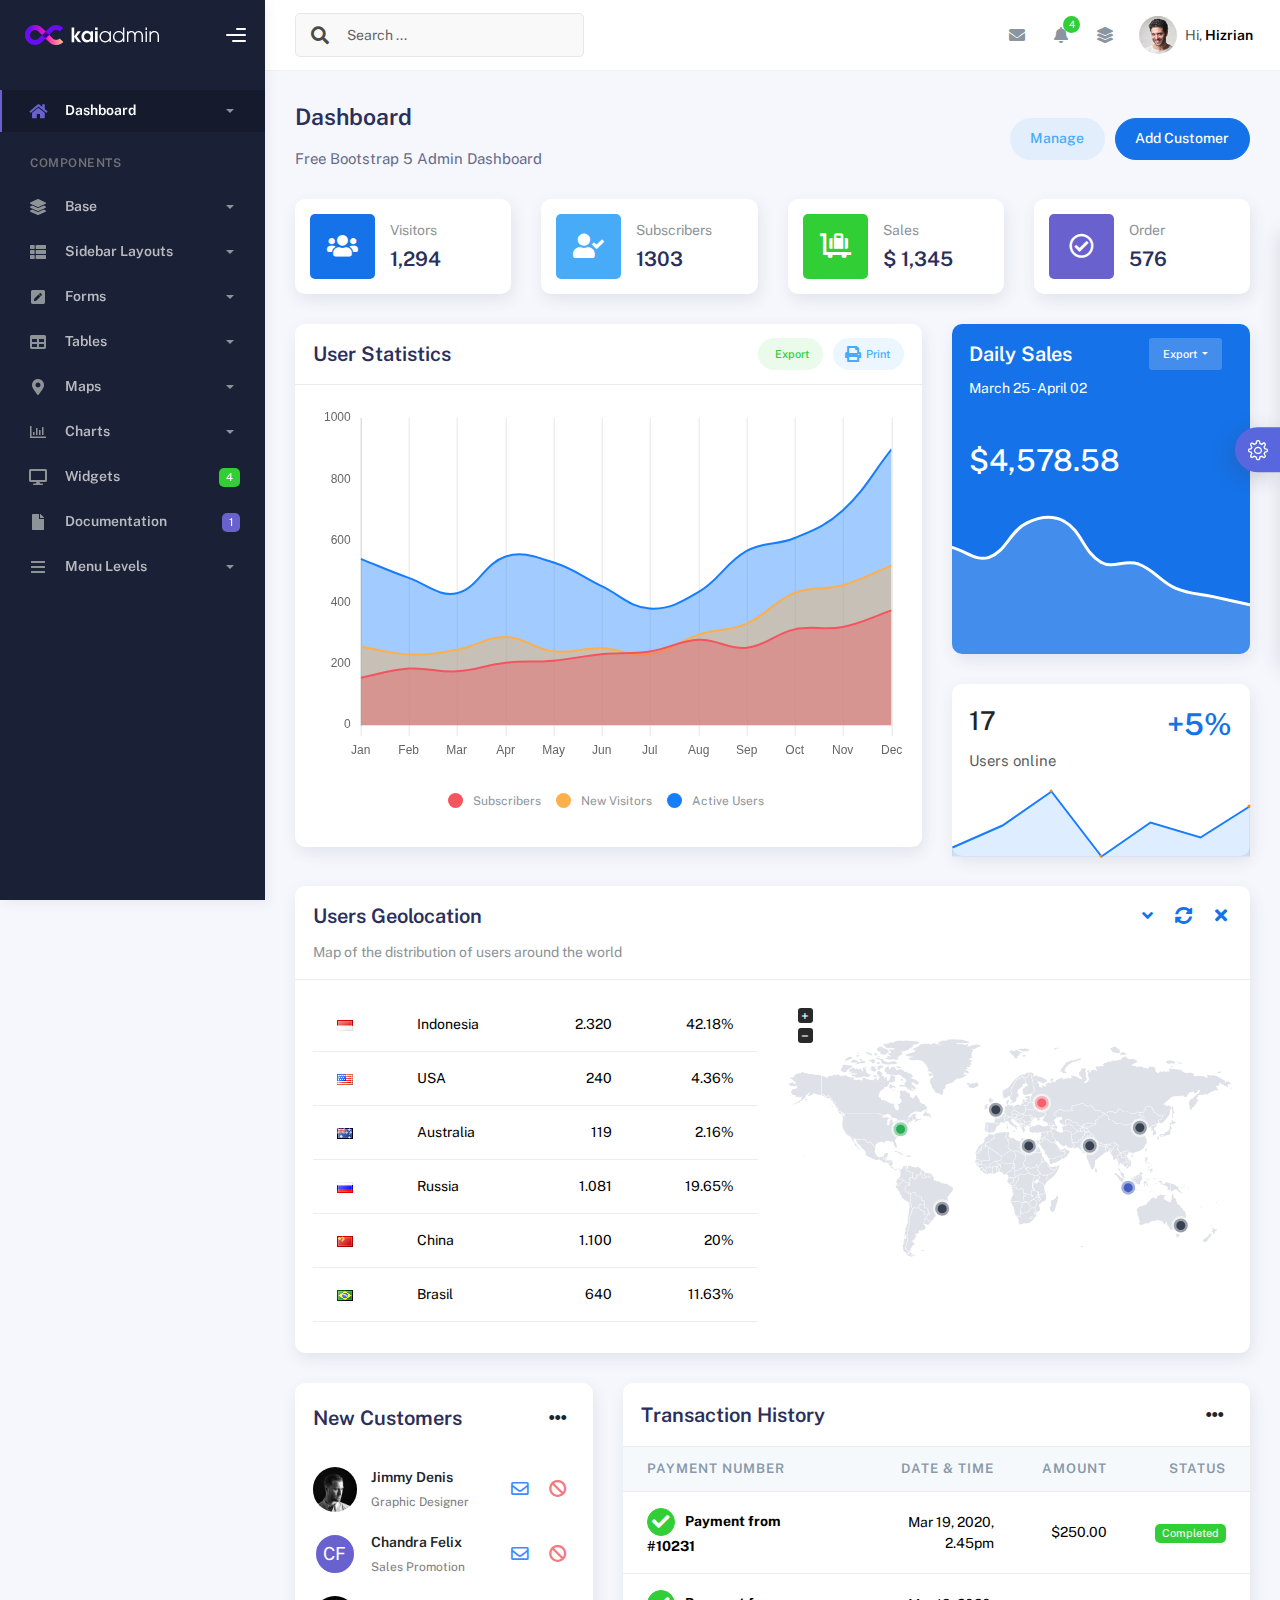
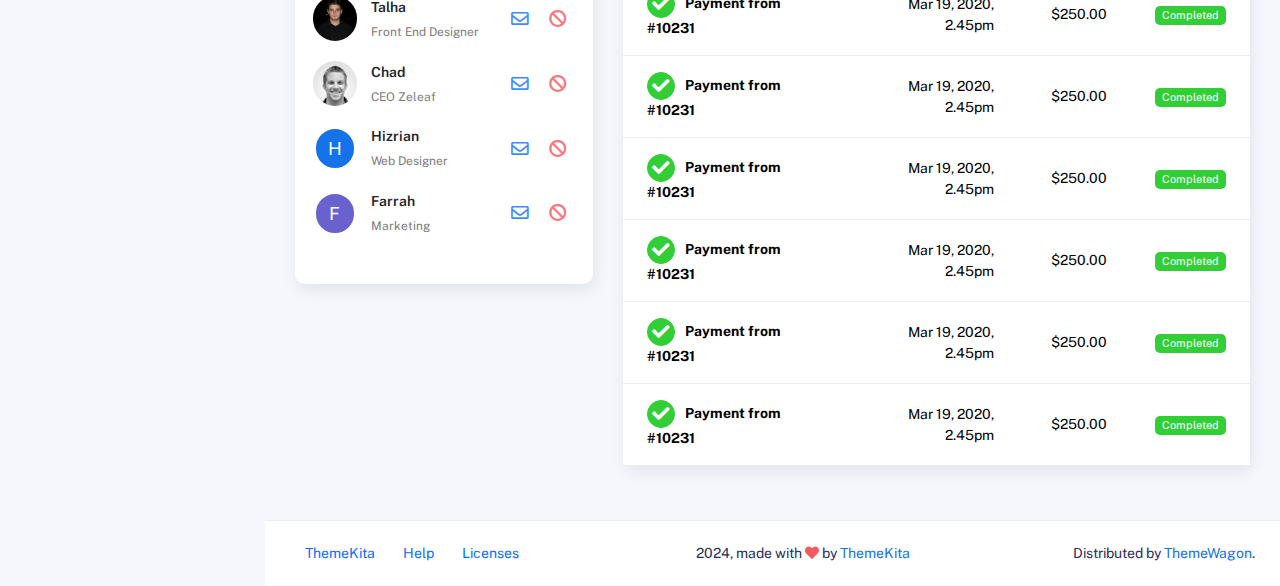
<file: public/admin/index.html>
<!DOCTYPE html>
<html lang="en">
  <head>
    <meta http-equiv="X-UA-Compatible" content="IE=edge" />
    <title>Kaiadmin - Bootstrap 5 Admin Dashboard</title>
    <meta
      content="width=device-width, initial-scale=1.0, shrink-to-fit=no"
      name="viewport"
    />
    <link
      rel="icon"
      href="assets/img/kaiadmin/favicon.ico"
      type="image/x-icon"
    />

    <!-- Fonts and icons -->
    <script src="assets/js/plugin/webfont/webfont.min.js"></script>
    <script>
      WebFont.load({
        google: { families: ["Public Sans:300,400,500,600,700"] },
        custom: {
          families: [
            "Font Awesome 5 Solid",
            "Font Awesome 5 Regular",
            "Font Awesome 5 Brands",
            "simple-line-icons",
          ],
          urls: ["assets/css/fonts.min.css"],
        },
        active: function () {
          sessionStorage.fonts = true;
        },
      });
    </script>

    <!-- CSS Files -->
    <link rel="stylesheet" href="assets/css/bootstrap.min.css" />
    <link rel="stylesheet" href="assets/css/plugins.min.css" />
    <link rel="stylesheet" href="assets/css/kaiadmin.min.css" />

    <!-- CSS Just for demo purpose, don't include it in your project -->
    <link rel="stylesheet" href="assets/css/demo.css" />
  </head>
  <body>
    <div class="wrapper">
      <!-- Sidebar -->
      <div class="sidebar" data-background-color="dark">
        <div class="sidebar-logo">
          <!-- Logo Header -->
          <div class="logo-header" data-background-color="dark">
            <a href="index.html" class="logo">
              <img
                src="assets/img/kaiadmin/logo_light.svg"
                alt="navbar brand"
                class="navbar-brand"
                height="20"
              />
            </a>
            <div class="nav-toggle">
              <button class="btn btn-toggle toggle-sidebar">
                <i class="gg-menu-right"></i>
              </button>
              <button class="btn btn-toggle sidenav-toggler">
                <i class="gg-menu-left"></i>
              </button>
            </div>
            <button class="topbar-toggler more">
              <i class="gg-more-vertical-alt"></i>
            </button>
          </div>
          <!-- End Logo Header -->
        </div>
        <div class="sidebar-wrapper scrollbar scrollbar-inner">
          <div class="sidebar-content">
            <ul class="nav nav-secondary">
              <li class="nav-item active">
                <a
                  data-bs-toggle="collapse"
                  href="#dashboard"
                  class="collapsed"
                  aria-expanded="false"
                >
                  <i class="fas fa-home"></i>
                  <p>Dashboard</p>
                  <span class="caret"></span>
                </a>
                <div class="collapse" id="dashboard">
                  <ul class="nav nav-collapse">
                    <li>
                      <a href="../demo1/index.html">
                        <span class="sub-item">Dashboard 1</span>
                      </a>
                    </li>
                  </ul>
                </div>
              </li>
              <li class="nav-section">
                <span class="sidebar-mini-icon">
                  <i class="fa fa-ellipsis-h"></i>
                </span>
                <h4 class="text-section">Components</h4>
              </li>
              <li class="nav-item">
                <a data-bs-toggle="collapse" href="#base">
                  <i class="fas fa-layer-group"></i>
                  <p>Base</p>
                  <span class="caret"></span>
                </a>
                <div class="collapse" id="base">
                  <ul class="nav nav-collapse">
                    <li>
                      <a href="components/avatars.html">
                        <span class="sub-item">Avatars</span>
                      </a>
                    </li>
                    <li>
                      <a href="components/buttons.html">
                        <span class="sub-item">Buttons</span>
                      </a>
                    </li>
                    <li>
                      <a href="components/gridsystem.html">
                        <span class="sub-item">Grid System</span>
                      </a>
                    </li>
                    <li>
                      <a href="components/panels.html">
                        <span class="sub-item">Panels</span>
                      </a>
                    </li>
                    <li>
                      <a href="components/notifications.html">
                        <span class="sub-item">Notifications</span>
                      </a>
                    </li>
                    <li>
                      <a href="components/sweetalert.html">
                        <span class="sub-item">Sweet Alert</span>
                      </a>
                    </li>
                    <li>
                      <a href="components/font-awesome-icons.html">
                        <span class="sub-item">Font Awesome Icons</span>
                      </a>
                    </li>
                    <li>
                      <a href="components/simple-line-icons.html">
                        <span class="sub-item">Simple Line Icons</span>
                      </a>
                    </li>
                    <li>
                      <a href="components/typography.html">
                        <span class="sub-item">Typography</span>
                      </a>
                    </li>
                  </ul>
                </div>
              </li>
              <li class="nav-item">
                <a data-bs-toggle="collapse" href="#sidebarLayouts">
                  <i class="fas fa-th-list"></i>
                  <p>Sidebar Layouts</p>
                  <span class="caret"></span>
                </a>
                <div class="collapse" id="sidebarLayouts">
                  <ul class="nav nav-collapse">
                    <li>
                      <a href="sidebar-style-2.html">
                        <span class="sub-item">Sidebar Style 2</span>
                      </a>
                    </li>
                    <li>
                      <a href="icon-menu.html">
                        <span class="sub-item">Icon Menu</span>
                      </a>
                    </li>
                  </ul>
                </div>
              </li>
              <li class="nav-item">
                <a data-bs-toggle="collapse" href="#forms">
                  <i class="fas fa-pen-square"></i>
                  <p>Forms</p>
                  <span class="caret"></span>
                </a>
                <div class="collapse" id="forms">
                  <ul class="nav nav-collapse">
                    <li>
                      <a href="forms/forms.html">
                        <span class="sub-item">Basic Form</span>
                      </a>
                    </li>
                  </ul>
                </div>
              </li>
              <li class="nav-item">
                <a data-bs-toggle="collapse" href="#tables">
                  <i class="fas fa-table"></i>
                  <p>Tables</p>
                  <span class="caret"></span>
                </a>
                <div class="collapse" id="tables">
                  <ul class="nav nav-collapse">
                    <li>
                      <a href="tables/tables.html">
                        <span class="sub-item">Basic Table</span>
                      </a>
                    </li>
                    <li>
                      <a href="tables/datatables.html">
                        <span class="sub-item">Datatables</span>
                      </a>
                    </li>
                  </ul>
                </div>
              </li>
              <li class="nav-item">
                <a data-bs-toggle="collapse" href="#maps">
                  <i class="fas fa-map-marker-alt"></i>
                  <p>Maps</p>
                  <span class="caret"></span>
                </a>
                <div class="collapse" id="maps">
                  <ul class="nav nav-collapse">
                    <li>
                      <a href="maps/googlemaps.html">
                        <span class="sub-item">Google Maps</span>
                      </a>
                    </li>
                    <li>
                      <a href="maps/jsvectormap.html">
                        <span class="sub-item">Jsvectormap</span>
                      </a>
                    </li>
                  </ul>
                </div>
              </li>
              <li class="nav-item">
                <a data-bs-toggle="collapse" href="#charts">
                  <i class="far fa-chart-bar"></i>
                  <p>Charts</p>
                  <span class="caret"></span>
                </a>
                <div class="collapse" id="charts">
                  <ul class="nav nav-collapse">
                    <li>
                      <a href="charts/charts.html">
                        <span class="sub-item">Chart Js</span>
                      </a>
                    </li>
                    <li>
                      <a href="charts/sparkline.html">
                        <span class="sub-item">Sparkline</span>
                      </a>
                    </li>
                  </ul>
                </div>
              </li>
              <li class="nav-item">
                <a href="widgets.html">
                  <i class="fas fa-desktop"></i>
                  <p>Widgets</p>
                  <span class="badge badge-success">4</span>
                </a>
              </li>
              <li class="nav-item">
                <a href="../../documentation/index.html">
                  <i class="fas fa-file"></i>
                  <p>Documentation</p>
                  <span class="badge badge-secondary">1</span>
                </a>
              </li>
              <li class="nav-item">
                <a data-bs-toggle="collapse" href="#submenu">
                  <i class="fas fa-bars"></i>
                  <p>Menu Levels</p>
                  <span class="caret"></span>
                </a>
                <div class="collapse" id="submenu">
                  <ul class="nav nav-collapse">
                    <li>
                      <a data-bs-toggle="collapse" href="#subnav1">
                        <span class="sub-item">Level 1</span>
                        <span class="caret"></span>
                      </a>
                      <div class="collapse" id="subnav1">
                        <ul class="nav nav-collapse subnav">
                          <li>
                            <a href="#">
                              <span class="sub-item">Level 2</span>
                            </a>
                          </li>
                          <li>
                            <a href="#">
                              <span class="sub-item">Level 2</span>
                            </a>
                          </li>
                        </ul>
                      </div>
                    </li>
                    <li>
                      <a data-bs-toggle="collapse" href="#subnav2">
                        <span class="sub-item">Level 1</span>
                        <span class="caret"></span>
                      </a>
                      <div class="collapse" id="subnav2">
                        <ul class="nav nav-collapse subnav">
                          <li>
                            <a href="#">
                              <span class="sub-item">Level 2</span>
                            </a>
                          </li>
                        </ul>
                      </div>
                    </li>
                    <li>
                      <a href="#">
                        <span class="sub-item">Level 1</span>
                      </a>
                    </li>
                  </ul>
                </div>
              </li>
            </ul>
          </div>
        </div>
      </div>
      <!-- End Sidebar -->

      <div class="main-panel">
        <div class="main-header">
          <div class="main-header-logo">
            <!-- Logo Header -->
            <div class="logo-header" data-background-color="dark">
              <a href="index.html" class="logo">
                <img
                  src="assets/img/kaiadmin/logo_light.svg"
                  alt="navbar brand"
                  class="navbar-brand"
                  height="20"
                />
              </a>
              <div class="nav-toggle">
                <button class="btn btn-toggle toggle-sidebar">
                  <i class="gg-menu-right"></i>
                </button>
                <button class="btn btn-toggle sidenav-toggler">
                  <i class="gg-menu-left"></i>
                </button>
              </div>
              <button class="topbar-toggler more">
                <i class="gg-more-vertical-alt"></i>
              </button>
            </div>
            <!-- End Logo Header -->
          </div>
          <!-- Navbar Header -->
          <nav
            class="navbar navbar-header navbar-header-transparent navbar-expand-lg border-bottom"
          >
            <div class="container-fluid">
              <nav
                class="navbar navbar-header-left navbar-expand-lg navbar-form nav-search p-0 d-none d-lg-flex"
              >
                <div class="input-group">
                  <div class="input-group-prepend">
                    <button type="submit" class="btn btn-search pe-1">
                      <i class="fa fa-search search-icon"></i>
                    </button>
                  </div>
                  <input
                    type="text"
                    placeholder="Search ..."
                    class="form-control"
                  />
                </div>
              </nav>

              <ul class="navbar-nav topbar-nav ms-md-auto align-items-center">
                <li
                  class="nav-item topbar-icon dropdown hidden-caret d-flex d-lg-none"
                >
                  <a
                    class="nav-link dropdown-toggle"
                    data-bs-toggle="dropdown"
                    href="#"
                    role="button"
                    aria-expanded="false"
                    aria-haspopup="true"
                  >
                    <i class="fa fa-search"></i>
                  </a>
                  <ul class="dropdown-menu dropdown-search animated fadeIn">
                    <form class="navbar-left navbar-form nav-search">
                      <div class="input-group">
                        <input
                          type="text"
                          placeholder="Search ..."
                          class="form-control"
                        />
                      </div>
                    </form>
                  </ul>
                </li>
                <li class="nav-item topbar-icon dropdown hidden-caret">
                  <a
                    class="nav-link dropdown-toggle"
                    href="#"
                    id="messageDropdown"
                    role="button"
                    data-bs-toggle="dropdown"
                    aria-haspopup="true"
                    aria-expanded="false"
                  >
                    <i class="fa fa-envelope"></i>
                  </a>
                  <ul
                    class="dropdown-menu messages-notif-box animated fadeIn"
                    aria-labelledby="messageDropdown"
                  >
                    <li>
                      <div
                        class="dropdown-title d-flex justify-content-between align-items-center"
                      >
                        Messages
                        <a href="#" class="small">Mark all as read</a>
                      </div>
                    </li>
                    <li>
                      <div class="message-notif-scroll scrollbar-outer">
                        <div class="notif-center">
                          <a href="#">
                            <div class="notif-img">
                              <img
                                src="assets/img/jm_denis.jpg"
                                alt="Img Profile"
                              />
                            </div>
                            <div class="notif-content">
                              <span class="subject">Jimmy Denis</span>
                              <span class="block"> How are you ? </span>
                              <span class="time">5 minutes ago</span>
                            </div>
                          </a>
                          <a href="#">
                            <div class="notif-img">
                              <img
                                src="assets/img/chadengle.jpg"
                                alt="Img Profile"
                              />
                            </div>
                            <div class="notif-content">
                              <span class="subject">Chad</span>
                              <span class="block"> Ok, Thanks ! </span>
                              <span class="time">12 minutes ago</span>
                            </div>
                          </a>
                          <a href="#">
                            <div class="notif-img">
                              <img
                                src="assets/img/mlane.jpg"
                                alt="Img Profile"
                              />
                            </div>
                            <div class="notif-content">
                              <span class="subject">Jhon Doe</span>
                              <span class="block">
                                Ready for the meeting today...
                              </span>
                              <span class="time">12 minutes ago</span>
                            </div>
                          </a>
                          <a href="#">
                            <div class="notif-img">
                              <img
                                src="assets/img/talha.jpg"
                                alt="Img Profile"
                              />
                            </div>
                            <div class="notif-content">
                              <span class="subject">Talha</span>
                              <span class="block"> Hi, Apa Kabar ? </span>
                              <span class="time">17 minutes ago</span>
                            </div>
                          </a>
                        </div>
                      </div>
                    </li>
                    <li>
                      <a class="see-all" href="javascript:void(0);"
                        >See all messages<i class="fa fa-angle-right"></i>
                      </a>
                    </li>
                  </ul>
                </li>
                <li class="nav-item topbar-icon dropdown hidden-caret">
                  <a
                    class="nav-link dropdown-toggle"
                    href="#"
                    id="notifDropdown"
                    role="button"
                    data-bs-toggle="dropdown"
                    aria-haspopup="true"
                    aria-expanded="false"
                  >
                    <i class="fa fa-bell"></i>
                    <span class="notification">4</span>
                  </a>
                  <ul
                    class="dropdown-menu notif-box animated fadeIn"
                    aria-labelledby="notifDropdown"
                  >
                    <li>
                      <div class="dropdown-title">
                        You have 4 new notification
                      </div>
                    </li>
                    <li>
                      <div class="notif-scroll scrollbar-outer">
                        <div class="notif-center">
                          <a href="#">
                            <div class="notif-icon notif-primary">
                              <i class="fa fa-user-plus"></i>
                            </div>
                            <div class="notif-content">
                              <span class="block"> New user registered </span>
                              <span class="time">5 minutes ago</span>
                            </div>
                          </a>
                          <a href="#">
                            <div class="notif-icon notif-success">
                              <i class="fa fa-comment"></i>
                            </div>
                            <div class="notif-content">
                              <span class="block">
                                Rahmad commented on Admin
                              </span>
                              <span class="time">12 minutes ago</span>
                            </div>
                          </a>
                          <a href="#">
                            <div class="notif-img">
                              <img
                                src="assets/img/profile2.jpg"
                                alt="Img Profile"
                              />
                            </div>
                            <div class="notif-content">
                              <span class="block">
                                Reza send messages to you
                              </span>
                              <span class="time">12 minutes ago</span>
                            </div>
                          </a>
                          <a href="#">
                            <div class="notif-icon notif-danger">
                              <i class="fa fa-heart"></i>
                            </div>
                            <div class="notif-content">
                              <span class="block"> Farrah liked Admin </span>
                              <span class="time">17 minutes ago</span>
                            </div>
                          </a>
                        </div>
                      </div>
                    </li>
                    <li>
                      <a class="see-all" href="javascript:void(0);"
                        >See all notifications<i class="fa fa-angle-right"></i>
                      </a>
                    </li>
                  </ul>
                </li>
                <li class="nav-item topbar-icon dropdown hidden-caret">
                  <a
                    class="nav-link"
                    data-bs-toggle="dropdown"
                    href="#"
                    aria-expanded="false"
                  >
                    <i class="fas fa-layer-group"></i>
                  </a>
                  <div class="dropdown-menu quick-actions animated fadeIn">
                    <div class="quick-actions-header">
                      <span class="title mb-1">Quick Actions</span>
                      <span class="subtitle op-7">Shortcuts</span>
                    </div>
                    <div class="quick-actions-scroll scrollbar-outer">
                      <div class="quick-actions-items">
                        <div class="row m-0">
                          <a class="col-6 col-md-4 p-0" href="#">
                            <div class="quick-actions-item">
                              <div class="avatar-item bg-danger rounded-circle">
                                <i class="far fa-calendar-alt"></i>
                              </div>
                              <span class="text">Calendar</span>
                            </div>
                          </a>
                          <a class="col-6 col-md-4 p-0" href="#">
                            <div class="quick-actions-item">
                              <div
                                class="avatar-item bg-warning rounded-circle"
                              >
                                <i class="fas fa-map"></i>
                              </div>
                              <span class="text">Maps</span>
                            </div>
                          </a>
                          <a class="col-6 col-md-4 p-0" href="#">
                            <div class="quick-actions-item">
                              <div class="avatar-item bg-info rounded-circle">
                                <i class="fas fa-file-excel"></i>
                              </div>
                              <span class="text">Reports</span>
                            </div>
                          </a>
                          <a class="col-6 col-md-4 p-0" href="#">
                            <div class="quick-actions-item">
                              <div
                                class="avatar-item bg-success rounded-circle"
                              >
                                <i class="fas fa-envelope"></i>
                              </div>
                              <span class="text">Emails</span>
                            </div>
                          </a>
                          <a class="col-6 col-md-4 p-0" href="#">
                            <div class="quick-actions-item">
                              <div
                                class="avatar-item bg-primary rounded-circle"
                              >
                                <i class="fas fa-file-invoice-dollar"></i>
                              </div>
                              <span class="text">Invoice</span>
                            </div>
                          </a>
                          <a class="col-6 col-md-4 p-0" href="#">
                            <div class="quick-actions-item">
                              <div
                                class="avatar-item bg-secondary rounded-circle"
                              >
                                <i class="fas fa-credit-card"></i>
                              </div>
                              <span class="text">Payments</span>
                            </div>
                          </a>
                        </div>
                      </div>
                    </div>
                  </div>
                </li>

                <li class="nav-item topbar-user dropdown hidden-caret">
                  <a
                    class="dropdown-toggle profile-pic"
                    data-bs-toggle="dropdown"
                    href="#"
                    aria-expanded="false"
                  >
                    <div class="avatar-sm">
                      <img
                        src="assets/img/profile.jpg"
                        alt="..."
                        class="avatar-img rounded-circle"
                      />
                    </div>
                    <span class="profile-username">
                      <span class="op-7">Hi,</span>
                      <span class="fw-bold">Hizrian</span>
                    </span>
                  </a>
                  <ul class="dropdown-menu dropdown-user animated fadeIn">
                    <div class="dropdown-user-scroll scrollbar-outer">
                      <li>
                        <div class="user-box">
                          <div class="avatar-lg">
                            <img
                              src="assets/img/profile.jpg"
                              alt="image profile"
                              class="avatar-img rounded"
                            />
                          </div>
                          <div class="u-text">
                            <h4>Hizrian</h4>
                            <p class="text-muted">hello@example.com</p>
                            <a
                              href="profile.html"
                              class="btn btn-xs btn-secondary btn-sm"
                              >View Profile</a
                            >
                          </div>
                        </div>
                      </li>
                      <li>
                        <div class="dropdown-divider"></div>
                        <a class="dropdown-item" href="#">My Profile</a>
                        <a class="dropdown-item" href="#">My Balance</a>
                        <a class="dropdown-item" href="#">Inbox</a>
                        <div class="dropdown-divider"></div>
                        <a class="dropdown-item" href="#">Account Setting</a>
                        <div class="dropdown-divider"></div>
                        <a class="dropdown-item" href="#">Logout</a>
                      </li>
                    </div>
                  </ul>
                </li>
              </ul>
            </div>
          </nav>
          <!-- End Navbar -->
        </div>

        <div class="container">
          <div class="page-inner">
            <div
              class="d-flex align-items-left align-items-md-center flex-column flex-md-row pt-2 pb-4"
            >
              <div>
                <h3 class="fw-bold mb-3">Dashboard</h3>
                <h6 class="op-7 mb-2">Free Bootstrap 5 Admin Dashboard</h6>
              </div>
              <div class="ms-md-auto py-2 py-md-0">
                <a href="#" class="btn btn-label-info btn-round me-2">Manage</a>
                <a href="#" class="btn btn-primary btn-round">Add Customer</a>
              </div>
            </div>
            <div class="row">
              <div class="col-sm-6 col-md-3">
                <div class="card card-stats card-round">
                  <div class="card-body">
                    <div class="row align-items-center">
                      <div class="col-icon">
                        <div
                          class="icon-big text-center icon-primary bubble-shadow-small"
                        >
                          <i class="fas fa-users"></i>
                        </div>
                      </div>
                      <div class="col col-stats ms-3 ms-sm-0">
                        <div class="numbers">
                          <p class="card-category">Visitors</p>
                          <h4 class="card-title">1,294</h4>
                        </div>
                      </div>
                    </div>
                  </div>
                </div>
              </div>
              <div class="col-sm-6 col-md-3">
                <div class="card card-stats card-round">
                  <div class="card-body">
                    <div class="row align-items-center">
                      <div class="col-icon">
                        <div
                          class="icon-big text-center icon-info bubble-shadow-small"
                        >
                          <i class="fas fa-user-check"></i>
                        </div>
                      </div>
                      <div class="col col-stats ms-3 ms-sm-0">
                        <div class="numbers">
                          <p class="card-category">Subscribers</p>
                          <h4 class="card-title">1303</h4>
                        </div>
                      </div>
                    </div>
                  </div>
                </div>
              </div>
              <div class="col-sm-6 col-md-3">
                <div class="card card-stats card-round">
                  <div class="card-body">
                    <div class="row align-items-center">
                      <div class="col-icon">
                        <div
                          class="icon-big text-center icon-success bubble-shadow-small"
                        >
                          <i class="fas fa-luggage-cart"></i>
                        </div>
                      </div>
                      <div class="col col-stats ms-3 ms-sm-0">
                        <div class="numbers">
                          <p class="card-category">Sales</p>
                          <h4 class="card-title">$ 1,345</h4>
                        </div>
                      </div>
                    </div>
                  </div>
                </div>
              </div>
              <div class="col-sm-6 col-md-3">
                <div class="card card-stats card-round">
                  <div class="card-body">
                    <div class="row align-items-center">
                      <div class="col-icon">
                        <div
                          class="icon-big text-center icon-secondary bubble-shadow-small"
                        >
                          <i class="far fa-check-circle"></i>
                        </div>
                      </div>
                      <div class="col col-stats ms-3 ms-sm-0">
                        <div class="numbers">
                          <p class="card-category">Order</p>
                          <h4 class="card-title">576</h4>
                        </div>
                      </div>
                    </div>
                  </div>
                </div>
              </div>
            </div>
            <div class="row">
              <div class="col-md-8">
                <div class="card card-round">
                  <div class="card-header">
                    <div class="card-head-row">
                      <div class="card-title">User Statistics</div>
                      <div class="card-tools">
                        <a
                          href="#"
                          class="btn btn-label-success btn-round btn-sm me-2"
                        >
                          <span class="btn-label">
                            <i class="fa fa-pencil"></i>
                          </span>
                          Export
                        </a>
                        <a href="#" class="btn btn-label-info btn-round btn-sm">
                          <span class="btn-label">
                            <i class="fa fa-print"></i>
                          </span>
                          Print
                        </a>
                      </div>
                    </div>
                  </div>
                  <div class="card-body">
                    <div class="chart-container" style="min-height: 375px">
                      <canvas id="statisticsChart"></canvas>
                    </div>
                    <div id="myChartLegend"></div>
                  </div>
                </div>
              </div>
              <div class="col-md-4">
                <div class="card card-primary card-round">
                  <div class="card-header">
                    <div class="card-head-row">
                      <div class="card-title">Daily Sales</div>
                      <div class="card-tools">
                        <div class="dropdown">
                          <button
                            class="btn btn-sm btn-label-light dropdown-toggle"
                            type="button"
                            id="dropdownMenuButton"
                            data-bs-toggle="dropdown"
                            aria-haspopup="true"
                            aria-expanded="false"
                          >
                            Export
                          </button>
                          <div
                            class="dropdown-menu"
                            aria-labelledby="dropdownMenuButton"
                          >
                            <a class="dropdown-item" href="#">Action</a>
                            <a class="dropdown-item" href="#">Another action</a>
                            <a class="dropdown-item" href="#"
                              >Something else here</a
                            >
                          </div>
                        </div>
                      </div>
                    </div>
                    <div class="card-category">March 25 - April 02</div>
                  </div>
                  <div class="card-body pb-0">
                    <div class="mb-4 mt-2">
                      <h1>$4,578.58</h1>
                    </div>
                    <div class="pull-in">
                      <canvas id="dailySalesChart"></canvas>
                    </div>
                  </div>
                </div>
                <div class="card card-round">
                  <div class="card-body pb-0">
                    <div class="h1 fw-bold float-end text-primary">+5%</div>
                    <h2 class="mb-2">17</h2>
                    <p class="text-muted">Users online</p>
                    <div class="pull-in sparkline-fix">
                      <div id="lineChart"></div>
                    </div>
                  </div>
                </div>
              </div>
            </div>
            <div class="row">
              <div class="col-md-12">
                <div class="card card-round">
                  <div class="card-header">
                    <div class="card-head-row card-tools-still-right">
                      <h4 class="card-title">Users Geolocation</h4>
                      <div class="card-tools">
                        <button
                          class="btn btn-icon btn-link btn-primary btn-xs"
                        >
                          <span class="fa fa-angle-down"></span>
                        </button>
                        <button
                          class="btn btn-icon btn-link btn-primary btn-xs btn-refresh-card"
                        >
                          <span class="fa fa-sync-alt"></span>
                        </button>
                        <button
                          class="btn btn-icon btn-link btn-primary btn-xs"
                        >
                          <span class="fa fa-times"></span>
                        </button>
                      </div>
                    </div>
                    <p class="card-category">
                      Map of the distribution of users around the world
                    </p>
                  </div>
                  <div class="card-body">
                    <div class="row">
                      <div class="col-md-6">
                        <div class="table-responsive table-hover table-sales">
                          <table class="table">
                            <tbody>
                              <tr>
                                <td>
                                  <div class="flag">
                                    <img
                                      src="assets/img/flags/id.png"
                                      alt="indonesia"
                                    />
                                  </div>
                                </td>
                                <td>Indonesia</td>
                                <td class="text-end">2.320</td>
                                <td class="text-end">42.18%</td>
                              </tr>
                              <tr>
                                <td>
                                  <div class="flag">
                                    <img
                                      src="assets/img/flags/us.png"
                                      alt="united states"
                                    />
                                  </div>
                                </td>
                                <td>USA</td>
                                <td class="text-end">240</td>
                                <td class="text-end">4.36%</td>
                              </tr>
                              <tr>
                                <td>
                                  <div class="flag">
                                    <img
                                      src="assets/img/flags/au.png"
                                      alt="australia"
                                    />
                                  </div>
                                </td>
                                <td>Australia</td>
                                <td class="text-end">119</td>
                                <td class="text-end">2.16%</td>
                              </tr>
                              <tr>
                                <td>
                                  <div class="flag">
                                    <img
                                      src="assets/img/flags/ru.png"
                                      alt="russia"
                                    />
                                  </div>
                                </td>
                                <td>Russia</td>
                                <td class="text-end">1.081</td>
                                <td class="text-end">19.65%</td>
                              </tr>
                              <tr>
                                <td>
                                  <div class="flag">
                                    <img
                                      src="assets/img/flags/cn.png"
                                      alt="china"
                                    />
                                  </div>
                                </td>
                                <td>China</td>
                                <td class="text-end">1.100</td>
                                <td class="text-end">20%</td>
                              </tr>
                              <tr>
                                <td>
                                  <div class="flag">
                                    <img
                                      src="assets/img/flags/br.png"
                                      alt="brazil"
                                    />
                                  </div>
                                </td>
                                <td>Brasil</td>
                                <td class="text-end">640</td>
                                <td class="text-end">11.63%</td>
                              </tr>
                            </tbody>
                          </table>
                        </div>
                      </div>
                      <div class="col-md-6">
                        <div class="mapcontainer">
                          <div
                            id="world-map"
                            class="w-100"
                            style="height: 300px"
                          ></div>
                        </div>
                      </div>
                    </div>
                  </div>
                </div>
              </div>
            </div>
            <div class="row">
              <div class="col-md-4">
                <div class="card card-round">
                  <div class="card-body">
                    <div class="card-head-row card-tools-still-right">
                      <div class="card-title">New Customers</div>
                      <div class="card-tools">
                        <div class="dropdown">
                          <button
                            class="btn btn-icon btn-clean me-0"
                            type="button"
                            id="dropdownMenuButton"
                            data-bs-toggle="dropdown"
                            aria-haspopup="true"
                            aria-expanded="false"
                          >
                            <i class="fas fa-ellipsis-h"></i>
                          </button>
                          <div
                            class="dropdown-menu"
                            aria-labelledby="dropdownMenuButton"
                          >
                            <a class="dropdown-item" href="#">Action</a>
                            <a class="dropdown-item" href="#">Another action</a>
                            <a class="dropdown-item" href="#"
                              >Something else here</a
                            >
                          </div>
                        </div>
                      </div>
                    </div>
                    <div class="card-list py-4">
                      <div class="item-list">
                        <div class="avatar">
                          <img
                            src="assets/img/jm_denis.jpg"
                            alt="..."
                            class="avatar-img rounded-circle"
                          />
                        </div>
                        <div class="info-user ms-3">
                          <div class="username">Jimmy Denis</div>
                          <div class="status">Graphic Designer</div>
                        </div>
                        <button class="btn btn-icon btn-link op-8 me-1">
                          <i class="far fa-envelope"></i>
                        </button>
                        <button class="btn btn-icon btn-link btn-danger op-8">
                          <i class="fas fa-ban"></i>
                        </button>
                      </div>
                      <div class="item-list">
                        <div class="avatar">
                          <span
                            class="avatar-title rounded-circle border border-white"
                            >CF</span
                          >
                        </div>
                        <div class="info-user ms-3">
                          <div class="username">Chandra Felix</div>
                          <div class="status">Sales Promotion</div>
                        </div>
                        <button class="btn btn-icon btn-link op-8 me-1">
                          <i class="far fa-envelope"></i>
                        </button>
                        <button class="btn btn-icon btn-link btn-danger op-8">
                          <i class="fas fa-ban"></i>
                        </button>
                      </div>
                      <div class="item-list">
                        <div class="avatar">
                          <img
                            src="assets/img/talha.jpg"
                            alt="..."
                            class="avatar-img rounded-circle"
                          />
                        </div>
                        <div class="info-user ms-3">
                          <div class="username">Talha</div>
                          <div class="status">Front End Designer</div>
                        </div>
                        <button class="btn btn-icon btn-link op-8 me-1">
                          <i class="far fa-envelope"></i>
                        </button>
                        <button class="btn btn-icon btn-link btn-danger op-8">
                          <i class="fas fa-ban"></i>
                        </button>
                      </div>
                      <div class="item-list">
                        <div class="avatar">
                          <img
                            src="assets/img/chadengle.jpg"
                            alt="..."
                            class="avatar-img rounded-circle"
                          />
                        </div>
                        <div class="info-user ms-3">
                          <div class="username">Chad</div>
                          <div class="status">CEO Zeleaf</div>
                        </div>
                        <button class="btn btn-icon btn-link op-8 me-1">
                          <i class="far fa-envelope"></i>
                        </button>
                        <button class="btn btn-icon btn-link btn-danger op-8">
                          <i class="fas fa-ban"></i>
                        </button>
                      </div>
                      <div class="item-list">
                        <div class="avatar">
                          <span
                            class="avatar-title rounded-circle border border-white bg-primary"
                            >H</span
                          >
                        </div>
                        <div class="info-user ms-3">
                          <div class="username">Hizrian</div>
                          <div class="status">Web Designer</div>
                        </div>
                        <button class="btn btn-icon btn-link op-8 me-1">
                          <i class="far fa-envelope"></i>
                        </button>
                        <button class="btn btn-icon btn-link btn-danger op-8">
                          <i class="fas fa-ban"></i>
                        </button>
                      </div>
                      <div class="item-list">
                        <div class="avatar">
                          <span
                            class="avatar-title rounded-circle border border-white bg-secondary"
                            >F</span
                          >
                        </div>
                        <div class="info-user ms-3">
                          <div class="username">Farrah</div>
                          <div class="status">Marketing</div>
                        </div>
                        <button class="btn btn-icon btn-link op-8 me-1">
                          <i class="far fa-envelope"></i>
                        </button>
                        <button class="btn btn-icon btn-link btn-danger op-8">
                          <i class="fas fa-ban"></i>
                        </button>
                      </div>
                    </div>
                  </div>
                </div>
              </div>
              <div class="col-md-8">
                <div class="card card-round">
                  <div class="card-header">
                    <div class="card-head-row card-tools-still-right">
                      <div class="card-title">Transaction History</div>
                      <div class="card-tools">
                        <div class="dropdown">
                          <button
                            class="btn btn-icon btn-clean me-0"
                            type="button"
                            id="dropdownMenuButton"
                            data-bs-toggle="dropdown"
                            aria-haspopup="true"
                            aria-expanded="false"
                          >
                            <i class="fas fa-ellipsis-h"></i>
                          </button>
                          <div
                            class="dropdown-menu"
                            aria-labelledby="dropdownMenuButton"
                          >
                            <a class="dropdown-item" href="#">Action</a>
                            <a class="dropdown-item" href="#">Another action</a>
                            <a class="dropdown-item" href="#"
                              >Something else here</a
                            >
                          </div>
                        </div>
                      </div>
                    </div>
                  </div>
                  <div class="card-body p-0">
                    <div class="table-responsive">
                      <!-- Projects table -->
                      <table class="table align-items-center mb-0">
                        <thead class="thead-light">
                          <tr>
                            <th scope="col">Payment Number</th>
                            <th scope="col" class="text-end">Date & Time</th>
                            <th scope="col" class="text-end">Amount</th>
                            <th scope="col" class="text-end">Status</th>
                          </tr>
                        </thead>
                        <tbody>
                          <tr>
                            <th scope="row">
                              <button
                                class="btn btn-icon btn-round btn-success btn-sm me-2"
                              >
                                <i class="fa fa-check"></i>
                              </button>
                              Payment from #10231
                            </th>
                            <td class="text-end">Mar 19, 2020, 2.45pm</td>
                            <td class="text-end">$250.00</td>
                            <td class="text-end">
                              <span class="badge badge-success">Completed</span>
                            </td>
                          </tr>
                          <tr>
                            <th scope="row">
                              <button
                                class="btn btn-icon btn-round btn-success btn-sm me-2"
                              >
                                <i class="fa fa-check"></i>
                              </button>
                              Payment from #10231
                            </th>
                            <td class="text-end">Mar 19, 2020, 2.45pm</td>
                            <td class="text-end">$250.00</td>
                            <td class="text-end">
                              <span class="badge badge-success">Completed</span>
                            </td>
                          </tr>
                          <tr>
                            <th scope="row">
                              <button
                                class="btn btn-icon btn-round btn-success btn-sm me-2"
                              >
                                <i class="fa fa-check"></i>
                              </button>
                              Payment from #10231
                            </th>
                            <td class="text-end">Mar 19, 2020, 2.45pm</td>
                            <td class="text-end">$250.00</td>
                            <td class="text-end">
                              <span class="badge badge-success">Completed</span>
                            </td>
                          </tr>
                          <tr>
                            <th scope="row">
                              <button
                                class="btn btn-icon btn-round btn-success btn-sm me-2"
                              >
                                <i class="fa fa-check"></i>
                              </button>
                              Payment from #10231
                            </th>
                            <td class="text-end">Mar 19, 2020, 2.45pm</td>
                            <td class="text-end">$250.00</td>
                            <td class="text-end">
                              <span class="badge badge-success">Completed</span>
                            </td>
                          </tr>
                          <tr>
                            <th scope="row">
                              <button
                                class="btn btn-icon btn-round btn-success btn-sm me-2"
                              >
                                <i class="fa fa-check"></i>
                              </button>
                              Payment from #10231
                            </th>
                            <td class="text-end">Mar 19, 2020, 2.45pm</td>
                            <td class="text-end">$250.00</td>
                            <td class="text-end">
                              <span class="badge badge-success">Completed</span>
                            </td>
                          </tr>
                          <tr>
                            <th scope="row">
                              <button
                                class="btn btn-icon btn-round btn-success btn-sm me-2"
                              >
                                <i class="fa fa-check"></i>
                              </button>
                              Payment from #10231
                            </th>
                            <td class="text-end">Mar 19, 2020, 2.45pm</td>
                            <td class="text-end">$250.00</td>
                            <td class="text-end">
                              <span class="badge badge-success">Completed</span>
                            </td>
                          </tr>
                          <tr>
                            <th scope="row">
                              <button
                                class="btn btn-icon btn-round btn-success btn-sm me-2"
                              >
                                <i class="fa fa-check"></i>
                              </button>
                              Payment from #10231
                            </th>
                            <td class="text-end">Mar 19, 2020, 2.45pm</td>
                            <td class="text-end">$250.00</td>
                            <td class="text-end">
                              <span class="badge badge-success">Completed</span>
                            </td>
                          </tr>
                        </tbody>
                      </table>
                    </div>
                  </div>
                </div>
              </div>
            </div>
          </div>
        </div>

        <footer class="footer">
          <div class="container-fluid d-flex justify-content-between">
            <nav class="pull-left">
              <ul class="nav">
                <li class="nav-item">
                  <a class="nav-link" href="http://www.themekita.com">
                    ThemeKita
                  </a>
                </li>
                <li class="nav-item">
                  <a class="nav-link" href="#"> Help </a>
                </li>
                <li class="nav-item">
                  <a class="nav-link" href="#"> Licenses </a>
                </li>
              </ul>
            </nav>
            <div class="copyright">
              2024, made with <i class="fa fa-heart heart text-danger"></i> by
              <a href="http://www.themekita.com">ThemeKita</a>
            </div>
            <div>
              Distributed by
              <a target="_blank" href="https://themewagon.com/">ThemeWagon</a>.
            </div>
          </div>
        </footer>
      </div>

      <!-- Custom template | don't include it in your project! -->
      <div class="custom-template">
        <div class="title">Settings</div>
        <div class="custom-content">
          <div class="switcher">
            <div class="switch-block">
              <h4>Logo Header</h4>
              <div class="btnSwitch">
                <button
                  type="button"
                  class="selected changeLogoHeaderColor"
                  data-color="dark"
                ></button>
                <button
                  type="button"
                  class="changeLogoHeaderColor"
                  data-color="blue"
                ></button>
                <button
                  type="button"
                  class="changeLogoHeaderColor"
                  data-color="purple"
                ></button>
                <button
                  type="button"
                  class="changeLogoHeaderColor"
                  data-color="light-blue"
                ></button>
                <button
                  type="button"
                  class="changeLogoHeaderColor"
                  data-color="green"
                ></button>
                <button
                  type="button"
                  class="changeLogoHeaderColor"
                  data-color="orange"
                ></button>
                <button
                  type="button"
                  class="changeLogoHeaderColor"
                  data-color="red"
                ></button>
                <button
                  type="button"
                  class="changeLogoHeaderColor"
                  data-color="white"
                ></button>
                <br />
                <button
                  type="button"
                  class="changeLogoHeaderColor"
                  data-color="dark2"
                ></button>
                <button
                  type="button"
                  class="changeLogoHeaderColor"
                  data-color="blue2"
                ></button>
                <button
                  type="button"
                  class="changeLogoHeaderColor"
                  data-color="purple2"
                ></button>
                <button
                  type="button"
                  class="changeLogoHeaderColor"
                  data-color="light-blue2"
                ></button>
                <button
                  type="button"
                  class="changeLogoHeaderColor"
                  data-color="green2"
                ></button>
                <button
                  type="button"
                  class="changeLogoHeaderColor"
                  data-color="orange2"
                ></button>
                <button
                  type="button"
                  class="changeLogoHeaderColor"
                  data-color="red2"
                ></button>
              </div>
            </div>
            <div class="switch-block">
              <h4>Navbar Header</h4>
              <div class="btnSwitch">
                <button
                  type="button"
                  class="changeTopBarColor"
                  data-color="dark"
                ></button>
                <button
                  type="button"
                  class="changeTopBarColor"
                  data-color="blue"
                ></button>
                <button
                  type="button"
                  class="changeTopBarColor"
                  data-color="purple"
                ></button>
                <button
                  type="button"
                  class="changeTopBarColor"
                  data-color="light-blue"
                ></button>
                <button
                  type="button"
                  class="changeTopBarColor"
                  data-color="green"
                ></button>
                <button
                  type="button"
                  class="changeTopBarColor"
                  data-color="orange"
                ></button>
                <button
                  type="button"
                  class="changeTopBarColor"
                  data-color="red"
                ></button>
                <button
                  type="button"
                  class="selected changeTopBarColor"
                  data-color="white"
                ></button>
                <br />
                <button
                  type="button"
                  class="changeTopBarColor"
                  data-color="dark2"
                ></button>
                <button
                  type="button"
                  class="changeTopBarColor"
                  data-color="blue2"
                ></button>
                <button
                  type="button"
                  class="changeTopBarColor"
                  data-color="purple2"
                ></button>
                <button
                  type="button"
                  class="changeTopBarColor"
                  data-color="light-blue2"
                ></button>
                <button
                  type="button"
                  class="changeTopBarColor"
                  data-color="green2"
                ></button>
                <button
                  type="button"
                  class="changeTopBarColor"
                  data-color="orange2"
                ></button>
                <button
                  type="button"
                  class="changeTopBarColor"
                  data-color="red2"
                ></button>
              </div>
            </div>
            <div class="switch-block">
              <h4>Sidebar</h4>
              <div class="btnSwitch">
                <button
                  type="button"
                  class="changeSideBarColor"
                  data-color="white"
                ></button>
                <button
                  type="button"
                  class="selected changeSideBarColor"
                  data-color="dark"
                ></button>
                <button
                  type="button"
                  class="changeSideBarColor"
                  data-color="dark2"
                ></button>
              </div>
            </div>
          </div>
        </div>
        <div class="custom-toggle">
          <i class="icon-settings"></i>
        </div>
      </div>
      <!-- End Custom template -->
    </div>
    <!--   Core JS Files   -->
    <script src="assets/js/core/jquery-3.7.1.min.js"></script>
    <script src="assets/js/core/popper.min.js"></script>
    <script src="assets/js/core/bootstrap.min.js"></script>

    <!-- jQuery Scrollbar -->
    <script src="assets/js/plugin/jquery-scrollbar/jquery.scrollbar.min.js"></script>

    <!-- Chart JS -->
    <script src="assets/js/plugin/chart.js/chart.min.js"></script>

    <!-- jQuery Sparkline -->
    <script src="assets/js/plugin/jquery.sparkline/jquery.sparkline.min.js"></script>

    <!-- Chart Circle -->
    <script src="assets/js/plugin/chart-circle/circles.min.js"></script>

    <!-- Datatables -->
    <script src="assets/js/plugin/datatables/datatables.min.js"></script>

    <!-- Bootstrap Notify -->
    <script src="assets/js/plugin/bootstrap-notify/bootstrap-notify.min.js"></script>

    <!-- jQuery Vector Maps -->
    <script src="assets/js/plugin/jsvectormap/jsvectormap.min.js"></script>
    <script src="assets/js/plugin/jsvectormap/world.js"></script>

    <!-- Sweet Alert -->
    <script src="assets/js/plugin/sweetalert/sweetalert.min.js"></script>

    <!-- Kaiadmin JS -->
    <script src="assets/js/kaiadmin.min.js"></script>

    <!-- Kaiadmin DEMO methods, don't include it in your project! -->
    <script src="assets/js/setting-demo.js"></script>
    <script src="assets/js/demo.js"></script>
    <script>
      $("#lineChart").sparkline([102, 109, 120, 99, 110, 105, 115], {
        type: "line",
        height: "70",
        width: "100%",
        lineWidth: "2",
        lineColor: "#177dff",
        fillColor: "rgba(23, 125, 255, 0.14)",
      });

      $("#lineChart2").sparkline([99, 125, 122, 105, 110, 124, 115], {
        type: "line",
        height: "70",
        width: "100%",
        lineWidth: "2",
        lineColor: "#f3545d",
        fillColor: "rgba(243, 84, 93, .14)",
      });

      $("#lineChart3").sparkline([105, 103, 123, 100, 95, 105, 115], {
        type: "line",
        height: "70",
        width: "100%",
        lineWidth: "2",
        lineColor: "#ffa534",
        fillColor: "rgba(255, 165, 52, .14)",
      });
    </script>
  </body>
</html>
</file>
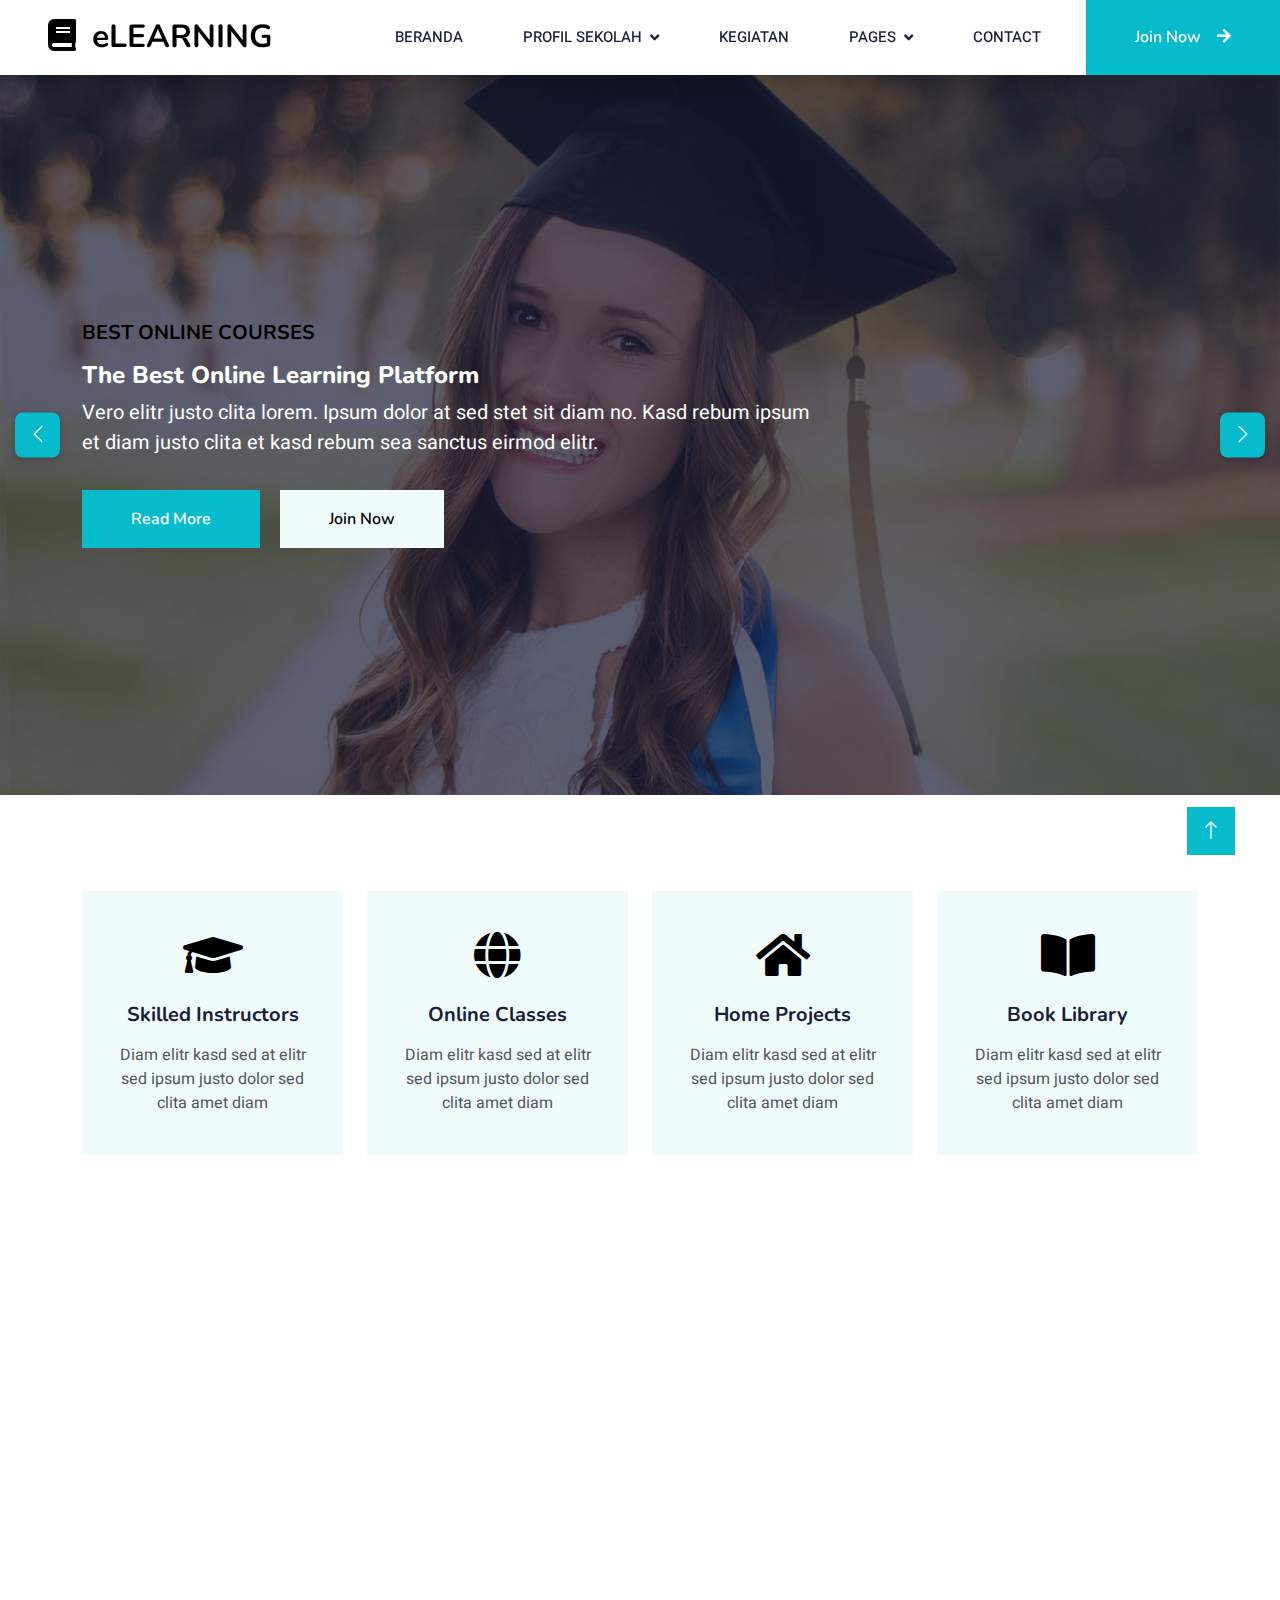
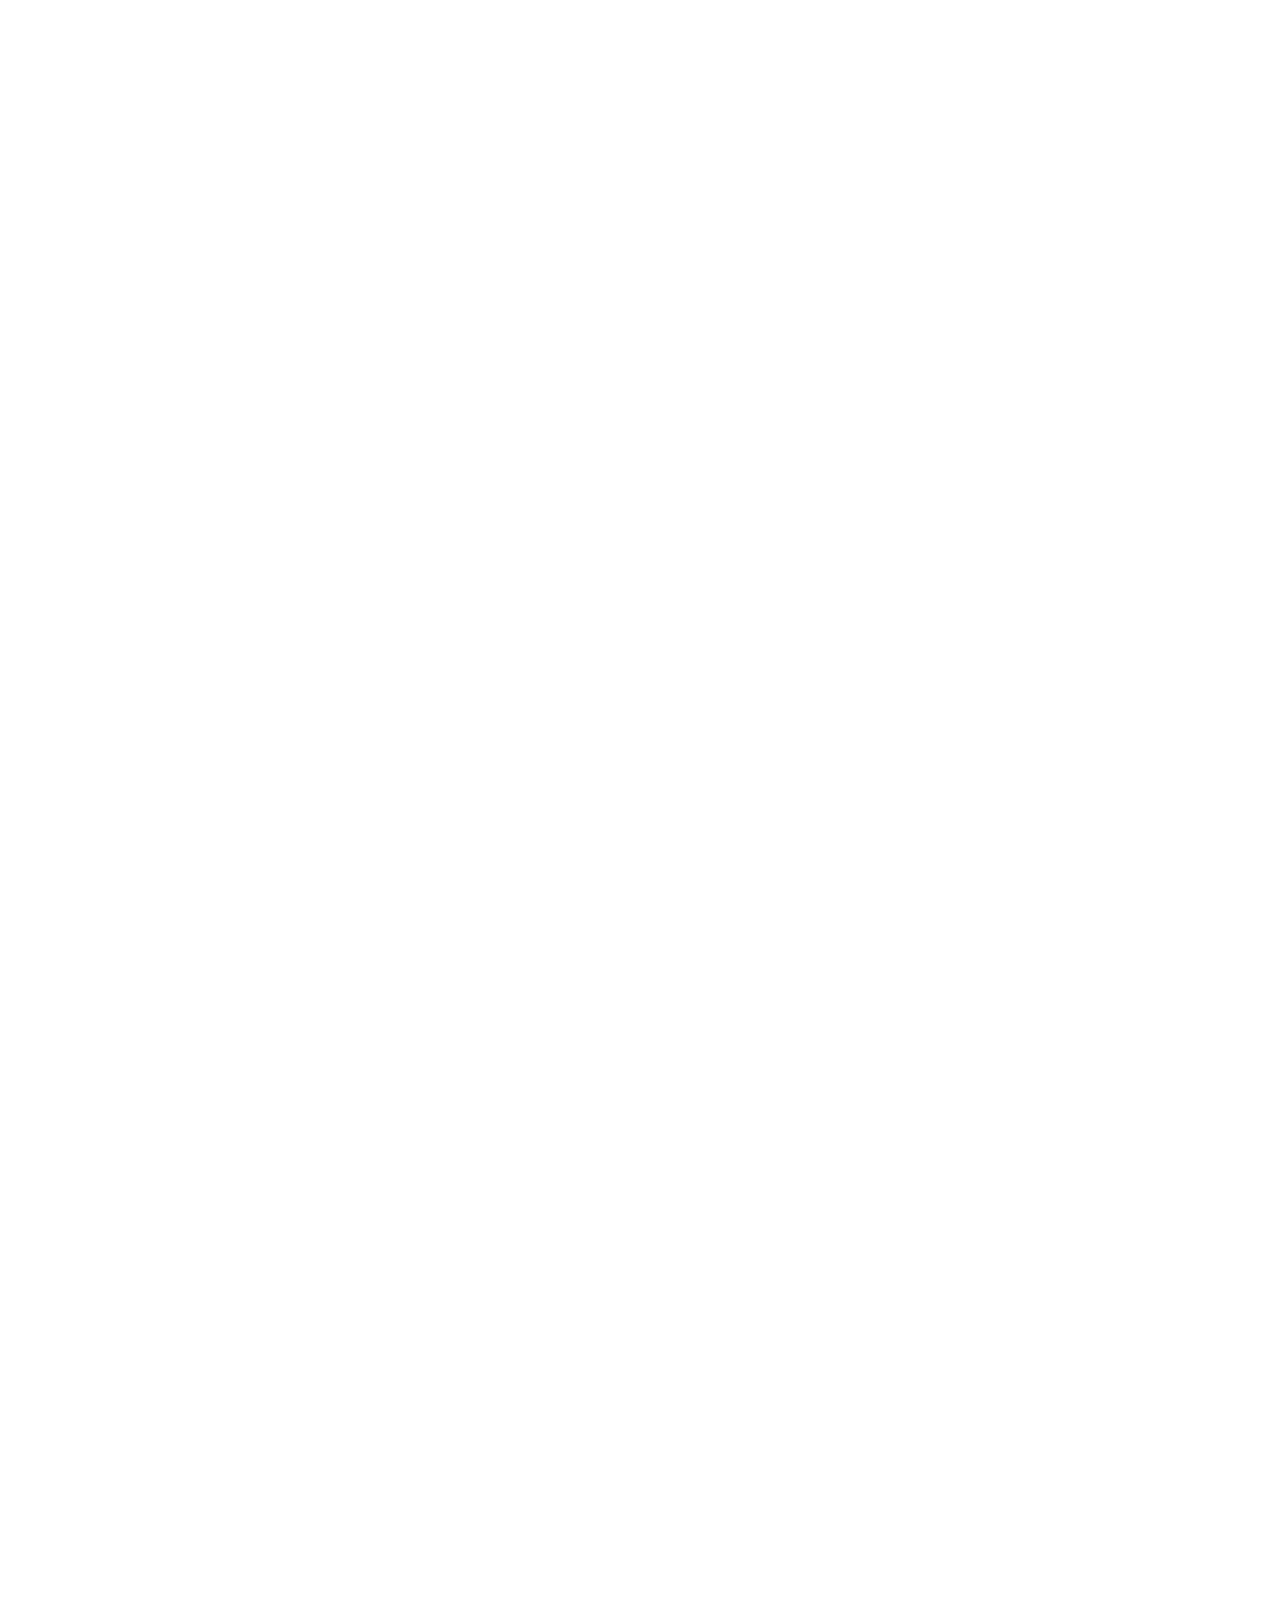
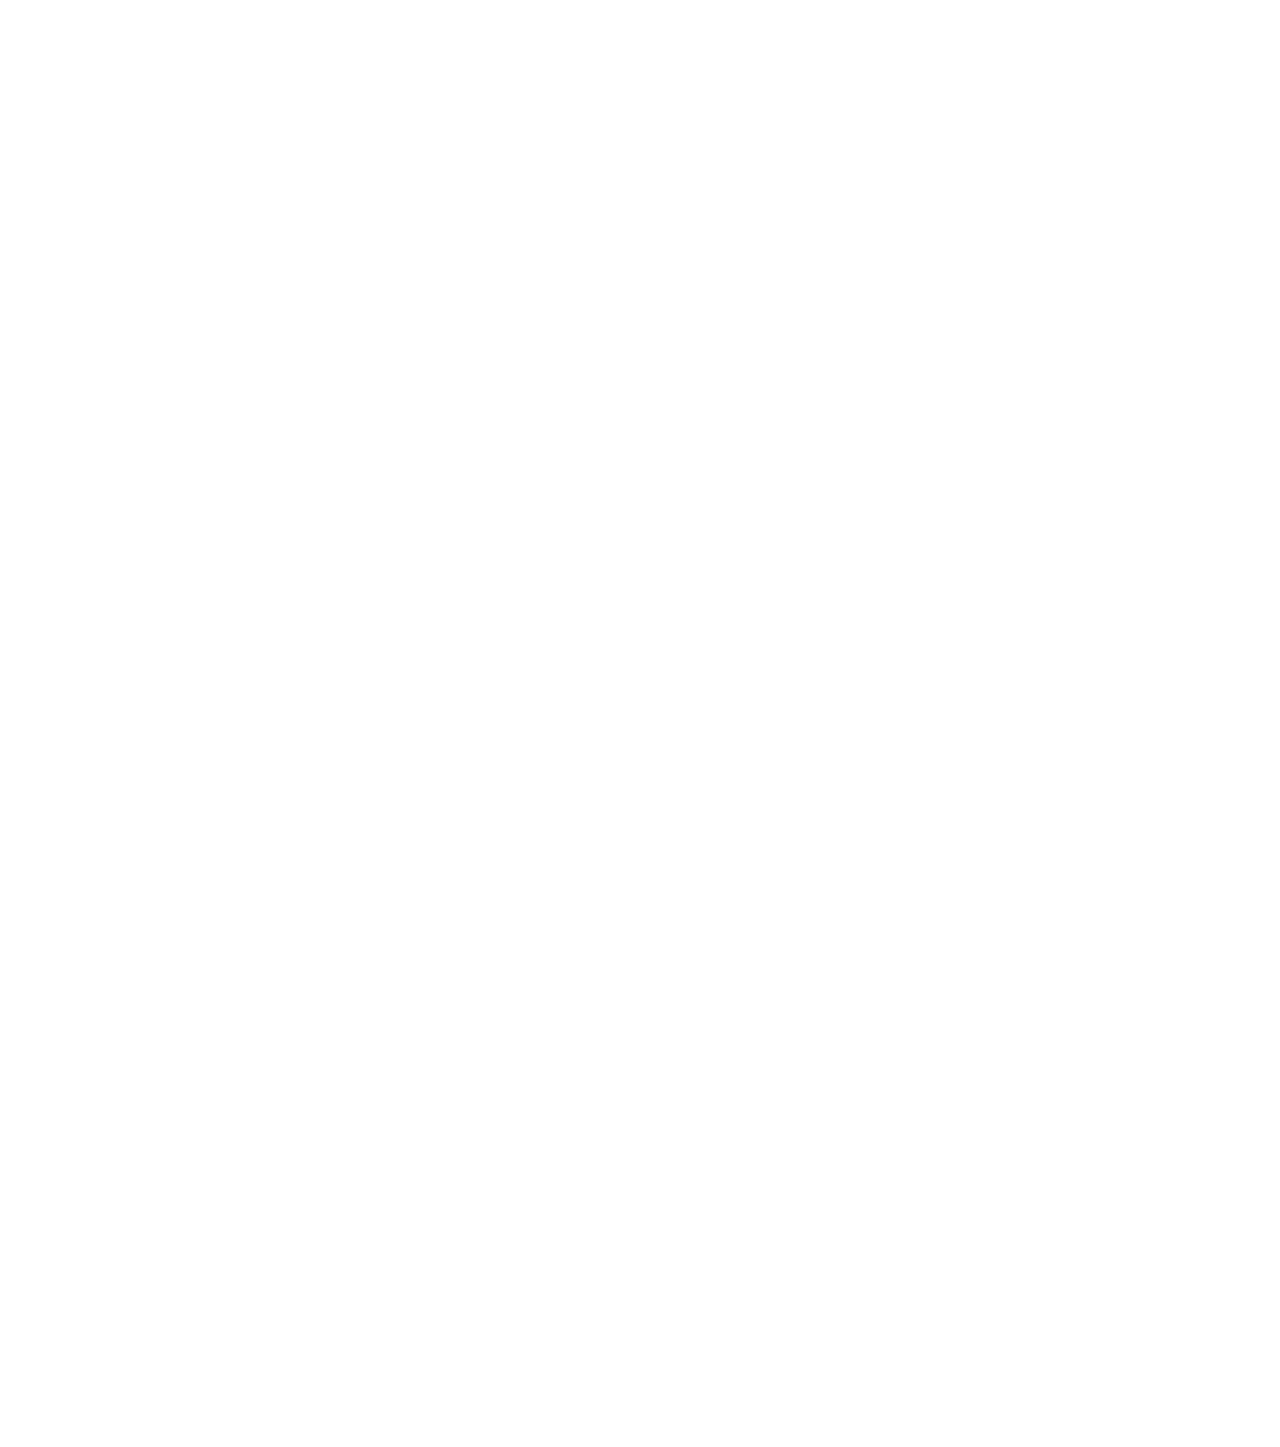
<file: public/ta/index.html>
<!DOCTYPE html>
<html lang="en">

<head>
    <meta charset="utf-8">
    <title>eLEARNING - eLearning HTML Template</title>
    <meta content="width=device-width, initial-scale=1.0" name="viewport">
    <meta content="" name="keywords">
    <meta content="" name="description">

    <!-- Favicon -->
    <link href="img/favicon.ico" rel="icon">

    <!-- Google Web Fonts -->
    <link rel="preconnect" href="https://fonts.googleapis.com">
    <link rel="preconnect" href="https://fonts.gstatic.com" crossorigin>
    <link href="https://fonts.googleapis.com/css2?family=Heebo:wght@400;500;600&family=Nunito:wght@600;700;800&display=swap" rel="stylesheet">

    <!-- Icon Font Stylesheet -->
    <link href="https://cdnjs.cloudflare.com/ajax/libs/font-awesome/5.10.0/css/all.min.css" rel="stylesheet">
    <link href="https://cdn.jsdelivr.net/npm/bootstrap-icons@1.4.1/font/bootstrap-icons.css" rel="stylesheet">

    <!-- Libraries Stylesheet -->
    <link href="lib/animate/animate.min.css" rel="stylesheet">
    <link href="lib/owlcarousel/assets/owl.carousel.min.css" rel="stylesheet">

    <!-- Customized Bootstrap Stylesheet -->
    <link href="css/bootstrap.min.css" rel="stylesheet">

    <!-- Template Stylesheet -->
    <link href="css/style.css" rel="stylesheet">
</head>

<body>
    <!-- Spinner Start -->
    <div id="spinner" class="show bg-white position-fixed translate-middle w-100 vh-100 top-50 start-50 d-flex align-items-center justify-content-center">
        <div class="spinner-border text-primary" style="width: 3rem; height: 3rem;" role="status">
            <span class="sr-only">Loading...</span>
        </div>
    </div>
    <!-- Spinner End -->


    <!-- Navbar Start -->
    <nav class="navbar navbar-expand-lg bg-white navbar-light shadow sticky-top p-0">
        <a href="index.html" class="navbar-brand d-flex align-items-center px-4 px-lg-5">
            <h2 class="m-0 text-primary"><i class="fa fa-book me-3"></i>eLEARNING</h2>
        </a>
        <button type="button" class="navbar-toggler me-4" data-bs-toggle="collapse" data-bs-target="#navbarCollapse">
            <span class="navbar-toggler-icon"></span>
        </button>
        <div class="collapse navbar-collapse" id="navbarCollapse">
            <div class="navbar-nav ms-auto p-4 p-lg-0">
                    <a href="about.html" class="nav-item nav-link">Beranda</a>
                    <div class="nav-item dropdown">
                    <a href="#" class="nav-link dropdown-toggle" data-bs-toggle="dropdown">Profil Sekolah</a>
                    <div class="dropdown-menu fade-down m-0">
                        <a href="visimisi.html" class="dropdown-item">Visi & Misi</a>
                        <a href="strukturorganisasi.html" class="dropdown-item">Struktur Organisasi</a>
                        <a href="fasilitassekolah.html" class="dropdown-item">Fasilitas Sekolah</a>
                        <a href="fasilitassekolah.html" class="dropdown-item">Prestasi Siswa</a>
                    </div>
                </div>
                <a href="courses.html" class="nav-item nav-link">Kegiatan</a>
                <div class="nav-item dropdown">
                    <a href="#" class="nav-link dropdown-toggle" data-bs-toggle="dropdown">Pages</a>
                    <div class="dropdown-menu fade-down m-0">
                        <a href="team.html" class="dropdown-item">Our Team</a>
                        <a href="testimonial.html" class="dropdown-item">Testimonial</a>
                        <a href="404.html" class="dropdown-item">404 Page</a>
                    </div>
                </div>
                <a href="contact.html" class="nav-item nav-link">Contact</a>
            </div>
            <a href="" class="btn btn-primary py-4 px-lg-5 d-none d-lg-block">Join Now<i class="fa fa-arrow-right ms-3"></i></a>
        </div>
    </nav>
    <!-- Navbar End -->


    <!-- Carousel Start -->
    <div class="container-fluid p-0 mb-5">
        <div class="owl-carousel header-carousel position-relative owl-loaded owl-drag">
            <div class="owl-carousel-item position-relative">
                <img class="img-fluid" src="img/carousel-1.jpg" alt="">
                <div class="position-absolute top-0 start-0 w-100 h-100 d-flex align-items-center" style="background: rgba(24, 29, 56, .7);">
                    <div class="container">
                        <div class="row justify-content-start">
                            <div class="col-sm-10 col-lg-8">
                                <h5 class="text-primary text-uppercase mb-3 animated slideInDown">Best Online Courses</h5>
                                <h1 class="display-3 text-white animated slideInDown">The Best Online Learning Platform</h1>
                                <p class="fs-5 text-white mb-4 pb-2">Vero elitr justo clita lorem. Ipsum dolor at sed stet sit diam no. Kasd rebum ipsum et diam justo clita et kasd rebum sea sanctus eirmod elitr.</p>
                                <a href="" class="btn btn-primary py-md-3 px-md-5 me-3 animated slideInLeft">Read More</a>
                                <a href="" class="btn btn-light py-md-3 px-md-5 animated slideInRight">Join Now</a>
                            </div>
                        </div>
                    </div>
                </div>
            </div>
            <div class="owl-carousel-item position-relative">
                <img class="img-fluid" src="img/carousel-2.jpg" alt="">
                <div class="position-absolute top-0 start-0 w-100 h-100 d-flex align-items-center" style="background: rgba(24, 29, 56, .7);">
                    <div class="container">
                        <div class="row justify-content-start">
                            <div class="col-sm-10 col-lg-8">
                                <h5 class="text-primary text-uppercase mb-3 animated slideInDown">Best Online Courses</h5>
                                <h1 class="display-3 text-white animated slideInDown">Get Educated Online From Your Home</h1>
                                <p class="fs-5 text-white mb-4 pb-2">Vero elitr justo clita lorem. Ipsum dolor at sed stet sit diam no. Kasd rebum ipsum et diam justo clita et kasd rebum sea sanctus eirmod elitr.</p>
                                <a href="" class="btn btn-primary py-md-3 px-md-5 me-3 animated slideInLeft">Read More</a>
                                <a href="" class="btn btn-light py-md-3 px-md-5 animated slideInRight">Join Now</a>
                            </div>
                        </div>
                    </div>
                </div>
            </div>
        </div>
    </div>
    <!-- Carousel End -->


    <!-- Service Start -->
    <div class="container-xxl py-5">
        <div class="container">
            <div class="row g-4">
                <div class="col-lg-3 col-sm-6 wow fadeInUp" data-wow-delay="0.1s">
                    <div class="service-item text-center pt-3">
                        <div class="p-4">
                            <i class="fa fa-3x fa-graduation-cap text-primary mb-4"></i>
                            <h5 class="mb-3">Skilled Instructors</h5>
                            <p>Diam elitr kasd sed at elitr sed ipsum justo dolor sed clita amet diam</p>
                        </div>
                    </div>
                </div>
                <div class="col-lg-3 col-sm-6 wow fadeInUp" data-wow-delay="0.3s">
                    <div class="service-item text-center pt-3">
                        <div class="p-4">
                            <i class="fa fa-3x fa-globe text-primary mb-4"></i>
                            <h5 class="mb-3">Online Classes</h5>
                            <p>Diam elitr kasd sed at elitr sed ipsum justo dolor sed clita amet diam</p>
                        </div>
                    </div>
                </div>
                <div class="col-lg-3 col-sm-6 wow fadeInUp" data-wow-delay="0.5s">
                    <div class="service-item text-center pt-3">
                        <div class="p-4">
                            <i class="fa fa-3x fa-home text-primary mb-4"></i>
                            <h5 class="mb-3">Home Projects</h5>
                            <p>Diam elitr kasd sed at elitr sed ipsum justo dolor sed clita amet diam</p>
                        </div>
                    </div>
                </div>
                <div class="col-lg-3 col-sm-6 wow fadeInUp" data-wow-delay="0.7s">
                    <div class="service-item text-center pt-3">
                        <div class="p-4">
                            <i class="fa fa-3x fa-book-open text-primary mb-4"></i>
                            <h5 class="mb-3">Book Library</h5>
                            <p>Diam elitr kasd sed at elitr sed ipsum justo dolor sed clita amet diam</p>
                        </div>
                    </div>
                </div>
            </div>
        </div>
    </div>
    <!-- Service End -->


    <!-- About Start -->
    <div class="container-xxl py-5">
        <div class="container">
            <div class="row g-5">
                <div class="col-lg-6 wow fadeInUp" data-wow-delay="0.1s" style="min-height: 400px;">
                    <div class="position-relative h-100">
                        <img class="img-fluid position-absolute w-100 h-100" src="img/about.jpg" alt="" style="object-fit: cover;">
                    </div>
                </div>
                <div class="col-lg-6 wow fadeInUp" data-wow-delay="0.3s">
                    <h6 class="section-title bg-white text-start text-primary pe-3">About Us</h6>
                    <h1 class="mb-4">Welcome to eLEARNING</h1>
                    <p class="mb-4">Tempor erat elitr rebum at clita. Diam dolor diam ipsum sit. Aliqu diam amet diam et eos. Clita erat ipsum et lorem et sit.</p>
                    <p class="mb-4">Tempor erat elitr rebum at clita. Diam dolor diam ipsum sit. Aliqu diam amet diam et eos. Clita erat ipsum et lorem et sit, sed stet lorem sit clita duo justo magna dolore erat amet</p>
                    <div class="row gy-2 gx-4 mb-4">
                        <div class="col-sm-6">
                            <p class="mb-0"><i class="fa fa-arrow-right text-primary me-2"></i>Skilled Instructors</p>
                        </div>
                        <div class="col-sm-6">
                            <p class="mb-0"><i class="fa fa-arrow-right text-primary me-2"></i>Online Classes</p>
                        </div>
                        <div class="col-sm-6">
                            <p class="mb-0"><i class="fa fa-arrow-right text-primary me-2"></i>International Certificate</p>
                        </div>
                        <div class="col-sm-6">
                            <p class="mb-0"><i class="fa fa-arrow-right text-primary me-2"></i>Skilled Instructors</p>
                        </div>
                        <div class="col-sm-6">
                            <p class="mb-0"><i class="fa fa-arrow-right text-primary me-2"></i>Online Classes</p>
                        </div>
                        <div class="col-sm-6">
                            <p class="mb-0"><i class="fa fa-arrow-right text-primary me-2"></i>International Certificate</p>
                        </div>
                    </div>
                    <a class="btn btn-primary py-3 px-5 mt-2" href="">Read More</a>
                </div>
            </div>
        </div>
    </div>
    <!-- About End -->


    <!-- Categories Start -->
    <div class="container-xxl py-5 category">
        <div class="container">
            <div class="text-center wow fadeInUp" data-wow-delay="0.1s">
                <h6 class="section-title bg-white text-center text-primary px-3">Categories</h6>
                <h1 class="mb-5">Courses Categories</h1>
            </div>
            <div class="row g-3">
                <div class="col-lg-7 col-md-6">
                    <div class="row g-3">
                        <div class="col-lg-12 col-md-12 wow zoomIn" data-wow-delay="0.1s">
                            <a class="position-relative d-block overflow-hidden" href="">
                                <img class="img-fluid" src="img/cat-1.jpg" alt="">
                                <div class="bg-white text-center position-absolute bottom-0 end-0 py-2 px-3" style="margin: 1px;">
                                    <h5 class="m-0">Web Design</h5>
                                    <small class="text-primary">49 Courses</small>
                                </div>
                            </a>
                        </div>
                        <div class="col-lg-6 col-md-12 wow zoomIn" data-wow-delay="0.3s">
                            <a class="position-relative d-block overflow-hidden" href="">
                                <img class="img-fluid" src="img/cat-2.jpg" alt="">
                                <div class="bg-white text-center position-absolute bottom-0 end-0 py-2 px-3" style="margin: 1px;">
                                    <h5 class="m-0">Graphic Design</h5>
                                    <small class="text-primary">49 Courses</small>
                                </div>
                            </a>
                        </div>
                        <div class="col-lg-6 col-md-12 wow zoomIn" data-wow-delay="0.5s">
                            <a class="position-relative d-block overflow-hidden" href="">
                                <img class="img-fluid" src="img/cat-3.jpg" alt="">
                                <div class="bg-white text-center position-absolute bottom-0 end-0 py-2 px-3" style="margin: 1px;">
                                    <h5 class="m-0">Video Editing</h5>
                                    <small class="text-primary">49 Courses</small>
                                </div>
                            </a>
                        </div>
                    </div>
                </div>
                <div class="col-lg-5 col-md-6 wow zoomIn" data-wow-delay="0.7s" style="min-height: 350px;">
                    <a class="position-relative d-block h-100 overflow-hidden" href="">
                        <img class="img-fluid position-absolute w-100 h-100" src="img/cat-4.jpg" alt="" style="object-fit: cover;">
                        <div class="bg-white text-center position-absolute bottom-0 end-0 py-2 px-3" style="margin:  1px;">
                            <h5 class="m-0">Online Marketing</h5>
                            <small class="text-primary">49 Courses</small>
                        </div>
                    </a>
                </div>
            </div>
        </div>
    </div>
    <!-- Categories Start -->


    <!-- Courses Start -->
    <div class="container-xxl py-5">
        <div class="container">
            <div class="text-center wow fadeInUp" data-wow-delay="0.1s">
                <h6 class="section-title bg-white text-center text-primary px-3">Courses</h6>
                <h1 class="mb-5">Popular Courses</h1>
            </div>
            <div class="row g-4 justify-content-center">
                <div class="col-lg-4 col-md-6 wow fadeInUp" data-wow-delay="0.1s">
                    <div class="course-item bg-light">
                        <div class="position-relative overflow-hidden">
                            <img class="img-fluid" src="img/course-1.jpg" alt="">
                            <div class="w-100 d-flex justify-content-center position-absolute bottom-0 start-0 mb-4">
                                <a href="#" class="flex-shrink-0 btn btn-sm btn-primary px-3 border-end" style="border-radius: 30px 0 0 30px;">Read More</a>
                                <a href="#" class="flex-shrink-0 btn btn-sm btn-primary px-3" style="border-radius: 0 30px 30px 0;">Join Now</a>
                            </div>
                        </div>
                        <div class="text-center p-4 pb-0">
                            <h3 class="mb-0">$149.00</h3>
                            <div class="mb-3">
                                <small class="fa fa-star text-primary"></small>
                                <small class="fa fa-star text-primary"></small>
                                <small class="fa fa-star text-primary"></small>
                                <small class="fa fa-star text-primary"></small>
                                <small class="fa fa-star text-primary"></small>
                                <small>(123)</small>
                            </div>
                            <h5 class="mb-4">Web Design & Development Course for Beginners</h5>
                        </div>
                        <div class="d-flex border-top">
                            <small class="flex-fill text-center border-end py-2"><i class="fa fa-user-tie text-primary me-2"></i>John Doe</small>
                            <small class="flex-fill text-center border-end py-2"><i class="fa fa-clock text-primary me-2"></i>1.49 Hrs</small>
                            <small class="flex-fill text-center py-2"><i class="fa fa-user text-primary me-2"></i>30 Students</small>
                        </div>
                    </div>
                </div>
                <div class="col-lg-4 col-md-6 wow fadeInUp" data-wow-delay="0.3s">
                    <div class="course-item bg-light">
                        <div class="position-relative overflow-hidden">
                            <img class="img-fluid" src="img/course-2.jpg" alt="">
                            <div class="w-100 d-flex justify-content-center position-absolute bottom-0 start-0 mb-4">
                                <a href="#" class="flex-shrink-0 btn btn-sm btn-primary px-3 border-end" style="border-radius: 30px 0 0 30px;">Read More</a>
                                <a href="#" class="flex-shrink-0 btn btn-sm btn-primary px-3" style="border-radius: 0 30px 30px 0;">Join Now</a>
                            </div>
                        </div>
                        <div class="text-center p-4 pb-0">
                            <h3 class="mb-0">$149.00</h3>
                            <div class="mb-3">
                                <small class="fa fa-star text-primary"></small>
                                <small class="fa fa-star text-primary"></small>
                                <small class="fa fa-star text-primary"></small>
                                <small class="fa fa-star text-primary"></small>
                                <small class="fa fa-star text-primary"></small>
                                <small>(123)</small>
                            </div>
                            <h5 class="mb-4">Web Design & Development Course for Beginners</h5>
                        </div>
                        <div class="d-flex border-top">
                            <small class="flex-fill text-center border-end py-2"><i class="fa fa-user-tie text-primary me-2"></i>John Doe</small>
                            <small class="flex-fill text-center border-end py-2"><i class="fa fa-clock text-primary me-2"></i>1.49 Hrs</small>
                            <small class="flex-fill text-center py-2"><i class="fa fa-user text-primary me-2"></i>30 Students</small>
                        </div>
                    </div>
                </div>
                <div class="col-lg-4 col-md-6 wow fadeInUp" data-wow-delay="0.5s">
                    <div class="course-item bg-light">
                        <div class="position-relative overflow-hidden">
                            <img class="img-fluid" src="img/course-3.jpg" alt="">
                            <div class="w-100 d-flex justify-content-center position-absolute bottom-0 start-0 mb-4">
                                <a href="#" class="flex-shrink-0 btn btn-sm btn-primary px-3 border-end" style="border-radius: 30px 0 0 30px;">Read More</a>
                                <a href="#" class="flex-shrink-0 btn btn-sm btn-primary px-3" style="border-radius: 0 30px 30px 0;">Join Now</a>
                            </div>
                        </div>
                        <div class="text-center p-4 pb-0">
                            <h3 class="mb-0">$149.00</h3>
                            <div class="mb-3">
                                <small class="fa fa-star text-primary"></small>
                                <small class="fa fa-star text-primary"></small>
                                <small class="fa fa-star text-primary"></small>
                                <small class="fa fa-star text-primary"></small>
                                <small class="fa fa-star text-primary"></small>
                                <small>(123)</small>
                            </div>
                            <h5 class="mb-4">Web Design & Development Course for Beginners</h5>
                        </div>
                        <div class="d-flex border-top">
                            <small class="flex-fill text-center border-end py-2"><i class="fa fa-user-tie text-primary me-2"></i>John Doe</small>
                            <small class="flex-fill text-center border-end py-2"><i class="fa fa-clock text-primary me-2"></i>1.49 Hrs</small>
                            <small class="flex-fill text-center py-2"><i class="fa fa-user text-primary me-2"></i>30 Students</small>
                        </div>
                    </div>
                </div>
            </div>
        </div>
    </div>
    <!-- Courses End -->


    <!-- Team Start -->
    <div class="container-xxl py-5">
        <div class="container">
            <div class="text-center wow fadeInUp" data-wow-delay="0.1s">
                <h6 class="section-title bg-white text-center text-primary px-3">Instructors</h6>
                <h1 class="mb-5">Expert Instructors</h1>
            </div>
            <div class="row g-4">
                <div class="col-lg-3 col-md-6 wow fadeInUp" data-wow-delay="0.1s">
                    <div class="team-item bg-light">
                        <div class="overflow-hidden">
                            <img class="img-fluid" src="img/team-1.jpg" alt="">
                        </div>
                        <div class="position-relative d-flex justify-content-center" style="margin-top: -23px;">
                            <div class="bg-light d-flex justify-content-center pt-2 px-1">
                                <a class="btn btn-sm-square btn-primary mx-1" href=""><i class="fab fa-facebook-f"></i></a>
                                <a class="btn btn-sm-square btn-primary mx-1" href=""><i class="fab fa-twitter"></i></a>
                                <a class="btn btn-sm-square btn-primary mx-1" href=""><i class="fab fa-instagram"></i></a>
                            </div>
                        </div>
                        <div class="text-center p-4">
                            <h5 class="mb-0">Instructor Name</h5>
                            <small>Designation</small>
                        </div>
                    </div>
                </div>
                <div class="col-lg-3 col-md-6 wow fadeInUp" data-wow-delay="0.3s">
                    <div class="team-item bg-light">
                        <div class="overflow-hidden">
                            <img class="img-fluid" src="img/team-2.jpg" alt="">
                        </div>
                        <div class="position-relative d-flex justify-content-center" style="margin-top: -23px;">
                            <div class="bg-light d-flex justify-content-center pt-2 px-1">
                                <a class="btn btn-sm-square btn-primary mx-1" href=""><i class="fab fa-facebook-f"></i></a>
                                <a class="btn btn-sm-square btn-primary mx-1" href=""><i class="fab fa-twitter"></i></a>
                                <a class="btn btn-sm-square btn-primary mx-1" href=""><i class="fab fa-instagram"></i></a>
                            </div>
                        </div>
                        <div class="text-center p-4">
                            <h5 class="mb-0">Instructor Name</h5>
                            <small>Designation</small>
                        </div>
                    </div>
                </div>
                <div class="col-lg-3 col-md-6 wow fadeInUp" data-wow-delay="0.5s">
                    <div class="team-item bg-light">
                        <div class="overflow-hidden">
                            <img class="img-fluid" src="img/team-3.jpg" alt="">
                        </div>
                        <div class="position-relative d-flex justify-content-center" style="margin-top: -23px;">
                            <div class="bg-light d-flex justify-content-center pt-2 px-1">
                                <a class="btn btn-sm-square btn-primary mx-1" href=""><i class="fab fa-facebook-f"></i></a>
                                <a class="btn btn-sm-square btn-primary mx-1" href=""><i class="fab fa-twitter"></i></a>
                                <a class="btn btn-sm-square btn-primary mx-1" href=""><i class="fab fa-instagram"></i></a>
                            </div>
                        </div>
                        <div class="text-center p-4">
                            <h5 class="mb-0">Instructor Name</h5>
                            <small>Designation</small>
                        </div>
                    </div>
                </div>
                <div class="col-lg-3 col-md-6 wow fadeInUp" data-wow-delay="0.7s">
                    <div class="team-item bg-light">
                        <div class="overflow-hidden">
                            <img class="img-fluid" src="img/team-4.jpg" alt="">
                        </div>
                        <div class="position-relative d-flex justify-content-center" style="margin-top: -23px;">
                            <div class="bg-light d-flex justify-content-center pt-2 px-1">
                                <a class="btn btn-sm-square btn-primary mx-1" href=""><i class="fab fa-facebook-f"></i></a>
                                <a class="btn btn-sm-square btn-primary mx-1" href=""><i class="fab fa-twitter"></i></a>
                                <a class="btn btn-sm-square btn-primary mx-1" href=""><i class="fab fa-instagram"></i></a>
                            </div>
                        </div>
                        <div class="text-center p-4">
                            <h5 class="mb-0">Instructor Name</h5>
                            <small>Designation</small>
                        </div>
                    </div>
                </div>
            </div>
        </div>
    </div>
    <!-- Team End -->


    <!-- Testimonial Start -->
    <div class="container-xxl py-5 wow fadeInUp" data-wow-delay="0.1s">
        <div class="container">
            <div class="text-center">
                <h6 class="section-title bg-white text-center text-primary px-3">Testimonial</h6>
                <h1 class="mb-5">Our Students Say!</h1>
            </div>
            <div class="owl-carousel testimonial-carousel position-relative">
                <div class="testimonial-item text-center">
                    <img class="border rounded-circle p-2 mx-auto mb-3" src="img/testimonial-1.jpg" style="width: 80px; height: 80px;">
                    <h5 class="mb-0">Client Name</h5>
                    <p>Profession</p>
                    <div class="testimonial-text bg-light text-center p-4">
                    <p class="mb-0">Tempor erat elitr rebum at clita. Diam dolor diam ipsum sit diam amet diam et eos. Clita erat ipsum et lorem et sit.</p>
                    </div>
                </div>
                <div class="testimonial-item text-center">
                    <img class="border rounded-circle p-2 mx-auto mb-3" src="img/testimonial-2.jpg" style="width: 80px; height: 80px;">
                    <h5 class="mb-0">Client Name</h5>
                    <p>Profession</p>
                    <div class="testimonial-text bg-light text-center p-4">
                    <p class="mb-0">Tempor erat elitr rebum at clita. Diam dolor diam ipsum sit diam amet diam et eos. Clita erat ipsum et lorem et sit.</p>
                    </div>
                </div>
                <div class="testimonial-item text-center">
                    <img class="border rounded-circle p-2 mx-auto mb-3" src="img/testimonial-3.jpg" style="width: 80px; height: 80px;">
                    <h5 class="mb-0">Client Name</h5>
                    <p>Profession</p>
                    <div class="testimonial-text bg-light text-center p-4">
                    <p class="mb-0">Tempor erat elitr rebum at clita. Diam dolor diam ipsum sit diam amet diam et eos. Clita erat ipsum et lorem et sit.</p>
                    </div>
                </div>
                <div class="testimonial-item text-center">
                    <img class="border rounded-circle p-2 mx-auto mb-3" src="img/testimonial-4.jpg" style="width: 80px; height: 80px;">
                    <h5 class="mb-0">Client Name</h5>
                    <p>Profession</p>
                    <div class="testimonial-text bg-light text-center p-4">
                    <p class="mb-0">Tempor erat elitr rebum at clita. Diam dolor diam ipsum sit diam amet diam et eos. Clita erat ipsum et lorem et sit.</p>
                    </div>
                </div>
            </div>
        </div>
    </div>
    <!-- Testimonial End -->
        

    <!-- Footer Start -->
    <div class="container-fluid bg-dark text-light footer pt-5 mt-5 wow fadeIn" data-wow-delay="0.1s">
        <div class="container py-5">
            <div class="row g-5">
                <div class="col-lg-3 col-md-6">
                    <h4 class="text-white mb-3">Quick Link</h4>
                    <a class="btn btn-link" href="">About Us</a>
                    <a class="btn btn-link" href="">Contact Us</a>
                    <a class="btn btn-link" href="">Privacy Policy</a>
                    <a class="btn btn-link" href="">Terms & Condition</a>
                    <a class="btn btn-link" href="">FAQs & Help</a>
                </div>
                <div class="col-lg-3 col-md-6">
                    <h4 class="text-white mb-3">Contact</h4>
                    <p class="mb-2"><i class="fa fa-map-marker-alt me-3"></i>123 Street, New York, USA</p>
                    <p class="mb-2"><i class="fa fa-phone-alt me-3"></i>+012 345 67890</p>
                    <p class="mb-2"><i class="fa fa-envelope me-3"></i>info@example.com</p>
                    <div class="d-flex pt-2">
                        <a class="btn btn-outline-light btn-social" href=""><i class="fab fa-twitter"></i></a>
                        <a class="btn btn-outline-light btn-social" href=""><i class="fab fa-facebook-f"></i></a>
                        <a class="btn btn-outline-light btn-social" href=""><i class="fab fa-youtube"></i></a>
                        <a class="btn btn-outline-light btn-social" href=""><i class="fab fa-linkedin-in"></i></a>
                    </div>
                </div>
                <div class="col-lg-3 col-md-6">
                    <h4 class="text-white mb-3">Gallery</h4>
                    <div class="row g-2 pt-2">
                        <div class="col-4">
                            <img class="img-fluid bg-light p-1" src="img/course-1.jpg" alt="">
                        </div>
                        <div class="col-4">
                            <img class="img-fluid bg-light p-1" src="img/course-2.jpg" alt="">
                        </div>
                        <div class="col-4">
                            <img class="img-fluid bg-light p-1" src="img/course-3.jpg" alt="">
                        </div>
                        <div class="col-4">
                            <img class="img-fluid bg-light p-1" src="img/course-2.jpg" alt="">
                        </div>
                        <div class="col-4">
                            <img class="img-fluid bg-light p-1" src="img/course-3.jpg" alt="">
                        </div>
                        <div class="col-4">
                            <img class="img-fluid bg-light p-1" src="img/course-1.jpg" alt="">
                        </div>
                    </div>
                </div>
                <div class="col-lg-3 col-md-6">
                    <h4 class="text-white mb-3">Newsletter</h4>
                    <p>Dolor amet sit justo amet elitr clita ipsum elitr est.</p>
                    <div class="position-relative mx-auto" style="max-width: 400px;">
                        <input class="form-control border-0 w-100 py-3 ps-4 pe-5" type="text" placeholder="Your email">
                        <button type="button" class="btn btn-primary py-2 position-absolute top-0 end-0 mt-2 me-2">SignUp</button>
                    </div>
                </div>
            </div>
        </div>
        <div class="container">
            <div class="copyright">
                <div class="row">
                    <div class="col-md-6 text-center text-md-start mb-3 mb-md-0">
                        &copy; <a class="border-bottom" href="#">Your Site Name</a>, All Right Reserved.

                        <!--/*** This template is free as long as you keep the footer author’s credit link/attribution link/backlink. If you'd like to use the template without the footer author’s credit link/attribution link/backlink, you can purchase the Credit Removal License from "https://htmlcodex.com/credit-removal". Thank you for your support. ***/-->
                        Designed By <a class="border-bottom" href="https://htmlcodex.com">HTML Codex</a><br><br>
                        Distributed By <a class="border-bottom" href="https://themewagon.com">ThemeWagon</a>
                    </div>
                    <div class="col-md-6 text-center text-md-end">
                        <div class="footer-menu">
                            <a href="">Home</a>
                            <a href="">Cookies</a>
                            <a href="">Help</a>
                            <a href="">FQAs</a>
                        </div>
                    </div>
                </div>
            </div>
        </div>
    </div>
    <!-- Footer End -->


    <!-- Back to Top -->
    <a href="#" class="btn btn-lg btn-primary btn-lg-square back-to-top"><i class="bi bi-arrow-up"></i></a>


    <!-- JavaScript Libraries -->
    <script src="https://code.jquery.com/jquery-3.4.1.min.js"></script>
    <script src="https://cdn.jsdelivr.net/npm/bootstrap@5.0.0/dist/js/bootstrap.bundle.min.js"></script>
    <script src="lib/wow/wow.min.js"></script>
    <script src="lib/easing/easing.min.js"></script>
    <script src="lib/waypoints/waypoints.min.js"></script>
    <script src="lib/owlcarousel/owl.carousel.min.js"></script>

    <!-- Template Javascript -->
    <script src="js/main.js"></script>
</body>

</html>
</file>
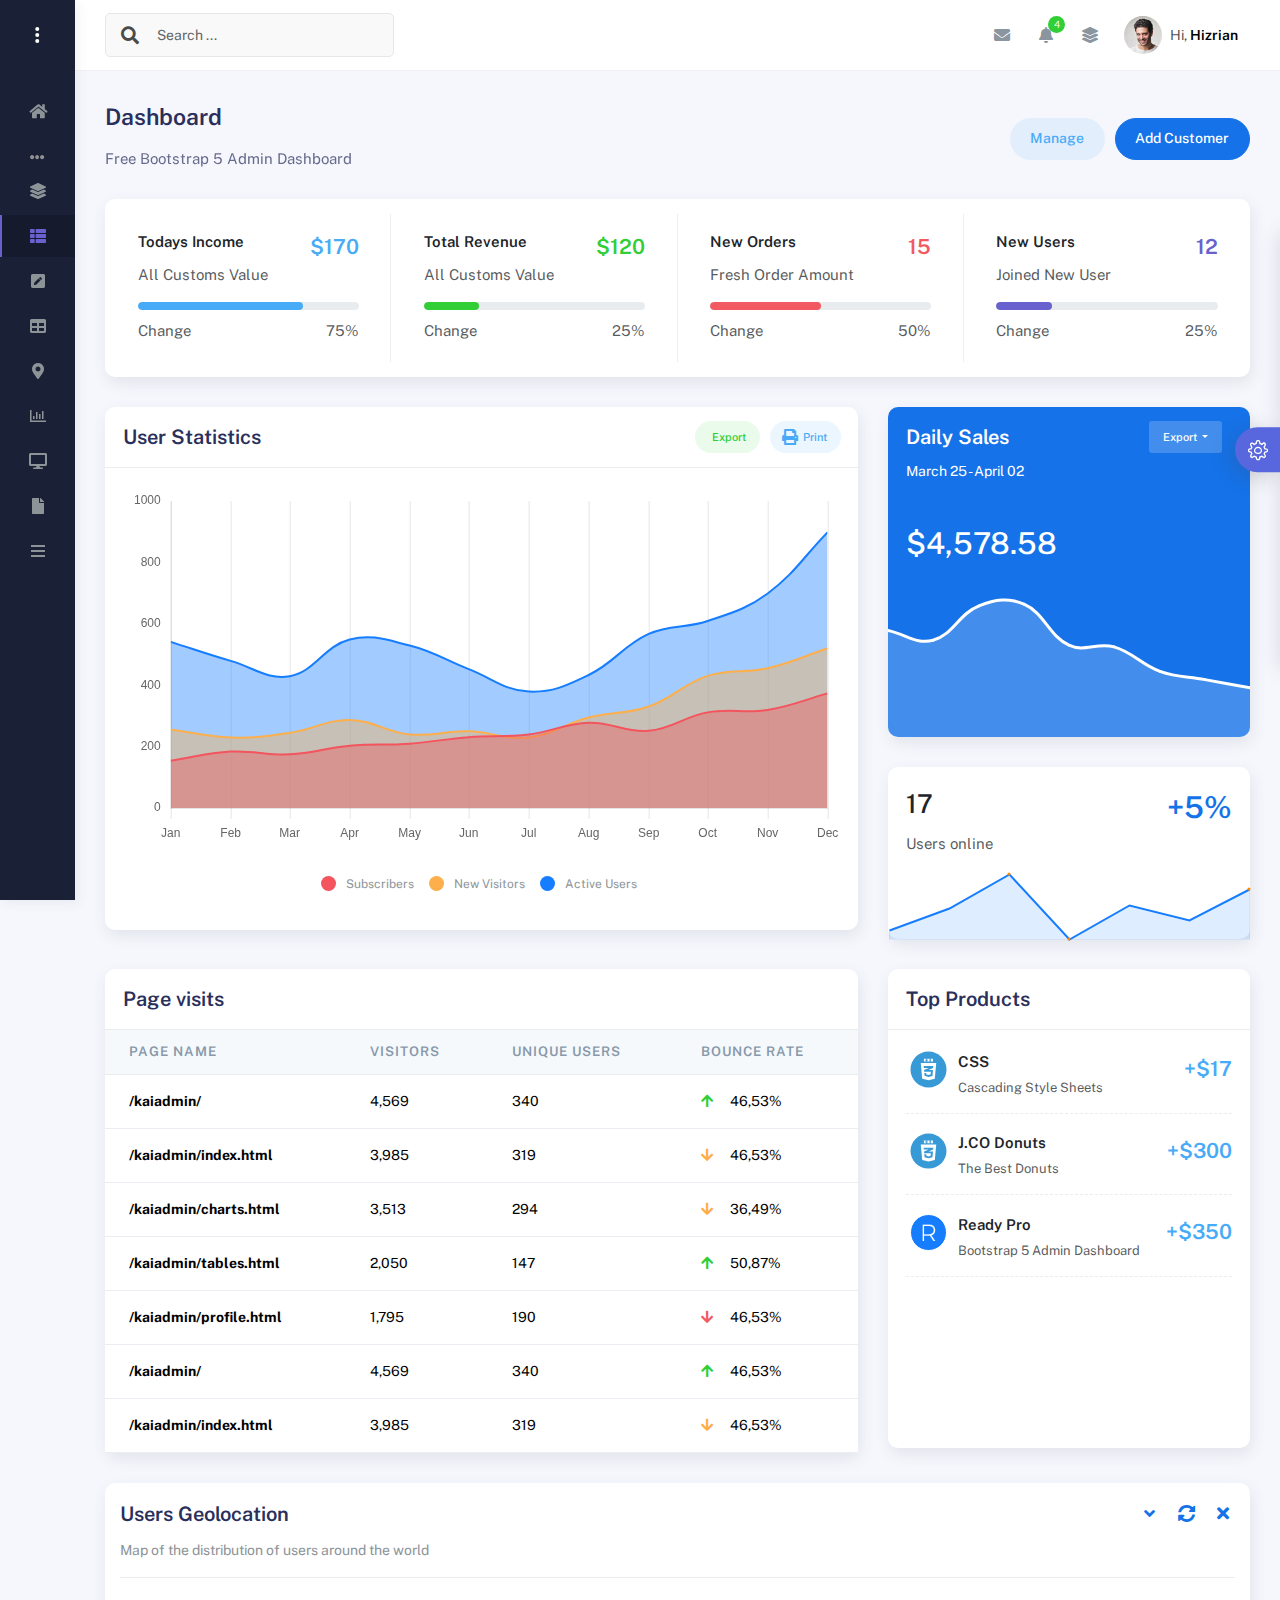
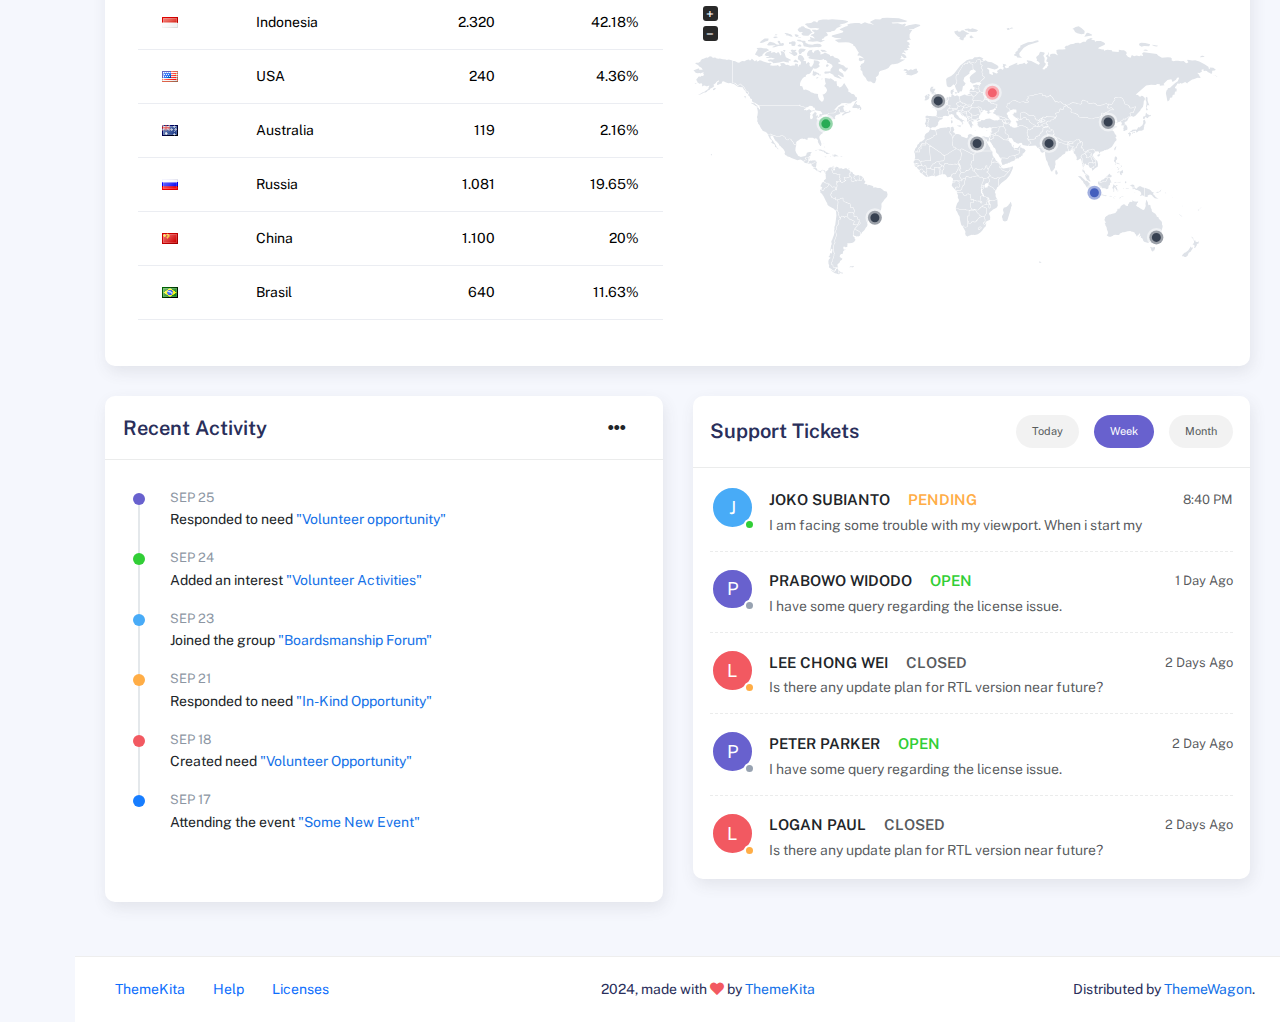
<file: public/admin/icon-menu.html>
<!DOCTYPE html>
<html lang="en">
  <head>
    <meta http-equiv="X-UA-Compatible" content="IE=edge" />
    <title>Kaiadmin - Bootstrap 5 Admin Dashboard</title>
    <meta
      content="width=device-width, initial-scale=1.0, shrink-to-fit=no"
      name="viewport"
    />
    <link
      rel="icon"
      href="assets/img/kaiadmin/favicon.ico"
      type="image/x-icon"
    />

    <!-- Fonts and icons -->
    <script src="assets/js/plugin/webfont/webfont.min.js"></script>
    <script>
      WebFont.load({
        google: { families: ["Public Sans:300,400,500,600,700"] },
        custom: {
          families: [
            "Font Awesome 5 Solid",
            "Font Awesome 5 Regular",
            "Font Awesome 5 Brands",
            "simple-line-icons",
          ],
          urls: ["assets/css/fonts.min.css"],
        },
        active: function () {
          sessionStorage.fonts = true;
        },
      });
    </script>

    <!-- CSS Files -->
    <link rel="stylesheet" href="assets/css/bootstrap.min.css" />
    <link rel="stylesheet" href="assets/css/plugins.min.css" />
    <link rel="stylesheet" href="assets/css/kaiadmin.min.css" />

    <!-- CSS Just for demo purpose, don't include it in your project -->
    <link rel="stylesheet" href="assets/css/demo.css" />
  </head>
  <body>
    <div class="wrapper sidebar_minimize">
      <!-- Sidebar -->
      <div class="sidebar" data-background-color="dark">
        <div class="sidebar-logo">
          <!-- Logo Header -->
          <div class="logo-header" data-background-color="dark">
            <a href="index.html" class="logo">
              <img
                src="assets/img/kaiadmin/logo_light.svg"
                alt="navbar brand"
                class="navbar-brand"
                height="20"
              />
            </a>
            <div class="nav-toggle">
              <button class="btn btn-toggle toggle-sidebar">
                <i class="gg-menu-right"></i>
              </button>
              <button class="btn btn-toggle sidenav-toggler">
                <i class="gg-menu-left"></i>
              </button>
            </div>
            <button class="topbar-toggler more">
              <i class="gg-more-vertical-alt"></i>
            </button>
          </div>
          <!-- End Logo Header -->
        </div>
        <div class="sidebar-wrapper scrollbar scrollbar-inner">
          <div class="sidebar-content">
            <ul class="nav nav-secondary">
              <li class="nav-item">
                <a
                  data-bs-toggle="collapse"
                  href="#dashboard"
                  class="collapsed"
                  aria-expanded="false"
                >
                  <i class="fas fa-home"></i>
                  <p>Dashboard</p>
                  <span class="caret"></span>
                </a>
                <div class="collapse" id="dashboard">
                  <ul class="nav nav-collapse">
                    <li>
                      <a href="../demo1/index.html">
                        <span class="sub-item">Dashboard 1</span>
                      </a>
                    </li>
                  </ul>
                </div>
              </li>
              <li class="nav-section">
                <span class="sidebar-mini-icon">
                  <i class="fa fa-ellipsis-h"></i>
                </span>
                <h4 class="text-section">Components</h4>
              </li>
              <li class="nav-item">
                <a data-bs-toggle="collapse" href="#base">
                  <i class="fas fa-layer-group"></i>
                  <p>Base</p>
                  <span class="caret"></span>
                </a>
                <div class="collapse" id="base">
                  <ul class="nav nav-collapse">
                    <li>
                      <a href="components/avatars.html">
                        <span class="sub-item">Avatars</span>
                      </a>
                    </li>
                    <li>
                      <a href="components/buttons.html">
                        <span class="sub-item">Buttons</span>
                      </a>
                    </li>
                    <li>
                      <a href="components/gridsystem.html">
                        <span class="sub-item">Grid System</span>
                      </a>
                    </li>
                    <li>
                      <a href="components/panels.html">
                        <span class="sub-item">Panels</span>
                      </a>
                    </li>
                    <li>
                      <a href="components/notifications.html">
                        <span class="sub-item">Notifications</span>
                      </a>
                    </li>
                    <li>
                      <a href="components/sweetalert.html">
                        <span class="sub-item">Sweet Alert</span>
                      </a>
                    </li>
                    <li>
                      <a href="components/font-awesome-icons.html">
                        <span class="sub-item">Font Awesome Icons</span>
                      </a>
                    </li>
                    <li>
                      <a href="components/simple-line-icons.html">
                        <span class="sub-item">Simple Line Icons</span>
                      </a>
                    </li>
                    <li>
                      <a href="components/typography.html">
                        <span class="sub-item">Typography</span>
                      </a>
                    </li>
                  </ul>
                </div>
              </li>
              <li class="nav-item active submenu">
                <a data-bs-toggle="collapse" href="#sidebarLayouts">
                  <i class="fas fa-th-list"></i>
                  <p>Sidebar Layouts</p>
                  <span class="caret"></span>
                </a>
                <div class="collapse show" id="sidebarLayouts">
                  <ul class="nav nav-collapse">
                    <li>
                      <a href="sidebar-style-2.html">
                        <span class="sub-item">Sidebar Style 2</span>
                      </a>
                    </li>
                    <li class="active">
                      <a href="icon-menu.html">
                        <span class="sub-item">Icon Menu</span>
                      </a>
                    </li>
                  </ul>
                </div>
              </li>
              <li class="nav-item">
                <a data-bs-toggle="collapse" href="#forms">
                  <i class="fas fa-pen-square"></i>
                  <p>Forms</p>
                  <span class="caret"></span>
                </a>
                <div class="collapse" id="forms">
                  <ul class="nav nav-collapse">
                    <li>
                      <a href="forms/forms.html">
                        <span class="sub-item">Basic Form</span>
                      </a>
                    </li>
                  </ul>
                </div>
              </li>
              <li class="nav-item">
                <a data-bs-toggle="collapse" href="#tables">
                  <i class="fas fa-table"></i>
                  <p>Tables</p>
                  <span class="caret"></span>
                </a>
                <div class="collapse" id="tables">
                  <ul class="nav nav-collapse">
                    <li>
                      <a href="tables/tables.html">
                        <span class="sub-item">Basic Table</span>
                      </a>
                    </li>
                    <li>
                      <a href="tables/datatables.html">
                        <span class="sub-item">Datatables</span>
                      </a>
                    </li>
                  </ul>
                </div>
              </li>
              <li class="nav-item">
                <a data-bs-toggle="collapse" href="#maps">
                  <i class="fas fa-map-marker-alt"></i>
                  <p>Maps</p>
                  <span class="caret"></span>
                </a>
                <div class="collapse" id="maps">
                  <ul class="nav nav-collapse">
                    <li>
                      <a href="maps/googlemaps.html">
                        <span class="sub-item">Google Maps</span>
                      </a>
                    </li>
                    <li>
                      <a href="maps/jsvectormap.html">
                        <span class="sub-item">Jsvectormap</span>
                      </a>
                    </li>
                  </ul>
                </div>
              </li>
              <li class="nav-item">
                <a data-bs-toggle="collapse" href="#charts">
                  <i class="far fa-chart-bar"></i>
                  <p>Charts</p>
                  <span class="caret"></span>
                </a>
                <div class="collapse" id="charts">
                  <ul class="nav nav-collapse">
                    <li>
                      <a href="charts/charts.html">
                        <span class="sub-item">Chart Js</span>
                      </a>
                    </li>
                    <li>
                      <a href="charts/sparkline.html">
                        <span class="sub-item">Sparkline</span>
                      </a>
                    </li>
                  </ul>
                </div>
              </li>
              <li class="nav-item">
                <a href="widgets.html">
                  <i class="fas fa-desktop"></i>
                  <p>Widgets</p>
                  <span class="badge badge-success">4</span>
                </a>
              </li>
              <li class="nav-item">
                <a href="../../documentation/index.html">
                  <i class="fas fa-file"></i>
                  <p>Documentation</p>
                  <span class="badge badge-secondary">1</span>
                </a>
              </li>
              <li class="nav-item">
                <a data-bs-toggle="collapse" href="#submenu">
                  <i class="fas fa-bars"></i>
                  <p>Menu Levels</p>
                  <span class="caret"></span>
                </a>
                <div class="collapse" id="submenu">
                  <ul class="nav nav-collapse">
                    <li>
                      <a data-bs-toggle="collapse" href="#subnav1">
                        <span class="sub-item">Level 1</span>
                        <span class="caret"></span>
                      </a>
                      <div class="collapse" id="subnav1">
                        <ul class="nav nav-collapse subnav">
                          <li>
                            <a href="#">
                              <span class="sub-item">Level 2</span>
                            </a>
                          </li>
                          <li>
                            <a href="#">
                              <span class="sub-item">Level 2</span>
                            </a>
                          </li>
                        </ul>
                      </div>
                    </li>
                    <li>
                      <a data-bs-toggle="collapse" href="#subnav2">
                        <span class="sub-item">Level 1</span>
                        <span class="caret"></span>
                      </a>
                      <div class="collapse" id="subnav2">
                        <ul class="nav nav-collapse subnav">
                          <li>
                            <a href="#">
                              <span class="sub-item">Level 2</span>
                            </a>
                          </li>
                        </ul>
                      </div>
                    </li>
                    <li>
                      <a href="#">
                        <span class="sub-item">Level 1</span>
                      </a>
                    </li>
                  </ul>
                </div>
              </li>
            </ul>
          </div>
        </div>
      </div>
      <!-- End Sidebar -->

      <div class="main-panel">
        <div class="main-header">
          <div class="main-header-logo">
            <!-- Logo Header -->
            <div class="logo-header" data-background-color="dark">
              <a href="index.html" class="logo">
                <img
                  src="assets/img/kaiadmin/logo_light.svg"
                  alt="navbar brand"
                  class="navbar-brand"
                  height="20"
                />
              </a>
              <div class="nav-toggle">
                <button class="btn btn-toggle toggle-sidebar">
                  <i class="gg-menu-right"></i>
                </button>
                <button class="btn btn-toggle sidenav-toggler">
                  <i class="gg-menu-left"></i>
                </button>
              </div>
              <button class="topbar-toggler more">
                <i class="gg-more-vertical-alt"></i>
              </button>
            </div>
            <!-- End Logo Header -->
          </div>
          <!-- Navbar Header -->
          <nav
            class="navbar navbar-header navbar-header-transparent navbar-expand-lg border-bottom"
          >
            <div class="container-fluid">
              <nav
                class="navbar navbar-header-left navbar-expand-lg navbar-form nav-search p-0 d-none d-lg-flex"
              >
                <div class="input-group">
                  <div class="input-group-prepend">
                    <button type="submit" class="btn btn-search pe-1">
                      <i class="fa fa-search search-icon"></i>
                    </button>
                  </div>
                  <input
                    type="text"
                    placeholder="Search ..."
                    class="form-control"
                  />
                </div>
              </nav>

              <ul class="navbar-nav topbar-nav ms-md-auto align-items-center">
                <li
                  class="nav-item topbar-icon dropdown hidden-caret d-flex d-lg-none"
                >
                  <a
                    class="nav-link dropdown-toggle"
                    data-bs-toggle="dropdown"
                    href="#"
                    role="button"
                    aria-expanded="false"
                    aria-haspopup="true"
                  >
                    <i class="fa fa-search"></i>
                  </a>
                  <ul class="dropdown-menu dropdown-search animated fadeIn">
                    <form class="navbar-left navbar-form nav-search">
                      <div class="input-group">
                        <input
                          type="text"
                          placeholder="Search ..."
                          class="form-control"
                        />
                      </div>
                    </form>
                  </ul>
                </li>
                <li class="nav-item topbar-icon dropdown hidden-caret">
                  <a
                    class="nav-link dropdown-toggle"
                    href="#"
                    id="messageDropdown"
                    role="button"
                    data-bs-toggle="dropdown"
                    aria-haspopup="true"
                    aria-expanded="false"
                  >
                    <i class="fa fa-envelope"></i>
                  </a>
                  <ul
                    class="dropdown-menu messages-notif-box animated fadeIn"
                    aria-labelledby="messageDropdown"
                  >
                    <li>
                      <div
                        class="dropdown-title d-flex justify-content-between align-items-center"
                      >
                        Messages
                        <a href="#" class="small">Mark all as read</a>
                      </div>
                    </li>
                    <li>
                      <div class="message-notif-scroll scrollbar-outer">
                        <div class="notif-center">
                          <a href="#">
                            <div class="notif-img">
                              <img
                                src="assets/img/jm_denis.jpg"
                                alt="Img Profile"
                              />
                            </div>
                            <div class="notif-content">
                              <span class="subject">Jimmy Denis</span>
                              <span class="block"> How are you ? </span>
                              <span class="time">5 minutes ago</span>
                            </div>
                          </a>
                          <a href="#">
                            <div class="notif-img">
                              <img
                                src="assets/img/chadengle.jpg"
                                alt="Img Profile"
                              />
                            </div>
                            <div class="notif-content">
                              <span class="subject">Chad</span>
                              <span class="block"> Ok, Thanks ! </span>
                              <span class="time">12 minutes ago</span>
                            </div>
                          </a>
                          <a href="#">
                            <div class="notif-img">
                              <img
                                src="assets/img/mlane.jpg"
                                alt="Img Profile"
                              />
                            </div>
                            <div class="notif-content">
                              <span class="subject">Jhon Doe</span>
                              <span class="block">
                                Ready for the meeting today...
                              </span>
                              <span class="time">12 minutes ago</span>
                            </div>
                          </a>
                          <a href="#">
                            <div class="notif-img">
                              <img
                                src="assets/img/talha.jpg"
                                alt="Img Profile"
                              />
                            </div>
                            <div class="notif-content">
                              <span class="subject">Talha</span>
                              <span class="block"> Hi, Apa Kabar ? </span>
                              <span class="time">17 minutes ago</span>
                            </div>
                          </a>
                        </div>
                      </div>
                    </li>
                    <li>
                      <a class="see-all" href="javascript:void(0);"
                        >See all messages<i class="fa fa-angle-right"></i>
                      </a>
                    </li>
                  </ul>
                </li>
                <li class="nav-item topbar-icon dropdown hidden-caret">
                  <a
                    class="nav-link dropdown-toggle"
                    href="#"
                    id="notifDropdown"
                    role="button"
                    data-bs-toggle="dropdown"
                    aria-haspopup="true"
                    aria-expanded="false"
                  >
                    <i class="fa fa-bell"></i>
                    <span class="notification">4</span>
                  </a>
                  <ul
                    class="dropdown-menu notif-box animated fadeIn"
                    aria-labelledby="notifDropdown"
                  >
                    <li>
                      <div class="dropdown-title">
                        You have 4 new notification
                      </div>
                    </li>
                    <li>
                      <div class="notif-scroll scrollbar-outer">
                        <div class="notif-center">
                          <a href="#">
                            <div class="notif-icon notif-primary">
                              <i class="fa fa-user-plus"></i>
                            </div>
                            <div class="notif-content">
                              <span class="block"> New user registered </span>
                              <span class="time">5 minutes ago</span>
                            </div>
                          </a>
                          <a href="#">
                            <div class="notif-icon notif-success">
                              <i class="fa fa-comment"></i>
                            </div>
                            <div class="notif-content">
                              <span class="block">
                                Rahmad commented on Admin
                              </span>
                              <span class="time">12 minutes ago</span>
                            </div>
                          </a>
                          <a href="#">
                            <div class="notif-img">
                              <img
                                src="assets/img/profile2.jpg"
                                alt="Img Profile"
                              />
                            </div>
                            <div class="notif-content">
                              <span class="block">
                                Reza send messages to you
                              </span>
                              <span class="time">12 minutes ago</span>
                            </div>
                          </a>
                          <a href="#">
                            <div class="notif-icon notif-danger">
                              <i class="fa fa-heart"></i>
                            </div>
                            <div class="notif-content">
                              <span class="block"> Farrah liked Admin </span>
                              <span class="time">17 minutes ago</span>
                            </div>
                          </a>
                        </div>
                      </div>
                    </li>
                    <li>
                      <a class="see-all" href="javascript:void(0);"
                        >See all notifications<i class="fa fa-angle-right"></i>
                      </a>
                    </li>
                  </ul>
                </li>
                <li class="nav-item topbar-icon dropdown hidden-caret">
                  <a
                    class="nav-link"
                    data-bs-toggle="dropdown"
                    href="#"
                    aria-expanded="false"
                  >
                    <i class="fas fa-layer-group"></i>
                  </a>
                  <div class="dropdown-menu quick-actions animated fadeIn">
                    <div class="quick-actions-header">
                      <span class="title mb-1">Quick Actions</span>
                      <span class="subtitle op-7">Shortcuts</span>
                    </div>
                    <div class="quick-actions-scroll scrollbar-outer">
                      <div class="quick-actions-items">
                        <div class="row m-0">
                          <a class="col-6 col-md-4 p-0" href="#">
                            <div class="quick-actions-item">
                              <div class="avatar-item bg-danger rounded-circle">
                                <i class="far fa-calendar-alt"></i>
                              </div>
                              <span class="text">Calendar</span>
                            </div>
                          </a>
                          <a class="col-6 col-md-4 p-0" href="#">
                            <div class="quick-actions-item">
                              <div
                                class="avatar-item bg-warning rounded-circle"
                              >
                                <i class="fas fa-map"></i>
                              </div>
                              <span class="text">Maps</span>
                            </div>
                          </a>
                          <a class="col-6 col-md-4 p-0" href="#">
                            <div class="quick-actions-item">
                              <div class="avatar-item bg-info rounded-circle">
                                <i class="fas fa-file-excel"></i>
                              </div>
                              <span class="text">Reports</span>
                            </div>
                          </a>
                          <a class="col-6 col-md-4 p-0" href="#">
                            <div class="quick-actions-item">
                              <div
                                class="avatar-item bg-success rounded-circle"
                              >
                                <i class="fas fa-envelope"></i>
                              </div>
                              <span class="text">Emails</span>
                            </div>
                          </a>
                          <a class="col-6 col-md-4 p-0" href="#">
                            <div class="quick-actions-item">
                              <div
                                class="avatar-item bg-primary rounded-circle"
                              >
                                <i class="fas fa-file-invoice-dollar"></i>
                              </div>
                              <span class="text">Invoice</span>
                            </div>
                          </a>
                          <a class="col-6 col-md-4 p-0" href="#">
                            <div class="quick-actions-item">
                              <div
                                class="avatar-item bg-secondary rounded-circle"
                              >
                                <i class="fas fa-credit-card"></i>
                              </div>
                              <span class="text">Payments</span>
                            </div>
                          </a>
                        </div>
                      </div>
                    </div>
                  </div>
                </li>

                <li class="nav-item topbar-user dropdown hidden-caret">
                  <a
                    class="dropdown-toggle profile-pic"
                    data-bs-toggle="dropdown"
                    href="#"
                    aria-expanded="false"
                  >
                    <div class="avatar-sm">
                      <img
                        src="assets/img/profile.jpg"
                        alt="..."
                        class="avatar-img rounded-circle"
                      />
                    </div>
                    <span class="profile-username">
                      <span class="op-7">Hi,</span>
                      <span class="fw-bold">Hizrian</span>
                    </span>
                  </a>
                  <ul class="dropdown-menu dropdown-user animated fadeIn">
                    <div class="dropdown-user-scroll scrollbar-outer">
                      <li>
                        <div class="user-box">
                          <div class="avatar-lg">
                            <img
                              src="assets/img/profile.jpg"
                              alt="image profile"
                              class="avatar-img rounded"
                            />
                          </div>
                          <div class="u-text">
                            <h4>Hizrian</h4>
                            <p class="text-muted">hello@example.com</p>
                            <a
                              href="profile.html"
                              class="btn btn-xs btn-secondary btn-sm"
                              >View Profile</a
                            >
                          </div>
                        </div>
                      </li>
                      <li>
                        <div class="dropdown-divider"></div>
                        <a class="dropdown-item" href="#">My Profile</a>
                        <a class="dropdown-item" href="#">My Balance</a>
                        <a class="dropdown-item" href="#">Inbox</a>
                        <div class="dropdown-divider"></div>
                        <a class="dropdown-item" href="#">Account Setting</a>
                        <div class="dropdown-divider"></div>
                        <a class="dropdown-item" href="#">Logout</a>
                      </li>
                    </div>
                  </ul>
                </li>
              </ul>
            </div>
          </nav>
          <!-- End Navbar -->
        </div>

        <div class="container">
          <div class="page-inner">
            <div
              class="d-flex align-items-left align-items-md-center flex-column flex-md-row pt-2 pb-4"
            >
              <div>
                <h3 class="fw-bold mb-3">Dashboard</h3>
                <h6 class="op-7 mb-2">Free Bootstrap 5 Admin Dashboard</h6>
              </div>
              <div class="ms-md-auto py-2 py-md-0">
                <a href="#" class="btn btn-label-info btn-round me-2">Manage</a>
                <a href="#" class="btn btn-primary btn-round">Add Customer</a>
              </div>
            </div>
            <div class="row row-card-no-pd">
              <div class="col-12 col-sm-6 col-md-6 col-xl-3">
                <div class="card">
                  <div class="card-body">
                    <div class="d-flex justify-content-between">
                      <div>
                        <h6><b>Todays Income</b></h6>
                        <p class="text-muted">All Customs Value</p>
                      </div>
                      <h4 class="text-info fw-bold">$170</h4>
                    </div>
                    <div class="progress progress-sm">
                      <div
                        class="progress-bar bg-info w-75"
                        role="progressbar"
                        aria-valuenow="75"
                        aria-valuemin="0"
                        aria-valuemax="100"
                      ></div>
                    </div>
                    <div class="d-flex justify-content-between mt-2">
                      <p class="text-muted mb-0">Change</p>
                      <p class="text-muted mb-0">75%</p>
                    </div>
                  </div>
                </div>
              </div>
              <div class="col-12 col-sm-6 col-md-6 col-xl-3">
                <div class="card">
                  <div class="card-body">
                    <div class="d-flex justify-content-between">
                      <div>
                        <h6><b>Total Revenue</b></h6>
                        <p class="text-muted">All Customs Value</p>
                      </div>
                      <h4 class="text-success fw-bold">$120</h4>
                    </div>
                    <div class="progress progress-sm">
                      <div
                        class="progress-bar bg-success w-25"
                        role="progressbar"
                        aria-valuenow="25"
                        aria-valuemin="0"
                        aria-valuemax="100"
                      ></div>
                    </div>
                    <div class="d-flex justify-content-between mt-2">
                      <p class="text-muted mb-0">Change</p>
                      <p class="text-muted mb-0">25%</p>
                    </div>
                  </div>
                </div>
              </div>
              <div class="col-12 col-sm-6 col-md-6 col-xl-3">
                <div class="card">
                  <div class="card-body">
                    <div class="d-flex justify-content-between">
                      <div>
                        <h6><b>New Orders</b></h6>
                        <p class="text-muted">Fresh Order Amount</p>
                      </div>
                      <h4 class="text-danger fw-bold">15</h4>
                    </div>
                    <div class="progress progress-sm">
                      <div
                        class="progress-bar bg-danger w-50"
                        role="progressbar"
                        aria-valuenow="50"
                        aria-valuemin="0"
                        aria-valuemax="100"
                      ></div>
                    </div>
                    <div class="d-flex justify-content-between mt-2">
                      <p class="text-muted mb-0">Change</p>
                      <p class="text-muted mb-0">50%</p>
                    </div>
                  </div>
                </div>
              </div>
              <div class="col-12 col-sm-6 col-md-6 col-xl-3">
                <div class="card">
                  <div class="card-body">
                    <div class="d-flex justify-content-between">
                      <div>
                        <h6><b>New Users</b></h6>
                        <p class="text-muted">Joined New User</p>
                      </div>
                      <h4 class="text-secondary fw-bold">12</h4>
                    </div>
                    <div class="progress progress-sm">
                      <div
                        class="progress-bar bg-secondary w-25"
                        role="progressbar"
                        aria-valuenow="25"
                        aria-valuemin="0"
                        aria-valuemax="100"
                      ></div>
                    </div>
                    <div class="d-flex justify-content-between mt-2">
                      <p class="text-muted mb-0">Change</p>
                      <p class="text-muted mb-0">25%</p>
                    </div>
                  </div>
                </div>
              </div>
            </div>
            <div class="row">
              <div class="col-md-8">
                <div class="card">
                  <div class="card-header">
                    <div class="card-head-row">
                      <div class="card-title">User Statistics</div>
                      <div class="card-tools">
                        <a
                          href="#"
                          class="btn btn-label-success btn-round btn-sm me-2"
                        >
                          <span class="btn-label">
                            <i class="fa fa-pencil"></i>
                          </span>
                          Export
                        </a>
                        <a href="#" class="btn btn-label-info btn-round btn-sm">
                          <span class="btn-label">
                            <i class="fa fa-print"></i>
                          </span>
                          Print
                        </a>
                      </div>
                    </div>
                  </div>
                  <div class="card-body">
                    <div class="chart-container" style="min-height: 375px">
                      <canvas id="statisticsChart"></canvas>
                    </div>
                    <div id="myChartLegend"></div>
                  </div>
                </div>
              </div>
              <div class="col-md-4">
                <div class="card card-primary">
                  <div class="card-header">
                    <div class="card-head-row">
                      <div class="card-title">Daily Sales</div>
                      <div class="card-tools">
                        <div class="dropdown">
                          <button
                            class="btn btn-sm btn-label-light dropdown-toggle"
                            type="button"
                            id="dropdownMenuButton"
                            data-bs-toggle="dropdown"
                            aria-haspopup="true"
                            aria-expanded="false"
                          >
                            Export
                          </button>
                          <div
                            class="dropdown-menu"
                            aria-labelledby="dropdownMenuButton"
                          >
                            <a class="dropdown-item" href="#">Action</a>
                            <a class="dropdown-item" href="#">Another action</a>
                            <a class="dropdown-item" href="#"
                              >Something else here</a
                            >
                          </div>
                        </div>
                      </div>
                    </div>
                    <div class="card-category">March 25 - April 02</div>
                  </div>
                  <div class="card-body pb-0">
                    <div class="mb-4 mt-2">
                      <h1>$4,578.58</h1>
                    </div>
                    <div class="pull-in">
                      <canvas id="dailySalesChart"></canvas>
                    </div>
                  </div>
                </div>
                <div class="card">
                  <div class="card-body pb-0">
                    <div class="h1 fw-bold float-end text-primary">+5%</div>
                    <h2 class="mb-2">17</h2>
                    <p class="text-muted">Users online</p>
                    <div class="pull-in sparkline-fix">
                      <div id="lineChart"></div>
                    </div>
                  </div>
                </div>
              </div>
            </div>
            <!-- <div class="row">
						<div class="col-md-4">
							<div class="card">
								<div class="card-body pb-0">
									<div class="h1 fw-bold float-end text-primary">+5%</div>
									<h2 class="mb-2">17</h2>
									<p class="text-muted">Users online</p>
									<div class="pull-in sparkline-fix">
										<div id="lineChart"></div>
									</div>
								</div>
							</div>
						</div>
						<div class="col-md-4">
							<div class="card">
								<div class="card-body pb-0">
									<div class="h1 fw-bold float-end text-danger">-3%</div>
									<h2 class="mb-2">27</h2>
									<p class="text-muted">New Users</p>
									<div class="pull-in sparkline-fix">
										<div id="lineChart2"></div>
									</div>
								</div>
							</div>
						</div>
						<div class="col-md-4">
							<div class="card">
								<div class="card-body pb-0">
									<div class="h1 fw-bold float-end text-warning">+7%</div>
									<h2 class="mb-2">213</h2>
									<p class="text-muted">Transactions</p>
									<div class="pull-in sparkline-fix">
										<div id="lineChart3"></div>
									</div>
								</div>
							</div>
						</div>
					</div> -->
            <!-- <div class="row">
						<div class="col-md-4">
							<div class="card">
								<div class="card-header">
									<div class="card-title">Top Products</div>
								</div>
								<div class="card-body pb-0">
									<div class="d-flex">
										<div class="avatar">
											<img src="assets/img/logoproduct.svg" alt="..." class="avatar-img rounded-circle">
										</div>
										<div class="flex-1 pt-1 ms-2">
											<h6 class="fw-bold mb-1">CSS</h6>
											<small class="text-muted">Cascading Style Sheets</small>
										</div>
										<div class="d-flex ms-auto align-items-center">
											<h4 class="text-info fw-bold">+$17</h4>
										</div>
									</div>
									<div class="separator-dashed"></div>
									<div class="d-flex">
										<div class="avatar">
											<img src="assets/img/logoproduct.svg" alt="..." class="avatar-img rounded-circle">
										</div>
										<div class="flex-1 pt-1 ms-2">
											<h6 class="fw-bold mb-1">J.CO Donuts</h6>
											<small class="text-muted">The Best Donuts</small>
										</div>
										<div class="d-flex ms-auto align-items-center">
											<h4 class="text-info fw-bold">+$300</h4>
										</div>
									</div>
									<div class="separator-dashed"></div>
									<div class="d-flex">
										<div class="avatar">
											<img src="assets/img/logoproduct3.svg" alt="..." class="avatar-img rounded-circle">
										</div>
										<div class="flex-1 pt-1 ms-2">
											<h6 class="fw-bold mb-1">Ready Pro</h6>
											<small class="text-muted">Bootstrap 5 Admin Dashboard</small>
										</div>
										<div class="d-flex ms-auto align-items-center">
											<h4 class="text-info fw-bold">+$350</h4>
										</div>
									</div>
									<div class="separator-dashed"></div>
									<div class="pull-in">
										<canvas id="topProductsChart"></canvas>
									</div>
								</div>
							</div>
						</div>
						<div class="col-md-4">
							<div class="card">
								<div class="card-body">
									<div class="card-title fw-mediumbold">Suggested People</div>
									<div class="card-list">
										<div class="item-list">
											<div class="avatar">
												<img src="assets/img/jm_denis.jpg" alt="..." class="avatar-img rounded-circle">
											</div>
											<div class="info-user ms-3">
												<div class="username">Jimmy Denis</div>
												<div class="status">Graphic Designer</div>
											</div>
											<button class="btn btn-icon btn-primary btn-round btn-xs">
												<i class="fa fa-plus"></i>
											</button>
										</div>
										<div class="item-list">
											<div class="avatar">
												<img src="assets/img/chadengle.jpg" alt="..." class="avatar-img rounded-circle">
											</div>
											<div class="info-user ms-3">
												<div class="username">Chad</div>
												<div class="status">CEO Zeleaf</div>
											</div>
											<button class="btn btn-icon btn-primary btn-round btn-xs">
												<i class="fa fa-plus"></i>
											</button>
										</div>
										<div class="item-list">
											<div class="avatar">
												<img src="assets/img/talha.jpg" alt="..." class="avatar-img rounded-circle">
											</div>
											<div class="info-user ms-3">
												<div class="username">Talha</div>
												<div class="status">Front End Designer</div>
											</div>
											<button class="btn btn-icon btn-primary btn-round btn-xs">
												<i class="fa fa-plus"></i>
											</button>
										</div>
										<div class="item-list">
											<div class="avatar">
												<img src="assets/img/mlane.jpg" alt="..." class="avatar-img rounded-circle">
											</div>
											<div class="info-user ms-3">
												<div class="username">John Doe</div>
												<div class="status">Back End Developer</div>
											</div>
											<button class="btn btn-icon btn-primary btn-round btn-xs">
												<i class="fa fa-plus"></i>
											</button>
										</div>
										<div class="item-list">
											<div class="avatar">
												<img src="assets/img/talha.jpg" alt="..." class="avatar-img rounded-circle">
											</div>
											<div class="info-user ms-3">
												<div class="username">Talha</div>
												<div class="status">Front End Designer</div>
											</div>
											<button class="btn btn-icon btn-primary btn-round btn-xs">
												<i class="fa fa-plus"></i>
											</button>
										</div>
										<div class="item-list">
											<div class="avatar">
												<img src="assets/img/jm_denis.jpg" alt="..." class="avatar-img rounded-circle">
											</div>
											<div class="info-user ms-3">
												<div class="username">Jimmy Denis</div>
												<div class="status">Graphic Designer</div>
											</div>
											<button class="btn btn-icon btn-primary btn-round btn-xs">
												<i class="fa fa-plus"></i>
											</button>
										</div>
									</div>
								</div>
							</div>
						</div>
						<div class="col-md-4">
							<div class="card card-primary bg-primary-gradient">
								<div class="card-body">
									<h5 class="mt-3 b-b1 pb-2 mb-4 fw-bold">Active user right now</h5>
									<h1 class="mb-4 fw-bold">17</h1>
									<h5 class="mt-3 b-b1 pb-2 mb-5 fw-bold">Page view per minutes</h5>
									<div id="activeUsersChart"></div>
									<h5 class="mt-5 pb-3 mb-0 fw-bold">Top active pages</h5>
									<ul class="list-unstyled">
										<li class="d-flex justify-content-between pb-1 pt-1"><small>/product/readypro/index.html</small> <span>7</span></li>
										<li class="d-flex justify-content-between pb-1 pt-1"><small>/product/kaiadmin/demo.html</small> <span>10</span></li>
									</ul>
								</div>
							</div>
						</div>
					</div> -->
            <div class="row">
              <div class="col-md-8">
                <div class="card">
                  <div class="card-header">
                    <div class="card-title">Page visits</div>
                  </div>
                  <div class="card-body p-0">
                    <div class="table-responsive">
                      <!-- Projects table -->
                      <table class="table align-items-center mb-0">
                        <thead class="thead-light">
                          <tr>
                            <th scope="col">Page name</th>
                            <th scope="col">Visitors</th>
                            <th scope="col">Unique users</th>
                            <th scope="col">Bounce rate</th>
                          </tr>
                        </thead>
                        <tbody>
                          <tr>
                            <th scope="row">/kaiadmin/</th>
                            <td>4,569</td>
                            <td>340</td>
                            <td>
                              <i class="fas fa-arrow-up text-success me-3"></i>
                              46,53%
                            </td>
                          </tr>
                          <tr>
                            <th scope="row">/kaiadmin/index.html</th>
                            <td>3,985</td>
                            <td>319</td>
                            <td>
                              <i
                                class="fas fa-arrow-down text-warning me-3"
                              ></i>
                              46,53%
                            </td>
                          </tr>
                          <tr>
                            <th scope="row">/kaiadmin/charts.html</th>
                            <td>3,513</td>
                            <td>294</td>
                            <td>
                              <i
                                class="fas fa-arrow-down text-warning me-3"
                              ></i>
                              36,49%
                            </td>
                          </tr>
                          <tr>
                            <th scope="row">/kaiadmin/tables.html</th>
                            <td>2,050</td>
                            <td>147</td>
                            <td>
                              <i class="fas fa-arrow-up text-success me-3"></i>
                              50,87%
                            </td>
                          </tr>
                          <tr>
                            <th scope="row">/kaiadmin/profile.html</th>
                            <td>1,795</td>
                            <td>190</td>
                            <td>
                              <i class="fas fa-arrow-down text-danger me-3"></i>
                              46,53%
                            </td>
                          </tr>
                          <tr>
                            <th scope="row">/kaiadmin/</th>
                            <td>4,569</td>
                            <td>340</td>
                            <td>
                              <i class="fas fa-arrow-up text-success me-3"></i>
                              46,53%
                            </td>
                          </tr>
                          <tr>
                            <th scope="row">/kaiadmin/index.html</th>
                            <td>3,985</td>
                            <td>319</td>
                            <td>
                              <i
                                class="fas fa-arrow-down text-warning me-3"
                              ></i>
                              46,53%
                            </td>
                          </tr>
                        </tbody>
                      </table>
                    </div>
                  </div>
                </div>
              </div>
              <div class="col-md-4">
                <div class="card">
                  <div class="card-header">
                    <div class="card-title">Top Products</div>
                  </div>
                  <div class="card-body pb-0">
                    <div class="d-flex">
                      <div class="avatar">
                        <img
                          src="assets/img/logoproduct.svg"
                          alt="..."
                          class="avatar-img rounded-circle"
                        />
                      </div>
                      <div class="flex-1 pt-1 ms-2">
                        <h6 class="fw-bold mb-1">CSS</h6>
                        <small class="text-muted">Cascading Style Sheets</small>
                      </div>
                      <div class="d-flex ms-auto align-items-center">
                        <h4 class="text-info fw-bold">+$17</h4>
                      </div>
                    </div>
                    <div class="separator-dashed"></div>
                    <div class="d-flex">
                      <div class="avatar">
                        <img
                          src="assets/img/logoproduct.svg"
                          alt="..."
                          class="avatar-img rounded-circle"
                        />
                      </div>
                      <div class="flex-1 pt-1 ms-2">
                        <h6 class="fw-bold mb-1">J.CO Donuts</h6>
                        <small class="text-muted">The Best Donuts</small>
                      </div>
                      <div class="d-flex ms-auto align-items-center">
                        <h4 class="text-info fw-bold">+$300</h4>
                      </div>
                    </div>
                    <div class="separator-dashed"></div>
                    <div class="d-flex">
                      <div class="avatar">
                        <img
                          src="assets/img/logoproduct3.svg"
                          alt="..."
                          class="avatar-img rounded-circle"
                        />
                      </div>
                      <div class="flex-1 pt-1 ms-2">
                        <h6 class="fw-bold mb-1">Ready Pro</h6>
                        <small class="text-muted"
                          >Bootstrap 5 Admin Dashboard</small
                        >
                      </div>
                      <div class="d-flex ms-auto align-items-center">
                        <h4 class="text-info fw-bold">+$350</h4>
                      </div>
                    </div>
                    <div class="separator-dashed"></div>
                    <div class="pull-in">
                      <canvas id="topProductsChart"></canvas>
                    </div>
                  </div>
                </div>
              </div>
            </div>
            <div class="row row-card-no-pd">
              <div class="col-md-12">
                <div class="card">
                  <div class="card-header">
                    <div class="card-head-row card-tools-still-right">
                      <h4 class="card-title">Users Geolocation</h4>
                      <div class="card-tools">
                        <button
                          class="btn btn-icon btn-link btn-primary btn-xs"
                        >
                          <span class="fa fa-angle-down"></span>
                        </button>
                        <button
                          class="btn btn-icon btn-link btn-primary btn-xs btn-refresh-card"
                        >
                          <span class="fa fa-sync-alt"></span>
                        </button>
                        <button
                          class="btn btn-icon btn-link btn-primary btn-xs"
                        >
                          <span class="fa fa-times"></span>
                        </button>
                      </div>
                    </div>
                    <p class="card-category">
                      Map of the distribution of users around the world
                    </p>
                  </div>
                  <div class="card-body">
                    <div class="row">
                      <div class="col-md-6">
                        <div class="table-responsive table-hover table-sales">
                          <table class="table">
                            <tbody>
                              <tr>
                                <td>
                                  <div class="flag">
                                    <img
                                      src="assets/img/flags/id.png"
                                      alt="indonesia"
                                    />
                                  </div>
                                </td>
                                <td>Indonesia</td>
                                <td class="text-end">2.320</td>
                                <td class="text-end">42.18%</td>
                              </tr>
                              <tr>
                                <td>
                                  <div class="flag">
                                    <img
                                      src="assets/img/flags/us.png"
                                      alt="united states"
                                    />
                                  </div>
                                </td>
                                <td>USA</td>
                                <td class="text-end">240</td>
                                <td class="text-end">4.36%</td>
                              </tr>
                              <tr>
                                <td>
                                  <div class="flag">
                                    <img
                                      src="assets/img/flags/au.png"
                                      alt="australia"
                                    />
                                  </div>
                                </td>
                                <td>Australia</td>
                                <td class="text-end">119</td>
                                <td class="text-end">2.16%</td>
                              </tr>
                              <tr>
                                <td>
                                  <div class="flag">
                                    <img
                                      src="assets/img/flags/ru.png"
                                      alt="russia"
                                    />
                                  </div>
                                </td>
                                <td>Russia</td>
                                <td class="text-end">1.081</td>
                                <td class="text-end">19.65%</td>
                              </tr>
                              <tr>
                                <td>
                                  <div class="flag">
                                    <img
                                      src="assets/img/flags/cn.png"
                                      alt="china"
                                    />
                                  </div>
                                </td>
                                <td>China</td>
                                <td class="text-end">1.100</td>
                                <td class="text-end">20%</td>
                              </tr>
                              <tr>
                                <td>
                                  <div class="flag">
                                    <img
                                      src="assets/img/flags/br.png"
                                      alt="brazil"
                                    />
                                  </div>
                                </td>
                                <td>Brasil</td>
                                <td class="text-end">640</td>
                                <td class="text-end">11.63%</td>
                              </tr>
                            </tbody>
                          </table>
                        </div>
                      </div>
                      <div class="col-md-6">
                        <div class="mapcontainer">
                          <div
                            id="world-map"
                            class="w-100"
                            style="height: 300px"
                          ></div>
                        </div>
                      </div>
                    </div>
                  </div>
                </div>
              </div>
            </div>
            <div class="row">
              <div class="col-md-6">
                <div class="card">
                  <div class="card-header">
                    <div class="card-head-row card-tools-still-right">
                      <div class="card-title">Recent Activity</div>
                      <div class="card-tools">
                        <div class="dropdown">
                          <button
                            class="btn btn-icon btn-clean"
                            type="button"
                            id="dropdownMenuButton"
                            data-bs-toggle="dropdown"
                            aria-haspopup="true"
                            aria-expanded="false"
                          >
                            <i class="fas fa-ellipsis-h"></i>
                          </button>
                          <div
                            class="dropdown-menu"
                            aria-labelledby="dropdownMenuButton"
                          >
                            <a class="dropdown-item" href="#">Action</a>
                            <a class="dropdown-item" href="#">Another action</a>
                            <a class="dropdown-item" href="#"
                              >Something else here</a
                            >
                          </div>
                        </div>
                      </div>
                    </div>
                  </div>
                  <div class="card-body">
                    <ol class="activity-feed">
                      <li class="feed-item feed-item-secondary">
                        <time class="date" datetime="9-25">Sep 25</time>
                        <span class="text"
                          >Responded to need
                          <a href="#">"Volunteer opportunity"</a></span
                        >
                      </li>
                      <li class="feed-item feed-item-success">
                        <time class="date" datetime="9-24">Sep 24</time>
                        <span class="text"
                          >Added an interest
                          <a href="#">"Volunteer Activities"</a></span
                        >
                      </li>
                      <li class="feed-item feed-item-info">
                        <time class="date" datetime="9-23">Sep 23</time>
                        <span class="text"
                          >Joined the group
                          <a href="single-group.php"
                            >"Boardsmanship Forum"</a
                          ></span
                        >
                      </li>
                      <li class="feed-item feed-item-warning">
                        <time class="date" datetime="9-21">Sep 21</time>
                        <span class="text"
                          >Responded to need
                          <a href="#">"In-Kind Opportunity"</a></span
                        >
                      </li>
                      <li class="feed-item feed-item-danger">
                        <time class="date" datetime="9-18">Sep 18</time>
                        <span class="text"
                          >Created need
                          <a href="#">"Volunteer Opportunity"</a></span
                        >
                      </li>
                      <li class="feed-item">
                        <time class="date" datetime="9-17">Sep 17</time>
                        <span class="text"
                          >Attending the event
                          <a href="single-event.php">"Some New Event"</a></span
                        >
                      </li>
                    </ol>
                  </div>
                </div>
              </div>
              <div class="col-md-6">
                <div class="card">
                  <div class="card-header">
                    <div class="card-head-row">
                      <div class="card-title">Support Tickets</div>
                      <div class="card-tools">
                        <ul
                          class="nav nav-pills nav-secondary nav-pills-no-bd nav-sm"
                          id="pills-tab"
                          role="tablist"
                        >
                          <li class="nav-item">
                            <a
                              class="nav-link"
                              id="pills-today"
                              data-bs-toggle="pill"
                              href="#pills-today"
                              role="tab"
                              aria-selected="true"
                              >Today</a
                            >
                          </li>
                          <li class="nav-item">
                            <a
                              class="nav-link active"
                              id="pills-week"
                              data-bs-toggle="pill"
                              href="#pills-week"
                              role="tab"
                              aria-selected="false"
                              >Week</a
                            >
                          </li>
                          <li class="nav-item">
                            <a
                              class="nav-link"
                              id="pills-month"
                              data-bs-toggle="pill"
                              href="#pills-month"
                              role="tab"
                              aria-selected="false"
                              >Month</a
                            >
                          </li>
                        </ul>
                      </div>
                    </div>
                  </div>
                  <div class="card-body">
                    <div class="d-flex">
                      <div class="avatar avatar-online">
                        <span
                          class="avatar-title rounded-circle border border-white bg-info"
                          >J</span
                        >
                      </div>
                      <div class="flex-1 ms-3 pt-1">
                        <h6 class="text-uppercase fw-bold mb-1">
                          Joko Subianto
                          <span class="text-warning ps-3">pending</span>
                        </h6>
                        <span class="text-muted"
                          >I am facing some trouble with my viewport. When i
                          start my</span
                        >
                      </div>
                      <div class="float-end pt-1">
                        <small class="text-muted">8:40 PM</small>
                      </div>
                    </div>
                    <div class="separator-dashed"></div>
                    <div class="d-flex">
                      <div class="avatar avatar-offline">
                        <span
                          class="avatar-title rounded-circle border border-white bg-secondary"
                          >P</span
                        >
                      </div>
                      <div class="flex-1 ms-3 pt-1">
                        <h6 class="text-uppercase fw-bold mb-1">
                          Prabowo Widodo
                          <span class="text-success ps-3">open</span>
                        </h6>
                        <span class="text-muted"
                          >I have some query regarding the license issue.</span
                        >
                      </div>
                      <div class="float-end pt-1">
                        <small class="text-muted">1 Day Ago</small>
                      </div>
                    </div>
                    <div class="separator-dashed"></div>
                    <div class="d-flex">
                      <div class="avatar avatar-away">
                        <span
                          class="avatar-title rounded-circle border border-white bg-danger"
                          >L</span
                        >
                      </div>
                      <div class="flex-1 ms-3 pt-1">
                        <h6 class="text-uppercase fw-bold mb-1">
                          Lee Chong Wei
                          <span class="text-muted ps-3">closed</span>
                        </h6>
                        <span class="text-muted"
                          >Is there any update plan for RTL version near
                          future?</span
                        >
                      </div>
                      <div class="float-end pt-1">
                        <small class="text-muted">2 Days Ago</small>
                      </div>
                    </div>
                    <div class="separator-dashed"></div>
                    <div class="d-flex">
                      <div class="avatar avatar-offline">
                        <span
                          class="avatar-title rounded-circle border border-white bg-secondary"
                          >P</span
                        >
                      </div>
                      <div class="flex-1 ms-3 pt-1">
                        <h6 class="text-uppercase fw-bold mb-1">
                          Peter Parker
                          <span class="text-success ps-3">open</span>
                        </h6>
                        <span class="text-muted"
                          >I have some query regarding the license issue.</span
                        >
                      </div>
                      <div class="float-end pt-1">
                        <small class="text-muted">2 Day Ago</small>
                      </div>
                    </div>
                    <div class="separator-dashed"></div>
                    <div class="d-flex">
                      <div class="avatar avatar-away">
                        <span
                          class="avatar-title rounded-circle border border-white bg-danger"
                          >L</span
                        >
                      </div>
                      <div class="flex-1 ms-3 pt-1">
                        <h6 class="text-uppercase fw-bold mb-1">
                          Logan Paul <span class="text-muted ps-3">closed</span>
                        </h6>
                        <span class="text-muted"
                          >Is there any update plan for RTL version near
                          future?</span
                        >
                      </div>
                      <div class="float-end pt-1">
                        <small class="text-muted">2 Days Ago</small>
                      </div>
                    </div>
                  </div>
                </div>
              </div>
            </div>
          </div>
        </div>

        <footer class="footer">
          <div class="container-fluid d-flex justify-content-between">
            <nav class="pull-left">
              <ul class="nav">
                <li class="nav-item">
                  <a class="nav-link" href="http://www.themekita.com">
                    ThemeKita
                  </a>
                </li>
                <li class="nav-item">
                  <a class="nav-link" href="#"> Help </a>
                </li>
                <li class="nav-item">
                  <a class="nav-link" href="#"> Licenses </a>
                </li>
              </ul>
            </nav>
            <div class="copyright">
              2024, made with <i class="fa fa-heart heart text-danger"></i> by
              <a href="http://www.themekita.com">ThemeKita</a>
            </div>
            <div>
              Distributed by
              <a target="_blank" href="https://themewagon.com/">ThemeWagon</a>.
            </div>
          </div>
        </footer>
      </div>

      <!-- Custom template | don't include it in your project! -->
      <div class="custom-template">
        <div class="title">Settings</div>
        <div class="custom-content">
          <div class="switcher">
            <div class="switch-block">
              <h4>Logo Header</h4>
              <div class="btnSwitch">
                <button
                  type="button"
                  class="selected changeLogoHeaderColor"
                  data-color="dark"
                ></button>
                <button
                  type="button"
                  class="changeLogoHeaderColor"
                  data-color="blue"
                ></button>
                <button
                  type="button"
                  class="changeLogoHeaderColor"
                  data-color="purple"
                ></button>
                <button
                  type="button"
                  class="changeLogoHeaderColor"
                  data-color="light-blue"
                ></button>
                <button
                  type="button"
                  class="changeLogoHeaderColor"
                  data-color="green"
                ></button>
                <button
                  type="button"
                  class="changeLogoHeaderColor"
                  data-color="orange"
                ></button>
                <button
                  type="button"
                  class="changeLogoHeaderColor"
                  data-color="red"
                ></button>
                <button
                  type="button"
                  class="changeLogoHeaderColor"
                  data-color="white"
                ></button>
                <br />
                <button
                  type="button"
                  class="changeLogoHeaderColor"
                  data-color="dark2"
                ></button>
                <button
                  type="button"
                  class="changeLogoHeaderColor"
                  data-color="blue2"
                ></button>
                <button
                  type="button"
                  class="changeLogoHeaderColor"
                  data-color="purple2"
                ></button>
                <button
                  type="button"
                  class="changeLogoHeaderColor"
                  data-color="light-blue2"
                ></button>
                <button
                  type="button"
                  class="changeLogoHeaderColor"
                  data-color="green2"
                ></button>
                <button
                  type="button"
                  class="changeLogoHeaderColor"
                  data-color="orange2"
                ></button>
                <button
                  type="button"
                  class="changeLogoHeaderColor"
                  data-color="red2"
                ></button>
              </div>
            </div>
            <div class="switch-block">
              <h4>Navbar Header</h4>
              <div class="btnSwitch">
                <button
                  type="button"
                  class="changeTopBarColor"
                  data-color="dark"
                ></button>
                <button
                  type="button"
                  class="changeTopBarColor"
                  data-color="blue"
                ></button>
                <button
                  type="button"
                  class="changeTopBarColor"
                  data-color="purple"
                ></button>
                <button
                  type="button"
                  class="changeTopBarColor"
                  data-color="light-blue"
                ></button>
                <button
                  type="button"
                  class="changeTopBarColor"
                  data-color="green"
                ></button>
                <button
                  type="button"
                  class="changeTopBarColor"
                  data-color="orange"
                ></button>
                <button
                  type="button"
                  class="changeTopBarColor"
                  data-color="red"
                ></button>
                <button
                  type="button"
                  class="selected changeTopBarColor"
                  data-color="white"
                ></button>
                <br />
                <button
                  type="button"
                  class="changeTopBarColor"
                  data-color="dark2"
                ></button>
                <button
                  type="button"
                  class="changeTopBarColor"
                  data-color="blue2"
                ></button>
                <button
                  type="button"
                  class="changeTopBarColor"
                  data-color="purple2"
                ></button>
                <button
                  type="button"
                  class="changeTopBarColor"
                  data-color="light-blue2"
                ></button>
                <button
                  type="button"
                  class="changeTopBarColor"
                  data-color="green2"
                ></button>
                <button
                  type="button"
                  class="changeTopBarColor"
                  data-color="orange2"
                ></button>
                <button
                  type="button"
                  class="changeTopBarColor"
                  data-color="red2"
                ></button>
              </div>
            </div>
            <div class="switch-block">
              <h4>Sidebar</h4>
              <div class="btnSwitch">
                <button
                  type="button"
                  class="changeSideBarColor"
                  data-color="white"
                ></button>
                <button
                  type="button"
                  class="selected changeSideBarColor"
                  data-color="dark"
                ></button>
                <button
                  type="button"
                  class="changeSideBarColor"
                  data-color="dark2"
                ></button>
              </div>
            </div>
          </div>
        </div>
        <div class="custom-toggle">
          <i class="icon-settings"></i>
        </div>
      </div>
      <!-- End Custom template -->
    </div>
    <!--   Core JS Files   -->
    <script src="assets/js/core/jquery-3.7.1.min.js"></script>
    <script src="assets/js/core/popper.min.js"></script>
    <script src="assets/js/core/bootstrap.min.js"></script>

    <!-- jQuery Scrollbar -->
    <script src="assets/js/plugin/jquery-scrollbar/jquery.scrollbar.min.js"></script>

    <!-- Chart JS -->
    <script src="assets/js/plugin/chart.js/chart.min.js"></script>

    <!-- jQuery Sparkline -->
    <script src="assets/js/plugin/jquery.sparkline/jquery.sparkline.min.js"></script>

    <!-- Chart Circle -->
    <script src="assets/js/plugin/chart-circle/circles.min.js"></script>

    <!-- Datatables -->
    <script src="assets/js/plugin/datatables/datatables.min.js"></script>

    <!-- Bootstrap Notify -->
    <script src="assets/js/plugin/bootstrap-notify/bootstrap-notify.min.js"></script>

    <!-- jQuery Vector Maps -->
    <script src="assets/js/plugin/jsvectormap/jsvectormap.min.js"></script>
    <script src="assets/js/plugin/jsvectormap/world.js"></script>

    <!-- Sweet Alert -->
    <script src="assets/js/plugin/sweetalert/sweetalert.min.js"></script>

    <!-- Kaiadmin JS -->
    <script src="assets/js/kaiadmin.min.js"></script>

    <!-- Kaiadmin DEMO methods, don't include it in your project! -->
    <script src="assets/js/setting-demo.js"></script>
    <script src="assets/js/demo.js"></script>
    <script>
      $("#lineChart").sparkline([102, 109, 120, 99, 110, 105, 115], {
        type: "line",
        height: "70",
        width: "100%",
        lineWidth: "2",
        lineColor: "#177dff",
        fillColor: "rgba(23, 125, 255, 0.14)",
      });

      $("#lineChart2").sparkline([99, 125, 122, 105, 110, 124, 115], {
        type: "line",
        height: "70",
        width: "100%",
        lineWidth: "2",
        lineColor: "#f3545d",
        fillColor: "rgba(243, 84, 93, .14)",
      });

      $("#lineChart3").sparkline([105, 103, 123, 100, 95, 105, 115], {
        type: "line",
        height: "70",
        width: "100%",
        lineWidth: "2",
        lineColor: "#ffa534",
        fillColor: "rgba(255, 165, 52, .14)",
      });
    </script>
  </body>
</html>
</file>
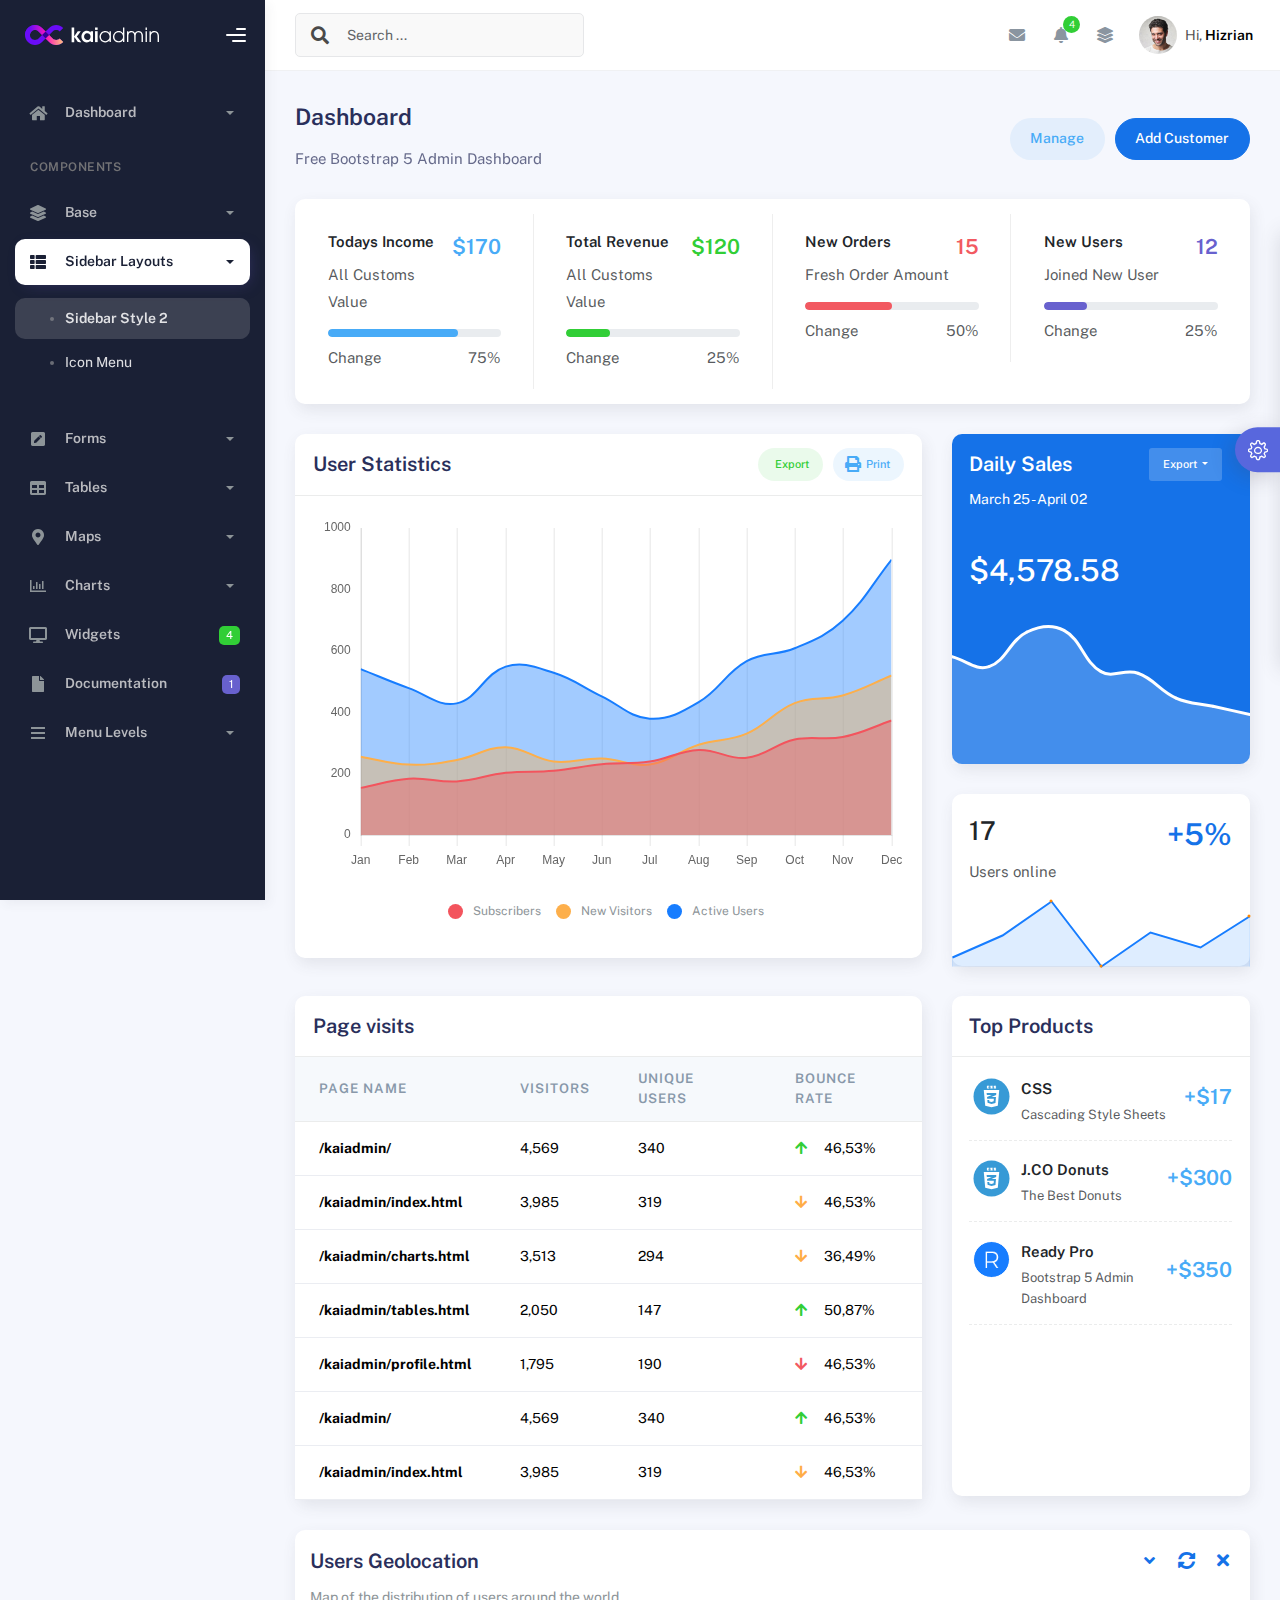
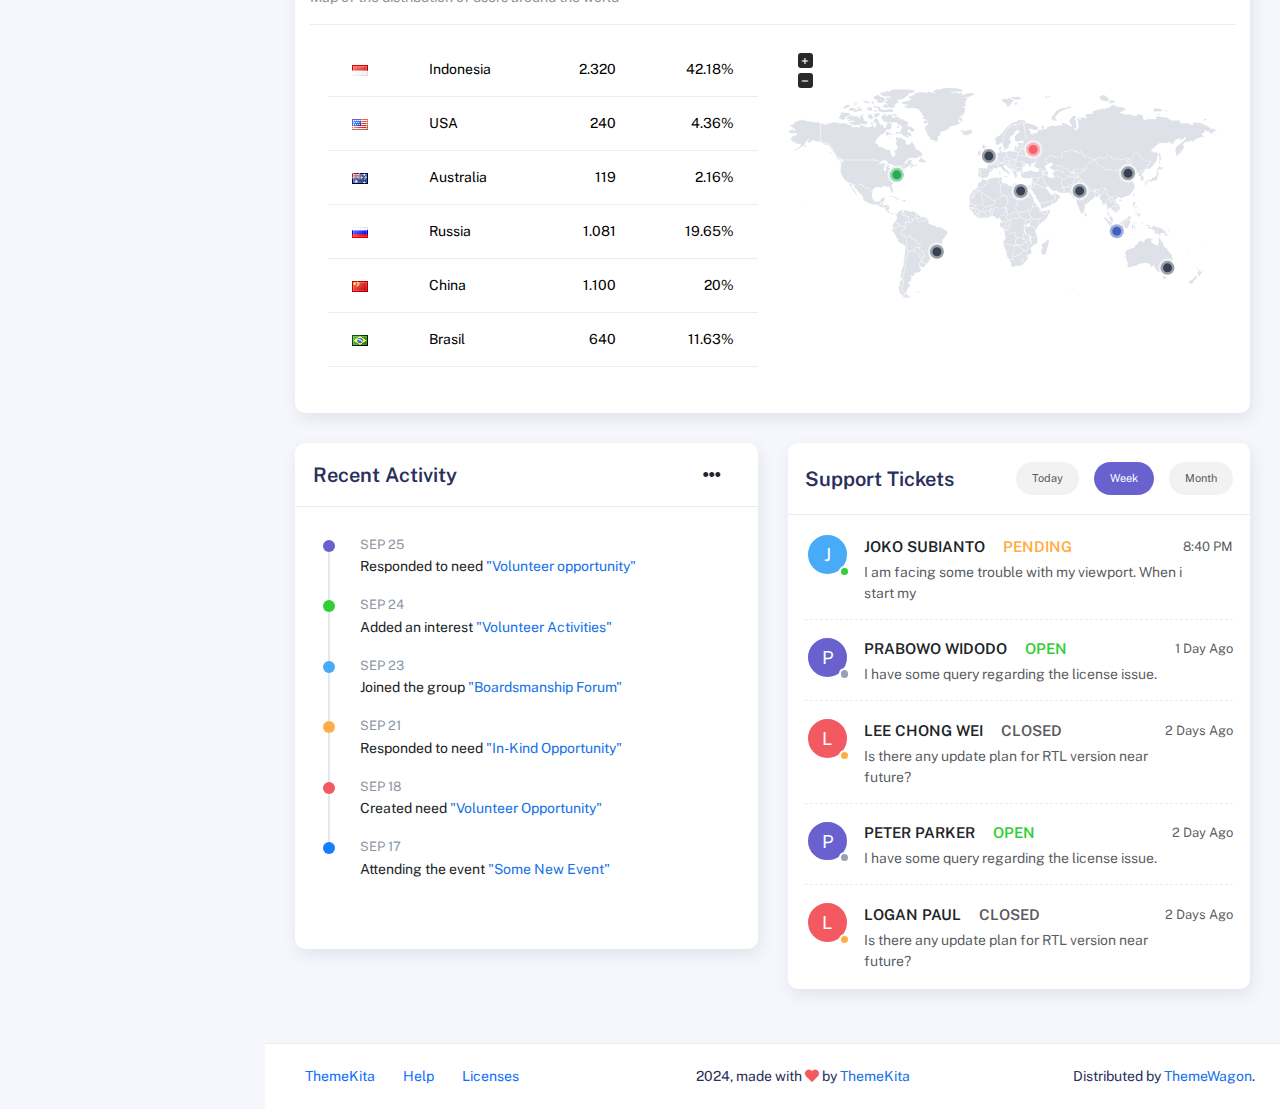
<file: public/admin/sidebar-style-2.html>
<!DOCTYPE html>
<html lang="en">
  <head>
    <meta http-equiv="X-UA-Compatible" content="IE=edge" />
    <title>Kaiadmin - Bootstrap 5 Admin Dashboard</title>
    <meta
      content="width=device-width, initial-scale=1.0, shrink-to-fit=no"
      name="viewport"
    />
    <link
      rel="icon"
      href="assets/img/kaiadmin/favicon.ico"
      type="image/x-icon"
    />

    <!-- Fonts and icons -->
    <script src="assets/js/plugin/webfont/webfont.min.js"></script>
    <script>
      WebFont.load({
        google: { families: ["Public Sans:300,400,500,600,700"] },
        custom: {
          families: [
            "Font Awesome 5 Solid",
            "Font Awesome 5 Regular",
            "Font Awesome 5 Brands",
            "simple-line-icons",
          ],
          urls: ["assets/css/fonts.min.css"],
        },
        active: function () {
          sessionStorage.fonts = true;
        },
      });
    </script>

    <!-- CSS Files -->
    <link rel="stylesheet" href="assets/css/bootstrap.min.css" />
    <link rel="stylesheet" href="assets/css/plugins.min.css" />
    <link rel="stylesheet" href="assets/css/kaiadmin.min.css" />

    <!-- CSS Just for demo purpose, don't include it in your project -->
    <link rel="stylesheet" href="assets/css/demo.css" />
  </head>
  <body>
    <div class="wrapper">
      <!-- Sidebar -->
      <div class="sidebar sidebar-style-2" data-background-color="dark">
        <div class="sidebar-logo">
          <!-- Logo Header -->
          <div class="logo-header" data-background-color="dark">
            <a href="index.html" class="logo">
              <img
                src="assets/img/kaiadmin/logo_light.svg"
                alt="navbar brand"
                class="navbar-brand"
                height="20"
              />
            </a>
            <div class="nav-toggle">
              <button class="btn btn-toggle toggle-sidebar">
                <i class="gg-menu-right"></i>
              </button>
              <button class="btn btn-toggle sidenav-toggler">
                <i class="gg-menu-left"></i>
              </button>
            </div>
            <button class="topbar-toggler more">
              <i class="gg-more-vertical-alt"></i>
            </button>
          </div>
          <!-- End Logo Header -->
        </div>
        <div class="sidebar-wrapper scrollbar scrollbar-inner">
          <div class="sidebar-content">
            <ul class="nav nav-secondary">
              <li class="nav-item">
                <a
                  data-bs-toggle="collapse"
                  href="#dashboard"
                  class="collapsed"
                  aria-expanded="false"
                >
                  <i class="fas fa-home"></i>
                  <p>Dashboard</p>
                  <span class="caret"></span>
                </a>
                <div class="collapse" id="dashboard">
                  <ul class="nav nav-collapse">
                    <li>
                      <a href="../demo1/index.html">
                        <span class="sub-item">Dashboard 1</span>
                      </a>
                    </li>
                  </ul>
                </div>
              </li>
              <li class="nav-section">
                <span class="sidebar-mini-icon">
                  <i class="fa fa-ellipsis-h"></i>
                </span>
                <h4 class="text-section">Components</h4>
              </li>
              <li class="nav-item">
                <a data-bs-toggle="collapse" href="#base">
                  <i class="fas fa-layer-group"></i>
                  <p>Base</p>
                  <span class="caret"></span>
                </a>
                <div class="collapse" id="base">
                  <ul class="nav nav-collapse">
                    <li>
                      <a href="components/avatars.html">
                        <span class="sub-item">Avatars</span>
                      </a>
                    </li>
                    <li>
                      <a href="components/buttons.html">
                        <span class="sub-item">Buttons</span>
                      </a>
                    </li>
                    <li>
                      <a href="components/gridsystem.html">
                        <span class="sub-item">Grid System</span>
                      </a>
                    </li>
                    <li>
                      <a href="components/panels.html">
                        <span class="sub-item">Panels</span>
                      </a>
                    </li>
                    <li>
                      <a href="components/notifications.html">
                        <span class="sub-item">Notifications</span>
                      </a>
                    </li>
                    <li>
                      <a href="components/sweetalert.html">
                        <span class="sub-item">Sweet Alert</span>
                      </a>
                    </li>
                    <li>
                      <a href="components/font-awesome-icons.html">
                        <span class="sub-item">Font Awesome Icons</span>
                      </a>
                    </li>
                    <li>
                      <a href="components/simple-line-icons.html">
                        <span class="sub-item">Simple Line Icons</span>
                      </a>
                    </li>
                    <li>
                      <a href="components/typography.html">
                        <span class="sub-item">Typography</span>
                      </a>
                    </li>
                  </ul>
                </div>
              </li>
              <li class="nav-item active submenu">
                <a data-bs-toggle="collapse" href="#sidebarLayouts">
                  <i class="fas fa-th-list"></i>
                  <p>Sidebar Layouts</p>
                  <span class="caret"></span>
                </a>
                <div class="collapse show" id="sidebarLayouts">
                  <ul class="nav nav-collapse">
                    <li class="active">
                      <a href="sidebar-style-2.html">
                        <span class="sub-item">Sidebar Style 2</span>
                      </a>
                    </li>
                    <li>
                      <a href="icon-menu.html">
                        <span class="sub-item">Icon Menu</span>
                      </a>
                    </li>
                  </ul>
                </div>
              </li>
              <li class="nav-item">
                <a data-bs-toggle="collapse" href="#forms">
                  <i class="fas fa-pen-square"></i>
                  <p>Forms</p>
                  <span class="caret"></span>
                </a>
                <div class="collapse" id="forms">
                  <ul class="nav nav-collapse">
                    <li>
                      <a href="forms/forms.html">
                        <span class="sub-item">Basic Form</span>
                      </a>
                    </li>
                  </ul>
                </div>
              </li>
              <li class="nav-item">
                <a data-bs-toggle="collapse" href="#tables">
                  <i class="fas fa-table"></i>
                  <p>Tables</p>
                  <span class="caret"></span>
                </a>
                <div class="collapse" id="tables">
                  <ul class="nav nav-collapse">
                    <li>
                      <a href="tables/tables.html">
                        <span class="sub-item">Basic Table</span>
                      </a>
                    </li>
                    <li>
                      <a href="tables/datatables.html">
                        <span class="sub-item">Datatables</span>
                      </a>
                    </li>
                  </ul>
                </div>
              </li>
              <li class="nav-item">
                <a data-bs-toggle="collapse" href="#maps">
                  <i class="fas fa-map-marker-alt"></i>
                  <p>Maps</p>
                  <span class="caret"></span>
                </a>
                <div class="collapse" id="maps">
                  <ul class="nav nav-collapse">
                    <li>
                      <a href="maps/googlemaps.html">
                        <span class="sub-item">Google Maps</span>
                      </a>
                    </li>
                    <li>
                      <a href="maps/jsvectormap.html">
                        <span class="sub-item">Jsvectormap</span>
                      </a>
                    </li>
                  </ul>
                </div>
              </li>
              <li class="nav-item">
                <a data-bs-toggle="collapse" href="#charts">
                  <i class="far fa-chart-bar"></i>
                  <p>Charts</p>
                  <span class="caret"></span>
                </a>
                <div class="collapse" id="charts">
                  <ul class="nav nav-collapse">
                    <li>
                      <a href="charts/charts.html">
                        <span class="sub-item">Chart Js</span>
                      </a>
                    </li>
                    <li>
                      <a href="charts/sparkline.html">
                        <span class="sub-item">Sparkline</span>
                      </a>
                    </li>
                  </ul>
                </div>
              </li>
              <li class="nav-item">
                <a href="widgets.html">
                  <i class="fas fa-desktop"></i>
                  <p>Widgets</p>
                  <span class="badge badge-success">4</span>
                </a>
              </li>
              <li class="nav-item">
                <a href="../../documentation/index.html">
                  <i class="fas fa-file"></i>
                  <p>Documentation</p>
                  <span class="badge badge-secondary">1</span>
                </a>
              </li>
              <li class="nav-item">
                <a data-bs-toggle="collapse" href="#submenu">
                  <i class="fas fa-bars"></i>
                  <p>Menu Levels</p>
                  <span class="caret"></span>
                </a>
                <div class="collapse" id="submenu">
                  <ul class="nav nav-collapse">
                    <li>
                      <a data-bs-toggle="collapse" href="#subnav1">
                        <span class="sub-item">Level 1</span>
                        <span class="caret"></span>
                      </a>
                      <div class="collapse" id="subnav1">
                        <ul class="nav nav-collapse subnav">
                          <li>
                            <a href="#">
                              <span class="sub-item">Level 2</span>
                            </a>
                          </li>
                          <li>
                            <a href="#">
                              <span class="sub-item">Level 2</span>
                            </a>
                          </li>
                        </ul>
                      </div>
                    </li>
                    <li>
                      <a data-bs-toggle="collapse" href="#subnav2">
                        <span class="sub-item">Level 1</span>
                        <span class="caret"></span>
                      </a>
                      <div class="collapse" id="subnav2">
                        <ul class="nav nav-collapse subnav">
                          <li>
                            <a href="#">
                              <span class="sub-item">Level 2</span>
                            </a>
                          </li>
                        </ul>
                      </div>
                    </li>
                    <li>
                      <a href="#">
                        <span class="sub-item">Level 1</span>
                      </a>
                    </li>
                  </ul>
                </div>
              </li>
            </ul>
          </div>
        </div>
      </div>
      <!-- End Sidebar -->

      <div class="main-panel">
        <div class="main-header">
          <div class="main-header-logo">
            <!-- Logo Header -->
            <div class="logo-header" data-background-color="dark">
              <a href="index.html" class="logo">
                <img
                  src="assets/img/kaiadmin/logo_light.svg"
                  alt="navbar brand"
                  class="navbar-brand"
                  height="20"
                />
              </a>
              <div class="nav-toggle">
                <button class="btn btn-toggle toggle-sidebar">
                  <i class="gg-menu-right"></i>
                </button>
                <button class="btn btn-toggle sidenav-toggler">
                  <i class="gg-menu-left"></i>
                </button>
              </div>
              <button class="topbar-toggler more">
                <i class="gg-more-vertical-alt"></i>
              </button>
            </div>
            <!-- End Logo Header -->
          </div>
          <!-- Navbar Header -->
          <nav
            class="navbar navbar-header navbar-header-transparent navbar-expand-lg border-bottom"
          >
            <div class="container-fluid">
              <nav
                class="navbar navbar-header-left navbar-expand-lg navbar-form nav-search p-0 d-none d-lg-flex"
              >
                <div class="input-group">
                  <div class="input-group-prepend">
                    <button type="submit" class="btn btn-search pe-1">
                      <i class="fa fa-search search-icon"></i>
                    </button>
                  </div>
                  <input
                    type="text"
                    placeholder="Search ..."
                    class="form-control"
                  />
                </div>
              </nav>

              <ul class="navbar-nav topbar-nav ms-md-auto align-items-center">
                <li
                  class="nav-item topbar-icon dropdown hidden-caret d-flex d-lg-none"
                >
                  <a
                    class="nav-link dropdown-toggle"
                    data-bs-toggle="dropdown"
                    href="#"
                    role="button"
                    aria-expanded="false"
                    aria-haspopup="true"
                  >
                    <i class="fa fa-search"></i>
                  </a>
                  <ul class="dropdown-menu dropdown-search animated fadeIn">
                    <form class="navbar-left navbar-form nav-search">
                      <div class="input-group">
                        <input
                          type="text"
                          placeholder="Search ..."
                          class="form-control"
                        />
                      </div>
                    </form>
                  </ul>
                </li>
                <li class="nav-item topbar-icon dropdown hidden-caret">
                  <a
                    class="nav-link dropdown-toggle"
                    href="#"
                    id="messageDropdown"
                    role="button"
                    data-bs-toggle="dropdown"
                    aria-haspopup="true"
                    aria-expanded="false"
                  >
                    <i class="fa fa-envelope"></i>
                  </a>
                  <ul
                    class="dropdown-menu messages-notif-box animated fadeIn"
                    aria-labelledby="messageDropdown"
                  >
                    <li>
                      <div
                        class="dropdown-title d-flex justify-content-between align-items-center"
                      >
                        Messages
                        <a href="#" class="small">Mark all as read</a>
                      </div>
                    </li>
                    <li>
                      <div class="message-notif-scroll scrollbar-outer">
                        <div class="notif-center">
                          <a href="#">
                            <div class="notif-img">
                              <img
                                src="assets/img/jm_denis.jpg"
                                alt="Img Profile"
                              />
                            </div>
                            <div class="notif-content">
                              <span class="subject">Jimmy Denis</span>
                              <span class="block"> How are you ? </span>
                              <span class="time">5 minutes ago</span>
                            </div>
                          </a>
                          <a href="#">
                            <div class="notif-img">
                              <img
                                src="assets/img/chadengle.jpg"
                                alt="Img Profile"
                              />
                            </div>
                            <div class="notif-content">
                              <span class="subject">Chad</span>
                              <span class="block"> Ok, Thanks ! </span>
                              <span class="time">12 minutes ago</span>
                            </div>
                          </a>
                          <a href="#">
                            <div class="notif-img">
                              <img
                                src="assets/img/mlane.jpg"
                                alt="Img Profile"
                              />
                            </div>
                            <div class="notif-content">
                              <span class="subject">Jhon Doe</span>
                              <span class="block">
                                Ready for the meeting today...
                              </span>
                              <span class="time">12 minutes ago</span>
                            </div>
                          </a>
                          <a href="#">
                            <div class="notif-img">
                              <img
                                src="assets/img/talha.jpg"
                                alt="Img Profile"
                              />
                            </div>
                            <div class="notif-content">
                              <span class="subject">Talha</span>
                              <span class="block"> Hi, Apa Kabar ? </span>
                              <span class="time">17 minutes ago</span>
                            </div>
                          </a>
                        </div>
                      </div>
                    </li>
                    <li>
                      <a class="see-all" href="javascript:void(0);"
                        >See all messages<i class="fa fa-angle-right"></i>
                      </a>
                    </li>
                  </ul>
                </li>
                <li class="nav-item topbar-icon dropdown hidden-caret">
                  <a
                    class="nav-link dropdown-toggle"
                    href="#"
                    id="notifDropdown"
                    role="button"
                    data-bs-toggle="dropdown"
                    aria-haspopup="true"
                    aria-expanded="false"
                  >
                    <i class="fa fa-bell"></i>
                    <span class="notification">4</span>
                  </a>
                  <ul
                    class="dropdown-menu notif-box animated fadeIn"
                    aria-labelledby="notifDropdown"
                  >
                    <li>
                      <div class="dropdown-title">
                        You have 4 new notification
                      </div>
                    </li>
                    <li>
                      <div class="notif-scroll scrollbar-outer">
                        <div class="notif-center">
                          <a href="#">
                            <div class="notif-icon notif-primary">
                              <i class="fa fa-user-plus"></i>
                            </div>
                            <div class="notif-content">
                              <span class="block"> New user registered </span>
                              <span class="time">5 minutes ago</span>
                            </div>
                          </a>
                          <a href="#">
                            <div class="notif-icon notif-success">
                              <i class="fa fa-comment"></i>
                            </div>
                            <div class="notif-content">
                              <span class="block">
                                Rahmad commented on Admin
                              </span>
                              <span class="time">12 minutes ago</span>
                            </div>
                          </a>
                          <a href="#">
                            <div class="notif-img">
                              <img
                                src="assets/img/profile2.jpg"
                                alt="Img Profile"
                              />
                            </div>
                            <div class="notif-content">
                              <span class="block">
                                Reza send messages to you
                              </span>
                              <span class="time">12 minutes ago</span>
                            </div>
                          </a>
                          <a href="#">
                            <div class="notif-icon notif-danger">
                              <i class="fa fa-heart"></i>
                            </div>
                            <div class="notif-content">
                              <span class="block"> Farrah liked Admin </span>
                              <span class="time">17 minutes ago</span>
                            </div>
                          </a>
                        </div>
                      </div>
                    </li>
                    <li>
                      <a class="see-all" href="javascript:void(0);"
                        >See all notifications<i class="fa fa-angle-right"></i>
                      </a>
                    </li>
                  </ul>
                </li>
                <li class="nav-item topbar-icon dropdown hidden-caret">
                  <a
                    class="nav-link"
                    data-bs-toggle="dropdown"
                    href="#"
                    aria-expanded="false"
                  >
                    <i class="fas fa-layer-group"></i>
                  </a>
                  <div class="dropdown-menu quick-actions animated fadeIn">
                    <div class="quick-actions-header">
                      <span class="title mb-1">Quick Actions</span>
                      <span class="subtitle op-7">Shortcuts</span>
                    </div>
                    <div class="quick-actions-scroll scrollbar-outer">
                      <div class="quick-actions-items">
                        <div class="row m-0">
                          <a class="col-6 col-md-4 p-0" href="#">
                            <div class="quick-actions-item">
                              <div class="avatar-item bg-danger rounded-circle">
                                <i class="far fa-calendar-alt"></i>
                              </div>
                              <span class="text">Calendar</span>
                            </div>
                          </a>
                          <a class="col-6 col-md-4 p-0" href="#">
                            <div class="quick-actions-item">
                              <div
                                class="avatar-item bg-warning rounded-circle"
                              >
                                <i class="fas fa-map"></i>
                              </div>
                              <span class="text">Maps</span>
                            </div>
                          </a>
                          <a class="col-6 col-md-4 p-0" href="#">
                            <div class="quick-actions-item">
                              <div class="avatar-item bg-info rounded-circle">
                                <i class="fas fa-file-excel"></i>
                              </div>
                              <span class="text">Reports</span>
                            </div>
                          </a>
                          <a class="col-6 col-md-4 p-0" href="#">
                            <div class="quick-actions-item">
                              <div
                                class="avatar-item bg-success rounded-circle"
                              >
                                <i class="fas fa-envelope"></i>
                              </div>
                              <span class="text">Emails</span>
                            </div>
                          </a>
                          <a class="col-6 col-md-4 p-0" href="#">
                            <div class="quick-actions-item">
                              <div
                                class="avatar-item bg-primary rounded-circle"
                              >
                                <i class="fas fa-file-invoice-dollar"></i>
                              </div>
                              <span class="text">Invoice</span>
                            </div>
                          </a>
                          <a class="col-6 col-md-4 p-0" href="#">
                            <div class="quick-actions-item">
                              <div
                                class="avatar-item bg-secondary rounded-circle"
                              >
                                <i class="fas fa-credit-card"></i>
                              </div>
                              <span class="text">Payments</span>
                            </div>
                          </a>
                        </div>
                      </div>
                    </div>
                  </div>
                </li>

                <li class="nav-item topbar-user dropdown hidden-caret">
                  <a
                    class="dropdown-toggle profile-pic"
                    data-bs-toggle="dropdown"
                    href="#"
                    aria-expanded="false"
                  >
                    <div class="avatar-sm">
                      <img
                        src="assets/img/profile.jpg"
                        alt="..."
                        class="avatar-img rounded-circle"
                      />
                    </div>
                    <span class="profile-username">
                      <span class="op-7">Hi,</span>
                      <span class="fw-bold">Hizrian</span>
                    </span>
                  </a>
                  <ul class="dropdown-menu dropdown-user animated fadeIn">
                    <div class="dropdown-user-scroll scrollbar-outer">
                      <li>
                        <div class="user-box">
                          <div class="avatar-lg">
                            <img
                              src="assets/img/profile.jpg"
                              alt="image profile"
                              class="avatar-img rounded"
                            />
                          </div>
                          <div class="u-text">
                            <h4>Hizrian</h4>
                            <p class="text-muted">hello@example.com</p>
                            <a
                              href="profile.html"
                              class="btn btn-xs btn-secondary btn-sm"
                              >View Profile</a
                            >
                          </div>
                        </div>
                      </li>
                      <li>
                        <div class="dropdown-divider"></div>
                        <a class="dropdown-item" href="#">My Profile</a>
                        <a class="dropdown-item" href="#">My Balance</a>
                        <a class="dropdown-item" href="#">Inbox</a>
                        <div class="dropdown-divider"></div>
                        <a class="dropdown-item" href="#">Account Setting</a>
                        <div class="dropdown-divider"></div>
                        <a class="dropdown-item" href="#">Logout</a>
                      </li>
                    </div>
                  </ul>
                </li>
              </ul>
            </div>
          </nav>
          <!-- End Navbar -->
        </div>

        <div class="container">
          <div class="page-inner">
            <div
              class="d-flex align-items-left align-items-md-center flex-column flex-md-row pt-2 pb-4"
            >
              <div>
                <h3 class="fw-bold mb-3">Dashboard</h3>
                <h6 class="op-7 mb-2">Free Bootstrap 5 Admin Dashboard</h6>
              </div>
              <div class="ms-md-auto py-2 py-md-0">
                <a href="#" class="btn btn-label-info btn-round me-2">Manage</a>
                <a href="#" class="btn btn-primary btn-round">Add Customer</a>
              </div>
            </div>
            <div class="row row-card-no-pd">
              <div class="col-12 col-sm-6 col-md-6 col-xl-3">
                <div class="card">
                  <div class="card-body">
                    <div class="d-flex justify-content-between">
                      <div>
                        <h6><b>Todays Income</b></h6>
                        <p class="text-muted">All Customs Value</p>
                      </div>
                      <h4 class="text-info fw-bold">$170</h4>
                    </div>
                    <div class="progress progress-sm">
                      <div
                        class="progress-bar bg-info w-75"
                        role="progressbar"
                        aria-valuenow="75"
                        aria-valuemin="0"
                        aria-valuemax="100"
                      ></div>
                    </div>
                    <div class="d-flex justify-content-between mt-2">
                      <p class="text-muted mb-0">Change</p>
                      <p class="text-muted mb-0">75%</p>
                    </div>
                  </div>
                </div>
              </div>
              <div class="col-12 col-sm-6 col-md-6 col-xl-3">
                <div class="card">
                  <div class="card-body">
                    <div class="d-flex justify-content-between">
                      <div>
                        <h6><b>Total Revenue</b></h6>
                        <p class="text-muted">All Customs Value</p>
                      </div>
                      <h4 class="text-success fw-bold">$120</h4>
                    </div>
                    <div class="progress progress-sm">
                      <div
                        class="progress-bar bg-success w-25"
                        role="progressbar"
                        aria-valuenow="25"
                        aria-valuemin="0"
                        aria-valuemax="100"
                      ></div>
                    </div>
                    <div class="d-flex justify-content-between mt-2">
                      <p class="text-muted mb-0">Change</p>
                      <p class="text-muted mb-0">25%</p>
                    </div>
                  </div>
                </div>
              </div>
              <div class="col-12 col-sm-6 col-md-6 col-xl-3">
                <div class="card">
                  <div class="card-body">
                    <div class="d-flex justify-content-between">
                      <div>
                        <h6><b>New Orders</b></h6>
                        <p class="text-muted">Fresh Order Amount</p>
                      </div>
                      <h4 class="text-danger fw-bold">15</h4>
                    </div>
                    <div class="progress progress-sm">
                      <div
                        class="progress-bar bg-danger w-50"
                        role="progressbar"
                        aria-valuenow="50"
                        aria-valuemin="0"
                        aria-valuemax="100"
                      ></div>
                    </div>
                    <div class="d-flex justify-content-between mt-2">
                      <p class="text-muted mb-0">Change</p>
                      <p class="text-muted mb-0">50%</p>
                    </div>
                  </div>
                </div>
              </div>
              <div class="col-12 col-sm-6 col-md-6 col-xl-3">
                <div class="card">
                  <div class="card-body">
                    <div class="d-flex justify-content-between">
                      <div>
                        <h6><b>New Users</b></h6>
                        <p class="text-muted">Joined New User</p>
                      </div>
                      <h4 class="text-secondary fw-bold">12</h4>
                    </div>
                    <div class="progress progress-sm">
                      <div
                        class="progress-bar bg-secondary w-25"
                        role="progressbar"
                        aria-valuenow="25"
                        aria-valuemin="0"
                        aria-valuemax="100"
                      ></div>
                    </div>
                    <div class="d-flex justify-content-between mt-2">
                      <p class="text-muted mb-0">Change</p>
                      <p class="text-muted mb-0">25%</p>
                    </div>
                  </div>
                </div>
              </div>
            </div>
            <div class="row">
              <div class="col-md-8">
                <div class="card">
                  <div class="card-header">
                    <div class="card-head-row">
                      <div class="card-title">User Statistics</div>
                      <div class="card-tools">
                        <a
                          href="#"
                          class="btn btn-label-success btn-round btn-sm me-2"
                        >
                          <span class="btn-label">
                            <i class="fa fa-pencil"></i>
                          </span>
                          Export
                        </a>
                        <a href="#" class="btn btn-label-info btn-round btn-sm">
                          <span class="btn-label">
                            <i class="fa fa-print"></i>
                          </span>
                          Print
                        </a>
                      </div>
                    </div>
                  </div>
                  <div class="card-body">
                    <div class="chart-container" style="min-height: 375px">
                      <canvas id="statisticsChart"></canvas>
                    </div>
                    <div id="myChartLegend"></div>
                  </div>
                </div>
              </div>
              <div class="col-md-4">
                <div class="card card-primary">
                  <div class="card-header">
                    <div class="card-head-row">
                      <div class="card-title">Daily Sales</div>
                      <div class="card-tools">
                        <div class="dropdown">
                          <button
                            class="btn btn-sm btn-label-light dropdown-toggle"
                            type="button"
                            id="dropdownMenuButton"
                            data-bs-toggle="dropdown"
                            aria-haspopup="true"
                            aria-expanded="false"
                          >
                            Export
                          </button>
                          <div
                            class="dropdown-menu"
                            aria-labelledby="dropdownMenuButton"
                          >
                            <a class="dropdown-item" href="#">Action</a>
                            <a class="dropdown-item" href="#">Another action</a>
                            <a class="dropdown-item" href="#"
                              >Something else here</a
                            >
                          </div>
                        </div>
                      </div>
                    </div>
                    <div class="card-category">March 25 - April 02</div>
                  </div>
                  <div class="card-body pb-0">
                    <div class="mb-4 mt-2">
                      <h1>$4,578.58</h1>
                    </div>
                    <div class="pull-in">
                      <canvas id="dailySalesChart"></canvas>
                    </div>
                  </div>
                </div>
                <div class="card">
                  <div class="card-body pb-0">
                    <div class="h1 fw-bold float-end text-primary">+5%</div>
                    <h2 class="mb-2">17</h2>
                    <p class="text-muted">Users online</p>
                    <div class="pull-in sparkline-fix">
                      <div id="lineChart"></div>
                    </div>
                  </div>
                </div>
              </div>
            </div>
            <!-- <div class="row">
						<div class="col-md-4">
							<div class="card">
								<div class="card-body pb-0">
									<div class="h1 fw-bold float-end text-primary">+5%</div>
									<h2 class="mb-2">17</h2>
									<p class="text-muted">Users online</p>
									<div class="pull-in sparkline-fix">
										<div id="lineChart"></div>
									</div>
								</div>
							</div>
						</div>
						<div class="col-md-4">
							<div class="card">
								<div class="card-body pb-0">
									<div class="h1 fw-bold float-end text-danger">-3%</div>
									<h2 class="mb-2">27</h2>
									<p class="text-muted">New Users</p>
									<div class="pull-in sparkline-fix">
										<div id="lineChart2"></div>
									</div>
								</div>
							</div>
						</div>
						<div class="col-md-4">
							<div class="card">
								<div class="card-body pb-0">
									<div class="h1 fw-bold float-end text-warning">+7%</div>
									<h2 class="mb-2">213</h2>
									<p class="text-muted">Transactions</p>
									<div class="pull-in sparkline-fix">
										<div id="lineChart3"></div>
									</div>
								</div>
							</div>
						</div>
					</div> -->
            <!-- <div class="row">
						<div class="col-md-4">
							<div class="card">
								<div class="card-header">
									<div class="card-title">Top Products</div>
								</div>
								<div class="card-body pb-0">
									<div class="d-flex">
										<div class="avatar">
											<img src="assets/img/logoproduct.svg" alt="..." class="avatar-img rounded-circle">
										</div>
										<div class="flex-1 pt-1 ms-2">
											<h6 class="fw-bold mb-1">CSS</h6>
											<small class="text-muted">Cascading Style Sheets</small>
										</div>
										<div class="d-flex ms-auto align-items-center">
											<h4 class="text-info fw-bold">+$17</h4>
										</div>
									</div>
									<div class="separator-dashed"></div>
									<div class="d-flex">
										<div class="avatar">
											<img src="assets/img/logoproduct.svg" alt="..." class="avatar-img rounded-circle">
										</div>
										<div class="flex-1 pt-1 ms-2">
											<h6 class="fw-bold mb-1">J.CO Donuts</h6>
											<small class="text-muted">The Best Donuts</small>
										</div>
										<div class="d-flex ms-auto align-items-center">
											<h4 class="text-info fw-bold">+$300</h4>
										</div>
									</div>
									<div class="separator-dashed"></div>
									<div class="d-flex">
										<div class="avatar">
											<img src="assets/img/logoproduct3.svg" alt="..." class="avatar-img rounded-circle">
										</div>
										<div class="flex-1 pt-1 ms-2">
											<h6 class="fw-bold mb-1">Ready Pro</h6>
											<small class="text-muted">Bootstrap 5 Admin Dashboard</small>
										</div>
										<div class="d-flex ms-auto align-items-center">
											<h4 class="text-info fw-bold">+$350</h4>
										</div>
									</div>
									<div class="separator-dashed"></div>
									<div class="pull-in">
										<canvas id="topProductsChart"></canvas>
									</div>
								</div>
							</div>
						</div>
						<div class="col-md-4">
							<div class="card">
								<div class="card-body">
									<div class="card-title fw-mediumbold">Suggested People</div>
									<div class="card-list">
										<div class="item-list">
											<div class="avatar">
												<img src="assets/img/jm_denis.jpg" alt="..." class="avatar-img rounded-circle">
											</div>
											<div class="info-user ms-3">
												<div class="username">Jimmy Denis</div>
												<div class="status">Graphic Designer</div>
											</div>
											<button class="btn btn-icon btn-primary btn-round btn-xs">
												<i class="fa fa-plus"></i>
											</button>
										</div>
										<div class="item-list">
											<div class="avatar">
												<img src="assets/img/chadengle.jpg" alt="..." class="avatar-img rounded-circle">
											</div>
											<div class="info-user ms-3">
												<div class="username">Chad</div>
												<div class="status">CEO Zeleaf</div>
											</div>
											<button class="btn btn-icon btn-primary btn-round btn-xs">
												<i class="fa fa-plus"></i>
											</button>
										</div>
										<div class="item-list">
											<div class="avatar">
												<img src="assets/img/talha.jpg" alt="..." class="avatar-img rounded-circle">
											</div>
											<div class="info-user ms-3">
												<div class="username">Talha</div>
												<div class="status">Front End Designer</div>
											</div>
											<button class="btn btn-icon btn-primary btn-round btn-xs">
												<i class="fa fa-plus"></i>
											</button>
										</div>
										<div class="item-list">
											<div class="avatar">
												<img src="assets/img/mlane.jpg" alt="..." class="avatar-img rounded-circle">
											</div>
											<div class="info-user ms-3">
												<div class="username">John Doe</div>
												<div class="status">Back End Developer</div>
											</div>
											<button class="btn btn-icon btn-primary btn-round btn-xs">
												<i class="fa fa-plus"></i>
											</button>
										</div>
										<div class="item-list">
											<div class="avatar">
												<img src="assets/img/talha.jpg" alt="..." class="avatar-img rounded-circle">
											</div>
											<div class="info-user ms-3">
												<div class="username">Talha</div>
												<div class="status">Front End Designer</div>
											</div>
											<button class="btn btn-icon btn-primary btn-round btn-xs">
												<i class="fa fa-plus"></i>
											</button>
										</div>
										<div class="item-list">
											<div class="avatar">
												<img src="assets/img/jm_denis.jpg" alt="..." class="avatar-img rounded-circle">
											</div>
											<div class="info-user ms-3">
												<div class="username">Jimmy Denis</div>
												<div class="status">Graphic Designer</div>
											</div>
											<button class="btn btn-icon btn-primary btn-round btn-xs">
												<i class="fa fa-plus"></i>
											</button>
										</div>
									</div>
								</div>
							</div>
						</div>
						<div class="col-md-4">
							<div class="card card-primary bg-primary-gradient">
								<div class="card-body">
									<h5 class="mt-3 b-b1 pb-2 mb-4 fw-bold">Active user right now</h5>
									<h1 class="mb-4 fw-bold">17</h1>
									<h5 class="mt-3 b-b1 pb-2 mb-5 fw-bold">Page view per minutes</h5>
									<div id="activeUsersChart"></div>
									<h5 class="mt-5 pb-3 mb-0 fw-bold">Top active pages</h5>
									<ul class="list-unstyled">
										<li class="d-flex justify-content-between pb-1 pt-1"><small>/product/readypro/index.html</small> <span>7</span></li>
										<li class="d-flex justify-content-between pb-1 pt-1"><small>/product/kaiadmin/demo.html</small> <span>10</span></li>
									</ul>
								</div>
							</div>
						</div>
					</div> -->
            <div class="row">
              <div class="col-md-8">
                <div class="card">
                  <div class="card-header">
                    <div class="card-title">Page visits</div>
                  </div>
                  <div class="card-body p-0">
                    <div class="table-responsive">
                      <!-- Projects table -->
                      <table class="table align-items-center mb-0">
                        <thead class="thead-light">
                          <tr>
                            <th scope="col">Page name</th>
                            <th scope="col">Visitors</th>
                            <th scope="col">Unique users</th>
                            <th scope="col">Bounce rate</th>
                          </tr>
                        </thead>
                        <tbody>
                          <tr>
                            <th scope="row">/kaiadmin/</th>
                            <td>4,569</td>
                            <td>340</td>
                            <td>
                              <i class="fas fa-arrow-up text-success me-3"></i>
                              46,53%
                            </td>
                          </tr>
                          <tr>
                            <th scope="row">/kaiadmin/index.html</th>
                            <td>3,985</td>
                            <td>319</td>
                            <td>
                              <i
                                class="fas fa-arrow-down text-warning me-3"
                              ></i>
                              46,53%
                            </td>
                          </tr>
                          <tr>
                            <th scope="row">/kaiadmin/charts.html</th>
                            <td>3,513</td>
                            <td>294</td>
                            <td>
                              <i
                                class="fas fa-arrow-down text-warning me-3"
                              ></i>
                              36,49%
                            </td>
                          </tr>
                          <tr>
                            <th scope="row">/kaiadmin/tables.html</th>
                            <td>2,050</td>
                            <td>147</td>
                            <td>
                              <i class="fas fa-arrow-up text-success me-3"></i>
                              50,87%
                            </td>
                          </tr>
                          <tr>
                            <th scope="row">/kaiadmin/profile.html</th>
                            <td>1,795</td>
                            <td>190</td>
                            <td>
                              <i class="fas fa-arrow-down text-danger me-3"></i>
                              46,53%
                            </td>
                          </tr>
                          <tr>
                            <th scope="row">/kaiadmin/</th>
                            <td>4,569</td>
                            <td>340</td>
                            <td>
                              <i class="fas fa-arrow-up text-success me-3"></i>
                              46,53%
                            </td>
                          </tr>
                          <tr>
                            <th scope="row">/kaiadmin/index.html</th>
                            <td>3,985</td>
                            <td>319</td>
                            <td>
                              <i
                                class="fas fa-arrow-down text-warning me-3"
                              ></i>
                              46,53%
                            </td>
                          </tr>
                        </tbody>
                      </table>
                    </div>
                  </div>
                </div>
              </div>
              <div class="col-md-4">
                <div class="card">
                  <div class="card-header">
                    <div class="card-title">Top Products</div>
                  </div>
                  <div class="card-body pb-0">
                    <div class="d-flex">
                      <div class="avatar">
                        <img
                          src="assets/img/logoproduct.svg"
                          alt="..."
                          class="avatar-img rounded-circle"
                        />
                      </div>
                      <div class="flex-1 pt-1 ms-2">
                        <h6 class="fw-bold mb-1">CSS</h6>
                        <small class="text-muted">Cascading Style Sheets</small>
                      </div>
                      <div class="d-flex ms-auto align-items-center">
                        <h4 class="text-info fw-bold">+$17</h4>
                      </div>
                    </div>
                    <div class="separator-dashed"></div>
                    <div class="d-flex">
                      <div class="avatar">
                        <img
                          src="assets/img/logoproduct.svg"
                          alt="..."
                          class="avatar-img rounded-circle"
                        />
                      </div>
                      <div class="flex-1 pt-1 ms-2">
                        <h6 class="fw-bold mb-1">J.CO Donuts</h6>
                        <small class="text-muted">The Best Donuts</small>
                      </div>
                      <div class="d-flex ms-auto align-items-center">
                        <h4 class="text-info fw-bold">+$300</h4>
                      </div>
                    </div>
                    <div class="separator-dashed"></div>
                    <div class="d-flex">
                      <div class="avatar">
                        <img
                          src="assets/img/logoproduct3.svg"
                          alt="..."
                          class="avatar-img rounded-circle"
                        />
                      </div>
                      <div class="flex-1 pt-1 ms-2">
                        <h6 class="fw-bold mb-1">Ready Pro</h6>
                        <small class="text-muted"
                          >Bootstrap 5 Admin Dashboard</small
                        >
                      </div>
                      <div class="d-flex ms-auto align-items-center">
                        <h4 class="text-info fw-bold">+$350</h4>
                      </div>
                    </div>
                    <div class="separator-dashed"></div>
                    <div class="pull-in">
                      <canvas id="topProductsChart"></canvas>
                    </div>
                  </div>
                </div>
              </div>
            </div>
            <div class="row row-card-no-pd">
              <div class="col-md-12">
                <div class="card">
                  <div class="card-header">
                    <div class="card-head-row card-tools-still-right">
                      <h4 class="card-title">Users Geolocation</h4>
                      <div class="card-tools">
                        <button
                          class="btn btn-icon btn-link btn-primary btn-xs"
                        >
                          <span class="fa fa-angle-down"></span>
                        </button>
                        <button
                          class="btn btn-icon btn-link btn-primary btn-xs btn-refresh-card"
                        >
                          <span class="fa fa-sync-alt"></span>
                        </button>
                        <button
                          class="btn btn-icon btn-link btn-primary btn-xs"
                        >
                          <span class="fa fa-times"></span>
                        </button>
                      </div>
                    </div>
                    <p class="card-category">
                      Map of the distribution of users around the world
                    </p>
                  </div>
                  <div class="card-body">
                    <div class="row">
                      <div class="col-md-6">
                        <div class="table-responsive table-hover table-sales">
                          <table class="table">
                            <tbody>
                              <tr>
                                <td>
                                  <div class="flag">
                                    <img
                                      src="assets/img/flags/id.png"
                                      alt="indonesia"
                                    />
                                  </div>
                                </td>
                                <td>Indonesia</td>
                                <td class="text-end">2.320</td>
                                <td class="text-end">42.18%</td>
                              </tr>
                              <tr>
                                <td>
                                  <div class="flag">
                                    <img
                                      src="assets/img/flags/us.png"
                                      alt="united states"
                                    />
                                  </div>
                                </td>
                                <td>USA</td>
                                <td class="text-end">240</td>
                                <td class="text-end">4.36%</td>
                              </tr>
                              <tr>
                                <td>
                                  <div class="flag">
                                    <img
                                      src="assets/img/flags/au.png"
                                      alt="australia"
                                    />
                                  </div>
                                </td>
                                <td>Australia</td>
                                <td class="text-end">119</td>
                                <td class="text-end">2.16%</td>
                              </tr>
                              <tr>
                                <td>
                                  <div class="flag">
                                    <img
                                      src="assets/img/flags/ru.png"
                                      alt="russia"
                                    />
                                  </div>
                                </td>
                                <td>Russia</td>
                                <td class="text-end">1.081</td>
                                <td class="text-end">19.65%</td>
                              </tr>
                              <tr>
                                <td>
                                  <div class="flag">
                                    <img
                                      src="assets/img/flags/cn.png"
                                      alt="china"
                                    />
                                  </div>
                                </td>
                                <td>China</td>
                                <td class="text-end">1.100</td>
                                <td class="text-end">20%</td>
                              </tr>
                              <tr>
                                <td>
                                  <div class="flag">
                                    <img
                                      src="assets/img/flags/br.png"
                                      alt="brazil"
                                    />
                                  </div>
                                </td>
                                <td>Brasil</td>
                                <td class="text-end">640</td>
                                <td class="text-end">11.63%</td>
                              </tr>
                            </tbody>
                          </table>
                        </div>
                      </div>
                      <div class="col-md-6">
                        <div class="mapcontainer">
                          <div
                            id="world-map"
                            class="w-100"
                            style="height: 300px"
                          ></div>
                        </div>
                      </div>
                    </div>
                  </div>
                </div>
              </div>
            </div>
            <div class="row">
              <div class="col-md-6">
                <div class="card">
                  <div class="card-header">
                    <div class="card-head-row card-tools-still-right">
                      <div class="card-title">Recent Activity</div>
                      <div class="card-tools">
                        <div class="dropdown">
                          <button
                            class="btn btn-icon btn-clean"
                            type="button"
                            id="dropdownMenuButton"
                            data-bs-toggle="dropdown"
                            aria-haspopup="true"
                            aria-expanded="false"
                          >
                            <i class="fas fa-ellipsis-h"></i>
                          </button>
                          <div
                            class="dropdown-menu"
                            aria-labelledby="dropdownMenuButton"
                          >
                            <a class="dropdown-item" href="#">Action</a>
                            <a class="dropdown-item" href="#">Another action</a>
                            <a class="dropdown-item" href="#"
                              >Something else here</a
                            >
                          </div>
                        </div>
                      </div>
                    </div>
                  </div>
                  <div class="card-body">
                    <ol class="activity-feed">
                      <li class="feed-item feed-item-secondary">
                        <time class="date" datetime="9-25">Sep 25</time>
                        <span class="text"
                          >Responded to need
                          <a href="#">"Volunteer opportunity"</a></span
                        >
                      </li>
                      <li class="feed-item feed-item-success">
                        <time class="date" datetime="9-24">Sep 24</time>
                        <span class="text"
                          >Added an interest
                          <a href="#">"Volunteer Activities"</a></span
                        >
                      </li>
                      <li class="feed-item feed-item-info">
                        <time class="date" datetime="9-23">Sep 23</time>
                        <span class="text"
                          >Joined the group
                          <a href="single-group.php"
                            >"Boardsmanship Forum"</a
                          ></span
                        >
                      </li>
                      <li class="feed-item feed-item-warning">
                        <time class="date" datetime="9-21">Sep 21</time>
                        <span class="text"
                          >Responded to need
                          <a href="#">"In-Kind Opportunity"</a></span
                        >
                      </li>
                      <li class="feed-item feed-item-danger">
                        <time class="date" datetime="9-18">Sep 18</time>
                        <span class="text"
                          >Created need
                          <a href="#">"Volunteer Opportunity"</a></span
                        >
                      </li>
                      <li class="feed-item">
                        <time class="date" datetime="9-17">Sep 17</time>
                        <span class="text"
                          >Attending the event
                          <a href="single-event.php">"Some New Event"</a></span
                        >
                      </li>
                    </ol>
                  </div>
                </div>
              </div>
              <div class="col-md-6">
                <div class="card">
                  <div class="card-header">
                    <div class="card-head-row">
                      <div class="card-title">Support Tickets</div>
                      <div class="card-tools">
                        <ul
                          class="nav nav-pills nav-secondary nav-pills-no-bd nav-sm"
                          id="pills-tab"
                          role="tablist"
                        >
                          <li class="nav-item">
                            <a
                              class="nav-link"
                              id="pills-today"
                              data-bs-toggle="pill"
                              href="#pills-today"
                              role="tab"
                              aria-selected="true"
                              >Today</a
                            >
                          </li>
                          <li class="nav-item">
                            <a
                              class="nav-link active"
                              id="pills-week"
                              data-bs-toggle="pill"
                              href="#pills-week"
                              role="tab"
                              aria-selected="false"
                              >Week</a
                            >
                          </li>
                          <li class="nav-item">
                            <a
                              class="nav-link"
                              id="pills-month"
                              data-bs-toggle="pill"
                              href="#pills-month"
                              role="tab"
                              aria-selected="false"
                              >Month</a
                            >
                          </li>
                        </ul>
                      </div>
                    </div>
                  </div>
                  <div class="card-body">
                    <div class="d-flex">
                      <div class="avatar avatar-online">
                        <span
                          class="avatar-title rounded-circle border border-white bg-info"
                          >J</span
                        >
                      </div>
                      <div class="flex-1 ms-3 pt-1">
                        <h6 class="text-uppercase fw-bold mb-1">
                          Joko Subianto
                          <span class="text-warning ps-3">pending</span>
                        </h6>
                        <span class="text-muted"
                          >I am facing some trouble with my viewport. When i
                          start my</span
                        >
                      </div>
                      <div class="float-end pt-1">
                        <small class="text-muted">8:40 PM</small>
                      </div>
                    </div>
                    <div class="separator-dashed"></div>
                    <div class="d-flex">
                      <div class="avatar avatar-offline">
                        <span
                          class="avatar-title rounded-circle border border-white bg-secondary"
                          >P</span
                        >
                      </div>
                      <div class="flex-1 ms-3 pt-1">
                        <h6 class="text-uppercase fw-bold mb-1">
                          Prabowo Widodo
                          <span class="text-success ps-3">open</span>
                        </h6>
                        <span class="text-muted"
                          >I have some query regarding the license issue.</span
                        >
                      </div>
                      <div class="float-end pt-1">
                        <small class="text-muted">1 Day Ago</small>
                      </div>
                    </div>
                    <div class="separator-dashed"></div>
                    <div class="d-flex">
                      <div class="avatar avatar-away">
                        <span
                          class="avatar-title rounded-circle border border-white bg-danger"
                          >L</span
                        >
                      </div>
                      <div class="flex-1 ms-3 pt-1">
                        <h6 class="text-uppercase fw-bold mb-1">
                          Lee Chong Wei
                          <span class="text-muted ps-3">closed</span>
                        </h6>
                        <span class="text-muted"
                          >Is there any update plan for RTL version near
                          future?</span
                        >
                      </div>
                      <div class="float-end pt-1">
                        <small class="text-muted">2 Days Ago</small>
                      </div>
                    </div>
                    <div class="separator-dashed"></div>
                    <div class="d-flex">
                      <div class="avatar avatar-offline">
                        <span
                          class="avatar-title rounded-circle border border-white bg-secondary"
                          >P</span
                        >
                      </div>
                      <div class="flex-1 ms-3 pt-1">
                        <h6 class="text-uppercase fw-bold mb-1">
                          Peter Parker
                          <span class="text-success ps-3">open</span>
                        </h6>
                        <span class="text-muted"
                          >I have some query regarding the license issue.</span
                        >
                      </div>
                      <div class="float-end pt-1">
                        <small class="text-muted">2 Day Ago</small>
                      </div>
                    </div>
                    <div class="separator-dashed"></div>
                    <div class="d-flex">
                      <div class="avatar avatar-away">
                        <span
                          class="avatar-title rounded-circle border border-white bg-danger"
                          >L</span
                        >
                      </div>
                      <div class="flex-1 ms-3 pt-1">
                        <h6 class="text-uppercase fw-bold mb-1">
                          Logan Paul <span class="text-muted ps-3">closed</span>
                        </h6>
                        <span class="text-muted"
                          >Is there any update plan for RTL version near
                          future?</span
                        >
                      </div>
                      <div class="float-end pt-1">
                        <small class="text-muted">2 Days Ago</small>
                      </div>
                    </div>
                  </div>
                </div>
              </div>
            </div>
          </div>
        </div>

        <footer class="footer">
          <div class="container-fluid d-flex justify-content-between">
            <nav class="pull-left">
              <ul class="nav">
                <li class="nav-item">
                  <a class="nav-link" href="http://www.themekita.com">
                    ThemeKita
                  </a>
                </li>
                <li class="nav-item">
                  <a class="nav-link" href="#"> Help </a>
                </li>
                <li class="nav-item">
                  <a class="nav-link" href="#"> Licenses </a>
                </li>
              </ul>
            </nav>
            <div class="copyright">
              2024, made with <i class="fa fa-heart heart text-danger"></i> by
              <a href="http://www.themekita.com">ThemeKita</a>
            </div>
            <div>
              Distributed by
              <a target="_blank" href="https://themewagon.com/">ThemeWagon</a>.
            </div>
          </div>
        </footer>
      </div>

      <!-- Custom template | don't include it in your project! -->
      <div class="custom-template">
        <div class="title">Settings</div>
        <div class="custom-content">
          <div class="switcher">
            <div class="switch-block">
              <h4>Logo Header</h4>
              <div class="btnSwitch">
                <button
                  type="button"
                  class="selected changeLogoHeaderColor"
                  data-color="dark"
                ></button>
                <button
                  type="button"
                  class="changeLogoHeaderColor"
                  data-color="blue"
                ></button>
                <button
                  type="button"
                  class="changeLogoHeaderColor"
                  data-color="purple"
                ></button>
                <button
                  type="button"
                  class="changeLogoHeaderColor"
                  data-color="light-blue"
                ></button>
                <button
                  type="button"
                  class="changeLogoHeaderColor"
                  data-color="green"
                ></button>
                <button
                  type="button"
                  class="changeLogoHeaderColor"
                  data-color="orange"
                ></button>
                <button
                  type="button"
                  class="changeLogoHeaderColor"
                  data-color="red"
                ></button>
                <button
                  type="button"
                  class="changeLogoHeaderColor"
                  data-color="white"
                ></button>
                <br />
                <button
                  type="button"
                  class="changeLogoHeaderColor"
                  data-color="dark2"
                ></button>
                <button
                  type="button"
                  class="changeLogoHeaderColor"
                  data-color="blue2"
                ></button>
                <button
                  type="button"
                  class="changeLogoHeaderColor"
                  data-color="purple2"
                ></button>
                <button
                  type="button"
                  class="changeLogoHeaderColor"
                  data-color="light-blue2"
                ></button>
                <button
                  type="button"
                  class="changeLogoHeaderColor"
                  data-color="green2"
                ></button>
                <button
                  type="button"
                  class="changeLogoHeaderColor"
                  data-color="orange2"
                ></button>
                <button
                  type="button"
                  class="changeLogoHeaderColor"
                  data-color="red2"
                ></button>
              </div>
            </div>
            <div class="switch-block">
              <h4>Navbar Header</h4>
              <div class="btnSwitch">
                <button
                  type="button"
                  class="changeTopBarColor"
                  data-color="dark"
                ></button>
                <button
                  type="button"
                  class="changeTopBarColor"
                  data-color="blue"
                ></button>
                <button
                  type="button"
                  class="changeTopBarColor"
                  data-color="purple"
                ></button>
                <button
                  type="button"
                  class="changeTopBarColor"
                  data-color="light-blue"
                ></button>
                <button
                  type="button"
                  class="changeTopBarColor"
                  data-color="green"
                ></button>
                <button
                  type="button"
                  class="changeTopBarColor"
                  data-color="orange"
                ></button>
                <button
                  type="button"
                  class="changeTopBarColor"
                  data-color="red"
                ></button>
                <button
                  type="button"
                  class="selected changeTopBarColor"
                  data-color="white"
                ></button>
                <br />
                <button
                  type="button"
                  class="changeTopBarColor"
                  data-color="dark2"
                ></button>
                <button
                  type="button"
                  class="changeTopBarColor"
                  data-color="blue2"
                ></button>
                <button
                  type="button"
                  class="changeTopBarColor"
                  data-color="purple2"
                ></button>
                <button
                  type="button"
                  class="changeTopBarColor"
                  data-color="light-blue2"
                ></button>
                <button
                  type="button"
                  class="changeTopBarColor"
                  data-color="green2"
                ></button>
                <button
                  type="button"
                  class="changeTopBarColor"
                  data-color="orange2"
                ></button>
                <button
                  type="button"
                  class="changeTopBarColor"
                  data-color="red2"
                ></button>
              </div>
            </div>
            <div class="switch-block">
              <h4>Sidebar</h4>
              <div class="btnSwitch">
                <button
                  type="button"
                  class="changeSideBarColor"
                  data-color="white"
                ></button>
                <button
                  type="button"
                  class="selected changeSideBarColor"
                  data-color="dark"
                ></button>
                <button
                  type="button"
                  class="changeSideBarColor"
                  data-color="dark2"
                ></button>
              </div>
            </div>
          </div>
        </div>
        <div class="custom-toggle">
          <i class="icon-settings"></i>
        </div>
      </div>
      <!-- End Custom template -->
    </div>
    <!--   Core JS Files   -->
    <script src="assets/js/core/jquery-3.7.1.min.js"></script>
    <script src="assets/js/core/popper.min.js"></script>
    <script src="assets/js/core/bootstrap.min.js"></script>

    <!-- jQuery Scrollbar -->
    <script src="assets/js/plugin/jquery-scrollbar/jquery.scrollbar.min.js"></script>

    <!-- Chart JS -->
    <script src="assets/js/plugin/chart.js/chart.min.js"></script>

    <!-- jQuery Sparkline -->
    <script src="assets/js/plugin/jquery.sparkline/jquery.sparkline.min.js"></script>

    <!-- Chart Circle -->
    <script src="assets/js/plugin/chart-circle/circles.min.js"></script>

    <!-- Datatables -->
    <script src="assets/js/plugin/datatables/datatables.min.js"></script>

    <!-- Bootstrap Notify -->
    <script src="assets/js/plugin/bootstrap-notify/bootstrap-notify.min.js"></script>

    <!-- jQuery Vector Maps -->
    <script src="assets/js/plugin/jsvectormap/jsvectormap.min.js"></script>
    <script src="assets/js/plugin/jsvectormap/world.js"></script>

    <!-- Sweet Alert -->
    <script src="assets/js/plugin/sweetalert/sweetalert.min.js"></script>

    <!-- Kaiadmin JS -->
    <script src="assets/js/kaiadmin.min.js"></script>

    <!-- Kaiadmin DEMO methods, don't include it in your project! -->
    <script src="assets/js/setting-demo.js"></script>
    <script src="assets/js/demo.js"></script>
    <script>
      $("#lineChart").sparkline([102, 109, 120, 99, 110, 105, 115], {
        type: "line",
        height: "70",
        width: "100%",
        lineWidth: "2",
        lineColor: "#177dff",
        fillColor: "rgba(23, 125, 255, 0.14)",
      });

      $("#lineChart2").sparkline([99, 125, 122, 105, 110, 124, 115], {
        type: "line",
        height: "70",
        width: "100%",
        lineWidth: "2",
        lineColor: "#f3545d",
        fillColor: "rgba(243, 84, 93, .14)",
      });

      $("#lineChart3").sparkline([105, 103, 123, 100, 95, 105, 115], {
        type: "line",
        height: "70",
        width: "100%",
        lineWidth: "2",
        lineColor: "#ffa534",
        fillColor: "rgba(255, 165, 52, .14)",
      });
    </script>
  </body>
</html>
</file>
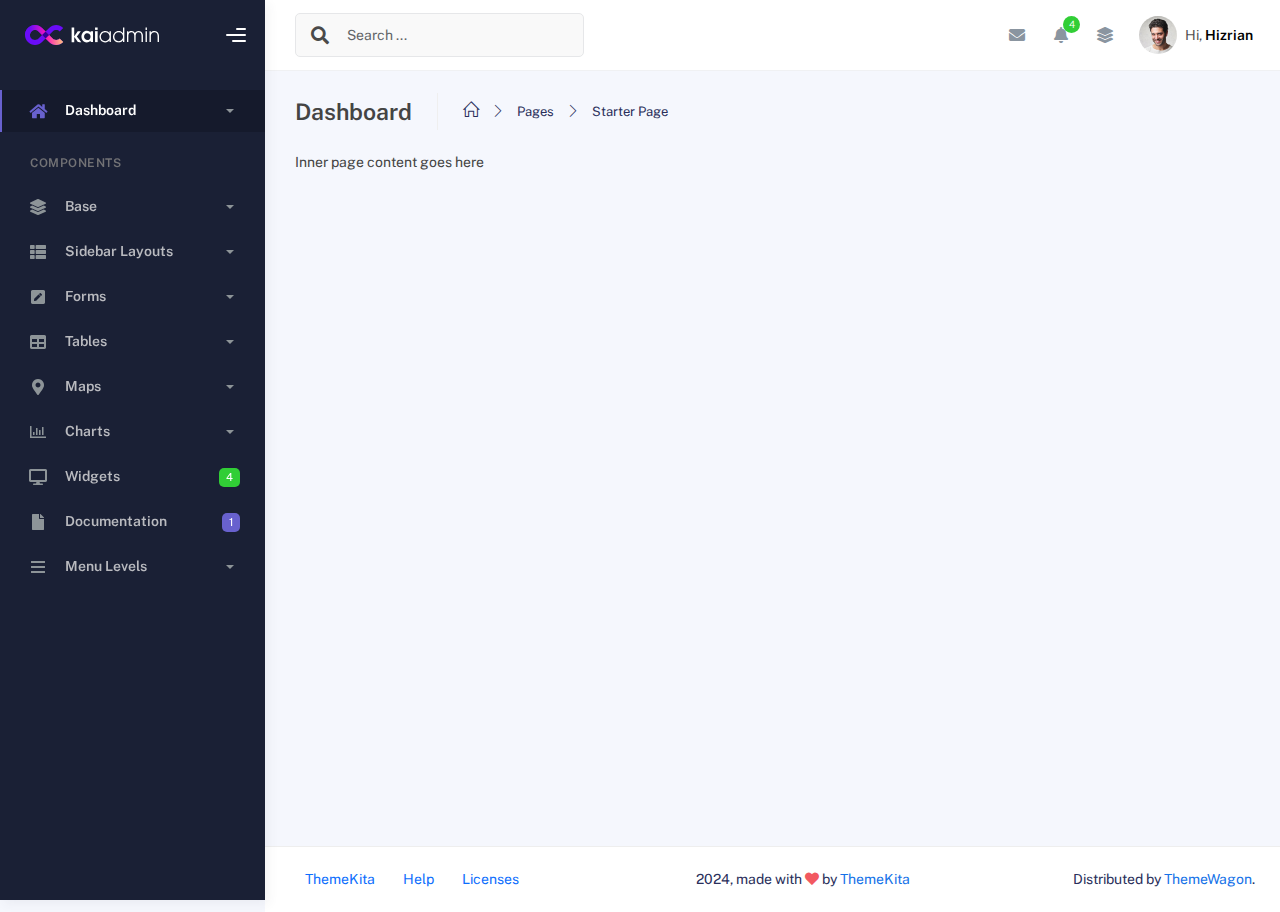
<file: public/admin/starter-template.html>
<!DOCTYPE html>
<html lang="en">
  <head>
    <meta http-equiv="X-UA-Compatible" content="IE=edge" />
    <title>Kaiadmin - Bootstrap 5 Admin Dashboard</title>
    <meta
      content="width=device-width, initial-scale=1.0, shrink-to-fit=no"
      name="viewport"
    />
    <link
      rel="icon"
      href="assets/img/kaiadmin/favicon.ico"
      type="image/x-icon"
    />

    <!-- Fonts and icons -->
    <script src="assets/js/plugin/webfont/webfont.min.js"></script>
    <script>
      WebFont.load({
        google: { families: ["Public Sans:300,400,500,600,700"] },
        custom: {
          families: [
            "Font Awesome 5 Solid",
            "Font Awesome 5 Regular",
            "Font Awesome 5 Brands",
            "simple-line-icons",
          ],
          urls: ["assets/css/fonts.min.css"],
        },
        active: function () {
          sessionStorage.fonts = true;
        },
      });
    </script>

    <!-- CSS Files -->
    <link rel="stylesheet" href="assets/css/bootstrap.min.css" />
    <link rel="stylesheet" href="assets/css/plugins.min.css" />
    <link rel="stylesheet" href="assets/css/kaiadmin.min.css" />

    <!-- CSS Just for demo purpose, don't include it in your project -->
    <link rel="stylesheet" href="assets/css/demo.css" />
  </head>
  <body>
    <div class="wrapper">
      <!-- Sidebar -->
      <div class="sidebar" data-background-color="dark">
        <div class="sidebar-logo">
          <!-- Logo Header -->
          <div class="logo-header" data-background-color="dark">
            <a href="index.html" class="logo">
              <img
                src="assets/img/kaiadmin/logo_light.svg"
                alt="navbar brand"
                class="navbar-brand"
                height="20"
              />
            </a>
            <div class="nav-toggle">
              <button class="btn btn-toggle toggle-sidebar">
                <i class="gg-menu-right"></i>
              </button>
              <button class="btn btn-toggle sidenav-toggler">
                <i class="gg-menu-left"></i>
              </button>
            </div>
            <button class="topbar-toggler more">
              <i class="gg-more-vertical-alt"></i>
            </button>
          </div>
          <!-- End Logo Header -->
        </div>
        <div class="sidebar-wrapper scrollbar scrollbar-inner">
          <div class="sidebar-content">
            <ul class="nav nav-secondary">
              <li class="nav-item active">
                <a
                  data-bs-toggle="collapse"
                  href="#dashboard"
                  class="collapsed"
                  aria-expanded="false"
                >
                  <i class="fas fa-home"></i>
                  <p>Dashboard</p>
                  <span class="caret"></span>
                </a>
                <div class="collapse" id="dashboard">
                  <ul class="nav nav-collapse">
                    <li>
                      <a href="../demo1/index.html">
                        <span class="sub-item">Dashboard 1</span>
                      </a>
                    </li>
                  </ul>
                </div>
              </li>
              <li class="nav-section">
                <span class="sidebar-mini-icon">
                  <i class="fa fa-ellipsis-h"></i>
                </span>
                <h4 class="text-section">Components</h4>
              </li>
              <li class="nav-item">
                <a data-bs-toggle="collapse" href="#base">
                  <i class="fas fa-layer-group"></i>
                  <p>Base</p>
                  <span class="caret"></span>
                </a>
                <div class="collapse" id="base">
                  <ul class="nav nav-collapse">
                    <li>
                      <a href="components/avatars.html">
                        <span class="sub-item">Avatars</span>
                      </a>
                    </li>
                    <li>
                      <a href="components/buttons.html">
                        <span class="sub-item">Buttons</span>
                      </a>
                    </li>
                    <li>
                      <a href="components/gridsystem.html">
                        <span class="sub-item">Grid System</span>
                      </a>
                    </li>
                    <li>
                      <a href="components/panels.html">
                        <span class="sub-item">Panels</span>
                      </a>
                    </li>
                    <li>
                      <a href="components/notifications.html">
                        <span class="sub-item">Notifications</span>
                      </a>
                    </li>
                    <li>
                      <a href="components/sweetalert.html">
                        <span class="sub-item">Sweet Alert</span>
                      </a>
                    </li>
                    <li>
                      <a href="components/font-awesome-icons.html">
                        <span class="sub-item">Font Awesome Icons</span>
                      </a>
                    </li>
                    <li>
                      <a href="components/simple-line-icons.html">
                        <span class="sub-item">Simple Line Icons</span>
                      </a>
                    </li>
                    <li>
                      <a href="components/typography.html">
                        <span class="sub-item">Typography</span>
                      </a>
                    </li>
                  </ul>
                </div>
              </li>
              <li class="nav-item">
                <a data-bs-toggle="collapse" href="#sidebarLayouts">
                  <i class="fas fa-th-list"></i>
                  <p>Sidebar Layouts</p>
                  <span class="caret"></span>
                </a>
                <div class="collapse" id="sidebarLayouts">
                  <ul class="nav nav-collapse">
                    <li>
                      <a href="sidebar-style-2.html">
                        <span class="sub-item">Sidebar Style 2</span>
                      </a>
                    </li>
                    <li>
                      <a href="icon-menu.html">
                        <span class="sub-item">Icon Menu</span>
                      </a>
                    </li>
                  </ul>
                </div>
              </li>
              <li class="nav-item">
                <a data-bs-toggle="collapse" href="#forms">
                  <i class="fas fa-pen-square"></i>
                  <p>Forms</p>
                  <span class="caret"></span>
                </a>
                <div class="collapse" id="forms">
                  <ul class="nav nav-collapse">
                    <li>
                      <a href="forms/forms.html">
                        <span class="sub-item">Basic Form</span>
                      </a>
                    </li>
                  </ul>
                </div>
              </li>
              <li class="nav-item">
                <a data-bs-toggle="collapse" href="#tables">
                  <i class="fas fa-table"></i>
                  <p>Tables</p>
                  <span class="caret"></span>
                </a>
                <div class="collapse" id="tables">
                  <ul class="nav nav-collapse">
                    <li>
                      <a href="tables/tables.html">
                        <span class="sub-item">Basic Table</span>
                      </a>
                    </li>
                    <li>
                      <a href="tables/datatables.html">
                        <span class="sub-item">Datatables</span>
                      </a>
                    </li>
                  </ul>
                </div>
              </li>
              <li class="nav-item">
                <a data-bs-toggle="collapse" href="#maps">
                  <i class="fas fa-map-marker-alt"></i>
                  <p>Maps</p>
                  <span class="caret"></span>
                </a>
                <div class="collapse" id="maps">
                  <ul class="nav nav-collapse">
                    <li>
                      <a href="maps/googlemaps.html">
                        <span class="sub-item">Google Maps</span>
                      </a>
                    </li>
                    <li>
                      <a href="maps/jsvectormap.html">
                        <span class="sub-item">Jsvectormap</span>
                      </a>
                    </li>
                  </ul>
                </div>
              </li>
              <li class="nav-item">
                <a data-bs-toggle="collapse" href="#charts">
                  <i class="far fa-chart-bar"></i>
                  <p>Charts</p>
                  <span class="caret"></span>
                </a>
                <div class="collapse" id="charts">
                  <ul class="nav nav-collapse">
                    <li>
                      <a href="charts/charts.html">
                        <span class="sub-item">Chart Js</span>
                      </a>
                    </li>
                    <li>
                      <a href="charts/sparkline.html">
                        <span class="sub-item">Sparkline</span>
                      </a>
                    </li>
                  </ul>
                </div>
              </li>
              <li class="nav-item">
                <a href="widgets.html">
                  <i class="fas fa-desktop"></i>
                  <p>Widgets</p>
                  <span class="badge badge-success">4</span>
                </a>
              </li>
              <li class="nav-item">
                <a href="../../documentation/index.html">
                  <i class="fas fa-file"></i>
                  <p>Documentation</p>
                  <span class="badge badge-secondary">1</span>
                </a>
              </li>
              <li class="nav-item">
                <a data-bs-toggle="collapse" href="#submenu">
                  <i class="fas fa-bars"></i>
                  <p>Menu Levels</p>
                  <span class="caret"></span>
                </a>
                <div class="collapse" id="submenu">
                  <ul class="nav nav-collapse">
                    <li>
                      <a data-bs-toggle="collapse" href="#subnav1">
                        <span class="sub-item">Level 1</span>
                        <span class="caret"></span>
                      </a>
                      <div class="collapse" id="subnav1">
                        <ul class="nav nav-collapse subnav">
                          <li>
                            <a href="#">
                              <span class="sub-item">Level 2</span>
                            </a>
                          </li>
                          <li>
                            <a href="#">
                              <span class="sub-item">Level 2</span>
                            </a>
                          </li>
                        </ul>
                      </div>
                    </li>
                    <li>
                      <a data-bs-toggle="collapse" href="#subnav2">
                        <span class="sub-item">Level 1</span>
                        <span class="caret"></span>
                      </a>
                      <div class="collapse" id="subnav2">
                        <ul class="nav nav-collapse subnav">
                          <li>
                            <a href="#">
                              <span class="sub-item">Level 2</span>
                            </a>
                          </li>
                        </ul>
                      </div>
                    </li>
                    <li>
                      <a href="#">
                        <span class="sub-item">Level 1</span>
                      </a>
                    </li>
                  </ul>
                </div>
              </li>
            </ul>
          </div>
        </div>
      </div>
      <!-- End Sidebar -->

      <div class="main-panel">
        <div class="main-header">
          <div class="main-header-logo">
            <!-- Logo Header -->
            <div class="logo-header" data-background-color="dark">
              <a href="index.html" class="logo">
                <img
                  src="assets/img/kaiadmin/logo_light.svg"
                  alt="navbar brand"
                  class="navbar-brand"
                  height="20"
                />
              </a>
              <div class="nav-toggle">
                <button class="btn btn-toggle toggle-sidebar">
                  <i class="gg-menu-right"></i>
                </button>
                <button class="btn btn-toggle sidenav-toggler">
                  <i class="gg-menu-left"></i>
                </button>
              </div>
              <button class="topbar-toggler more">
                <i class="gg-more-vertical-alt"></i>
              </button>
            </div>
            <!-- End Logo Header -->
          </div>
          <!-- Navbar Header -->
          <nav
            class="navbar navbar-header navbar-header-transparent navbar-expand-lg border-bottom"
          >
            <div class="container-fluid">
              <nav
                class="navbar navbar-header-left navbar-expand-lg navbar-form nav-search p-0 d-none d-lg-flex"
              >
                <div class="input-group">
                  <div class="input-group-prepend">
                    <button type="submit" class="btn btn-search pe-1">
                      <i class="fa fa-search search-icon"></i>
                    </button>
                  </div>
                  <input
                    type="text"
                    placeholder="Search ..."
                    class="form-control"
                  />
                </div>
              </nav>

              <ul class="navbar-nav topbar-nav ms-md-auto align-items-center">
                <li
                  class="nav-item topbar-icon dropdown hidden-caret d-flex d-lg-none"
                >
                  <a
                    class="nav-link dropdown-toggle"
                    data-bs-toggle="dropdown"
                    href="#"
                    role="button"
                    aria-expanded="false"
                    aria-haspopup="true"
                  >
                    <i class="fa fa-search"></i>
                  </a>
                  <ul class="dropdown-menu dropdown-search animated fadeIn">
                    <form class="navbar-left navbar-form nav-search">
                      <div class="input-group">
                        <input
                          type="text"
                          placeholder="Search ..."
                          class="form-control"
                        />
                      </div>
                    </form>
                  </ul>
                </li>
                <li class="nav-item topbar-icon dropdown hidden-caret">
                  <a
                    class="nav-link dropdown-toggle"
                    href="#"
                    id="messageDropdown"
                    role="button"
                    data-bs-toggle="dropdown"
                    aria-haspopup="true"
                    aria-expanded="false"
                  >
                    <i class="fa fa-envelope"></i>
                  </a>
                  <ul
                    class="dropdown-menu messages-notif-box animated fadeIn"
                    aria-labelledby="messageDropdown"
                  >
                    <li>
                      <div
                        class="dropdown-title d-flex justify-content-between align-items-center"
                      >
                        Messages
                        <a href="#" class="small">Mark all as read</a>
                      </div>
                    </li>
                    <li>
                      <div class="message-notif-scroll scrollbar-outer">
                        <div class="notif-center">
                          <a href="#">
                            <div class="notif-img">
                              <img
                                src="assets/img/jm_denis.jpg"
                                alt="Img Profile"
                              />
                            </div>
                            <div class="notif-content">
                              <span class="subject">Jimmy Denis</span>
                              <span class="block"> How are you ? </span>
                              <span class="time">5 minutes ago</span>
                            </div>
                          </a>
                          <a href="#">
                            <div class="notif-img">
                              <img
                                src="assets/img/chadengle.jpg"
                                alt="Img Profile"
                              />
                            </div>
                            <div class="notif-content">
                              <span class="subject">Chad</span>
                              <span class="block"> Ok, Thanks ! </span>
                              <span class="time">12 minutes ago</span>
                            </div>
                          </a>
                          <a href="#">
                            <div class="notif-img">
                              <img
                                src="assets/img/mlane.jpg"
                                alt="Img Profile"
                              />
                            </div>
                            <div class="notif-content">
                              <span class="subject">Jhon Doe</span>
                              <span class="block">
                                Ready for the meeting today...
                              </span>
                              <span class="time">12 minutes ago</span>
                            </div>
                          </a>
                          <a href="#">
                            <div class="notif-img">
                              <img
                                src="assets/img/talha.jpg"
                                alt="Img Profile"
                              />
                            </div>
                            <div class="notif-content">
                              <span class="subject">Talha</span>
                              <span class="block"> Hi, Apa Kabar ? </span>
                              <span class="time">17 minutes ago</span>
                            </div>
                          </a>
                        </div>
                      </div>
                    </li>
                    <li>
                      <a class="see-all" href="javascript:void(0);"
                        >See all messages<i class="fa fa-angle-right"></i>
                      </a>
                    </li>
                  </ul>
                </li>
                <li class="nav-item topbar-icon dropdown hidden-caret">
                  <a
                    class="nav-link dropdown-toggle"
                    href="#"
                    id="notifDropdown"
                    role="button"
                    data-bs-toggle="dropdown"
                    aria-haspopup="true"
                    aria-expanded="false"
                  >
                    <i class="fa fa-bell"></i>
                    <span class="notification">4</span>
                  </a>
                  <ul
                    class="dropdown-menu notif-box animated fadeIn"
                    aria-labelledby="notifDropdown"
                  >
                    <li>
                      <div class="dropdown-title">
                        You have 4 new notification
                      </div>
                    </li>
                    <li>
                      <div class="notif-scroll scrollbar-outer">
                        <div class="notif-center">
                          <a href="#">
                            <div class="notif-icon notif-primary">
                              <i class="fa fa-user-plus"></i>
                            </div>
                            <div class="notif-content">
                              <span class="block"> New user registered </span>
                              <span class="time">5 minutes ago</span>
                            </div>
                          </a>
                          <a href="#">
                            <div class="notif-icon notif-success">
                              <i class="fa fa-comment"></i>
                            </div>
                            <div class="notif-content">
                              <span class="block">
                                Rahmad commented on Admin
                              </span>
                              <span class="time">12 minutes ago</span>
                            </div>
                          </a>
                          <a href="#">
                            <div class="notif-img">
                              <img
                                src="assets/img/profile2.jpg"
                                alt="Img Profile"
                              />
                            </div>
                            <div class="notif-content">
                              <span class="block">
                                Reza send messages to you
                              </span>
                              <span class="time">12 minutes ago</span>
                            </div>
                          </a>
                          <a href="#">
                            <div class="notif-icon notif-danger">
                              <i class="fa fa-heart"></i>
                            </div>
                            <div class="notif-content">
                              <span class="block"> Farrah liked Admin </span>
                              <span class="time">17 minutes ago</span>
                            </div>
                          </a>
                        </div>
                      </div>
                    </li>
                    <li>
                      <a class="see-all" href="javascript:void(0);"
                        >See all notifications<i class="fa fa-angle-right"></i>
                      </a>
                    </li>
                  </ul>
                </li>
                <li class="nav-item topbar-icon dropdown hidden-caret">
                  <a
                    class="nav-link"
                    data-bs-toggle="dropdown"
                    href="#"
                    aria-expanded="false"
                  >
                    <i class="fas fa-layer-group"></i>
                  </a>
                  <div class="dropdown-menu quick-actions animated fadeIn">
                    <div class="quick-actions-header">
                      <span class="title mb-1">Quick Actions</span>
                      <span class="subtitle op-7">Shortcuts</span>
                    </div>
                    <div class="quick-actions-scroll scrollbar-outer">
                      <div class="quick-actions-items">
                        <div class="row m-0">
                          <a class="col-6 col-md-4 p-0" href="#">
                            <div class="quick-actions-item">
                              <div class="avatar-item bg-danger rounded-circle">
                                <i class="far fa-calendar-alt"></i>
                              </div>
                              <span class="text">Calendar</span>
                            </div>
                          </a>
                          <a class="col-6 col-md-4 p-0" href="#">
                            <div class="quick-actions-item">
                              <div
                                class="avatar-item bg-warning rounded-circle"
                              >
                                <i class="fas fa-map"></i>
                              </div>
                              <span class="text">Maps</span>
                            </div>
                          </a>
                          <a class="col-6 col-md-4 p-0" href="#">
                            <div class="quick-actions-item">
                              <div class="avatar-item bg-info rounded-circle">
                                <i class="fas fa-file-excel"></i>
                              </div>
                              <span class="text">Reports</span>
                            </div>
                          </a>
                          <a class="col-6 col-md-4 p-0" href="#">
                            <div class="quick-actions-item">
                              <div
                                class="avatar-item bg-success rounded-circle"
                              >
                                <i class="fas fa-envelope"></i>
                              </div>
                              <span class="text">Emails</span>
                            </div>
                          </a>
                          <a class="col-6 col-md-4 p-0" href="#">
                            <div class="quick-actions-item">
                              <div
                                class="avatar-item bg-primary rounded-circle"
                              >
                                <i class="fas fa-file-invoice-dollar"></i>
                              </div>
                              <span class="text">Invoice</span>
                            </div>
                          </a>
                          <a class="col-6 col-md-4 p-0" href="#">
                            <div class="quick-actions-item">
                              <div
                                class="avatar-item bg-secondary rounded-circle"
                              >
                                <i class="fas fa-credit-card"></i>
                              </div>
                              <span class="text">Payments</span>
                            </div>
                          </a>
                        </div>
                      </div>
                    </div>
                  </div>
                </li>

                <li class="nav-item topbar-user dropdown hidden-caret">
                  <a
                    class="dropdown-toggle profile-pic"
                    data-bs-toggle="dropdown"
                    href="#"
                    aria-expanded="false"
                  >
                    <div class="avatar-sm">
                      <img
                        src="assets/img/profile.jpg"
                        alt="..."
                        class="avatar-img rounded-circle"
                      />
                    </div>
                    <span class="profile-username">
                      <span class="op-7">Hi,</span>
                      <span class="fw-bold">Hizrian</span>
                    </span>
                  </a>
                  <ul class="dropdown-menu dropdown-user animated fadeIn">
                    <div class="dropdown-user-scroll scrollbar-outer">
                      <li>
                        <div class="user-box">
                          <div class="avatar-lg">
                            <img
                              src="assets/img/profile.jpg"
                              alt="image profile"
                              class="avatar-img rounded"
                            />
                          </div>
                          <div class="u-text">
                            <h4>Hizrian</h4>
                            <p class="text-muted">hello@example.com</p>
                            <a
                              href="profile.html"
                              class="btn btn-xs btn-secondary btn-sm"
                              >View Profile</a
                            >
                          </div>
                        </div>
                      </li>
                      <li>
                        <div class="dropdown-divider"></div>
                        <a class="dropdown-item" href="#">My Profile</a>
                        <a class="dropdown-item" href="#">My Balance</a>
                        <a class="dropdown-item" href="#">Inbox</a>
                        <div class="dropdown-divider"></div>
                        <a class="dropdown-item" href="#">Account Setting</a>
                        <div class="dropdown-divider"></div>
                        <a class="dropdown-item" href="#">Logout</a>
                      </li>
                    </div>
                  </ul>
                </li>
              </ul>
            </div>
          </nav>
          <!-- End Navbar -->
        </div>

        <div class="container">
          <div class="page-inner">
            <div class="page-header">
              <h4 class="page-title">Dashboard</h4>
              <ul class="breadcrumbs">
                <li class="nav-home">
                  <a href="#">
                    <i class="icon-home"></i>
                  </a>
                </li>
                <li class="separator">
                  <i class="icon-arrow-right"></i>
                </li>
                <li class="nav-item">
                  <a href="#">Pages</a>
                </li>
                <li class="separator">
                  <i class="icon-arrow-right"></i>
                </li>
                <li class="nav-item">
                  <a href="#">Starter Page</a>
                </li>
              </ul>
            </div>
            <div class="page-category">Inner page content goes here</div>
          </div>
        </div>

        <footer class="footer">
          <div class="container-fluid d-flex justify-content-between">
            <nav class="pull-left">
              <ul class="nav">
                <li class="nav-item">
                  <a class="nav-link" href="http://www.themekita.com">
                    ThemeKita
                  </a>
                </li>
                <li class="nav-item">
                  <a class="nav-link" href="#"> Help </a>
                </li>
                <li class="nav-item">
                  <a class="nav-link" href="#"> Licenses </a>
                </li>
              </ul>
            </nav>
            <div class="copyright">
              2024, made with <i class="fa fa-heart heart text-danger"></i> by
              <a href="http://www.themekita.com">ThemeKita</a>
            </div>
            <div>
              Distributed by
              <a target="_blank" href="https://themewagon.com/">ThemeWagon</a>.
            </div>
          </div>
        </footer>
      </div>
    </div>
    <!--   Core JS Files   -->
    <script src="assets/js/core/jquery-3.7.1.min.js"></script>
    <script src="assets/js/core/popper.min.js"></script>
    <script src="assets/js/core/bootstrap.min.js"></script>

    <!-- jQuery Scrollbar -->
    <script src="assets/js/plugin/jquery-scrollbar/jquery.scrollbar.min.js"></script>

    <!-- Chart JS -->
    <script src="assets/js/plugin/chart.js/chart.min.js"></script>

    <!-- jQuery Sparkline -->
    <script src="assets/js/plugin/jquery.sparkline/jquery.sparkline.min.js"></script>

    <!-- Chart Circle -->
    <script src="assets/js/plugin/chart-circle/circles.min.js"></script>

    <!-- Datatables -->
    <script src="assets/js/plugin/datatables/datatables.min.js"></script>

    <!-- Bootstrap Notify -->
    <script src="assets/js/plugin/bootstrap-notify/bootstrap-notify.min.js"></script>

    <!-- jQuery Vector Maps -->
    <script src="assets/js/plugin/jsvectormap/jsvectormap.min.js"></script>
    <script src="assets/js/plugin/jsvectormap/world.js"></script>

    <!-- Google Maps Plugin -->
    <script src="assets/js/plugin/gmaps/gmaps.js"></script>

    <!-- Sweet Alert -->
    <script src="assets/js/plugin/sweetalert/sweetalert.min.js"></script>

    <!-- Kaiadmin JS -->
    <script src="assets/js/kaiadmin.min.js"></script>
  </body>
</html>
</file>
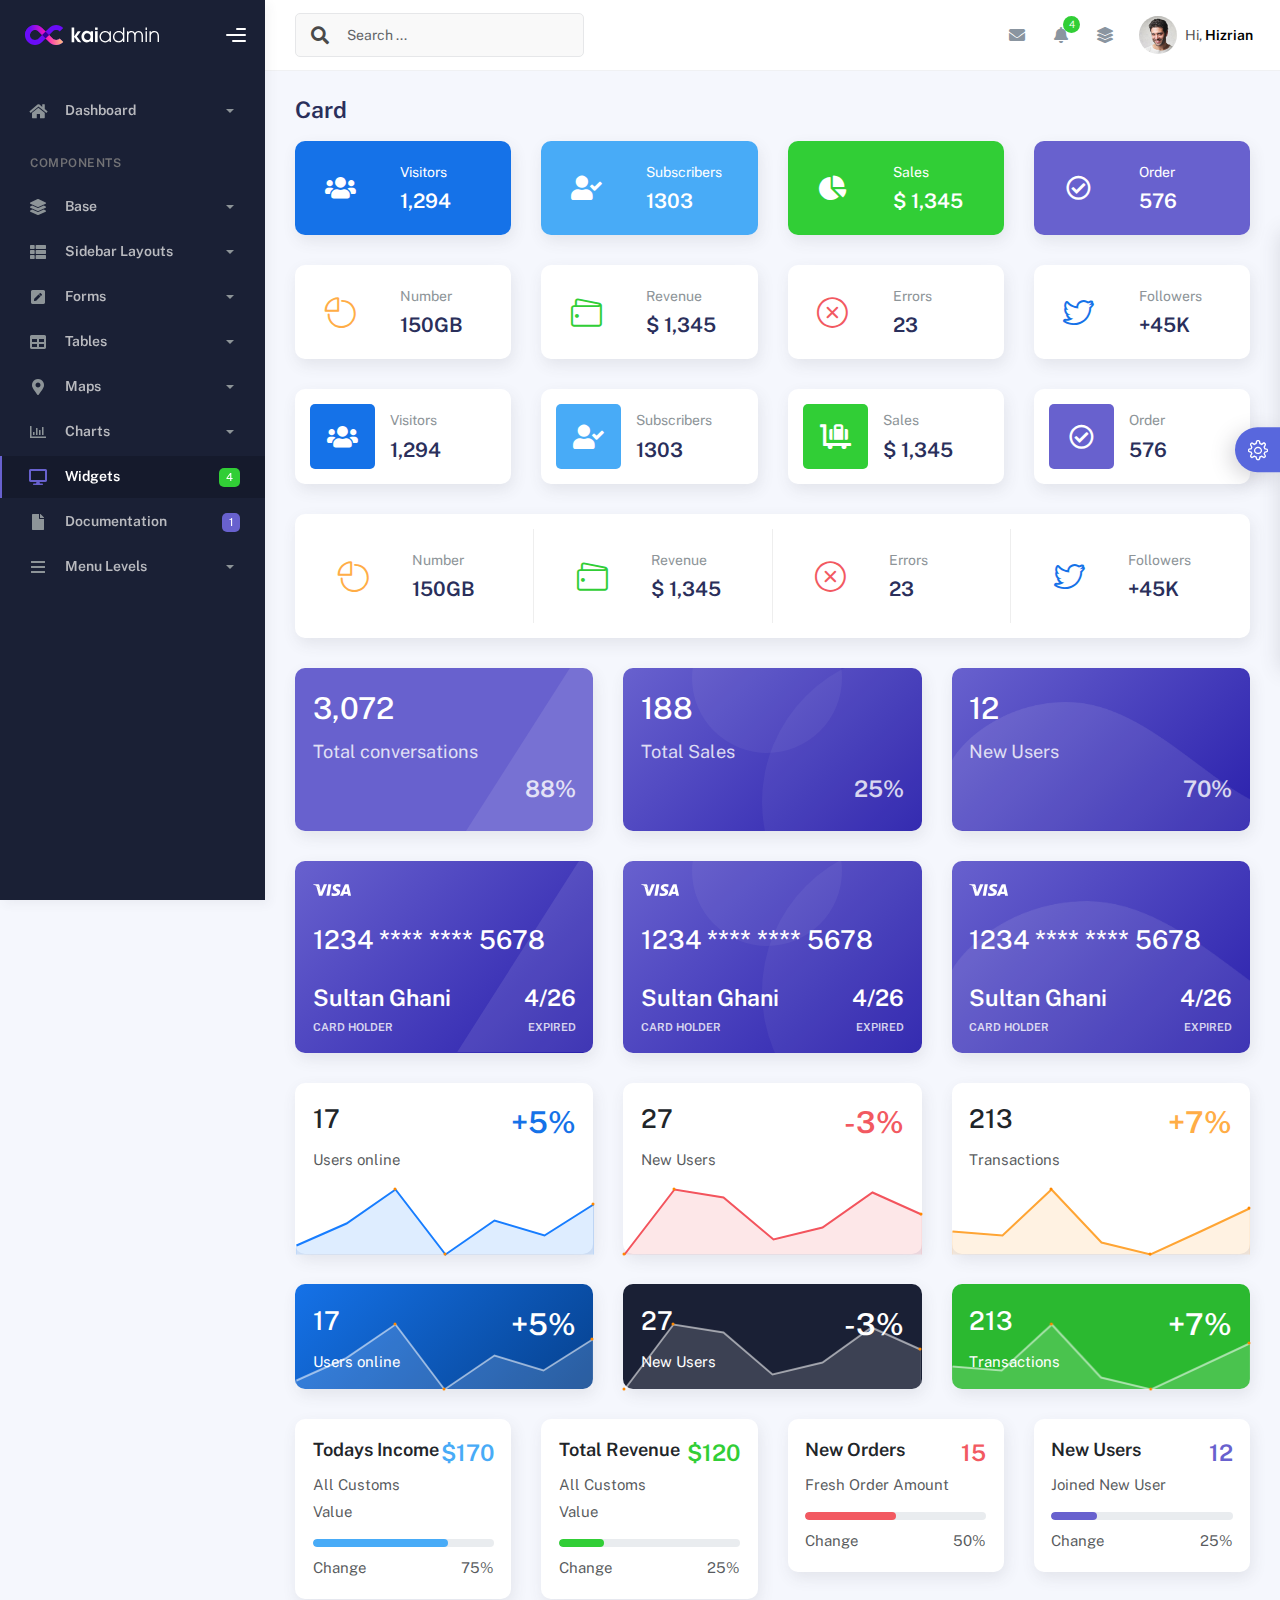
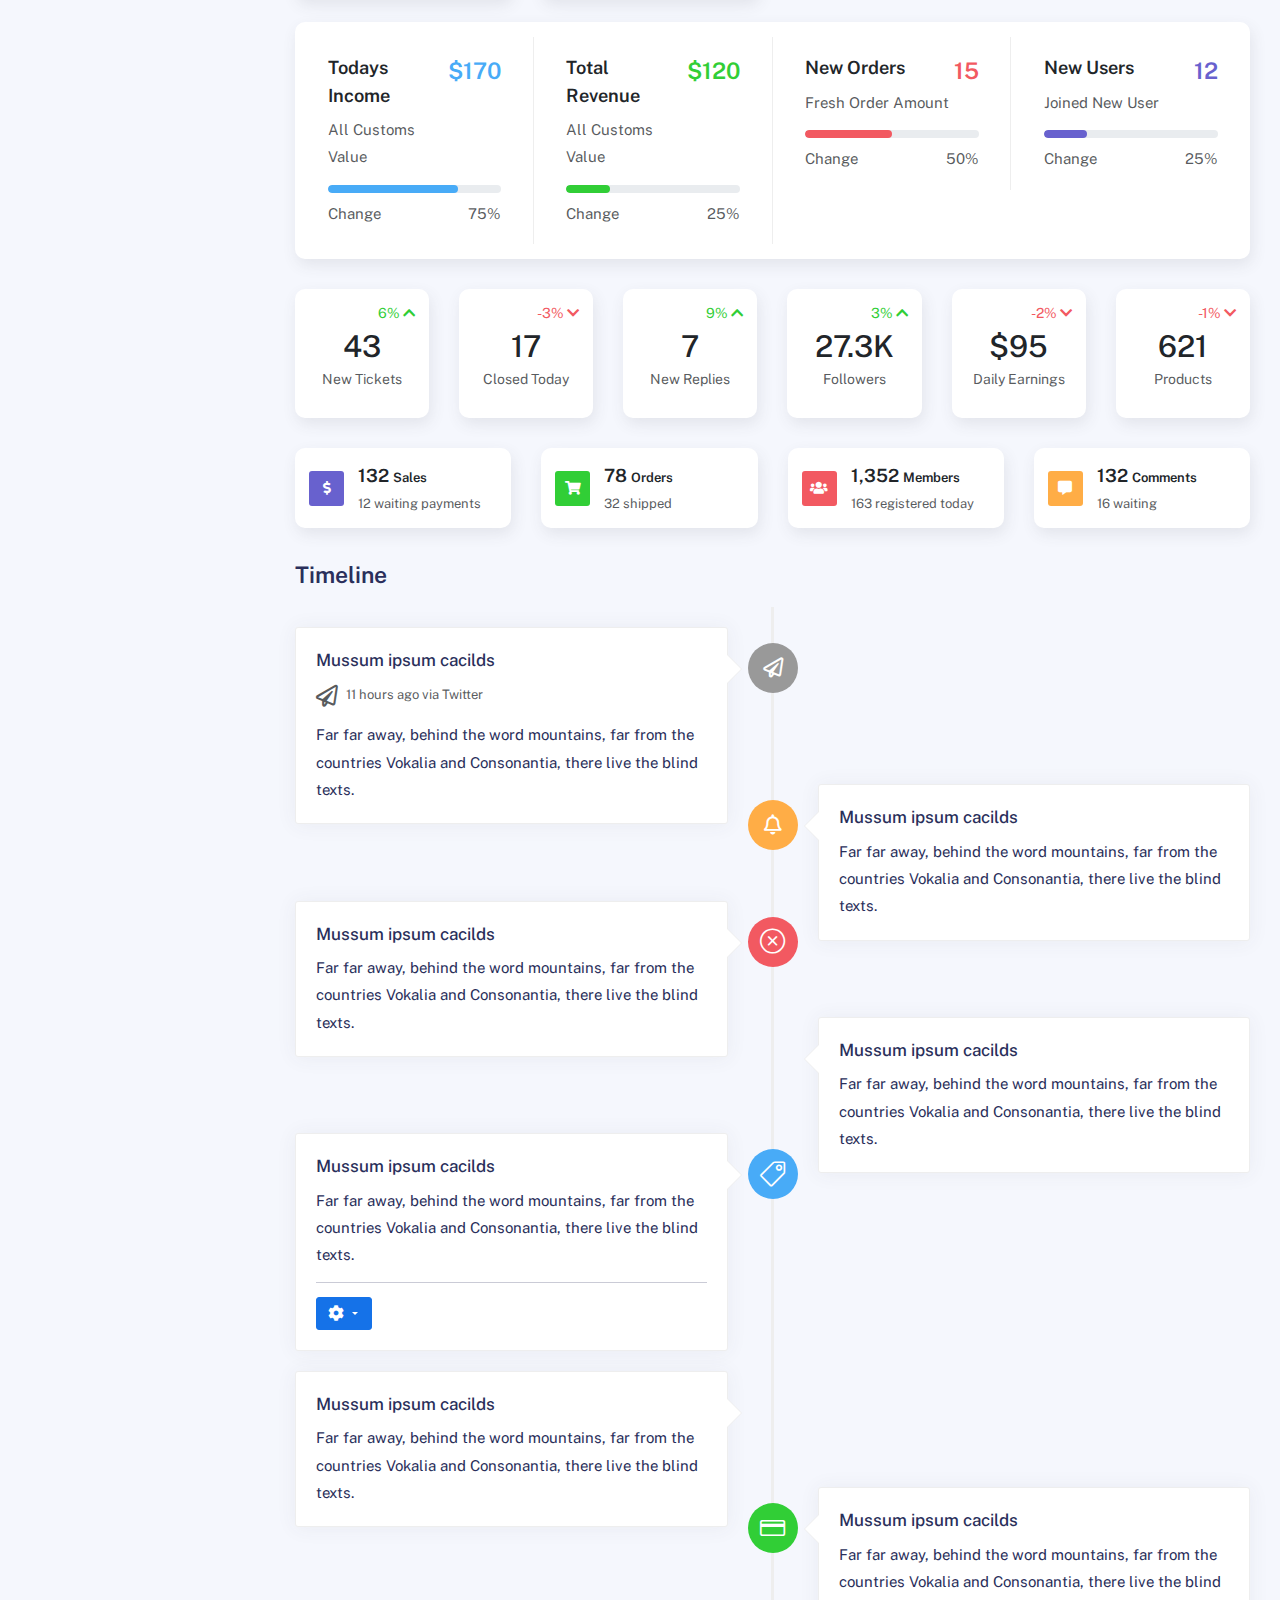
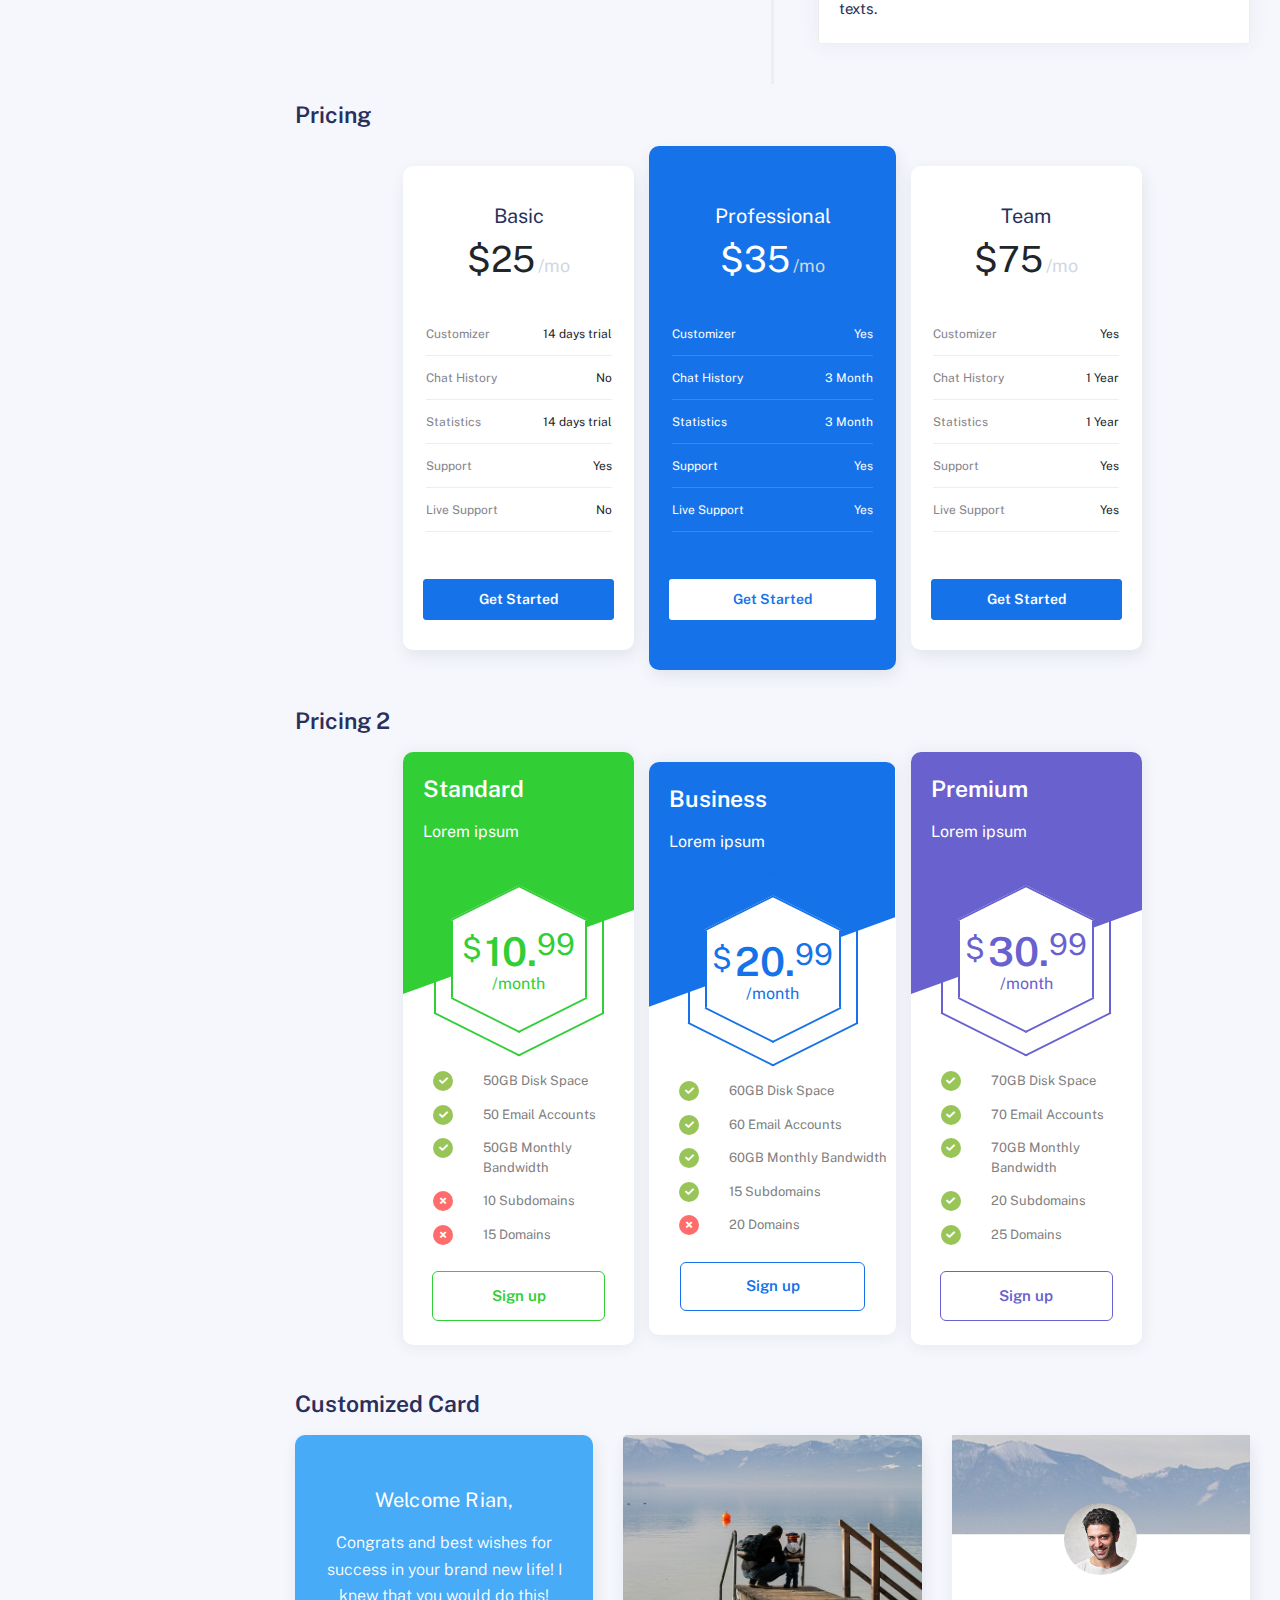
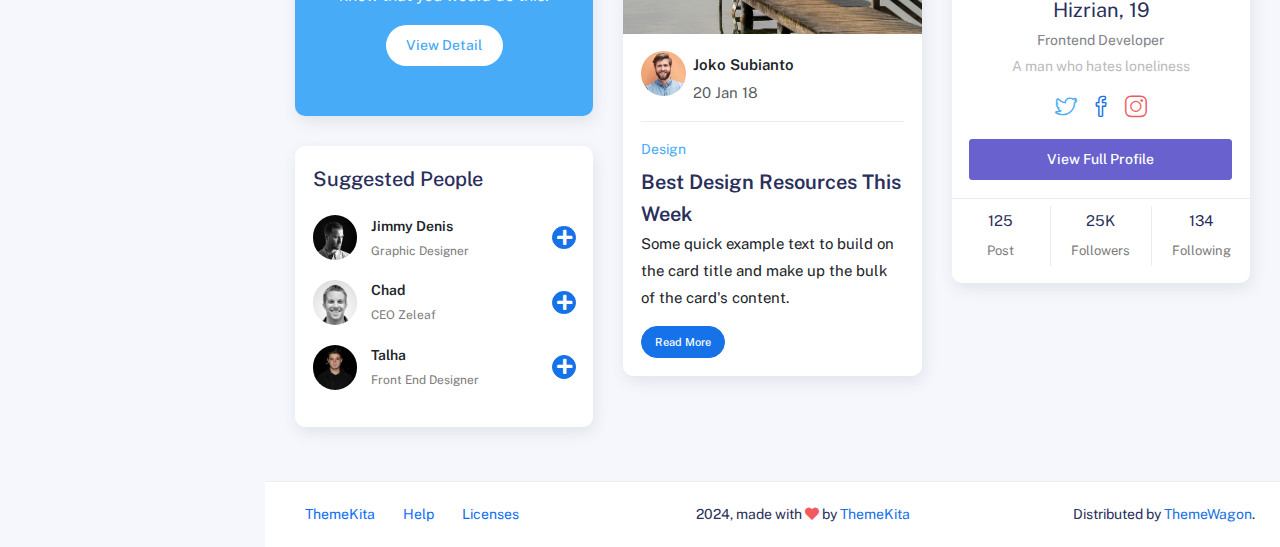
<file: public/admin/widgets.html>
<!DOCTYPE html>
<html lang="en">
  <head>
    <meta http-equiv="X-UA-Compatible" content="IE=edge" />
    <title>Widgets - Kaiadmin Bootstrap 5 Admin Dashboard</title>
    <meta
      content="width=device-width, initial-scale=1.0, shrink-to-fit=no"
      name="viewport"
    />
    <link
      rel="icon"
      href="assets/img/kaiadmin/favicon.ico"
      type="image/x-icon"
    />

    <!-- Fonts and icons -->
    <script src="assets/js/plugin/webfont/webfont.min.js"></script>
    <script>
      WebFont.load({
        google: { families: ["Public Sans:300,400,500,600,700"] },
        custom: {
          families: [
            "Font Awesome 5 Solid",
            "Font Awesome 5 Regular",
            "Font Awesome 5 Brands",
            "simple-line-icons",
          ],
          urls: ["assets/css/fonts.min.css"],
        },
        active: function () {
          sessionStorage.fonts = true;
        },
      });
    </script>

    <!-- CSS Files -->
    <link rel="stylesheet" href="assets/css/bootstrap.min.css" />
    <link rel="stylesheet" href="assets/css/plugins.min.css" />
    <link rel="stylesheet" href="assets/css/kaiadmin.min.css" />

    <!-- CSS Just for demo purpose, don't include it in your project -->
    <link rel="stylesheet" href="assets/css/demo.css" />
  </head>
  <body>
    <div class="wrapper">
      <!-- Sidebar -->
      <div class="sidebar" data-background-color="dark">
        <div class="sidebar-logo">
          <!-- Logo Header -->
          <div class="logo-header" data-background-color="dark">
            <a href="index.html" class="logo">
              <img
                src="assets/img/kaiadmin/logo_light.svg"
                alt="navbar brand"
                class="navbar-brand"
                height="20"
              />
            </a>
            <div class="nav-toggle">
              <button class="btn btn-toggle toggle-sidebar">
                <i class="gg-menu-right"></i>
              </button>
              <button class="btn btn-toggle sidenav-toggler">
                <i class="gg-menu-left"></i>
              </button>
            </div>
            <button class="topbar-toggler more">
              <i class="gg-more-vertical-alt"></i>
            </button>
          </div>
          <!-- End Logo Header -->
        </div>
        <div class="sidebar-wrapper scrollbar scrollbar-inner">
          <div class="sidebar-content">
            <ul class="nav nav-secondary">
              <li class="nav-item">
                <a
                  data-bs-toggle="collapse"
                  href="#dashboard"
                  class="collapsed"
                  aria-expanded="false"
                >
                  <i class="fas fa-home"></i>
                  <p>Dashboard</p>
                  <span class="caret"></span>
                </a>
                <div class="collapse" id="dashboard">
                  <ul class="nav nav-collapse">
                    <li>
                      <a href="../demo1/index.html">
                        <span class="sub-item">Dashboard 1</span>
                      </a>
                    </li>
                  </ul>
                </div>
              </li>
              <li class="nav-section">
                <span class="sidebar-mini-icon">
                  <i class="fa fa-ellipsis-h"></i>
                </span>
                <h4 class="text-section">Components</h4>
              </li>
              <li class="nav-item">
                <a data-bs-toggle="collapse" href="#base">
                  <i class="fas fa-layer-group"></i>
                  <p>Base</p>
                  <span class="caret"></span>
                </a>
                <div class="collapse" id="base">
                  <ul class="nav nav-collapse">
                    <li>
                      <a href="components/avatars.html">
                        <span class="sub-item">Avatars</span>
                      </a>
                    </li>
                    <li>
                      <a href="components/buttons.html">
                        <span class="sub-item">Buttons</span>
                      </a>
                    </li>
                    <li>
                      <a href="components/gridsystem.html">
                        <span class="sub-item">Grid System</span>
                      </a>
                    </li>
                    <li>
                      <a href="components/panels.html">
                        <span class="sub-item">Panels</span>
                      </a>
                    </li>
                    <li>
                      <a href="components/notifications.html">
                        <span class="sub-item">Notifications</span>
                      </a>
                    </li>
                    <li>
                      <a href="components/sweetalert.html">
                        <span class="sub-item">Sweet Alert</span>
                      </a>
                    </li>
                    <li>
                      <a href="components/font-awesome-icons.html">
                        <span class="sub-item">Font Awesome Icons</span>
                      </a>
                    </li>
                    <li>
                      <a href="components/simple-line-icons.html">
                        <span class="sub-item">Simple Line Icons</span>
                      </a>
                    </li>
                    <li>
                      <a href="components/typography.html">
                        <span class="sub-item">Typography</span>
                      </a>
                    </li>
                  </ul>
                </div>
              </li>
              <li class="nav-item">
                <a data-bs-toggle="collapse" href="#sidebarLayouts">
                  <i class="fas fa-th-list"></i>
                  <p>Sidebar Layouts</p>
                  <span class="caret"></span>
                </a>
                <div class="collapse" id="sidebarLayouts">
                  <ul class="nav nav-collapse">
                    <li>
                      <a href="sidebar-style-2.html">
                        <span class="sub-item">Sidebar Style 2</span>
                      </a>
                    </li>
                    <li>
                      <a href="icon-menu.html">
                        <span class="sub-item">Icon Menu</span>
                      </a>
                    </li>
                  </ul>
                </div>
              </li>
              <li class="nav-item">
                <a data-bs-toggle="collapse" href="#forms">
                  <i class="fas fa-pen-square"></i>
                  <p>Forms</p>
                  <span class="caret"></span>
                </a>
                <div class="collapse" id="forms">
                  <ul class="nav nav-collapse">
                    <li>
                      <a href="forms/forms.html">
                        <span class="sub-item">Basic Form</span>
                      </a>
                    </li>
                  </ul>
                </div>
              </li>
              <li class="nav-item">
                <a data-bs-toggle="collapse" href="#tables">
                  <i class="fas fa-table"></i>
                  <p>Tables</p>
                  <span class="caret"></span>
                </a>
                <div class="collapse" id="tables">
                  <ul class="nav nav-collapse">
                    <li>
                      <a href="tables/tables.html">
                        <span class="sub-item">Basic Table</span>
                      </a>
                    </li>
                    <li>
                      <a href="tables/datatables.html">
                        <span class="sub-item">Datatables</span>
                      </a>
                    </li>
                  </ul>
                </div>
              </li>
              <li class="nav-item">
                <a data-bs-toggle="collapse" href="#maps">
                  <i class="fas fa-map-marker-alt"></i>
                  <p>Maps</p>
                  <span class="caret"></span>
                </a>
                <div class="collapse" id="maps">
                  <ul class="nav nav-collapse">
                    <li>
                      <a href="maps/googlemaps.html">
                        <span class="sub-item">Google Maps</span>
                      </a>
                    </li>
                    <li>
                      <a href="maps/jsvectormap.html">
                        <span class="sub-item">Jsvectormap</span>
                      </a>
                    </li>
                  </ul>
                </div>
              </li>
              <li class="nav-item">
                <a data-bs-toggle="collapse" href="#charts">
                  <i class="far fa-chart-bar"></i>
                  <p>Charts</p>
                  <span class="caret"></span>
                </a>
                <div class="collapse" id="charts">
                  <ul class="nav nav-collapse">
                    <li>
                      <a href="charts/charts.html">
                        <span class="sub-item">Chart Js</span>
                      </a>
                    </li>
                    <li>
                      <a href="charts/sparkline.html">
                        <span class="sub-item">Sparkline</span>
                      </a>
                    </li>
                  </ul>
                </div>
              </li>
              <li class="nav-item active">
                <a href="widgets.html">
                  <i class="fas fa-desktop"></i>
                  <p>Widgets</p>
                  <span class="badge badge-success">4</span>
                </a>
              </li>
              <li class="nav-item">
                <a href="../../documentation/index.html">
                  <i class="fas fa-file"></i>
                  <p>Documentation</p>
                  <span class="badge badge-secondary">1</span>
                </a>
              </li>
              <li class="nav-item">
                <a data-bs-toggle="collapse" href="#submenu">
                  <i class="fas fa-bars"></i>
                  <p>Menu Levels</p>
                  <span class="caret"></span>
                </a>
                <div class="collapse" id="submenu">
                  <ul class="nav nav-collapse">
                    <li>
                      <a data-bs-toggle="collapse" href="#subnav1">
                        <span class="sub-item">Level 1</span>
                        <span class="caret"></span>
                      </a>
                      <div class="collapse" id="subnav1">
                        <ul class="nav nav-collapse subnav">
                          <li>
                            <a href="#">
                              <span class="sub-item">Level 2</span>
                            </a>
                          </li>
                          <li>
                            <a href="#">
                              <span class="sub-item">Level 2</span>
                            </a>
                          </li>
                        </ul>
                      </div>
                    </li>
                    <li>
                      <a data-bs-toggle="collapse" href="#subnav2">
                        <span class="sub-item">Level 1</span>
                        <span class="caret"></span>
                      </a>
                      <div class="collapse" id="subnav2">
                        <ul class="nav nav-collapse subnav">
                          <li>
                            <a href="#">
                              <span class="sub-item">Level 2</span>
                            </a>
                          </li>
                        </ul>
                      </div>
                    </li>
                    <li>
                      <a href="#">
                        <span class="sub-item">Level 1</span>
                      </a>
                    </li>
                  </ul>
                </div>
              </li>
            </ul>
          </div>
        </div>
      </div>
      <!-- End Sidebar -->

      <div class="main-panel">
        <div class="main-header">
          <div class="main-header-logo">
            <!-- Logo Header -->
            <div class="logo-header" data-background-color="dark">
              <a href="index.html" class="logo">
                <img
                  src="assets/img/kaiadmin/logo_light.svg"
                  alt="navbar brand"
                  class="navbar-brand"
                  height="20"
                />
              </a>
              <div class="nav-toggle">
                <button class="btn btn-toggle toggle-sidebar">
                  <i class="gg-menu-right"></i>
                </button>
                <button class="btn btn-toggle sidenav-toggler">
                  <i class="gg-menu-left"></i>
                </button>
              </div>
              <button class="topbar-toggler more">
                <i class="gg-more-vertical-alt"></i>
              </button>
            </div>
            <!-- End Logo Header -->
          </div>
          <!-- Navbar Header -->
          <nav
            class="navbar navbar-header navbar-header-transparent navbar-expand-lg border-bottom"
          >
            <div class="container-fluid">
              <nav
                class="navbar navbar-header-left navbar-expand-lg navbar-form nav-search p-0 d-none d-lg-flex"
              >
                <div class="input-group">
                  <div class="input-group-prepend">
                    <button type="submit" class="btn btn-search pe-1">
                      <i class="fa fa-search search-icon"></i>
                    </button>
                  </div>
                  <input
                    type="text"
                    placeholder="Search ..."
                    class="form-control"
                  />
                </div>
              </nav>

              <ul class="navbar-nav topbar-nav ms-md-auto align-items-center">
                <li
                  class="nav-item topbar-icon dropdown hidden-caret d-flex d-lg-none"
                >
                  <a
                    class="nav-link dropdown-toggle"
                    data-bs-toggle="dropdown"
                    href="#"
                    role="button"
                    aria-expanded="false"
                    aria-haspopup="true"
                  >
                    <i class="fa fa-search"></i>
                  </a>
                  <ul class="dropdown-menu dropdown-search animated fadeIn">
                    <form class="navbar-left navbar-form nav-search">
                      <div class="input-group">
                        <input
                          type="text"
                          placeholder="Search ..."
                          class="form-control"
                        />
                      </div>
                    </form>
                  </ul>
                </li>
                <li class="nav-item topbar-icon dropdown hidden-caret">
                  <a
                    class="nav-link dropdown-toggle"
                    href="#"
                    id="messageDropdown"
                    role="button"
                    data-bs-toggle="dropdown"
                    aria-haspopup="true"
                    aria-expanded="false"
                  >
                    <i class="fa fa-envelope"></i>
                  </a>
                  <ul
                    class="dropdown-menu messages-notif-box animated fadeIn"
                    aria-labelledby="messageDropdown"
                  >
                    <li>
                      <div
                        class="dropdown-title d-flex justify-content-between align-items-center"
                      >
                        Messages
                        <a href="#" class="small">Mark all as read</a>
                      </div>
                    </li>
                    <li>
                      <div class="message-notif-scroll scrollbar-outer">
                        <div class="notif-center">
                          <a href="#">
                            <div class="notif-img">
                              <img
                                src="assets/img/jm_denis.jpg"
                                alt="Img Profile"
                              />
                            </div>
                            <div class="notif-content">
                              <span class="subject">Jimmy Denis</span>
                              <span class="block"> How are you ? </span>
                              <span class="time">5 minutes ago</span>
                            </div>
                          </a>
                          <a href="#">
                            <div class="notif-img">
                              <img
                                src="assets/img/chadengle.jpg"
                                alt="Img Profile"
                              />
                            </div>
                            <div class="notif-content">
                              <span class="subject">Chad</span>
                              <span class="block"> Ok, Thanks ! </span>
                              <span class="time">12 minutes ago</span>
                            </div>
                          </a>
                          <a href="#">
                            <div class="notif-img">
                              <img
                                src="assets/img/mlane.jpg"
                                alt="Img Profile"
                              />
                            </div>
                            <div class="notif-content">
                              <span class="subject">Jhon Doe</span>
                              <span class="block">
                                Ready for the meeting today...
                              </span>
                              <span class="time">12 minutes ago</span>
                            </div>
                          </a>
                          <a href="#">
                            <div class="notif-img">
                              <img
                                src="assets/img/talha.jpg"
                                alt="Img Profile"
                              />
                            </div>
                            <div class="notif-content">
                              <span class="subject">Talha</span>
                              <span class="block"> Hi, Apa Kabar ? </span>
                              <span class="time">17 minutes ago</span>
                            </div>
                          </a>
                        </div>
                      </div>
                    </li>
                    <li>
                      <a class="see-all" href="javascript:void(0);"
                        >See all messages<i class="fa fa-angle-right"></i>
                      </a>
                    </li>
                  </ul>
                </li>
                <li class="nav-item topbar-icon dropdown hidden-caret">
                  <a
                    class="nav-link dropdown-toggle"
                    href="#"
                    id="notifDropdown"
                    role="button"
                    data-bs-toggle="dropdown"
                    aria-haspopup="true"
                    aria-expanded="false"
                  >
                    <i class="fa fa-bell"></i>
                    <span class="notification">4</span>
                  </a>
                  <ul
                    class="dropdown-menu notif-box animated fadeIn"
                    aria-labelledby="notifDropdown"
                  >
                    <li>
                      <div class="dropdown-title">
                        You have 4 new notification
                      </div>
                    </li>
                    <li>
                      <div class="notif-scroll scrollbar-outer">
                        <div class="notif-center">
                          <a href="#">
                            <div class="notif-icon notif-primary">
                              <i class="fa fa-user-plus"></i>
                            </div>
                            <div class="notif-content">
                              <span class="block"> New user registered </span>
                              <span class="time">5 minutes ago</span>
                            </div>
                          </a>
                          <a href="#">
                            <div class="notif-icon notif-success">
                              <i class="fa fa-comment"></i>
                            </div>
                            <div class="notif-content">
                              <span class="block">
                                Rahmad commented on Admin
                              </span>
                              <span class="time">12 minutes ago</span>
                            </div>
                          </a>
                          <a href="#">
                            <div class="notif-img">
                              <img
                                src="assets/img/profile2.jpg"
                                alt="Img Profile"
                              />
                            </div>
                            <div class="notif-content">
                              <span class="block">
                                Reza send messages to you
                              </span>
                              <span class="time">12 minutes ago</span>
                            </div>
                          </a>
                          <a href="#">
                            <div class="notif-icon notif-danger">
                              <i class="fa fa-heart"></i>
                            </div>
                            <div class="notif-content">
                              <span class="block"> Farrah liked Admin </span>
                              <span class="time">17 minutes ago</span>
                            </div>
                          </a>
                        </div>
                      </div>
                    </li>
                    <li>
                      <a class="see-all" href="javascript:void(0);"
                        >See all notifications<i class="fa fa-angle-right"></i>
                      </a>
                    </li>
                  </ul>
                </li>
                <li class="nav-item topbar-icon dropdown hidden-caret">
                  <a
                    class="nav-link"
                    data-bs-toggle="dropdown"
                    href="#"
                    aria-expanded="false"
                  >
                    <i class="fas fa-layer-group"></i>
                  </a>
                  <div class="dropdown-menu quick-actions animated fadeIn">
                    <div class="quick-actions-header">
                      <span class="title mb-1">Quick Actions</span>
                      <span class="subtitle op-7">Shortcuts</span>
                    </div>
                    <div class="quick-actions-scroll scrollbar-outer">
                      <div class="quick-actions-items">
                        <div class="row m-0">
                          <a class="col-6 col-md-4 p-0" href="#">
                            <div class="quick-actions-item">
                              <div class="avatar-item bg-danger rounded-circle">
                                <i class="far fa-calendar-alt"></i>
                              </div>
                              <span class="text">Calendar</span>
                            </div>
                          </a>
                          <a class="col-6 col-md-4 p-0" href="#">
                            <div class="quick-actions-item">
                              <div
                                class="avatar-item bg-warning rounded-circle"
                              >
                                <i class="fas fa-map"></i>
                              </div>
                              <span class="text">Maps</span>
                            </div>
                          </a>
                          <a class="col-6 col-md-4 p-0" href="#">
                            <div class="quick-actions-item">
                              <div class="avatar-item bg-info rounded-circle">
                                <i class="fas fa-file-excel"></i>
                              </div>
                              <span class="text">Reports</span>
                            </div>
                          </a>
                          <a class="col-6 col-md-4 p-0" href="#">
                            <div class="quick-actions-item">
                              <div
                                class="avatar-item bg-success rounded-circle"
                              >
                                <i class="fas fa-envelope"></i>
                              </div>
                              <span class="text">Emails</span>
                            </div>
                          </a>
                          <a class="col-6 col-md-4 p-0" href="#">
                            <div class="quick-actions-item">
                              <div
                                class="avatar-item bg-primary rounded-circle"
                              >
                                <i class="fas fa-file-invoice-dollar"></i>
                              </div>
                              <span class="text">Invoice</span>
                            </div>
                          </a>
                          <a class="col-6 col-md-4 p-0" href="#">
                            <div class="quick-actions-item">
                              <div
                                class="avatar-item bg-secondary rounded-circle"
                              >
                                <i class="fas fa-credit-card"></i>
                              </div>
                              <span class="text">Payments</span>
                            </div>
                          </a>
                        </div>
                      </div>
                    </div>
                  </div>
                </li>

                <li class="nav-item topbar-user dropdown hidden-caret">
                  <a
                    class="dropdown-toggle profile-pic"
                    data-bs-toggle="dropdown"
                    href="#"
                    aria-expanded="false"
                  >
                    <div class="avatar-sm">
                      <img
                        src="assets/img/profile.jpg"
                        alt="..."
                        class="avatar-img rounded-circle"
                      />
                    </div>
                    <span class="profile-username">
                      <span class="op-7">Hi,</span>
                      <span class="fw-bold">Hizrian</span>
                    </span>
                  </a>
                  <ul class="dropdown-menu dropdown-user animated fadeIn">
                    <div class="dropdown-user-scroll scrollbar-outer">
                      <li>
                        <div class="user-box">
                          <div class="avatar-lg">
                            <img
                              src="assets/img/profile.jpg"
                              alt="image profile"
                              class="avatar-img rounded"
                            />
                          </div>
                          <div class="u-text">
                            <h4>Hizrian</h4>
                            <p class="text-muted">hello@example.com</p>
                            <a
                              href="profile.html"
                              class="btn btn-xs btn-secondary btn-sm"
                              >View Profile</a
                            >
                          </div>
                        </div>
                      </li>
                      <li>
                        <div class="dropdown-divider"></div>
                        <a class="dropdown-item" href="#">My Profile</a>
                        <a class="dropdown-item" href="#">My Balance</a>
                        <a class="dropdown-item" href="#">Inbox</a>
                        <div class="dropdown-divider"></div>
                        <a class="dropdown-item" href="#">Account Setting</a>
                        <div class="dropdown-divider"></div>
                        <a class="dropdown-item" href="#">Logout</a>
                      </li>
                    </div>
                  </ul>
                </li>
              </ul>
            </div>
          </nav>
          <!-- End Navbar -->
        </div>

        <div class="container">
          <div class="page-inner">
            <!-- Card -->
            <h3 class="fw-bold mb-3">Card</h3>
            <div class="row">
              <div class="col-sm-6 col-md-3">
                <div class="card card-stats card-primary card-round">
                  <div class="card-body">
                    <div class="row">
                      <div class="col-5">
                        <div class="icon-big text-center">
                          <i class="fas fa-users"></i>
                        </div>
                      </div>
                      <div class="col-7 col-stats">
                        <div class="numbers">
                          <p class="card-category">Visitors</p>
                          <h4 class="card-title">1,294</h4>
                        </div>
                      </div>
                    </div>
                  </div>
                </div>
              </div>
              <div class="col-sm-6 col-md-3">
                <div class="card card-stats card-info card-round">
                  <div class="card-body">
                    <div class="row">
                      <div class="col-5">
                        <div class="icon-big text-center">
                          <i class="fas fa-user-check"></i>
                        </div>
                      </div>
                      <div class="col-7 col-stats">
                        <div class="numbers">
                          <p class="card-category">Subscribers</p>
                          <h4 class="card-title">1303</h4>
                        </div>
                      </div>
                    </div>
                  </div>
                </div>
              </div>
              <div class="col-sm-6 col-md-3">
                <div class="card card-stats card-success card-round">
                  <div class="card-body">
                    <div class="row">
                      <div class="col-5">
                        <div class="icon-big text-center">
                          <i class="fas fa-chart-pie"></i>
                        </div>
                      </div>
                      <div class="col-7 col-stats">
                        <div class="numbers">
                          <p class="card-category">Sales</p>
                          <h4 class="card-title">$ 1,345</h4>
                        </div>
                      </div>
                    </div>
                  </div>
                </div>
              </div>
              <div class="col-sm-6 col-md-3">
                <div class="card card-stats card-secondary card-round">
                  <div class="card-body">
                    <div class="row">
                      <div class="col-5">
                        <div class="icon-big text-center">
                          <i class="far fa-check-circle"></i>
                        </div>
                      </div>
                      <div class="col-7 col-stats">
                        <div class="numbers">
                          <p class="card-category">Order</p>
                          <h4 class="card-title">576</h4>
                        </div>
                      </div>
                    </div>
                  </div>
                </div>
              </div>
            </div>
            <!-- Card With Icon States Color -->
            <div class="row">
              <div class="col-sm-6 col-md-3">
                <div class="card card-stats card-round">
                  <div class="card-body">
                    <div class="row">
                      <div class="col-5">
                        <div class="icon-big text-center">
                          <i class="icon-pie-chart text-warning"></i>
                        </div>
                      </div>
                      <div class="col-7 col-stats">
                        <div class="numbers">
                          <p class="card-category">Number</p>
                          <h4 class="card-title">150GB</h4>
                        </div>
                      </div>
                    </div>
                  </div>
                </div>
              </div>
              <div class="col-sm-6 col-md-3">
                <div class="card card-stats card-round">
                  <div class="card-body">
                    <div class="row">
                      <div class="col-5">
                        <div class="icon-big text-center">
                          <i class="icon-wallet text-success"></i>
                        </div>
                      </div>
                      <div class="col-7 col-stats">
                        <div class="numbers">
                          <p class="card-category">Revenue</p>
                          <h4 class="card-title">$ 1,345</h4>
                        </div>
                      </div>
                    </div>
                  </div>
                </div>
              </div>
              <div class="col-sm-6 col-md-3">
                <div class="card card-stats card-round">
                  <div class="card-body">
                    <div class="row">
                      <div class="col-5">
                        <div class="icon-big text-center">
                          <i class="icon-close text-danger"></i>
                        </div>
                      </div>
                      <div class="col-7 col-stats">
                        <div class="numbers">
                          <p class="card-category">Errors</p>
                          <h4 class="card-title">23</h4>
                        </div>
                      </div>
                    </div>
                  </div>
                </div>
              </div>
              <div class="col-sm-6 col-md-3">
                <div class="card card-stats card-round">
                  <div class="card-body">
                    <div class="row">
                      <div class="col-5">
                        <div class="icon-big text-center">
                          <i class="icon-social-twitter text-primary"></i>
                        </div>
                      </div>
                      <div class="col-7 col-stats">
                        <div class="numbers">
                          <p class="card-category">Followers</p>
                          <h4 class="card-title">+45K</h4>
                        </div>
                      </div>
                    </div>
                  </div>
                </div>
              </div>
            </div>
            <!-- Card With Icon States Background -->
            <div class="row">
              <div class="col-sm-6 col-md-3">
                <div class="card card-stats card-round">
                  <div class="card-body">
                    <div class="row align-items-center">
                      <div class="col-icon">
                        <div
                          class="icon-big text-center icon-primary bubble-shadow-small"
                        >
                          <i class="fas fa-users"></i>
                        </div>
                      </div>
                      <div class="col col-stats ms-3 ms-sm-0">
                        <div class="numbers">
                          <p class="card-category">Visitors</p>
                          <h4 class="card-title">1,294</h4>
                        </div>
                      </div>
                    </div>
                  </div>
                </div>
              </div>
              <div class="col-sm-6 col-md-3">
                <div class="card card-stats card-round">
                  <div class="card-body">
                    <div class="row align-items-center">
                      <div class="col-icon">
                        <div
                          class="icon-big text-center icon-info bubble-shadow-small"
                        >
                          <i class="fas fa-user-check"></i>
                        </div>
                      </div>
                      <div class="col col-stats ms-3 ms-sm-0">
                        <div class="numbers">
                          <p class="card-category">Subscribers</p>
                          <h4 class="card-title">1303</h4>
                        </div>
                      </div>
                    </div>
                  </div>
                </div>
              </div>
              <div class="col-sm-6 col-md-3">
                <div class="card card-stats card-round">
                  <div class="card-body">
                    <div class="row align-items-center">
                      <div class="col-icon">
                        <div
                          class="icon-big text-center icon-success bubble-shadow-small"
                        >
                          <i class="fas fa-luggage-cart"></i>
                        </div>
                      </div>
                      <div class="col col-stats ms-3 ms-sm-0">
                        <div class="numbers">
                          <p class="card-category">Sales</p>
                          <h4 class="card-title">$ 1,345</h4>
                        </div>
                      </div>
                    </div>
                  </div>
                </div>
              </div>
              <div class="col-sm-6 col-md-3">
                <div class="card card-stats card-round">
                  <div class="card-body">
                    <div class="row align-items-center">
                      <div class="col-icon">
                        <div
                          class="icon-big text-center icon-secondary bubble-shadow-small"
                        >
                          <i class="far fa-check-circle"></i>
                        </div>
                      </div>
                      <div class="col col-stats ms-3 ms-sm-0">
                        <div class="numbers">
                          <p class="card-category">Order</p>
                          <h4 class="card-title">576</h4>
                        </div>
                      </div>
                    </div>
                  </div>
                </div>
              </div>
            </div>
            <!-- Row Card No Padding -->
            <div class="row row-card-no-pd">
              <div class="col-sm-6 col-md-3">
                <div class="card card-stats card-round">
                  <div class="card-body">
                    <div class="row">
                      <div class="col-5">
                        <div class="icon-big text-center">
                          <i class="icon-pie-chart text-warning"></i>
                        </div>
                      </div>
                      <div class="col-7 col-stats">
                        <div class="numbers">
                          <p class="card-category">Number</p>
                          <h4 class="card-title">150GB</h4>
                        </div>
                      </div>
                    </div>
                  </div>
                </div>
              </div>
              <div class="col-sm-6 col-md-3">
                <div class="card card-stats card-round">
                  <div class="card-body">
                    <div class="row">
                      <div class="col-5">
                        <div class="icon-big text-center">
                          <i class="icon-wallet text-success"></i>
                        </div>
                      </div>
                      <div class="col-7 col-stats">
                        <div class="numbers">
                          <p class="card-category">Revenue</p>
                          <h4 class="card-title">$ 1,345</h4>
                        </div>
                      </div>
                    </div>
                  </div>
                </div>
              </div>
              <div class="col-sm-6 col-md-3">
                <div class="card card-stats card-round">
                  <div class="card-body">
                    <div class="row">
                      <div class="col-5">
                        <div class="icon-big text-center">
                          <i class="icon-close text-danger"></i>
                        </div>
                      </div>
                      <div class="col-7 col-stats">
                        <div class="numbers">
                          <p class="card-category">Errors</p>
                          <h4 class="card-title">23</h4>
                        </div>
                      </div>
                    </div>
                  </div>
                </div>
              </div>
              <div class="col-sm-6 col-md-3">
                <div class="card card-stats card-round">
                  <div class="card-body">
                    <div class="row">
                      <div class="col-5">
                        <div class="icon-big text-center">
                          <i class="icon-social-twitter text-primary"></i>
                        </div>
                      </div>
                      <div class="col-7 col-stats">
                        <div class="numbers">
                          <p class="card-category">Followers</p>
                          <h4 class="card-title">+45K</h4>
                        </div>
                      </div>
                    </div>
                  </div>
                </div>
              </div>
            </div>

            <div class="row">
              <div class="col-md-4">
                <div class="card card-secondary">
                  <div class="card-body skew-shadow">
                    <h1>3,072</h1>
                    <h5 class="op-8">Total conversations</h5>
                    <div class="pull-right">
                      <h3 class="fw-bold op-8">88%</h3>
                    </div>
                  </div>
                </div>
              </div>
              <div class="col-md-4">
                <div class="card card-secondary bg-secondary-gradient">
                  <div class="card-body bubble-shadow">
                    <h1>188</h1>
                    <h5 class="op-8">Total Sales</h5>
                    <div class="pull-right">
                      <h3 class="fw-bold op-8">25%</h3>
                    </div>
                  </div>
                </div>
              </div>
              <div class="col-md-4">
                <div class="card card-secondary bg-secondary-gradient">
                  <div class="card-body curves-shadow">
                    <h1>12</h1>
                    <h5 class="op-8">New Users</h5>
                    <div class="pull-right">
                      <h3 class="fw-bold op-8">70%</h3>
                    </div>
                  </div>
                </div>
              </div>
            </div>

            <div class="row">
              <div class="col-md-4">
                <div class="card card-secondary bg-secondary-gradient">
                  <div class="card-body skew-shadow">
                    <img
                      src="assets/img/visa.svg"
                      height="12.5"
                      alt="Visa Logo"
                    />
                    <h2 class="py-4 mb-0">1234 **** **** 5678</h2>
                    <div class="row">
                      <div class="col-8 pe-0">
                        <h3 class="fw-bold mb-1">Sultan Ghani</h3>
                        <div class="text-small text-uppercase fw-bold op-8">
                          Card Holder
                        </div>
                      </div>
                      <div class="col-4 ps-0 text-end">
                        <h3 class="fw-bold mb-1">4/26</h3>
                        <div class="text-small text-uppercase fw-bold op-8">
                          Expired
                        </div>
                      </div>
                    </div>
                  </div>
                </div>
              </div>
              <div class="col-md-4">
                <div class="card card-secondary bg-secondary-gradient">
                  <div class="card-body bubble-shadow">
                    <img
                      src="assets/img/visa.svg"
                      height="12.5"
                      alt="Visa Logo"
                    />
                    <h2 class="py-4 mb-0">1234 **** **** 5678</h2>
                    <div class="row">
                      <div class="col-8 pe-0">
                        <h3 class="fw-bold mb-1">Sultan Ghani</h3>
                        <div class="text-small text-uppercase fw-bold op-8">
                          Card Holder
                        </div>
                      </div>
                      <div class="col-4 ps-0 text-end">
                        <h3 class="fw-bold mb-1">4/26</h3>
                        <div class="text-small text-uppercase fw-bold op-8">
                          Expired
                        </div>
                      </div>
                    </div>
                  </div>
                </div>
              </div>
              <div class="col-md-4">
                <div class="card card-secondary bg-secondary-gradient">
                  <div class="card-body curves-shadow">
                    <img
                      src="assets/img/visa.svg"
                      height="12.5"
                      alt="Visa Logo"
                    />
                    <h2 class="py-4 mb-0">1234 **** **** 5678</h2>
                    <div class="row">
                      <div class="col-8 pe-0">
                        <h3 class="fw-bold mb-1">Sultan Ghani</h3>
                        <div class="text-small text-uppercase fw-bold op-8">
                          Card Holder
                        </div>
                      </div>
                      <div class="col-4 ps-0 text-end">
                        <h3 class="fw-bold mb-1">4/26</h3>
                        <div class="text-small text-uppercase fw-bold op-8">
                          Expired
                        </div>
                      </div>
                    </div>
                  </div>
                </div>
              </div>
            </div>

            <div class="row">
              <div class="col-md-4">
                <div class="card">
                  <div class="card-body pb-0">
                    <div class="h1 fw-bold float-end text-primary">+5%</div>
                    <h2 class="mb-2">17</h2>
                    <p class="text-muted">Users online</p>
                    <div class="pull-in sparkline-fix">
                      <div id="lineChart"></div>
                    </div>
                  </div>
                </div>
              </div>
              <div class="col-md-4">
                <div class="card">
                  <div class="card-body pb-0">
                    <div class="h1 fw-bold float-end text-danger">-3%</div>
                    <h2 class="mb-2">27</h2>
                    <p class="text-muted">New Users</p>
                    <div class="pull-in sparkline-fix">
                      <div id="lineChart2"></div>
                    </div>
                  </div>
                </div>
              </div>
              <div class="col-md-4">
                <div class="card">
                  <div class="card-body pb-0">
                    <div class="h1 fw-bold float-end text-warning">+7%</div>
                    <h2 class="mb-2">213</h2>
                    <p class="text-muted">Transactions</p>
                    <div class="pull-in sparkline-fix">
                      <div id="lineChart3"></div>
                    </div>
                  </div>
                </div>
              </div>
            </div>

            <div class="row">
              <div class="col-md-4">
                <div class="card card-primary bg-primary-gradient">
                  <div class="card-body pb-0">
                    <div class="h1 fw-bold float-end">+5%</div>
                    <h2 class="mb-2">17</h2>
                    <p>Users online</p>
                    <div class="pull-in sparkline-fix chart-as-background">
                      <div id="lineChart4"></div>
                    </div>
                  </div>
                </div>
              </div>
              <div class="col-md-4">
                <div class="card card-black">
                  <div class="card-body pb-0">
                    <div class="h1 fw-bold float-end">-3%</div>
                    <h2 class="mb-2">27</h2>
                    <p>New Users</p>
                    <div class="pull-in sparkline-fix chart-as-background">
                      <div id="lineChart5"></div>
                    </div>
                  </div>
                </div>
              </div>
              <div class="col-md-4">
                <div class="card card-success bg-success2">
                  <div class="card-body pb-0">
                    <div class="h1 fw-bold float-end">+7%</div>
                    <h2 class="mb-2">213</h2>
                    <p>Transactions</p>
                    <div class="pull-in sparkline-fix chart-as-background">
                      <div id="lineChart6"></div>
                    </div>
                  </div>
                </div>
              </div>
            </div>

            <div class="row">
              <div class="col-12 col-sm-6 col-md-6 col-xl-3">
                <div class="card">
                  <div class="card-body">
                    <div class="d-flex justify-content-between">
                      <div>
                        <h5><b>Todays Income</b></h5>
                        <p class="text-muted">All Customs Value</p>
                      </div>
                      <h3 class="text-info fw-bold">$170</h3>
                    </div>
                    <div class="progress progress-sm">
                      <div
                        class="progress-bar bg-info w-75"
                        role="progressbar"
                        aria-valuenow="75"
                        aria-valuemin="0"
                        aria-valuemax="100"
                      ></div>
                    </div>
                    <div class="d-flex justify-content-between mt-2">
                      <p class="text-muted mb-0">Change</p>
                      <p class="text-muted mb-0">75%</p>
                    </div>
                  </div>
                </div>
              </div>
              <div class="col-12 col-sm-6 col-md-6 col-xl-3">
                <div class="card">
                  <div class="card-body">
                    <div class="d-flex justify-content-between">
                      <div>
                        <h5><b>Total Revenue</b></h5>
                        <p class="text-muted">All Customs Value</p>
                      </div>
                      <h3 class="text-success fw-bold">$120</h3>
                    </div>
                    <div class="progress progress-sm">
                      <div
                        class="progress-bar bg-success w-25"
                        role="progressbar"
                        aria-valuenow="25"
                        aria-valuemin="0"
                        aria-valuemax="100"
                      ></div>
                    </div>
                    <div class="d-flex justify-content-between mt-2">
                      <p class="text-muted mb-0">Change</p>
                      <p class="text-muted mb-0">25%</p>
                    </div>
                  </div>
                </div>
              </div>
              <div class="col-12 col-sm-6 col-md-6 col-xl-3">
                <div class="card">
                  <div class="card-body">
                    <div class="d-flex justify-content-between">
                      <div>
                        <h5><b>New Orders</b></h5>
                        <p class="text-muted">Fresh Order Amount</p>
                      </div>
                      <h3 class="text-danger fw-bold">15</h3>
                    </div>
                    <div class="progress progress-sm">
                      <div
                        class="progress-bar bg-danger w-50"
                        role="progressbar"
                        aria-valuenow="50"
                        aria-valuemin="0"
                        aria-valuemax="100"
                      ></div>
                    </div>
                    <div class="d-flex justify-content-between mt-2">
                      <p class="text-muted mb-0">Change</p>
                      <p class="text-muted mb-0">50%</p>
                    </div>
                  </div>
                </div>
              </div>
              <div class="col-12 col-sm-6 col-md-6 col-xl-3">
                <div class="card">
                  <div class="card-body">
                    <div class="d-flex justify-content-between">
                      <div>
                        <h5><b>New Users</b></h5>
                        <p class="text-muted">Joined New User</p>
                      </div>
                      <h3 class="text-secondary fw-bold">12</h3>
                    </div>
                    <div class="progress progress-sm">
                      <div
                        class="progress-bar bg-secondary w-25"
                        role="progressbar"
                        aria-valuenow="25"
                        aria-valuemin="0"
                        aria-valuemax="100"
                      ></div>
                    </div>
                    <div class="d-flex justify-content-between mt-2">
                      <p class="text-muted mb-0">Change</p>
                      <p class="text-muted mb-0">25%</p>
                    </div>
                  </div>
                </div>
              </div>
            </div>

            <div class="row row-card-no-pd mt--2">
              <div class="col-12 col-sm-6 col-md-6 col-xl-3">
                <div class="card">
                  <div class="card-body">
                    <div class="d-flex justify-content-between">
                      <div>
                        <h5><b>Todays Income</b></h5>
                        <p class="text-muted">All Customs Value</p>
                      </div>
                      <h3 class="text-info fw-bold">$170</h3>
                    </div>
                    <div class="progress progress-sm">
                      <div
                        class="progress-bar bg-info w-75"
                        role="progressbar"
                        aria-valuenow="75"
                        aria-valuemin="0"
                        aria-valuemax="100"
                      ></div>
                    </div>
                    <div class="d-flex justify-content-between mt-2">
                      <p class="text-muted mb-0">Change</p>
                      <p class="text-muted mb-0">75%</p>
                    </div>
                  </div>
                </div>
              </div>
              <div class="col-12 col-sm-6 col-md-6 col-xl-3">
                <div class="card">
                  <div class="card-body">
                    <div class="d-flex justify-content-between">
                      <div>
                        <h5><b>Total Revenue</b></h5>
                        <p class="text-muted">All Customs Value</p>
                      </div>
                      <h3 class="text-success fw-bold">$120</h3>
                    </div>
                    <div class="progress progress-sm">
                      <div
                        class="progress-bar bg-success w-25"
                        role="progressbar"
                        aria-valuenow="25"
                        aria-valuemin="0"
                        aria-valuemax="100"
                      ></div>
                    </div>
                    <div class="d-flex justify-content-between mt-2">
                      <p class="text-muted mb-0">Change</p>
                      <p class="text-muted mb-0">25%</p>
                    </div>
                  </div>
                </div>
              </div>
              <div class="col-12 col-sm-6 col-md-6 col-xl-3">
                <div class="card">
                  <div class="card-body">
                    <div class="d-flex justify-content-between">
                      <div>
                        <h5><b>New Orders</b></h5>
                        <p class="text-muted">Fresh Order Amount</p>
                      </div>
                      <h3 class="text-danger fw-bold">15</h3>
                    </div>
                    <div class="progress progress-sm">
                      <div
                        class="progress-bar bg-danger w-50"
                        role="progressbar"
                        aria-valuenow="50"
                        aria-valuemin="0"
                        aria-valuemax="100"
                      ></div>
                    </div>
                    <div class="d-flex justify-content-between mt-2">
                      <p class="text-muted mb-0">Change</p>
                      <p class="text-muted mb-0">50%</p>
                    </div>
                  </div>
                </div>
              </div>
              <div class="col-12 col-sm-6 col-md-6 col-xl-3">
                <div class="card">
                  <div class="card-body">
                    <div class="d-flex justify-content-between">
                      <div>
                        <h5><b>New Users</b></h5>
                        <p class="text-muted">Joined New User</p>
                      </div>
                      <h3 class="text-secondary fw-bold">12</h3>
                    </div>
                    <div class="progress progress-sm">
                      <div
                        class="progress-bar bg-secondary w-25"
                        role="progressbar"
                        aria-valuenow="25"
                        aria-valuemin="0"
                        aria-valuemax="100"
                      ></div>
                    </div>
                    <div class="d-flex justify-content-between mt-2">
                      <p class="text-muted mb-0">Change</p>
                      <p class="text-muted mb-0">25%</p>
                    </div>
                  </div>
                </div>
              </div>
            </div>

            <div class="row">
              <div class="col-6 col-sm-4 col-lg-2">
                <div class="card">
                  <div class="card-body p-3 text-center">
                    <div class="text-end text-success">
                      6%
                      <i class="fa fa-chevron-up"></i>
                    </div>
                    <div class="h1 m-0">43</div>
                    <div class="text-muted mb-3">New Tickets</div>
                  </div>
                </div>
              </div>
              <div class="col-6 col-sm-4 col-lg-2">
                <div class="card">
                  <div class="card-body p-3 text-center">
                    <div class="text-end text-danger">
                      -3%
                      <i class="fa fa-chevron-down"></i>
                    </div>
                    <div class="h1 m-0">17</div>
                    <div class="text-muted mb-3">Closed Today</div>
                  </div>
                </div>
              </div>
              <div class="col-6 col-sm-4 col-lg-2">
                <div class="card">
                  <div class="card-body p-3 text-center">
                    <div class="text-end text-success">
                      9%
                      <i class="fa fa-chevron-up"></i>
                    </div>
                    <div class="h1 m-0">7</div>
                    <div class="text-muted mb-3">New Replies</div>
                  </div>
                </div>
              </div>
              <div class="col-6 col-sm-4 col-lg-2">
                <div class="card">
                  <div class="card-body p-3 text-center">
                    <div class="text-end text-success">
                      3%
                      <i class="fa fa-chevron-up"></i>
                    </div>
                    <div class="h1 m-0">27.3K</div>
                    <div class="text-muted mb-3">Followers</div>
                  </div>
                </div>
              </div>
              <div class="col-6 col-sm-4 col-lg-2">
                <div class="card">
                  <div class="card-body p-3 text-center">
                    <div class="text-end text-danger">
                      -2%
                      <i class="fa fa-chevron-down"></i>
                    </div>
                    <div class="h1 m-0">$95</div>
                    <div class="text-muted mb-3">Daily Earnings</div>
                  </div>
                </div>
              </div>
              <div class="col-6 col-sm-4 col-lg-2">
                <div class="card">
                  <div class="card-body p-3 text-center">
                    <div class="text-end text-danger">
                      -1%
                      <i class="fa fa-chevron-down"></i>
                    </div>
                    <div class="h1 m-0">621</div>
                    <div class="text-muted mb-3">Products</div>
                  </div>
                </div>
              </div>
            </div>

            <div class="row">
              <div class="col-sm-6 col-lg-3">
                <div class="card p-3">
                  <div class="d-flex align-items-center">
                    <span class="stamp stamp-md bg-secondary me-3">
                      <i class="fa fa-dollar-sign"></i>
                    </span>
                    <div>
                      <h5 class="mb-1">
                        <b
                          ><a href="#">132 <small>Sales</small></a></b
                        >
                      </h5>
                      <small class="text-muted">12 waiting payments</small>
                    </div>
                  </div>
                </div>
              </div>
              <div class="col-sm-6 col-lg-3">
                <div class="card p-3">
                  <div class="d-flex align-items-center">
                    <span class="stamp stamp-md bg-success me-3">
                      <i class="fa fa-shopping-cart"></i>
                    </span>
                    <div>
                      <h5 class="mb-1">
                        <b
                          ><a href="#">78 <small>Orders</small></a></b
                        >
                      </h5>
                      <small class="text-muted">32 shipped</small>
                    </div>
                  </div>
                </div>
              </div>
              <div class="col-sm-6 col-lg-3">
                <div class="card p-3">
                  <div class="d-flex align-items-center">
                    <span class="stamp stamp-md bg-danger me-3">
                      <i class="fa fa-users"></i>
                    </span>
                    <div>
                      <h5 class="mb-1">
                        <b
                          ><a href="#">1,352 <small>Members</small></a></b
                        >
                      </h5>
                      <small class="text-muted">163 registered today</small>
                    </div>
                  </div>
                </div>
              </div>
              <div class="col-sm-6 col-lg-3">
                <div class="card p-3">
                  <div class="d-flex align-items-center">
                    <span class="stamp stamp-md bg-warning me-3">
                      <i class="fa fa-comment-alt"></i>
                    </span>
                    <div>
                      <h5 class="mb-1">
                        <b
                          ><a href="#">132 <small>Comments</small></a></b
                        >
                      </h5>
                      <small class="text-muted">16 waiting</small>
                    </div>
                  </div>
                </div>
              </div>
            </div>

            <!-- TimeLine -->
            <h3 class="fw-bold mb-3">Timeline</h3>
            <div class="row">
              <div class="col-md-12">
                <ul class="timeline">
                  <li>
                    <div class="timeline-badge">
                      <i class="far fa-paper-plane"></i>
                    </div>
                    <div class="timeline-panel">
                      <div class="timeline-heading">
                        <h4 class="timeline-title">Mussum ipsum cacilds</h4>
                        <p>
                          <small class="text-muted"
                            ><i class="far fa-paper-plane"></i> 11 hours ago via
                            Twitter</small
                          >
                        </p>
                      </div>
                      <div class="timeline-body">
                        <p>
                          Far far away, behind the word mountains, far from the
                          countries Vokalia and Consonantia, there live the
                          blind texts.
                        </p>
                      </div>
                    </div>
                  </li>
                  <li class="timeline-inverted">
                    <div class="timeline-badge warning">
                      <i class="far fa-bell"></i>
                    </div>
                    <div class="timeline-panel">
                      <div class="timeline-heading">
                        <h4 class="timeline-title">Mussum ipsum cacilds</h4>
                      </div>
                      <div class="timeline-body">
                        <p>
                          Far far away, behind the word mountains, far from the
                          countries Vokalia and Consonantia, there live the
                          blind texts.
                        </p>
                      </div>
                    </div>
                  </li>
                  <li>
                    <div class="timeline-badge danger">
                      <i class="icon-close"></i>
                    </div>
                    <div class="timeline-panel">
                      <div class="timeline-heading">
                        <h4 class="timeline-title">Mussum ipsum cacilds</h4>
                      </div>
                      <div class="timeline-body">
                        <p>
                          Far far away, behind the word mountains, far from the
                          countries Vokalia and Consonantia, there live the
                          blind texts.
                        </p>
                      </div>
                    </div>
                  </li>
                  <li class="timeline-inverted">
                    <div class="timeline-panel">
                      <div class="timeline-heading">
                        <h4 class="timeline-title">Mussum ipsum cacilds</h4>
                      </div>
                      <div class="timeline-body">
                        <p>
                          Far far away, behind the word mountains, far from the
                          countries Vokalia and Consonantia, there live the
                          blind texts.
                        </p>
                      </div>
                    </div>
                  </li>
                  <li>
                    <div class="timeline-badge info">
                      <i class="icon-tag"></i>
                    </div>
                    <div class="timeline-panel">
                      <div class="timeline-heading">
                        <h4 class="timeline-title">Mussum ipsum cacilds</h4>
                      </div>
                      <div class="timeline-body">
                        <p>
                          Far far away, behind the word mountains, far from the
                          countries Vokalia and Consonantia, there live the
                          blind texts.
                        </p>
                        <hr />
                        <div class="btn-group dropdown">
                          <button
                            type="button"
                            class="btn btn-primary btn-sm dropdown-toggle"
                            data-bs-toggle="dropdown"
                          >
                            <span class="btn-label">
                              <i class="fa fa-cog"></i>
                            </span>
                          </button>
                          <ul class="dropdown-menu" role="menu">
                            <li>
                              <a class="dropdown-item" href="#">Action</a>
                              <a class="dropdown-item" href="#"
                                >Another action</a
                              >
                              <div class="dropdown-divider"></div>
                              <a class="dropdown-item" href="#"
                                >Something else here</a
                              >
                            </li>
                          </ul>
                        </div>
                      </div>
                    </div>
                  </li>
                  <li>
                    <div class="timeline-panel">
                      <div class="timeline-heading">
                        <h4 class="timeline-title">Mussum ipsum cacilds</h4>
                      </div>
                      <div class="timeline-body">
                        <p>
                          Far far away, behind the word mountains, far from the
                          countries Vokalia and Consonantia, there live the
                          blind texts.
                        </p>
                      </div>
                    </div>
                  </li>
                  <li class="timeline-inverted">
                    <div class="timeline-badge success">
                      <i class="icon-credit-card"></i>
                    </div>
                    <div class="timeline-panel">
                      <div class="timeline-heading">
                        <h4 class="timeline-title">Mussum ipsum cacilds</h4>
                      </div>
                      <div class="timeline-body">
                        <p>
                          Far far away, behind the word mountains, far from the
                          countries Vokalia and Consonantia, there live the
                          blind texts.
                        </p>
                      </div>
                    </div>
                  </li>
                </ul>
              </div>
            </div>

            <!-- Pricing -->
            <h3 class="fw-bold mb-3">Pricing</h3>
            <div class="row justify-content-center align-items-center mb-1">
              <div class="col-md-3 ps-md-0">
                <div class="card card-pricing">
                  <div class="card-header">
                    <h4 class="card-title">Basic</h4>
                    <div class="card-price">
                      <span class="price">$25</span>
                      <span class="text">/mo</span>
                    </div>
                  </div>
                  <div class="card-body">
                    <ul class="specification-list">
                      <li>
                        <span class="name-specification">Customizer</span>
                        <span class="status-specification">14 days trial</span>
                      </li>
                      <li>
                        <span class="name-specification">Chat History</span>
                        <span class="status-specification">No</span>
                      </li>
                      <li>
                        <span class="name-specification">Statistics</span>
                        <span class="status-specification">14 days trial</span>
                      </li>
                      <li>
                        <span class="name-specification">Support</span>
                        <span class="status-specification">Yes</span>
                      </li>
                      <li>
                        <span class="name-specification">Live Support</span>
                        <span class="status-specification">No</span>
                      </li>
                    </ul>
                  </div>
                  <div class="card-footer">
                    <button class="btn btn-primary w-100">
                      <b>Get Started</b>
                    </button>
                  </div>
                </div>
              </div>
              <div class="col-md-3 ps-md-0 pe-md-0">
                <div class="card card-pricing card-pricing-focus card-primary">
                  <div class="card-header">
                    <h4 class="card-title">Professional</h4>
                    <div class="card-price">
                      <span class="price">$35</span>
                      <span class="text">/mo</span>
                    </div>
                  </div>
                  <div class="card-body">
                    <ul class="specification-list">
                      <li>
                        <span class="name-specification">Customizer</span>
                        <span class="status-specification">Yes</span>
                      </li>
                      <li>
                        <span class="name-specification">Chat History</span>
                        <span class="status-specification">3 Month</span>
                      </li>
                      <li>
                        <span class="name-specification">Statistics</span>
                        <span class="status-specification">3 Month</span>
                      </li>
                      <li>
                        <span class="name-specification">Support</span>
                        <span class="status-specification">Yes</span>
                      </li>
                      <li>
                        <span class="name-specification">Live Support</span>
                        <span class="status-specification">Yes</span>
                      </li>
                    </ul>
                  </div>
                  <div class="card-footer">
                    <button class="btn btn-light w-100">
                      <b>Get Started</b>
                    </button>
                  </div>
                </div>
              </div>
              <div class="col-md-3 pe-md-0">
                <div class="card card-pricing">
                  <div class="card-header">
                    <h4 class="card-title">Team</h4>
                    <div class="card-price">
                      <span class="price">$75</span>
                      <span class="text">/mo</span>
                    </div>
                  </div>
                  <div class="card-body">
                    <ul class="specification-list">
                      <li>
                        <span class="name-specification">Customizer</span>
                        <span class="status-specification">Yes</span>
                      </li>
                      <li>
                        <span class="name-specification">Chat History</span>
                        <span class="status-specification">1 Year</span>
                      </li>
                      <li>
                        <span class="name-specification">Statistics</span>
                        <span class="status-specification">1 Year</span>
                      </li>
                      <li>
                        <span class="name-specification">Support</span>
                        <span class="status-specification">Yes</span>
                      </li>
                      <li>
                        <span class="name-specification">Live Support</span>
                        <span class="status-specification">Yes</span>
                      </li>
                    </ul>
                  </div>
                  <div class="card-footer">
                    <button class="btn btn-primary w-100">
                      <b>Get Started</b>
                    </button>
                  </div>
                </div>
              </div>
            </div>

            <h3 class="fw-bold mb-3">Pricing 2</h3>
            <div class="row justify-content-center align-items-center mb-5">
              <div class="col-md-3 ps-md-0">
                <div class="card-pricing2 card-success">
                  <div class="pricing-header">
                    <h3 class="fw-bold mb-3">Standard</h3>
                    <span class="sub-title">Lorem ipsum</span>
                  </div>
                  <div class="price-value">
                    <div class="value">
                      <span class="currency">$</span>
                      <span class="amount">10.<span>99</span></span>
                      <span class="month">/month</span>
                    </div>
                  </div>
                  <ul class="pricing-content">
                    <li>50GB Disk Space</li>
                    <li>50 Email Accounts</li>
                    <li>50GB Monthly Bandwidth</li>
                    <li class="disable">10 Subdomains</li>
                    <li class="disable">15 Domains</li>
                  </ul>
                  <a
                    href="#"
                    class="btn btn-success btn-border btn-lg w-75 fw-bold mb-3"
                    >Sign up</a
                  >
                </div>
              </div>
              <div class="col-md-3 ps-md-0 pe-md-0">
                <div class="card-pricing2 card-primary">
                  <div class="pricing-header">
                    <h3 class="fw-bold mb-3">Business</h3>
                    <span class="sub-title">Lorem ipsum</span>
                  </div>
                  <div class="price-value">
                    <div class="value">
                      <span class="currency">$</span>
                      <span class="amount">20.<span>99</span></span>
                      <span class="month">/month</span>
                    </div>
                  </div>
                  <ul class="pricing-content">
                    <li>60GB Disk Space</li>
                    <li>60 Email Accounts</li>
                    <li>60GB Monthly Bandwidth</li>
                    <li>15 Subdomains</li>
                    <li class="disable">20 Domains</li>
                  </ul>
                  <a
                    href="#"
                    class="btn btn-primary btn-border btn-lg w-75 fw-bold mb-3"
                    >Sign up</a
                  >
                </div>
              </div>
              <div class="col-md-3 pe-md-0">
                <div class="card-pricing2 card-secondary">
                  <div class="pricing-header">
                    <h3 class="fw-bold mb-3">Premium</h3>
                    <span class="sub-title">Lorem ipsum</span>
                  </div>
                  <div class="price-value">
                    <div class="value">
                      <span class="currency">$</span>
                      <span class="amount">30.<span>99</span></span>
                      <span class="month">/month</span>
                    </div>
                  </div>
                  <ul class="pricing-content">
                    <li>70GB Disk Space</li>
                    <li>70 Email Accounts</li>
                    <li>70GB Monthly Bandwidth</li>
                    <li>20 Subdomains</li>
                    <li>25 Domains</li>
                  </ul>
                  <a
                    href="#"
                    class="btn btn-secondary btn-border btn-lg w-75 fw-bold mb-3"
                    >Sign up</a
                  >
                </div>
              </div>
            </div>

            <!-- Customized Card -->
            <h3 class="fw-bold mb-3">Customized Card</h3>
            <div class="row">
              <div class="col-md-4">
                <div class="card card-info card-annoucement card-round">
                  <div class="card-body text-center">
                    <div class="card-opening">Welcome Rian,</div>
                    <div class="card-desc">
                      Congrats and best wishes for success in your brand new
                      life! I knew that you would do this!
                    </div>
                    <div class="card-detail">
                      <div class="btn btn-light btn-rounded">View Detail</div>
                    </div>
                  </div>
                </div>
                <div class="card card-round">
                  <div class="card-body">
                    <div class="card-title fw-mediumbold">Suggested People</div>
                    <div class="card-list">
                      <div class="item-list">
                        <div class="avatar">
                          <img
                            src="assets/img/jm_denis.jpg"
                            alt="..."
                            class="avatar-img rounded-circle"
                          />
                        </div>
                        <div class="info-user ms-3">
                          <div class="username">Jimmy Denis</div>
                          <div class="status">Graphic Designer</div>
                        </div>
                        <button
                          class="btn btn-icon btn-primary btn-round btn-xs"
                        >
                          <i class="fa fa-plus"></i>
                        </button>
                      </div>
                      <div class="item-list">
                        <div class="avatar">
                          <img
                            src="assets/img/chadengle.jpg"
                            alt="..."
                            class="avatar-img rounded-circle"
                          />
                        </div>
                        <div class="info-user ms-3">
                          <div class="username">Chad</div>
                          <div class="status">CEO Zeleaf</div>
                        </div>
                        <button
                          class="btn btn-icon btn-primary btn-round btn-xs"
                        >
                          <i class="fa fa-plus"></i>
                        </button>
                      </div>
                      <div class="item-list">
                        <div class="avatar">
                          <img
                            src="assets/img/talha.jpg"
                            alt="..."
                            class="avatar-img rounded-circle"
                          />
                        </div>
                        <div class="info-user ms-3">
                          <div class="username">Talha</div>
                          <div class="status">Front End Designer</div>
                        </div>
                        <button
                          class="btn btn-icon btn-primary btn-round btn-xs"
                        >
                          <i class="fa fa-plus"></i>
                        </button>
                      </div>
                    </div>
                  </div>
                </div>
              </div>
              <div class="col-md-4">
                <div class="card card-post card-round">
                  <img
                    class="card-img-top"
                    src="assets/img/blogpost.jpg"
                    alt="Card image cap"
                  />
                  <div class="card-body">
                    <div class="d-flex">
                      <div class="avatar">
                        <img
                          src="assets/img/profile2.jpg"
                          alt="..."
                          class="avatar-img rounded-circle"
                        />
                      </div>
                      <div class="info-post ms-2">
                        <p class="username">Joko Subianto</p>
                        <p class="date text-muted">20 Jan 18</p>
                      </div>
                    </div>
                    <div class="separator-solid"></div>
                    <p class="card-category text-info mb-1">
                      <a href="#">Design</a>
                    </p>
                    <h3 class="card-title">
                      <a href="#"> Best Design Resources This Week </a>
                    </h3>
                    <p class="card-text">
                      Some quick example text to build on the card title and
                      make up the bulk of the card's content.
                    </p>
                    <a href="#" class="btn btn-primary btn-rounded btn-sm"
                      >Read More</a
                    >
                  </div>
                </div>
              </div>
              <div class="col-md-4">
                <div class="card card-profile">
                  <div
                    class="card-header"
                    style="background-image: url('assets/img/blogpost.jpg')"
                  >
                    <div class="profile-picture">
                      <div class="avatar avatar-xl">
                        <img
                          src="assets/img/profile.jpg"
                          alt="..."
                          class="avatar-img rounded-circle"
                        />
                      </div>
                    </div>
                  </div>
                  <div class="card-body">
                    <div class="user-profile text-center">
                      <div class="name">Hizrian, 19</div>
                      <div class="job">Frontend Developer</div>
                      <div class="desc">A man who hates loneliness</div>
                      <div class="social-media">
                        <a
                          class="btn btn-info btn-twitter btn-sm btn-link"
                          href="#"
                        >
                          <span class="btn-label just-icon"
                            ><i class="icon-social-twitter"></i>
                          </span>
                        </a>
                        <a
                          class="btn btn-primary btn-sm btn-link"
                          rel="publisher"
                          href="#"
                        >
                          <span class="btn-label just-icon"
                            ><i class="icon-social-facebook"></i>
                          </span>
                        </a>
                        <a
                          class="btn btn-danger btn-sm btn-link"
                          rel="publisher"
                          href="#"
                        >
                          <span class="btn-label just-icon"
                            ><i class="icon-social-instagram"></i>
                          </span>
                        </a>
                      </div>
                      <div class="view-profile">
                        <a href="#" class="btn btn-secondary w-100"
                          >View Full Profile</a
                        >
                      </div>
                    </div>
                  </div>
                  <div class="card-footer">
                    <div class="row user-stats text-center">
                      <div class="col">
                        <div class="number">125</div>
                        <div class="title">Post</div>
                      </div>
                      <div class="col">
                        <div class="number">25K</div>
                        <div class="title">Followers</div>
                      </div>
                      <div class="col">
                        <div class="number">134</div>
                        <div class="title">Following</div>
                      </div>
                    </div>
                  </div>
                </div>
              </div>
            </div>
          </div>
        </div>

        <footer class="footer">
          <div class="container-fluid d-flex justify-content-between">
            <nav class="pull-left">
              <ul class="nav">
                <li class="nav-item">
                  <a class="nav-link" href="http://www.themekita.com">
                    ThemeKita
                  </a>
                </li>
                <li class="nav-item">
                  <a class="nav-link" href="#"> Help </a>
                </li>
                <li class="nav-item">
                  <a class="nav-link" href="#"> Licenses </a>
                </li>
              </ul>
            </nav>
            <div class="copyright">
              2024, made with <i class="fa fa-heart heart text-danger"></i> by
              <a href="http://www.themekita.com">ThemeKita</a>
            </div>
            <div>
              Distributed by
              <a target="_blank" href="https://themewagon.com/">ThemeWagon</a>.
            </div>
          </div>
        </footer>
      </div>

      <!-- Custom template | don't include it in your project! -->
      <div class="custom-template">
        <div class="title">Settings</div>
        <div class="custom-content">
          <div class="switcher">
            <div class="switch-block">
              <h4>Logo Header</h4>
              <div class="btnSwitch">
                <button
                  type="button"
                  class="selected changeLogoHeaderColor"
                  data-color="dark"
                ></button>
                <button
                  type="button"
                  class="changeLogoHeaderColor"
                  data-color="blue"
                ></button>
                <button
                  type="button"
                  class="changeLogoHeaderColor"
                  data-color="purple"
                ></button>
                <button
                  type="button"
                  class="changeLogoHeaderColor"
                  data-color="light-blue"
                ></button>
                <button
                  type="button"
                  class="changeLogoHeaderColor"
                  data-color="green"
                ></button>
                <button
                  type="button"
                  class="changeLogoHeaderColor"
                  data-color="orange"
                ></button>
                <button
                  type="button"
                  class="changeLogoHeaderColor"
                  data-color="red"
                ></button>
                <button
                  type="button"
                  class="changeLogoHeaderColor"
                  data-color="white"
                ></button>
                <br />
                <button
                  type="button"
                  class="selected changeLogoHeaderColor"
                  data-color="dark2"
                ></button>
                <button
                  type="button"
                  class="changeLogoHeaderColor"
                  data-color="blue2"
                ></button>
                <button
                  type="button"
                  class="changeLogoHeaderColor"
                  data-color="purple2"
                ></button>
                <button
                  type="button"
                  class="changeLogoHeaderColor"
                  data-color="light-blue2"
                ></button>
                <button
                  type="button"
                  class="changeLogoHeaderColor"
                  data-color="green2"
                ></button>
                <button
                  type="button"
                  class="changeLogoHeaderColor"
                  data-color="orange2"
                ></button>
                <button
                  type="button"
                  class="changeLogoHeaderColor"
                  data-color="red2"
                ></button>
              </div>
            </div>
            <div class="switch-block">
              <h4>Navbar Header</h4>
              <div class="btnSwitch">
                <button
                  type="button"
                  class="changeTopBarColor"
                  data-color="dark"
                ></button>
                <button
                  type="button"
                  class="changeTopBarColor"
                  data-color="blue"
                ></button>
                <button
                  type="button"
                  class="changeTopBarColor"
                  data-color="purple"
                ></button>
                <button
                  type="button"
                  class="changeTopBarColor"
                  data-color="light-blue"
                ></button>
                <button
                  type="button"
                  class="changeTopBarColor"
                  data-color="green"
                ></button>
                <button
                  type="button"
                  class="changeTopBarColor"
                  data-color="orange"
                ></button>
                <button
                  type="button"
                  class="changeTopBarColor"
                  data-color="red"
                ></button>
                <button
                  type="button"
                  class="selected changeTopBarColor"
                  data-color="white"
                ></button>
                <br />
                <button
                  type="button"
                  class="changeTopBarColor"
                  data-color="dark2"
                ></button>
                <button
                  type="button"
                  class="changeTopBarColor"
                  data-color="blue2"
                ></button>
                <button
                  type="button"
                  class="changeTopBarColor"
                  data-color="purple2"
                ></button>
                <button
                  type="button"
                  class="changeTopBarColor"
                  data-color="light-blue2"
                ></button>
                <button
                  type="button"
                  class="changeTopBarColor"
                  data-color="green2"
                ></button>
                <button
                  type="button"
                  class="changeTopBarColor"
                  data-color="orange2"
                ></button>
                <button
                  type="button"
                  class="changeTopBarColor"
                  data-color="red2"
                ></button>
              </div>
            </div>
            <div class="switch-block">
              <h4>Sidebar</h4>
              <div class="btnSwitch">
                <button
                  type="button"
                  class="changeSideBarColor"
                  data-color="white"
                ></button>
                <button
                  type="button"
                  class="selected changeSideBarColor"
                  data-color="dark"
                ></button>
                <button
                  type="button"
                  class="changeSideBarColor"
                  data-color="dark2"
                ></button>
              </div>
            </div>
          </div>
        </div>
        <div class="custom-toggle">
          <i class="icon-settings"></i>
        </div>
      </div>
      <!-- End Custom template -->
    </div>
    <!--   Core JS Files   -->
    <script src="assets/js/core/jquery-3.7.1.min.js"></script>
    <script src="assets/js/core/popper.min.js"></script>
    <script src="assets/js/core/bootstrap.min.js"></script>
    <!-- jQuery Scrollbar -->
    <script src="assets/js/plugin/jquery-scrollbar/jquery.scrollbar.min.js"></script>
    <!-- jQuery Sparkline -->
    <script src="assets/js/plugin/jquery.sparkline/jquery.sparkline.min.js"></script>
    <!-- Kaiadmin JS -->
    <script src="assets/js/kaiadmin.min.js"></script>
    <!-- Kaiadmin DEMO methods, don't include it in your project! -->
    <script src="assets/js/setting-demo.js"></script>
    <script>
      $("#lineChart").sparkline([102, 109, 120, 99, 110, 105, 115], {
        type: "line",
        height: "70",
        width: "100%",
        lineWidth: "2",
        lineColor: "#177dff",
        fillColor: "rgba(23, 125, 255, 0.14)",
      });

      $("#lineChart2").sparkline([99, 125, 122, 105, 110, 124, 115], {
        type: "line",
        height: "70",
        width: "100%",
        lineWidth: "2",
        lineColor: "#f3545d",
        fillColor: "rgba(243, 84, 93, .14)",
      });

      $("#lineChart3").sparkline([105, 103, 123, 100, 95, 105, 115], {
        type: "line",
        height: "70",
        width: "100%",
        lineWidth: "2",
        lineColor: "#ffa534",
        fillColor: "rgba(255, 165, 52, .14)",
      });

      $("#lineChart4").sparkline([102, 109, 120, 99, 110, 105, 115], {
        type: "line",
        height: "70",
        width: "100%",
        lineWidth: "2",
        lineColor: "rgba(255, 255, 255, .5)",
        fillColor: "rgba(255, 255, 255, .15)",
      });

      $("#lineChart5").sparkline([99, 125, 122, 105, 110, 124, 115], {
        type: "line",
        height: "70",
        width: "100%",
        lineWidth: "2",
        lineColor: "rgba(255, 255, 255, .5)",
        fillColor: "rgba(255, 255, 255, .15)",
      });

      $("#lineChart6").sparkline([105, 103, 123, 100, 95, 105, 115], {
        type: "line",
        height: "70",
        width: "100%",
        lineWidth: "2",
        lineColor: "rgba(255, 255, 255, .5)",
        fillColor: "rgba(255, 255, 255, .15)",
      });
    </script>
  </body>
</html>
</file>
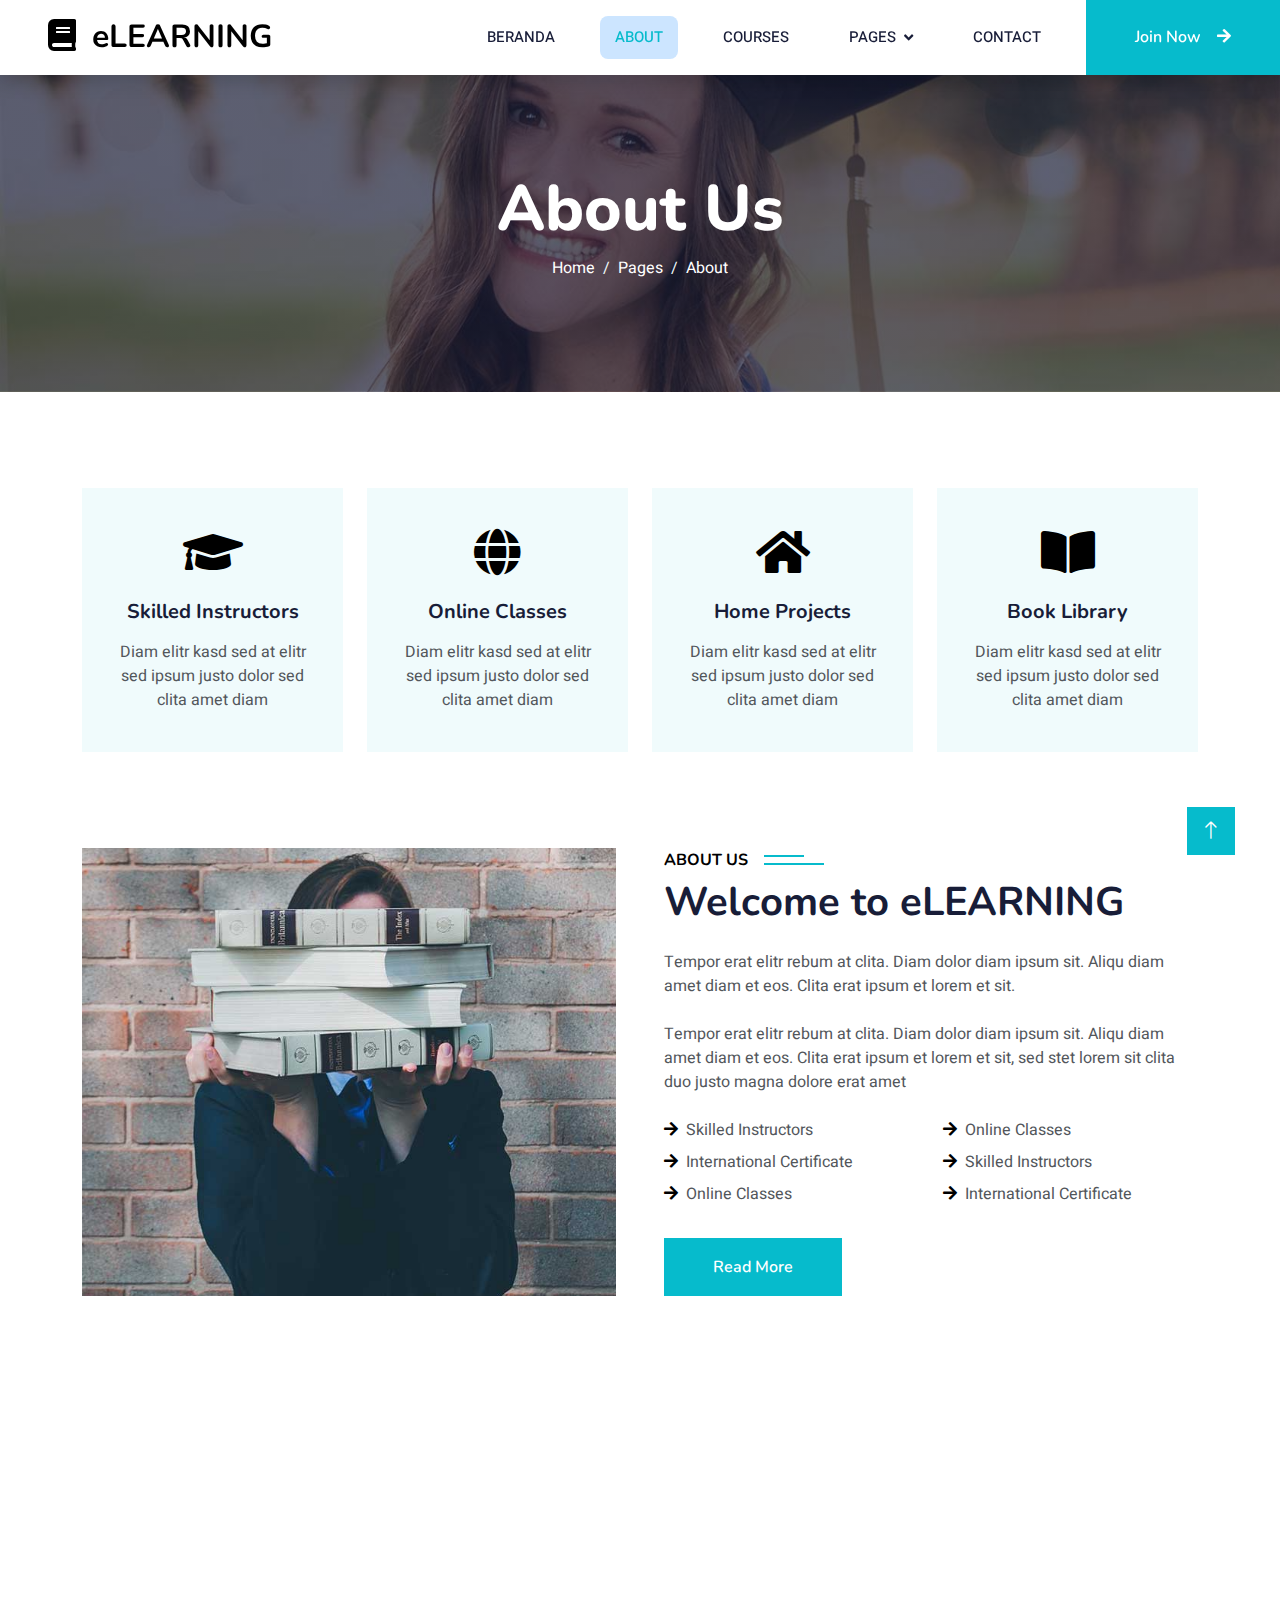
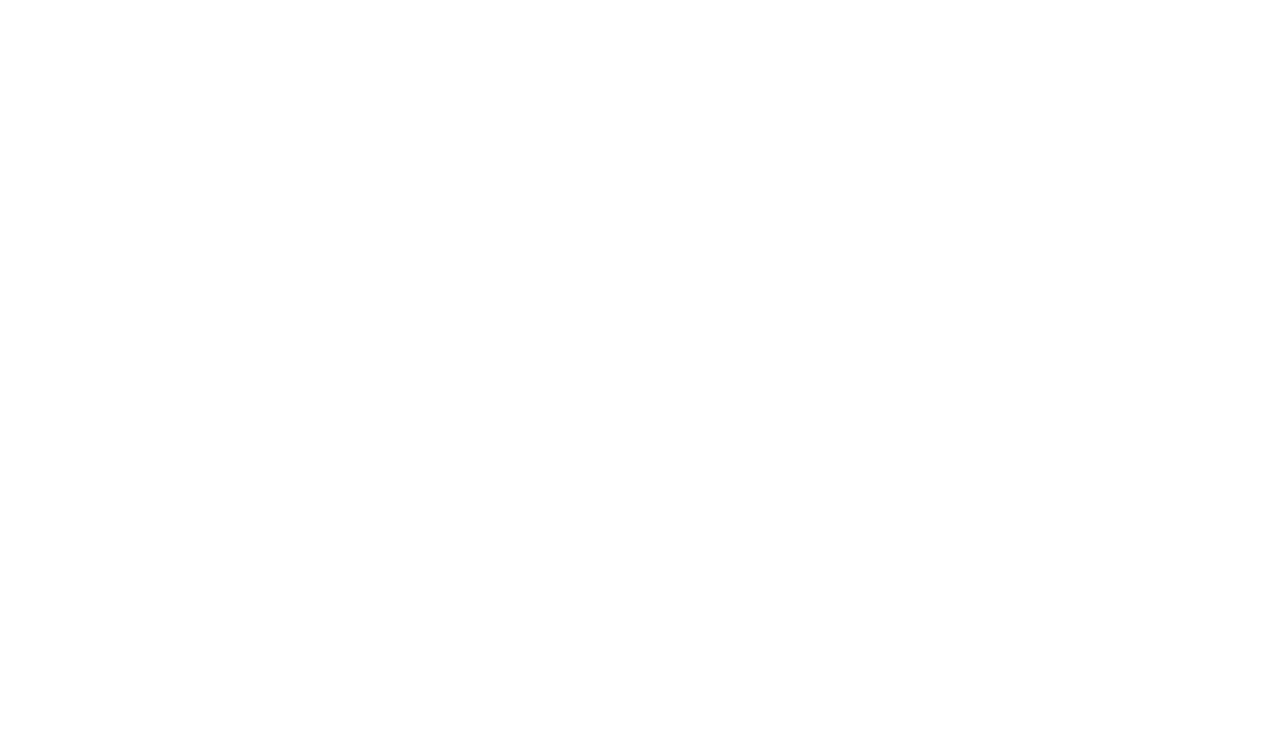
<file: public/ta/about.html>
<!DOCTYPE html>
<html lang="en">

<head>
    <meta charset="utf-8">
    <title>eLEARNING - eLearning HTML Template</title>
    <meta content="width=device-width, initial-scale=1.0" name="viewport">
    <meta content="" name="keywords">
    <meta content="" name="description">

    <!-- Favicon -->
    <link href="img/favicon.ico" rel="icon">

    <!-- Google Web Fonts -->
    <link rel="preconnect" href="https://fonts.googleapis.com">
    <link rel="preconnect" href="https://fonts.gstatic.com" crossorigin>
    <link href="https://fonts.googleapis.com/css2?family=Heebo:wght@400;500;600&family=Nunito:wght@600;700;800&display=swap" rel="stylesheet">

    <!-- Icon Font Stylesheet -->
    <link href="https://cdnjs.cloudflare.com/ajax/libs/font-awesome/5.10.0/css/all.min.css" rel="stylesheet">
    <link href="https://cdn.jsdelivr.net/npm/bootstrap-icons@1.4.1/font/bootstrap-icons.css" rel="stylesheet">

    <!-- Libraries Stylesheet -->
    <link href="lib/animate/animate.min.css" rel="stylesheet">
    <link href="lib/owlcarousel/assets/owl.carousel.min.css" rel="stylesheet">

    <!-- Customized Bootstrap Stylesheet -->
    <link href="css/bootstrap.min.css" rel="stylesheet">

    <!-- Template Stylesheet -->
    <link href="css/style.css" rel="stylesheet">
</head>

<body>
    <!-- Spinner Start -->
    <div id="spinner" class="show bg-white position-fixed translate-middle w-100 vh-100 top-50 start-50 d-flex align-items-center justify-content-center">
        <div class="spinner-border text-primary" style="width: 3rem; height: 3rem;" role="status">
            <span class="sr-only">Loading...</span>
        </div>
    </div>
    <!-- Spinner End -->


    <!-- Navbar Start -->
    <nav class="navbar navbar-expand-lg bg-white navbar-light shadow sticky-top p-0">
        <a href="index.html" class="navbar-brand d-flex align-items-center px-4 px-lg-5">
            <h2 class="m-0 text-primary"><i class="fa fa-book me-3"></i>eLEARNING</h2>
        </a>
        <button type="button" class="navbar-toggler me-4" data-bs-toggle="collapse" data-bs-target="#navbarCollapse">
            <span class="navbar-toggler-icon"></span>
        </button>
        <div class="collapse navbar-collapse" id="navbarCollapse">
            <div class="navbar-nav ms-auto p-4 p-lg-0">
                <a href="index.html" class="nav-item nav-link">Beranda</a>
                <a href="about.html" class="nav-item nav-link active">About</a>
                <a href="courses.html" class="nav-item nav-link">Courses</a>
                <div class="nav-item dropdown">
                    <a href="#" class="nav-link dropdown-toggle" data-bs-toggle="dropdown">Pages</a>
                    <div class="dropdown-menu fade-down m-0">
                        <a href="team.html" class="dropdown-item">Our Team</a>
                        <a href="testimonial.html" class="dropdown-item">Testimonial</a>
                        <a href="404.html" class="dropdown-item">404 Page</a>
                    </div>
                </div>
                <a href="contact.html" class="nav-item nav-link">Contact</a>
            </div>
            <a href="" class="btn btn-primary py-4 px-lg-5 d-none d-lg-block">Join Now<i class="fa fa-arrow-right ms-3"></i></a>
        </div>
    </nav>
    <!-- Navbar End -->


    <!-- Header Start -->
    <div class="container-fluid bg-primary py-5 mb-5 page-header">
        <div class="container py-5">
            <div class="row justify-content-center">
                <div class="col-lg-10 text-center">
                    <h1 class="display-3 text-white animated slideInDown">About Us</h1>
                    <nav aria-label="breadcrumb">
                        <ol class="breadcrumb justify-content-center">
                            <li class="breadcrumb-item"><a class="text-white" href="#">Home</a></li>
                            <li class="breadcrumb-item"><a class="text-white" href="#">Pages</a></li>
                            <li class="breadcrumb-item text-white active" aria-current="page">About</li>
                        </ol>
                    </nav>
                </div>
            </div>
        </div>
    </div>
    <!-- Header End -->


    <!-- Service Start -->
    <div class="container-xxl py-5">
        <div class="container">
            <div class="row g-4">
                <div class="col-lg-3 col-sm-6 wow fadeInUp" data-wow-delay="0.1s">
                    <div class="service-item text-center pt-3">
                        <div class="p-4">
                            <i class="fa fa-3x fa-graduation-cap text-primary mb-4"></i>
                            <h5 class="mb-3">Skilled Instructors</h5>
                            <p>Diam elitr kasd sed at elitr sed ipsum justo dolor sed clita amet diam</p>
                        </div>
                    </div>
                </div>
                <div class="col-lg-3 col-sm-6 wow fadeInUp" data-wow-delay="0.3s">
                    <div class="service-item text-center pt-3">
                        <div class="p-4">
                            <i class="fa fa-3x fa-globe text-primary mb-4"></i>
                            <h5 class="mb-3">Online Classes</h5>
                            <p>Diam elitr kasd sed at elitr sed ipsum justo dolor sed clita amet diam</p>
                        </div>
                    </div>
                </div>
                <div class="col-lg-3 col-sm-6 wow fadeInUp" data-wow-delay="0.5s">
                    <div class="service-item text-center pt-3">
                        <div class="p-4">
                            <i class="fa fa-3x fa-home text-primary mb-4"></i>
                            <h5 class="mb-3">Home Projects</h5>
                            <p>Diam elitr kasd sed at elitr sed ipsum justo dolor sed clita amet diam</p>
                        </div>
                    </div>
                </div>
                <div class="col-lg-3 col-sm-6 wow fadeInUp" data-wow-delay="0.7s">
                    <div class="service-item text-center pt-3">
                        <div class="p-4">
                            <i class="fa fa-3x fa-book-open text-primary mb-4"></i>
                            <h5 class="mb-3">Book Library</h5>
                            <p>Diam elitr kasd sed at elitr sed ipsum justo dolor sed clita amet diam</p>
                        </div>
                    </div>
                </div>
            </div>
        </div>
    </div>
    <!-- Service End -->


    <!-- About Start -->
    <div class="container-xxl py-5">
        <div class="container">
            <div class="row g-5">
                <div class="col-lg-6 wow fadeInUp" data-wow-delay="0.1s" style="min-height: 400px;">
                    <div class="position-relative h-100">
                        <img class="img-fluid position-absolute w-100 h-100" src="img/about.jpg" alt="" style="object-fit: cover;">
                    </div>
                </div>
                <div class="col-lg-6 wow fadeInUp" data-wow-delay="0.3s">
                    <h6 class="section-title bg-white text-start text-primary pe-3">About Us</h6>
                    <h1 class="mb-4">Welcome to eLEARNING</h1>
                    <p class="mb-4">Tempor erat elitr rebum at clita. Diam dolor diam ipsum sit. Aliqu diam amet diam et eos. Clita erat ipsum et lorem et sit.</p>
                    <p class="mb-4">Tempor erat elitr rebum at clita. Diam dolor diam ipsum sit. Aliqu diam amet diam et eos. Clita erat ipsum et lorem et sit, sed stet lorem sit clita duo justo magna dolore erat amet</p>
                    <div class="row gy-2 gx-4 mb-4">
                        <div class="col-sm-6">
                            <p class="mb-0"><i class="fa fa-arrow-right text-primary me-2"></i>Skilled Instructors</p>
                        </div>
                        <div class="col-sm-6">
                            <p class="mb-0"><i class="fa fa-arrow-right text-primary me-2"></i>Online Classes</p>
                        </div>
                        <div class="col-sm-6">
                            <p class="mb-0"><i class="fa fa-arrow-right text-primary me-2"></i>International Certificate</p>
                        </div>
                        <div class="col-sm-6">
                            <p class="mb-0"><i class="fa fa-arrow-right text-primary me-2"></i>Skilled Instructors</p>
                        </div>
                        <div class="col-sm-6">
                            <p class="mb-0"><i class="fa fa-arrow-right text-primary me-2"></i>Online Classes</p>
                        </div>
                        <div class="col-sm-6">
                            <p class="mb-0"><i class="fa fa-arrow-right text-primary me-2"></i>International Certificate</p>
                        </div>
                    </div>
                    <a class="btn btn-primary py-3 px-5 mt-2" href="">Read More</a>
                </div>
            </div>
        </div>
    </div>
    <!-- About End -->


    <!-- Team Start -->
    <div class="container-xxl py-5">
        <div class="container">
            <div class="text-center wow fadeInUp" data-wow-delay="0.1s">
                <h6 class="section-title bg-white text-center text-primary px-3">Instructors</h6>
                <h1 class="mb-5">Expert Instructors</h1>
            </div>
            <div class="row g-4">
                <div class="col-lg-3 col-md-6 wow fadeInUp" data-wow-delay="0.1s">
                    <div class="team-item bg-light">
                        <div class="overflow-hidden">
                            <img class="img-fluid" src="img/team-1.jpg" alt="">
                        </div>
                        <div class="position-relative d-flex justify-content-center" style="margin-top: -23px;">
                            <div class="bg-light d-flex justify-content-center pt-2 px-1">
                                <a class="btn btn-sm-square btn-primary mx-1" href=""><i class="fab fa-facebook-f"></i></a>
                                <a class="btn btn-sm-square btn-primary mx-1" href=""><i class="fab fa-twitter"></i></a>
                                <a class="btn btn-sm-square btn-primary mx-1" href=""><i class="fab fa-instagram"></i></a>
                            </div>
                        </div>
                        <div class="text-center p-4">
                            <h5 class="mb-0">Instructor Name</h5>
                            <small>Designation</small>
                        </div>
                    </div>
                </div>
                <div class="col-lg-3 col-md-6 wow fadeInUp" data-wow-delay="0.3s">
                    <div class="team-item bg-light">
                        <div class="overflow-hidden">
                            <img class="img-fluid" src="img/team-2.jpg" alt="">
                        </div>
                        <div class="position-relative d-flex justify-content-center" style="margin-top: -23px;">
                            <div class="bg-light d-flex justify-content-center pt-2 px-1">
                                <a class="btn btn-sm-square btn-primary mx-1" href=""><i class="fab fa-facebook-f"></i></a>
                                <a class="btn btn-sm-square btn-primary mx-1" href=""><i class="fab fa-twitter"></i></a>
                                <a class="btn btn-sm-square btn-primary mx-1" href=""><i class="fab fa-instagram"></i></a>
                            </div>
                        </div>
                        <div class="text-center p-4">
                            <h5 class="mb-0">Instructor Name</h5>
                            <small>Designation</small>
                        </div>
                    </div>
                </div>
                <div class="col-lg-3 col-md-6 wow fadeInUp" data-wow-delay="0.5s">
                    <div class="team-item bg-light">
                        <div class="overflow-hidden">
                            <img class="img-fluid" src="img/team-3.jpg" alt="">
                        </div>
                        <div class="position-relative d-flex justify-content-center" style="margin-top: -23px;">
                            <div class="bg-light d-flex justify-content-center pt-2 px-1">
                                <a class="btn btn-sm-square btn-primary mx-1" href=""><i class="fab fa-facebook-f"></i></a>
                                <a class="btn btn-sm-square btn-primary mx-1" href=""><i class="fab fa-twitter"></i></a>
                                <a class="btn btn-sm-square btn-primary mx-1" href=""><i class="fab fa-instagram"></i></a>
                            </div>
                        </div>
                        <div class="text-center p-4">
                            <h5 class="mb-0">Instructor Name</h5>
                            <small>Designation</small>
                        </div>
                    </div>
                </div>
                <div class="col-lg-3 col-md-6 wow fadeInUp" data-wow-delay="0.7s">
                    <div class="team-item bg-light">
                        <div class="overflow-hidden">
                            <img class="img-fluid" src="img/team-4.jpg" alt="">
                        </div>
                        <div class="position-relative d-flex justify-content-center" style="margin-top: -23px;">
                            <div class="bg-light d-flex justify-content-center pt-2 px-1">
                                <a class="btn btn-sm-square btn-primary mx-1" href=""><i class="fab fa-facebook-f"></i></a>
                                <a class="btn btn-sm-square btn-primary mx-1" href=""><i class="fab fa-twitter"></i></a>
                                <a class="btn btn-sm-square btn-primary mx-1" href=""><i class="fab fa-instagram"></i></a>
                            </div>
                        </div>
                        <div class="text-center p-4">
                            <h5 class="mb-0">Instructor Name</h5>
                            <small>Designation</small>
                        </div>
                    </div>
                </div>
            </div>
        </div>
    </div>
    <!-- Team End -->
        

    <!-- Footer Start -->
    <div class="container-fluid bg-dark text-light footer pt-5 mt-5 wow fadeIn" data-wow-delay="0.1s">
        <div class="container py-5">
            <div class="row g-5">
                <div class="col-lg-3 col-md-6">
                    <h4 class="text-white mb-3">Quick Link</h4>
                    <a class="btn btn-link" href="">About Us</a>
                    <a class="btn btn-link" href="">Contact Us</a>
                    <a class="btn btn-link" href="">Privacy Policy</a>
                    <a class="btn btn-link" href="">Terms & Condition</a>
                    <a class="btn btn-link" href="">FAQs & Help</a>
                </div>
                <div class="col-lg-3 col-md-6">
                    <h4 class="text-white mb-3">Contact</h4>
                    <p class="mb-2"><i class="fa fa-map-marker-alt me-3"></i>123 Street, New York, USA</p>
                    <p class="mb-2"><i class="fa fa-phone-alt me-3"></i>+012 345 67890</p>
                    <p class="mb-2"><i class="fa fa-envelope me-3"></i>info@example.com</p>
                    <div class="d-flex pt-2">
                        <a class="btn btn-outline-light btn-social" href=""><i class="fab fa-twitter"></i></a>
                        <a class="btn btn-outline-light btn-social" href=""><i class="fab fa-facebook-f"></i></a>
                        <a class="btn btn-outline-light btn-social" href=""><i class="fab fa-youtube"></i></a>
                        <a class="btn btn-outline-light btn-social" href=""><i class="fab fa-linkedin-in"></i></a>
                    </div>
                </div>
                <div class="col-lg-3 col-md-6">
                    <h4 class="text-white mb-3">Gallery</h4>
                    <div class="row g-2 pt-2">
                        <div class="col-4">
                            <img class="img-fluid bg-light p-1" src="img/course-1.jpg" alt="">
                        </div>
                        <div class="col-4">
                            <img class="img-fluid bg-light p-1" src="img/course-2.jpg" alt="">
                        </div>
                        <div class="col-4">
                            <img class="img-fluid bg-light p-1" src="img/course-3.jpg" alt="">
                        </div>
                        <div class="col-4">
                            <img class="img-fluid bg-light p-1" src="img/course-2.jpg" alt="">
                        </div>
                        <div class="col-4">
                            <img class="img-fluid bg-light p-1" src="img/course-3.jpg" alt="">
                        </div>
                        <div class="col-4">
                            <img class="img-fluid bg-light p-1" src="img/course-1.jpg" alt="">
                        </div>
                    </div>
                </div>
                <div class="col-lg-3 col-md-6">
                    <h4 class="text-white mb-3">Newsletter</h4>
                    <p>Dolor amet sit justo amet elitr clita ipsum elitr est.</p>
                    <div class="position-relative mx-auto" style="max-width: 400px;">
                        <input class="form-control border-0 w-100 py-3 ps-4 pe-5" type="text" placeholder="Your email">
                        <button type="button" class="btn btn-primary py-2 position-absolute top-0 end-0 mt-2 me-2">SignUp</button>
                    </div>
                </div>
            </div>
        </div>
        <div class="container">
            <div class="copyright">
                <div class="row">
                    <div class="col-md-6 text-center text-md-start mb-3 mb-md-0">
                        &copy; <a class="border-bottom" href="#">Your Site Name</a>, All Right Reserved.

                        <!--/*** This template is free as long as you keep the footer author’s credit link/attribution link/backlink. If you'd like to use the template without the footer author’s credit link/attribution link/backlink, you can purchase the Credit Removal License from "https://htmlcodex.com/credit-removal". Thank you for your support. ***/-->
                        Designed By <a class="border-bottom" href="https://htmlcodex.com">HTML Codex</a><br><br>
                        Distributed By <a class="border-bottom" href="https://themewagon.com">ThemeWagon</a>
                    </div>
                    <div class="col-md-6 text-center text-md-end">
                        <div class="footer-menu">
                            <a href="">Home</a>
                            <a href="">Cookies</a>
                            <a href="">Help</a>
                            <a href="">FQAs</a>
                        </div>
                    </div>
                </div>
            </div>
        </div>
    </div>
    <!-- Footer End -->


    <!-- Back to Top -->
    <a href="#" class="btn btn-lg btn-primary btn-lg-square back-to-top"><i class="bi bi-arrow-up"></i></a>


    <!-- JavaScript Libraries -->
    <script src="https://code.jquery.com/jquery-3.4.1.min.js"></script>
    <script src="https://cdn.jsdelivr.net/npm/bootstrap@5.0.0/dist/js/bootstrap.bundle.min.js"></script>
    <script src="lib/wow/wow.min.js"></script>
    <script src="lib/easing/easing.min.js"></script>
    <script src="lib/waypoints/waypoints.min.js"></script>
    <script src="lib/owlcarousel/owl.carousel.min.js"></script>

    <!-- Template Javascript -->
    <script src="js/main.js"></script>
</body>

</html>
</file>
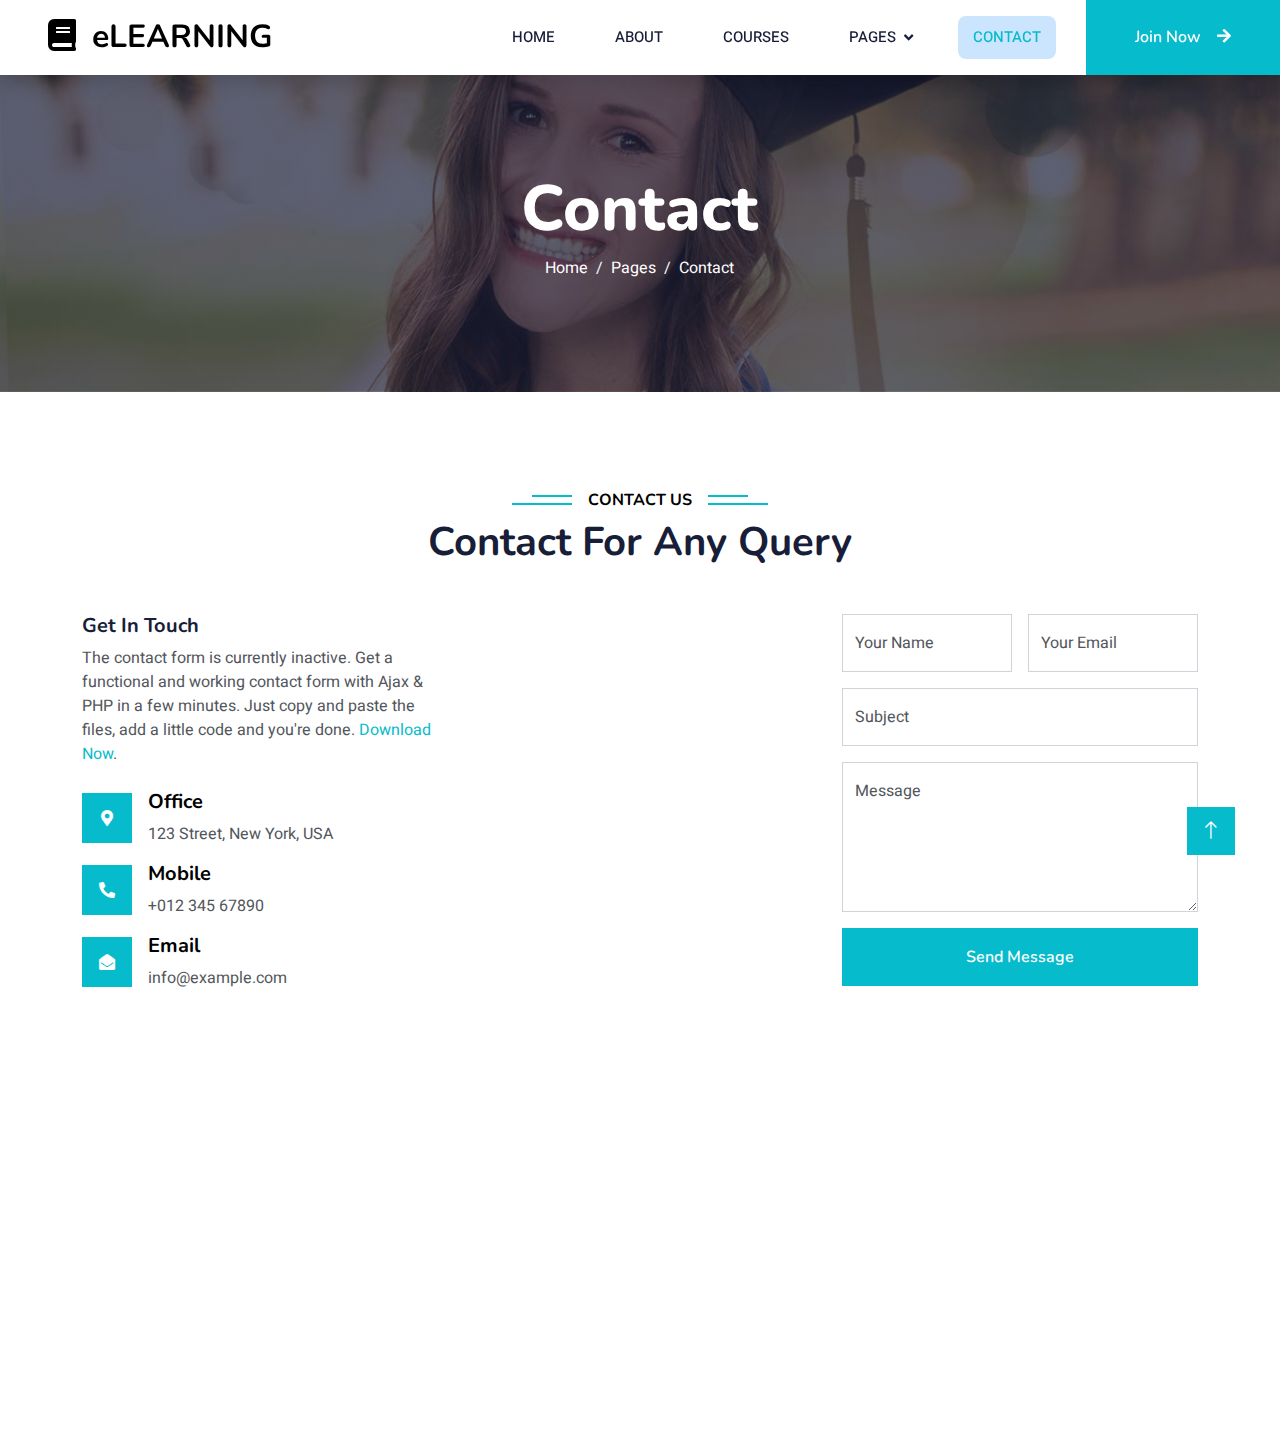
<file: public/ta/contact.html>
<!DOCTYPE html>
<html lang="en">

<head>
    <meta charset="utf-8">
    <title>eLEARNING - eLearning HTML Template</title>
    <meta content="width=device-width, initial-scale=1.0" name="viewport">
    <meta content="" name="keywords">
    <meta content="" name="description">

    <!-- Favicon -->
    <link href="img/favicon.ico" rel="icon">

    <!-- Google Web Fonts -->
    <link rel="preconnect" href="https://fonts.googleapis.com">
    <link rel="preconnect" href="https://fonts.gstatic.com" crossorigin>
    <link href="https://fonts.googleapis.com/css2?family=Heebo:wght@400;500;600&family=Nunito:wght@600;700;800&display=swap" rel="stylesheet">

    <!-- Icon Font Stylesheet -->
    <link href="https://cdnjs.cloudflare.com/ajax/libs/font-awesome/5.10.0/css/all.min.css" rel="stylesheet">
    <link href="https://cdn.jsdelivr.net/npm/bootstrap-icons@1.4.1/font/bootstrap-icons.css" rel="stylesheet">

    <!-- Libraries Stylesheet -->
    <link href="lib/animate/animate.min.css" rel="stylesheet">
    <link href="lib/owlcarousel/assets/owl.carousel.min.css" rel="stylesheet">

    <!-- Customized Bootstrap Stylesheet -->
    <link href="css/bootstrap.min.css" rel="stylesheet">

    <!-- Template Stylesheet -->
    <link href="css/style.css" rel="stylesheet">
</head>

<body>
    <!-- Spinner Start -->
    <div id="spinner" class="show bg-white position-fixed translate-middle w-100 vh-100 top-50 start-50 d-flex align-items-center justify-content-center">
        <div class="spinner-border text-primary" style="width: 3rem; height: 3rem;" role="status">
            <span class="sr-only">Loading...</span>
        </div>
    </div>
    <!-- Spinner End -->


    <!-- Navbar Start -->
    <nav class="navbar navbar-expand-lg bg-white navbar-light shadow sticky-top p-0">
        <a href="index.html" class="navbar-brand d-flex align-items-center px-4 px-lg-5">
            <h2 class="m-0 text-primary"><i class="fa fa-book me-3"></i>eLEARNING</h2>
        </a>
        <button type="button" class="navbar-toggler me-4" data-bs-toggle="collapse" data-bs-target="#navbarCollapse">
            <span class="navbar-toggler-icon"></span>
        </button>
        <div class="collapse navbar-collapse" id="navbarCollapse">
            <div class="navbar-nav ms-auto p-4 p-lg-0">
                <a href="index.html" class="nav-item nav-link">Home</a>
                <a href="about.html" class="nav-item nav-link">About</a>
                <a href="courses.html" class="nav-item nav-link">Courses</a>
                <div class="nav-item dropdown">
                    <a href="#" class="nav-link dropdown-toggle" data-bs-toggle="dropdown">Pages</a>
                    <div class="dropdown-menu fade-down m-0">
                        <a href="team.html" class="dropdown-item">Our Team</a>
                        <a href="testimonial.html" class="dropdown-item">Testimonial</a>
                        <a href="404.html" class="dropdown-item">404 Page</a>
                    </div>
                </div>
                <a href="contact.html" class="nav-item nav-link active">Contact</a>
            </div>
            <a href="" class="btn btn-primary py-4 px-lg-5 d-none d-lg-block">Join Now<i class="fa fa-arrow-right ms-3"></i></a>
        </div>
    </nav>
    <!-- Navbar End -->


    <!-- Header Start -->
    <div class="container-fluid bg-primary py-5 mb-5 page-header">
        <div class="container py-5">
            <div class="row justify-content-center">
                <div class="col-lg-10 text-center">
                    <h1 class="display-3 text-white animated slideInDown">Contact</h1>
                    <nav aria-label="breadcrumb">
                        <ol class="breadcrumb justify-content-center">
                            <li class="breadcrumb-item"><a class="text-white" href="#">Home</a></li>
                            <li class="breadcrumb-item"><a class="text-white" href="#">Pages</a></li>
                            <li class="breadcrumb-item text-white active" aria-current="page">Contact</li>
                        </ol>
                    </nav>
                </div>
            </div>
        </div>
    </div>
    <!-- Header End -->


    <!-- Contact Start -->
    <div class="container-xxl py-5">
        <div class="container">
            <div class="text-center wow fadeInUp" data-wow-delay="0.1s">
                <h6 class="section-title bg-white text-center text-primary px-3">Contact Us</h6>
                <h1 class="mb-5">Contact For Any Query</h1>
            </div>
            <div class="row g-4">
                <div class="col-lg-4 col-md-6 wow fadeInUp" data-wow-delay="0.1s">
                    <h5>Get In Touch</h5>
                    <p class="mb-4">The contact form is currently inactive. Get a functional and working contact form with Ajax & PHP in a few minutes. Just copy and paste the files, add a little code and you're done. <a href="https://htmlcodex.com/contact-form">Download Now</a>.</p>
                    <div class="d-flex align-items-center mb-3">
                        <div class="d-flex align-items-center justify-content-center flex-shrink-0 bg-primary" style="width: 50px; height: 50px;">
                            <i class="fa fa-map-marker-alt text-white"></i>
                        </div>
                        <div class="ms-3">
                            <h5 class="text-primary">Office</h5>
                            <p class="mb-0">123 Street, New York, USA</p>
                        </div>
                    </div>
                    <div class="d-flex align-items-center mb-3">
                        <div class="d-flex align-items-center justify-content-center flex-shrink-0 bg-primary" style="width: 50px; height: 50px;">
                            <i class="fa fa-phone-alt text-white"></i>
                        </div>
                        <div class="ms-3">
                            <h5 class="text-primary">Mobile</h5>
                            <p class="mb-0">+012 345 67890</p>
                        </div>
                    </div>
                    <div class="d-flex align-items-center">
                        <div class="d-flex align-items-center justify-content-center flex-shrink-0 bg-primary" style="width: 50px; height: 50px;">
                            <i class="fa fa-envelope-open text-white"></i>
                        </div>
                        <div class="ms-3">
                            <h5 class="text-primary">Email</h5>
                            <p class="mb-0">info@example.com</p>
                        </div>
                    </div>
                </div>
                <div class="col-lg-4 col-md-6 wow fadeInUp" data-wow-delay="0.3s">
                    <iframe class="position-relative rounded w-100 h-100"
                        src="https://www.google.com/maps/embed?pb=!1m18!1m12!1m3!1d3001156.4288297426!2d-78.01371936852176!3d42.72876761954724!2m3!1f0!2f0!3f0!3m2!1i1024!2i768!4f13.1!3m3!1m2!1s0x4ccc4bf0f123a5a9%3A0xddcfc6c1de189567!2sNew%20York%2C%20USA!5e0!3m2!1sen!2sbd!4v1603794290143!5m2!1sen!2sbd"
                        frameborder="0" style="min-height: 300px; border:0;" allowfullscreen="" aria-hidden="false"
                        tabindex="0"></iframe>
                </div>
                <div class="col-lg-4 col-md-12 wow fadeInUp" data-wow-delay="0.5s">
                    <form>
                        <div class="row g-3">
                            <div class="col-md-6">
                                <div class="form-floating">
                                    <input type="text" class="form-control" id="name" placeholder="Your Name">
                                    <label for="name">Your Name</label>
                                </div>
                            </div>
                            <div class="col-md-6">
                                <div class="form-floating">
                                    <input type="email" class="form-control" id="email" placeholder="Your Email">
                                    <label for="email">Your Email</label>
                                </div>
                            </div>
                            <div class="col-12">
                                <div class="form-floating">
                                    <input type="text" class="form-control" id="subject" placeholder="Subject">
                                    <label for="subject">Subject</label>
                                </div>
                            </div>
                            <div class="col-12">
                                <div class="form-floating">
                                    <textarea class="form-control" placeholder="Leave a message here" id="message" style="height: 150px"></textarea>
                                    <label for="message">Message</label>
                                </div>
                            </div>
                            <div class="col-12">
                                <button class="btn btn-primary w-100 py-3" type="submit">Send Message</button>
                            </div>
                        </div>
                    </form>
                </div>
            </div>
        </div>
    </div>
    <!-- Contact End -->


    <!-- Footer Start -->
    <div class="container-fluid bg-dark text-light footer pt-5 mt-5 wow fadeIn" data-wow-delay="0.1s">
        <div class="container py-5">
            <div class="row g-5">
                <div class="col-lg-3 col-md-6">
                    <h4 class="text-white mb-3">Quick Link</h4>
                    <a class="btn btn-link" href="">About Us</a>
                    <a class="btn btn-link" href="">Contact Us</a>
                    <a class="btn btn-link" href="">Privacy Policy</a>
                    <a class="btn btn-link" href="">Terms & Condition</a>
                    <a class="btn btn-link" href="">FAQs & Help</a>
                </div>
                <div class="col-lg-3 col-md-6">
                    <h4 class="text-white mb-3">Contact</h4>
                    <p class="mb-2"><i class="fa fa-map-marker-alt me-3"></i>123 Street, New York, USA</p>
                    <p class="mb-2"><i class="fa fa-phone-alt me-3"></i>+012 345 67890</p>
                    <p class="mb-2"><i class="fa fa-envelope me-3"></i>info@example.com</p>
                    <div class="d-flex pt-2">
                        <a class="btn btn-outline-light btn-social" href=""><i class="fab fa-twitter"></i></a>
                        <a class="btn btn-outline-light btn-social" href=""><i class="fab fa-facebook-f"></i></a>
                        <a class="btn btn-outline-light btn-social" href=""><i class="fab fa-youtube"></i></a>
                        <a class="btn btn-outline-light btn-social" href=""><i class="fab fa-linkedin-in"></i></a>
                    </div>
                </div>
                <div class="col-lg-3 col-md-6">
                    <h4 class="text-white mb-3">Gallery</h4>
                    <div class="row g-2 pt-2">
                        <div class="col-4">
                            <img class="img-fluid bg-light p-1" src="img/course-1.jpg" alt="">
                        </div>
                        <div class="col-4">
                            <img class="img-fluid bg-light p-1" src="img/course-2.jpg" alt="">
                        </div>
                        <div class="col-4">
                            <img class="img-fluid bg-light p-1" src="img/course-3.jpg" alt="">
                        </div>
                        <div class="col-4">
                            <img class="img-fluid bg-light p-1" src="img/course-2.jpg" alt="">
                        </div>
                        <div class="col-4">
                            <img class="img-fluid bg-light p-1" src="img/course-3.jpg" alt="">
                        </div>
                        <div class="col-4">
                            <img class="img-fluid bg-light p-1" src="img/course-1.jpg" alt="">
                        </div>
                    </div>
                </div>
                <div class="col-lg-3 col-md-6">
                    <h4 class="text-white mb-3">Newsletter</h4>
                    <p>Dolor amet sit justo amet elitr clita ipsum elitr est.</p>
                    <div class="position-relative mx-auto" style="max-width: 400px;">
                        <input class="form-control border-0 w-100 py-3 ps-4 pe-5" type="text" placeholder="Your email">
                        <button type="button" class="btn btn-primary py-2 position-absolute top-0 end-0 mt-2 me-2">SignUp</button>
                    </div>
                </div>
            </div>
        </div>
        <div class="container">
            <div class="copyright">
                <div class="row">
                    <div class="col-md-6 text-center text-md-start mb-3 mb-md-0">
                        &copy; <a class="border-bottom" href="#">Your Site Name</a>, All Right Reserved.

                        <!--/*** This template is free as long as you keep the footer author’s credit link/attribution link/backlink. If you'd like to use the template without the footer author’s credit link/attribution link/backlink, you can purchase the Credit Removal License from "https://htmlcodex.com/credit-removal". Thank you for your support. ***/-->
                        Designed By <a class="border-bottom" href="https://htmlcodex.com">HTML Codex</a><br><br>
                        Distributed By <a class="border-bottom" href="https://themewagon.com">ThemeWagon</a>
                    </div>
                    <div class="col-md-6 text-center text-md-end">
                        <div class="footer-menu">
                            <a href="">Home</a>
                            <a href="">Cookies</a>
                            <a href="">Help</a>
                            <a href="">FQAs</a>
                        </div>
                    </div>
                </div>
            </div>
        </div>
    </div>
    <!-- Footer End -->


    <!-- Back to Top -->
    <a href="#" class="btn btn-lg btn-primary btn-lg-square back-to-top"><i class="bi bi-arrow-up"></i></a>


    <!-- JavaScript Libraries -->
    <script src="https://code.jquery.com/jquery-3.4.1.min.js"></script>
    <script src="https://cdn.jsdelivr.net/npm/bootstrap@5.0.0/dist/js/bootstrap.bundle.min.js"></script>
    <script src="lib/wow/wow.min.js"></script>
    <script src="lib/easing/easing.min.js"></script>
    <script src="lib/waypoints/waypoints.min.js"></script>
    <script src="lib/owlcarousel/owl.carousel.min.js"></script>

    <!-- Template Javascript -->
    <script src="js/main.js"></script>
</body>

</html>
</file>
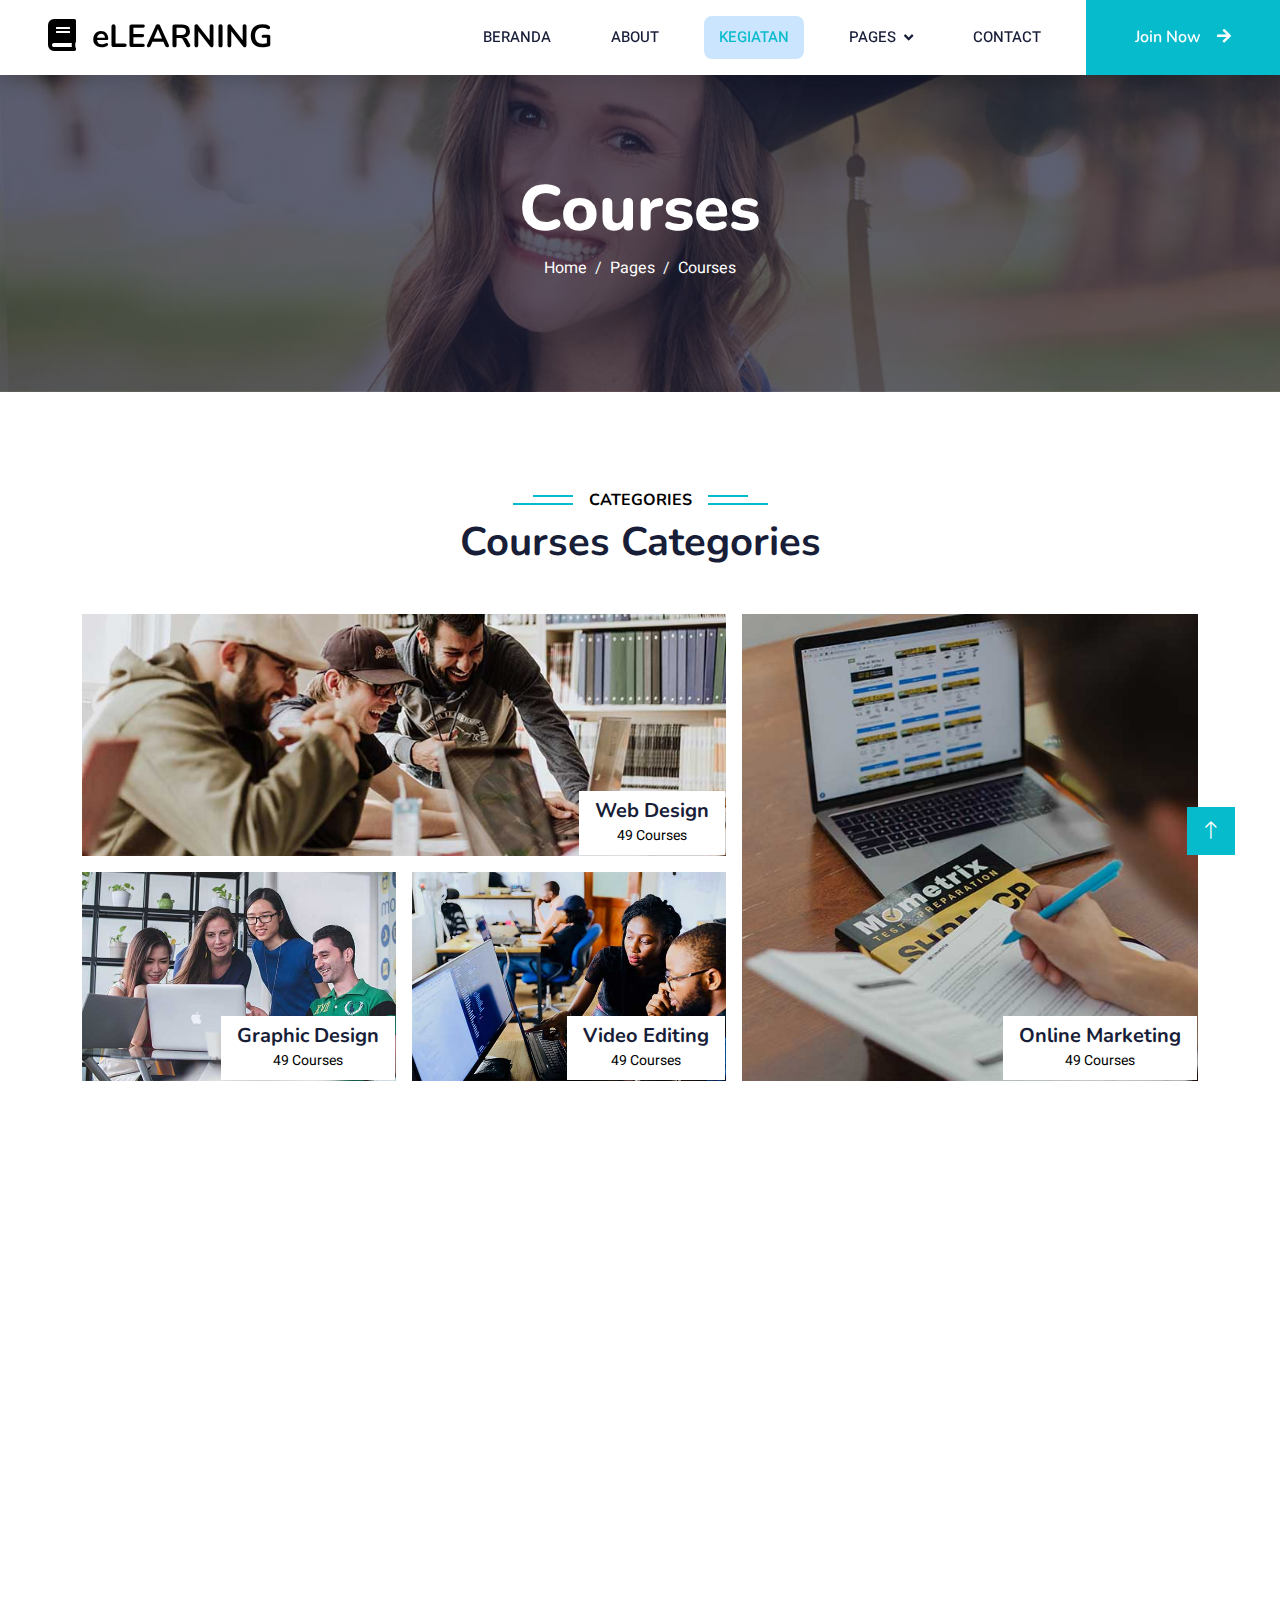
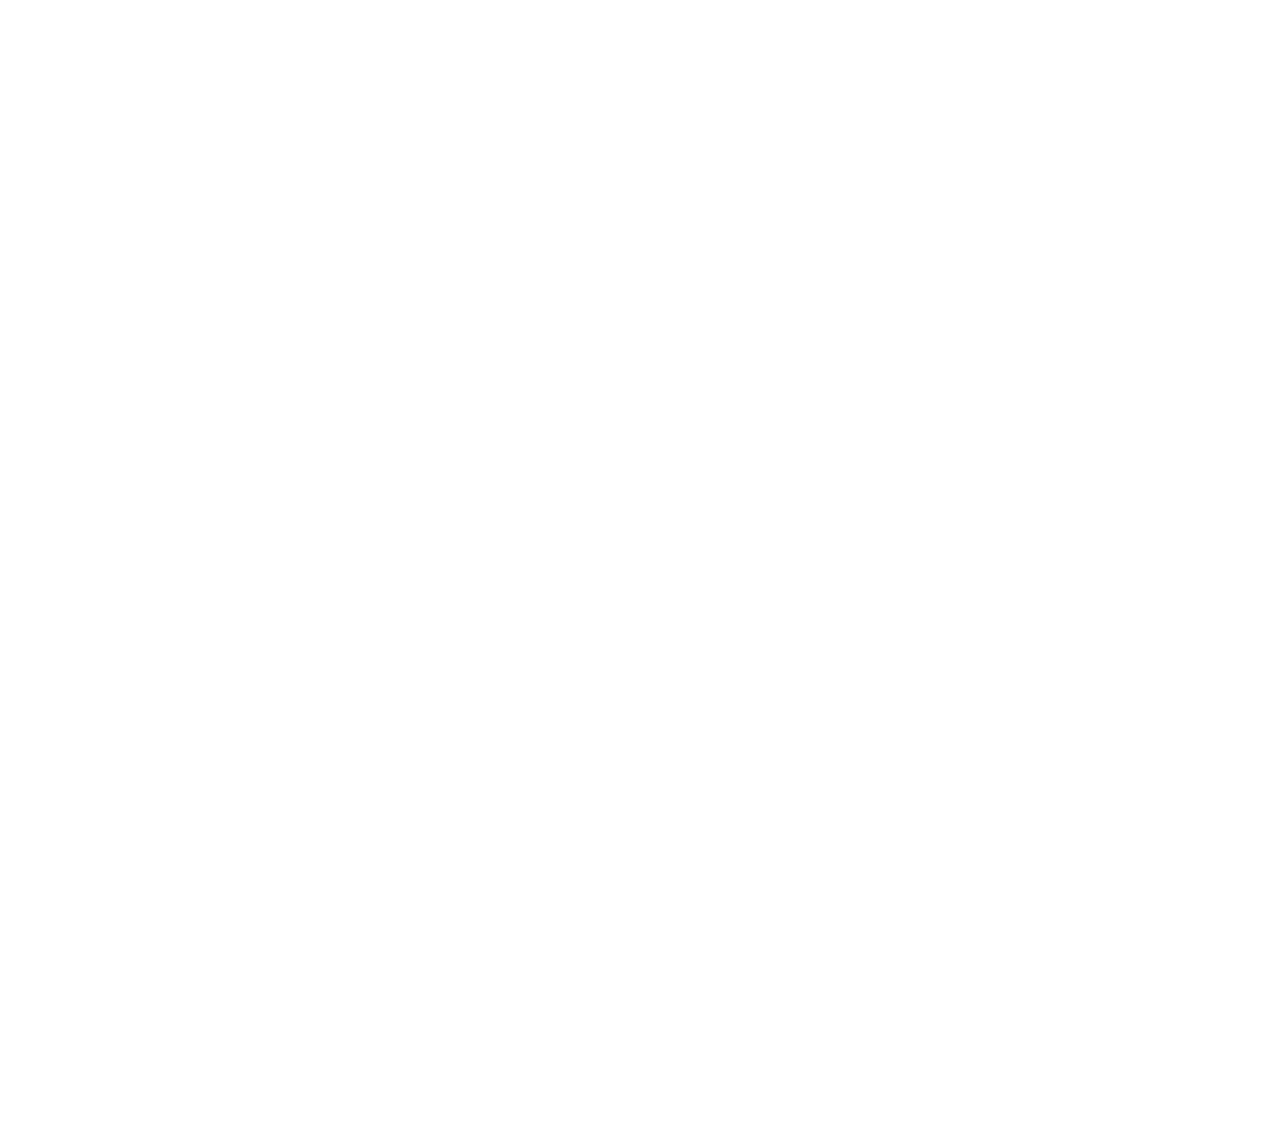
<file: public/ta/courses.html>
<!DOCTYPE html>
<html lang="en">

<head>
    <meta charset="utf-8">
    <title>eLEARNING - eLearning HTML Template</title>
    <meta content="width=device-width, initial-scale=1.0" name="viewport">
    <meta content="" name="keywords">
    <meta content="" name="description">

    <!-- Favicon -->
    <link href="img/favicon.ico" rel="icon">

    <!-- Google Web Fonts -->
    <link rel="preconnect" href="https://fonts.googleapis.com">
    <link rel="preconnect" href="https://fonts.gstatic.com" crossorigin>
    <link href="https://fonts.googleapis.com/css2?family=Heebo:wght@400;500;600&family=Nunito:wght@600;700;800&display=swap" rel="stylesheet">

    <!-- Icon Font Stylesheet -->
    <link href="https://cdnjs.cloudflare.com/ajax/libs/font-awesome/5.10.0/css/all.min.css" rel="stylesheet">
    <link href="https://cdn.jsdelivr.net/npm/bootstrap-icons@1.4.1/font/bootstrap-icons.css" rel="stylesheet">

    <!-- Libraries Stylesheet -->
    <link href="lib/animate/animate.min.css" rel="stylesheet">
    <link href="lib/owlcarousel/assets/owl.carousel.min.css" rel="stylesheet">

    <!-- Customized Bootstrap Stylesheet -->
    <link href="css/bootstrap.min.css" rel="stylesheet">

    <!-- Template Stylesheet -->
    <link href="css/style.css" rel="stylesheet">
</head>

<body>
    <!-- Spinner Start -->
    <div id="spinner" class="show bg-white position-fixed translate-middle w-100 vh-100 top-50 start-50 d-flex align-items-center justify-content-center">
        <div class="spinner-border text-primary" style="width: 3rem; height: 3rem;" role="status">
            <span class="sr-only">Loading...</span>
        </div>
    </div>
    <!-- Spinner End -->


    <!-- Navbar Start -->
    <nav class="navbar navbar-expand-lg bg-white navbar-light shadow sticky-top p-0">
        <a href="index.html" class="navbar-brand d-flex align-items-center px-4 px-lg-5">
            <h2 class="m-0 text-primary"><i class="fa fa-book me-3"></i>eLEARNING</h2>
        </a>
        <button type="button" class="navbar-toggler me-4" data-bs-toggle="collapse" data-bs-target="#navbarCollapse">
            <span class="navbar-toggler-icon"></span>
        </button>
        <div class="collapse navbar-collapse" id="navbarCollapse">
            <div class="navbar-nav ms-auto p-4 p-lg-0">
                <a href="index.html" class="nav-item nav-link">Beranda</a>
                <a href="about.html" class="nav-item nav-link">About</a>
                <a href="courses.html" class="nav-item nav-link active">Kegiatan</a>
                <div class="nav-item dropdown">
                    <a href="#" class="nav-link dropdown-toggle" data-bs-toggle="dropdown">Pages</a>
                    <div class="dropdown-menu fade-down m-0">
                        <a href="team.html" class="dropdown-item">Our Team</a>
                        <a href="testimonial.html" class="dropdown-item">Testimonial</a>
                        <a href="404.html" class="dropdown-item">404 Page</a>
                    </div>
                </div>
                <a href="contact.html" class="nav-item nav-link">Contact</a>
            </div>
            <a href="" class="btn btn-primary py-4 px-lg-5 d-none d-lg-block">Join Now<i class="fa fa-arrow-right ms-3"></i></a>
        </div>
    </nav>
    <!-- Navbar End -->


    <!-- Header Start -->
    <div class="container-fluid bg-primary py-5 mb-5 page-header">
        <div class="container py-5">
            <div class="row justify-content-center">
                <div class="col-lg-10 text-center">
                    <h1 class="display-3 text-white animated slideInDown">Courses</h1>
                    <nav aria-label="breadcrumb">
                        <ol class="breadcrumb justify-content-center">
                            <li class="breadcrumb-item"><a class="text-white" href="#">Home</a></li>
                            <li class="breadcrumb-item"><a class="text-white" href="#">Pages</a></li>
                            <li class="breadcrumb-item text-white active" aria-current="page">Courses</li>
                        </ol>
                    </nav>
                </div>
            </div>
        </div>
    </div>
    <!-- Header End -->


    <!-- Categories Start -->
    <div class="container-xxl py-5 category">
        <div class="container">
            <div class="text-center wow fadeInUp" data-wow-delay="0.1s">
                <h6 class="section-title bg-white text-center text-primary px-3">Categories</h6>
                <h1 class="mb-5">Courses Categories</h1>
            </div>
            <div class="row g-3">
                <div class="col-lg-7 col-md-6">
                    <div class="row g-3">
                        <div class="col-lg-12 col-md-12 wow zoomIn" data-wow-delay="0.1s">
                            <a class="position-relative d-block overflow-hidden" href="">
                                <img class="img-fluid" src="img/cat-1.jpg" alt="">
                                <div class="bg-white text-center position-absolute bottom-0 end-0 py-2 px-3" style="margin: 1px;">
                                    <h5 class="m-0">Web Design</h5>
                                    <small class="text-primary">49 Courses</small>
                                </div>
                            </a>
                        </div>
                        <div class="col-lg-6 col-md-12 wow zoomIn" data-wow-delay="0.3s">
                            <a class="position-relative d-block overflow-hidden" href="">
                                <img class="img-fluid" src="img/cat-2.jpg" alt="">
                                <div class="bg-white text-center position-absolute bottom-0 end-0 py-2 px-3" style="margin: 1px;">
                                    <h5 class="m-0">Graphic Design</h5>
                                    <small class="text-primary">49 Courses</small>
                                </div>
                            </a>
                        </div>
                        <div class="col-lg-6 col-md-12 wow zoomIn" data-wow-delay="0.5s">
                            <a class="position-relative d-block overflow-hidden" href="">
                                <img class="img-fluid" src="img/cat-3.jpg" alt="">
                                <div class="bg-white text-center position-absolute bottom-0 end-0 py-2 px-3" style="margin: 1px;">
                                    <h5 class="m-0">Video Editing</h5>
                                    <small class="text-primary">49 Courses</small>
                                </div>
                            </a>
                        </div>
                    </div>
                </div>
                <div class="col-lg-5 col-md-6 wow zoomIn" data-wow-delay="0.7s" style="min-height: 350px;">
                    <a class="position-relative d-block h-100 overflow-hidden" href="">
                        <img class="img-fluid position-absolute w-100 h-100" src="img/cat-4.jpg" alt="" style="object-fit: cover;">
                        <div class="bg-white text-center position-absolute bottom-0 end-0 py-2 px-3" style="margin:  1px;">
                            <h5 class="m-0">Online Marketing</h5>
                            <small class="text-primary">49 Courses</small>
                        </div>
                    </a>
                </div>
            </div>
        </div>
    </div>
    <!-- Categories Start -->


    <!-- Courses Start -->
    <div class="container-xxl py-5">
        <div class="container">
            <div class="text-center wow fadeInUp" data-wow-delay="0.1s">
                <h6 class="section-title bg-white text-center text-primary px-3">Courses</h6>
                <h1 class="mb-5">Popular Courses</h1>
            </div>
            <div class="row g-4 justify-content-center">
                <div class="col-lg-4 col-md-6 wow fadeInUp" data-wow-delay="0.1s">
                    <div class="course-item bg-light">
                        <div class="position-relative overflow-hidden">
                            <img class="img-fluid" src="img/course-1.jpg" alt="">
                            <div class="w-100 d-flex justify-content-center position-absolute bottom-0 start-0 mb-4">
                                <a href="#" class="flex-shrink-0 btn btn-sm btn-primary px-3 border-end" style="border-radius: 30px 0 0 30px;">Read More</a>
                                <a href="#" class="flex-shrink-0 btn btn-sm btn-primary px-3" style="border-radius: 0 30px 30px 0;">Join Now</a>
                            </div>
                        </div>
                        <div class="text-center p-4 pb-0">
                            <h3 class="mb-0">$149.00</h3>
                            <div class="mb-3">
                                <small class="fa fa-star text-primary"></small>
                                <small class="fa fa-star text-primary"></small>
                                <small class="fa fa-star text-primary"></small>
                                <small class="fa fa-star text-primary"></small>
                                <small class="fa fa-star text-primary"></small>
                                <small>(123)</small>
                            </div>
                            <h5 class="mb-4">Web Design & Development Course for Beginners</h5>
                        </div>
                        <div class="d-flex border-top">
                            <small class="flex-fill text-center border-end py-2"><i class="fa fa-user-tie text-primary me-2"></i>John Doe</small>
                            <small class="flex-fill text-center border-end py-2"><i class="fa fa-clock text-primary me-2"></i>1.49 Hrs</small>
                            <small class="flex-fill text-center py-2"><i class="fa fa-user text-primary me-2"></i>30 Students</small>
                        </div>
                    </div>
                </div>
                <div class="col-lg-4 col-md-6 wow fadeInUp" data-wow-delay="0.3s">
                    <div class="course-item bg-light">
                        <div class="position-relative overflow-hidden">
                            <img class="img-fluid" src="img/course-2.jpg" alt="">
                            <div class="w-100 d-flex justify-content-center position-absolute bottom-0 start-0 mb-4">
                                <a href="#" class="flex-shrink-0 btn btn-sm btn-primary px-3 border-end" style="border-radius: 30px 0 0 30px;">Read More</a>
                                <a href="#" class="flex-shrink-0 btn btn-sm btn-primary px-3" style="border-radius: 0 30px 30px 0;">Join Now</a>
                            </div>
                        </div>
                        <div class="text-center p-4 pb-0">
                            <h3 class="mb-0">$149.00</h3>
                            <div class="mb-3">
                                <small class="fa fa-star text-primary"></small>
                                <small class="fa fa-star text-primary"></small>
                                <small class="fa fa-star text-primary"></small>
                                <small class="fa fa-star text-primary"></small>
                                <small class="fa fa-star text-primary"></small>
                                <small>(123)</small>
                            </div>
                            <h5 class="mb-4">Web Design & Development Course for Beginners</h5>
                        </div>
                        <div class="d-flex border-top">
                            <small class="flex-fill text-center border-end py-2"><i class="fa fa-user-tie text-primary me-2"></i>John Doe</small>
                            <small class="flex-fill text-center border-end py-2"><i class="fa fa-clock text-primary me-2"></i>1.49 Hrs</small>
                            <small class="flex-fill text-center py-2"><i class="fa fa-user text-primary me-2"></i>30 Students</small>
                        </div>
                    </div>
                </div>
                <div class="col-lg-4 col-md-6 wow fadeInUp" data-wow-delay="0.5s">
                    <div class="course-item bg-light">
                        <div class="position-relative overflow-hidden">
                            <img class="img-fluid" src="img/course-3.jpg" alt="">
                            <div class="w-100 d-flex justify-content-center position-absolute bottom-0 start-0 mb-4">
                                <a href="#" class="flex-shrink-0 btn btn-sm btn-primary px-3 border-end" style="border-radius: 30px 0 0 30px;">Read More</a>
                                <a href="#" class="flex-shrink-0 btn btn-sm btn-primary px-3" style="border-radius: 0 30px 30px 0;">Join Now</a>
                            </div>
                        </div>
                        <div class="text-center p-4 pb-0">
                            <h3 class="mb-0">$149.00</h3>
                            <div class="mb-3">
                                <small class="fa fa-star text-primary"></small>
                                <small class="fa fa-star text-primary"></small>
                                <small class="fa fa-star text-primary"></small>
                                <small class="fa fa-star text-primary"></small>
                                <small class="fa fa-star text-primary"></small>
                                <small>(123)</small>
                            </div>
                            <h5 class="mb-4">Web Design & Development Course for Beginners</h5>
                        </div>
                        <div class="d-flex border-top">
                            <small class="flex-fill text-center border-end py-2"><i class="fa fa-user-tie text-primary me-2"></i>John Doe</small>
                            <small class="flex-fill text-center border-end py-2"><i class="fa fa-clock text-primary me-2"></i>1.49 Hrs</small>
                            <small class="flex-fill text-center py-2"><i class="fa fa-user text-primary me-2"></i>30 Students</small>
                        </div>
                    </div>
                </div>
            </div>
        </div>
    </div>
    <!-- Courses End -->


    <!-- Testimonial Start -->
    <div class="container-xxl py-5 wow fadeInUp" data-wow-delay="0.1s">
        <div class="container">
            <div class="text-center">
                <h6 class="section-title bg-white text-center text-primary px-3">Testimonial</h6>
                <h1 class="mb-5">Our Students Say!</h1>
            </div>
            <div class="owl-carousel testimonial-carousel position-relative">
                <div class="testimonial-item text-center">
                    <img class="border rounded-circle p-2 mx-auto mb-3" src="img/testimonial-1.jpg" style="width: 80px; height: 80px;">
                    <h5 class="mb-0">Client Name</h5>
                    <p>Profession</p>
                    <div class="testimonial-text bg-light text-center p-4">
                    <p class="mb-0">Tempor erat elitr rebum at clita. Diam dolor diam ipsum sit diam amet diam et eos. Clita erat ipsum et lorem et sit.</p>
                    </div>
                </div>
                <div class="testimonial-item text-center">
                    <img class="border rounded-circle p-2 mx-auto mb-3" src="img/testimonial-2.jpg" style="width: 80px; height: 80px;">
                    <h5 class="mb-0">Client Name</h5>
                    <p>Profession</p>
                    <div class="testimonial-text bg-light text-center p-4">
                    <p class="mb-0">Tempor erat elitr rebum at clita. Diam dolor diam ipsum sit diam amet diam et eos. Clita erat ipsum et lorem et sit.</p>
                    </div>
                </div>
                <div class="testimonial-item text-center">
                    <img class="border rounded-circle p-2 mx-auto mb-3" src="img/testimonial-3.jpg" style="width: 80px; height: 80px;">
                    <h5 class="mb-0">Client Name</h5>
                    <p>Profession</p>
                    <div class="testimonial-text bg-light text-center p-4">
                    <p class="mb-0">Tempor erat elitr rebum at clita. Diam dolor diam ipsum sit diam amet diam et eos. Clita erat ipsum et lorem et sit.</p>
                    </div>
                </div>
                <div class="testimonial-item text-center">
                    <img class="border rounded-circle p-2 mx-auto mb-3" src="img/testimonial-4.jpg" style="width: 80px; height: 80px;">
                    <h5 class="mb-0">Client Name</h5>
                    <p>Profession</p>
                    <div class="testimonial-text bg-light text-center p-4">
                    <p class="mb-0">Tempor erat elitr rebum at clita. Diam dolor diam ipsum sit diam amet diam et eos. Clita erat ipsum et lorem et sit.</p>
                    </div>
                </div>
            </div>
        </div>
    </div>
    <!-- Testimonial End -->
        

    <!-- Footer Start -->
    <div class="container-fluid bg-dark text-light footer pt-5 mt-5 wow fadeIn" data-wow-delay="0.1s">
        <div class="container py-5">
            <div class="row g-5">
                <div class="col-lg-3 col-md-6">
                    <h4 class="text-white mb-3">Quick Link</h4>
                    <a class="btn btn-link" href="">About Us</a>
                    <a class="btn btn-link" href="">Contact Us</a>
                    <a class="btn btn-link" href="">Privacy Policy</a>
                    <a class="btn btn-link" href="">Terms & Condition</a>
                    <a class="btn btn-link" href="">FAQs & Help</a>
                </div>
                <div class="col-lg-3 col-md-6">
                    <h4 class="text-white mb-3">Contact</h4>
                    <p class="mb-2"><i class="fa fa-map-marker-alt me-3"></i>123 Street, New York, USA</p>
                    <p class="mb-2"><i class="fa fa-phone-alt me-3"></i>+012 345 67890</p>
                    <p class="mb-2"><i class="fa fa-envelope me-3"></i>info@example.com</p>
                    <div class="d-flex pt-2">
                        <a class="btn btn-outline-light btn-social" href=""><i class="fab fa-twitter"></i></a>
                        <a class="btn btn-outline-light btn-social" href=""><i class="fab fa-facebook-f"></i></a>
                        <a class="btn btn-outline-light btn-social" href=""><i class="fab fa-youtube"></i></a>
                        <a class="btn btn-outline-light btn-social" href=""><i class="fab fa-linkedin-in"></i></a>
                    </div>
                </div>
                <div class="col-lg-3 col-md-6">
                    <h4 class="text-white mb-3">Gallery</h4>
                    <div class="row g-2 pt-2">
                        <div class="col-4">
                            <img class="img-fluid bg-light p-1" src="img/course-1.jpg" alt="">
                        </div>
                        <div class="col-4">
                            <img class="img-fluid bg-light p-1" src="img/course-2.jpg" alt="">
                        </div>
                        <div class="col-4">
                            <img class="img-fluid bg-light p-1" src="img/course-3.jpg" alt="">
                        </div>
                        <div class="col-4">
                            <img class="img-fluid bg-light p-1" src="img/course-2.jpg" alt="">
                        </div>
                        <div class="col-4">
                            <img class="img-fluid bg-light p-1" src="img/course-3.jpg" alt="">
                        </div>
                        <div class="col-4">
                            <img class="img-fluid bg-light p-1" src="img/course-1.jpg" alt="">
                        </div>
                    </div>
                </div>
                <div class="col-lg-3 col-md-6">
                    <h4 class="text-white mb-3">Newsletter</h4>
                    <p>Dolor amet sit justo amet elitr clita ipsum elitr est.</p>
                    <div class="position-relative mx-auto" style="max-width: 400px;">
                        <input class="form-control border-0 w-100 py-3 ps-4 pe-5" type="text" placeholder="Your email">
                        <button type="button" class="btn btn-primary py-2 position-absolute top-0 end-0 mt-2 me-2">SignUp</button>
                    </div>
                </div>
            </div>
        </div>
        <div class="container">
            <div class="copyright">
                <div class="row">
                    <div class="col-md-6 text-center text-md-start mb-3 mb-md-0">
                        &copy; <a class="border-bottom" href="#">Your Site Name</a>, All Right Reserved.

                        <!--/*** This template is free as long as you keep the footer author’s credit link/attribution link/backlink. If you'd like to use the template without the footer author’s credit link/attribution link/backlink, you can purchase the Credit Removal License from "https://htmlcodex.com/credit-removal". Thank you for your support. ***/-->
                        Designed By <a class="border-bottom" href="https://htmlcodex.com">HTML Codex</a><br><br>
                        Distributed By <a class="border-bottom" href="https://themewagon.com">ThemeWagon</a>
                    </div>
                    <div class="col-md-6 text-center text-md-end">
                        <div class="footer-menu">
                            <a href="">Home</a>
                            <a href="">Cookies</a>
                            <a href="">Help</a>
                            <a href="">FQAs</a>
                        </div>
                    </div>
                </div>
            </div>
        </div>
    </div>
    <!-- Footer End -->


    <!-- Back to Top -->
    <a href="#" class="btn btn-lg btn-primary btn-lg-square back-to-top"><i class="bi bi-arrow-up"></i></a>


    <!-- JavaScript Libraries -->
    <script src="https://code.jquery.com/jquery-3.4.1.min.js"></script>
    <script src="https://cdn.jsdelivr.net/npm/bootstrap@5.0.0/dist/js/bootstrap.bundle.min.js"></script>
    <script src="lib/wow/wow.min.js"></script>
    <script src="lib/easing/easing.min.js"></script>
    <script src="lib/waypoints/waypoints.min.js"></script>
    <script src="lib/owlcarousel/owl.carousel.min.js"></script>

    <!-- Template Javascript -->
    <script src="js/main.js"></script>
</body>

</html>
</file>
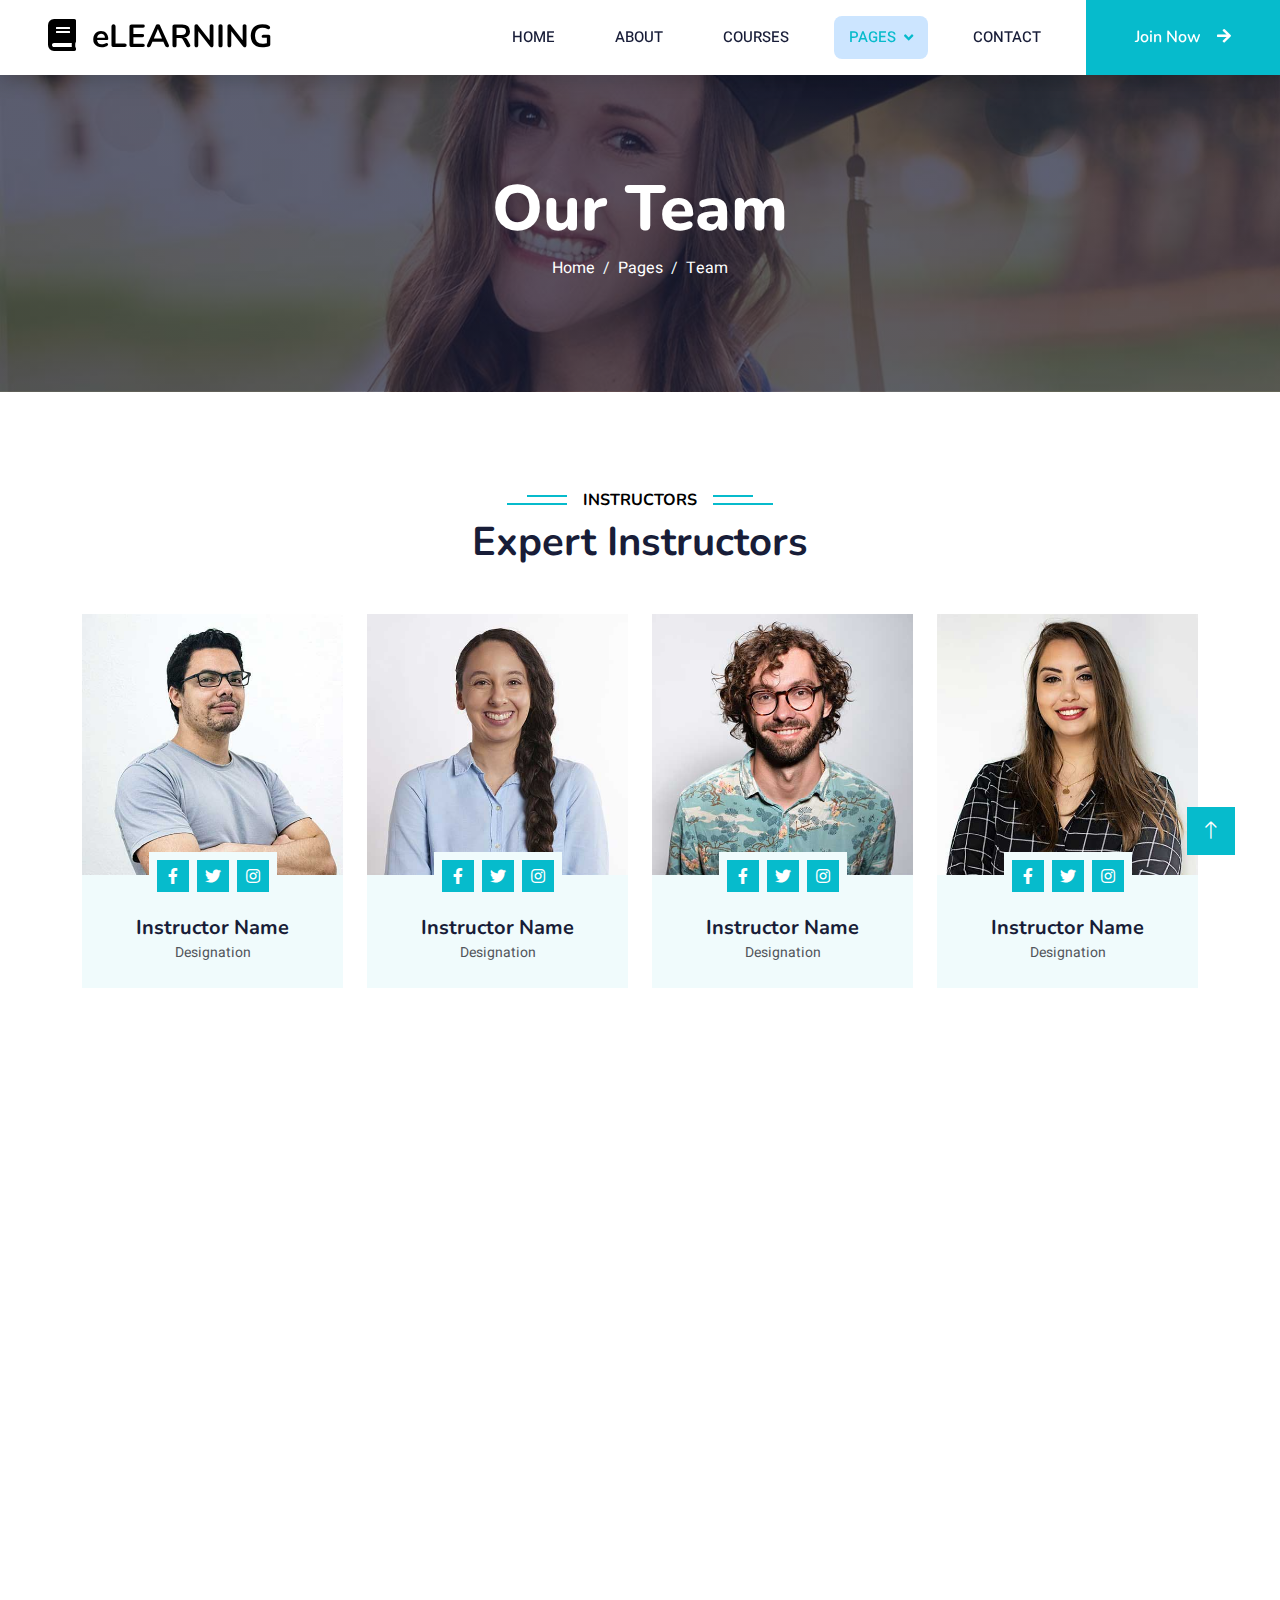
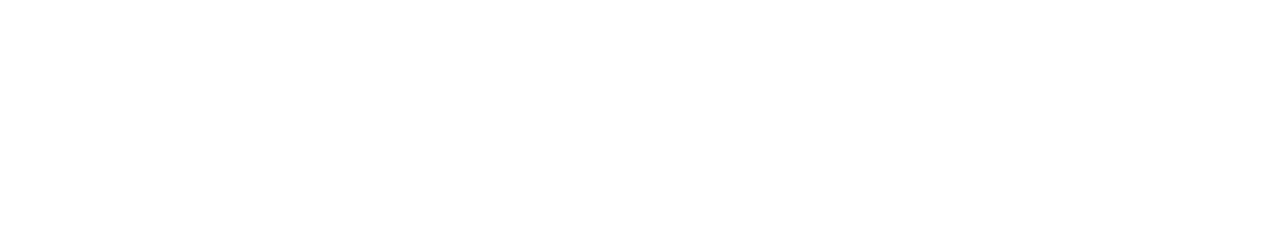
<file: public/ta/team.html>
<!DOCTYPE html>
<html lang="en">

<head>
    <meta charset="utf-8">
    <title>eLEARNING - eLearning HTML Template</title>
    <meta content="width=device-width, initial-scale=1.0" name="viewport">
    <meta content="" name="keywords">
    <meta content="" name="description">

    <!-- Favicon -->
    <link href="img/favicon.ico" rel="icon">

    <!-- Google Web Fonts -->
    <link rel="preconnect" href="https://fonts.googleapis.com">
    <link rel="preconnect" href="https://fonts.gstatic.com" crossorigin>
    <link href="https://fonts.googleapis.com/css2?family=Heebo:wght@400;500;600&family=Nunito:wght@600;700;800&display=swap" rel="stylesheet">

    <!-- Icon Font Stylesheet -->
    <link href="https://cdnjs.cloudflare.com/ajax/libs/font-awesome/5.10.0/css/all.min.css" rel="stylesheet">
    <link href="https://cdn.jsdelivr.net/npm/bootstrap-icons@1.4.1/font/bootstrap-icons.css" rel="stylesheet">

    <!-- Libraries Stylesheet -->
    <link href="lib/animate/animate.min.css" rel="stylesheet">
    <link href="lib/owlcarousel/assets/owl.carousel.min.css" rel="stylesheet">

    <!-- Customized Bootstrap Stylesheet -->
    <link href="css/bootstrap.min.css" rel="stylesheet">

    <!-- Template Stylesheet -->
    <link href="css/style.css" rel="stylesheet">
</head>

<body>
    <!-- Spinner Start -->
    <div id="spinner" class="show bg-white position-fixed translate-middle w-100 vh-100 top-50 start-50 d-flex align-items-center justify-content-center">
        <div class="spinner-border text-primary" style="width: 3rem; height: 3rem;" role="status">
            <span class="sr-only">Loading...</span>
        </div>
    </div>
    <!-- Spinner End -->


    <!-- Navbar Start -->
    <nav class="navbar navbar-expand-lg bg-white navbar-light shadow sticky-top p-0">
        <a href="index.html" class="navbar-brand d-flex align-items-center px-4 px-lg-5">
            <h2 class="m-0 text-primary"><i class="fa fa-book me-3"></i>eLEARNING</h2>
        </a>
        <button type="button" class="navbar-toggler me-4" data-bs-toggle="collapse" data-bs-target="#navbarCollapse">
            <span class="navbar-toggler-icon"></span>
        </button>
        <div class="collapse navbar-collapse" id="navbarCollapse">
            <div class="navbar-nav ms-auto p-4 p-lg-0">
                <a href="index.html" class="nav-item nav-link">Home</a>
                <a href="about.html" class="nav-item nav-link">About</a>
                <a href="courses.html" class="nav-item nav-link">Courses</a>
                <div class="nav-item dropdown">
                    <a href="#" class="nav-link dropdown-toggle active" data-bs-toggle="dropdown">Pages</a>
                    <div class="dropdown-menu fade-down m-0">
                        <a href="team.html" class="dropdown-item active">Our Team</a>
                        <a href="testimonial.html" class="dropdown-item">Testimonial</a>
                        <a href="404.html" class="dropdown-item">404 Page</a>
                    </div>
                </div>
                <a href="contact.html" class="nav-item nav-link">Contact</a>
            </div>
            <a href="" class="btn btn-primary py-4 px-lg-5 d-none d-lg-block">Join Now<i class="fa fa-arrow-right ms-3"></i></a>
        </div>
    </nav>
    <!-- Navbar End -->


    <!-- Header Start -->
    <div class="container-fluid bg-primary py-5 mb-5 page-header">
        <div class="container py-5">
            <div class="row justify-content-center">
                <div class="col-lg-10 text-center">
                    <h1 class="display-3 text-white animated slideInDown">Our Team</h1>
                    <nav aria-label="breadcrumb">
                        <ol class="breadcrumb justify-content-center">
                            <li class="breadcrumb-item"><a class="text-white" href="#">Home</a></li>
                            <li class="breadcrumb-item"><a class="text-white" href="#">Pages</a></li>
                            <li class="breadcrumb-item text-white active" aria-current="page">Team</li>
                        </ol>
                    </nav>
                </div>
            </div>
        </div>
    </div>
    <!-- Header End -->


    <!-- Team Start -->
    <div class="container-xxl py-5">
        <div class="container">
            <div class="text-center wow fadeInUp" data-wow-delay="0.1s">
                <h6 class="section-title bg-white text-center text-primary px-3">Instructors</h6>
                <h1 class="mb-5">Expert Instructors</h1>
            </div>
            <div class="row g-4">
                <div class="col-lg-3 col-md-6 wow fadeInUp" data-wow-delay="0.1s">
                    <div class="team-item bg-light">
                        <div class="overflow-hidden">
                            <img class="img-fluid" src="img/team-1.jpg" alt="">
                        </div>
                        <div class="position-relative d-flex justify-content-center" style="margin-top: -23px;">
                            <div class="bg-light d-flex justify-content-center pt-2 px-1">
                                <a class="btn btn-sm-square btn-primary mx-1" href=""><i class="fab fa-facebook-f"></i></a>
                                <a class="btn btn-sm-square btn-primary mx-1" href=""><i class="fab fa-twitter"></i></a>
                                <a class="btn btn-sm-square btn-primary mx-1" href=""><i class="fab fa-instagram"></i></a>
                            </div>
                        </div>
                        <div class="text-center p-4">
                            <h5 class="mb-0">Instructor Name</h5>
                            <small>Designation</small>
                        </div>
                    </div>
                </div>
                <div class="col-lg-3 col-md-6 wow fadeInUp" data-wow-delay="0.3s">
                    <div class="team-item bg-light">
                        <div class="overflow-hidden">
                            <img class="img-fluid" src="img/team-2.jpg" alt="">
                        </div>
                        <div class="position-relative d-flex justify-content-center" style="margin-top: -23px;">
                            <div class="bg-light d-flex justify-content-center pt-2 px-1">
                                <a class="btn btn-sm-square btn-primary mx-1" href=""><i class="fab fa-facebook-f"></i></a>
                                <a class="btn btn-sm-square btn-primary mx-1" href=""><i class="fab fa-twitter"></i></a>
                                <a class="btn btn-sm-square btn-primary mx-1" href=""><i class="fab fa-instagram"></i></a>
                            </div>
                        </div>
                        <div class="text-center p-4">
                            <h5 class="mb-0">Instructor Name</h5>
                            <small>Designation</small>
                        </div>
                    </div>
                </div>
                <div class="col-lg-3 col-md-6 wow fadeInUp" data-wow-delay="0.5s">
                    <div class="team-item bg-light">
                        <div class="overflow-hidden">
                            <img class="img-fluid" src="img/team-3.jpg" alt="">
                        </div>
                        <div class="position-relative d-flex justify-content-center" style="margin-top: -23px;">
                            <div class="bg-light d-flex justify-content-center pt-2 px-1">
                                <a class="btn btn-sm-square btn-primary mx-1" href=""><i class="fab fa-facebook-f"></i></a>
                                <a class="btn btn-sm-square btn-primary mx-1" href=""><i class="fab fa-twitter"></i></a>
                                <a class="btn btn-sm-square btn-primary mx-1" href=""><i class="fab fa-instagram"></i></a>
                            </div>
                        </div>
                        <div class="text-center p-4">
                            <h5 class="mb-0">Instructor Name</h5>
                            <small>Designation</small>
                        </div>
                    </div>
                </div>
                <div class="col-lg-3 col-md-6 wow fadeInUp" data-wow-delay="0.7s">
                    <div class="team-item bg-light">
                        <div class="overflow-hidden">
                            <img class="img-fluid" src="img/team-4.jpg" alt="">
                        </div>
                        <div class="position-relative d-flex justify-content-center" style="margin-top: -23px;">
                            <div class="bg-light d-flex justify-content-center pt-2 px-1">
                                <a class="btn btn-sm-square btn-primary mx-1" href=""><i class="fab fa-facebook-f"></i></a>
                                <a class="btn btn-sm-square btn-primary mx-1" href=""><i class="fab fa-twitter"></i></a>
                                <a class="btn btn-sm-square btn-primary mx-1" href=""><i class="fab fa-instagram"></i></a>
                            </div>
                        </div>
                        <div class="text-center p-4">
                            <h5 class="mb-0">Instructor Name</h5>
                            <small>Designation</small>
                        </div>
                    </div>
                </div>
                <div class="col-lg-3 col-md-6 wow fadeInUp" data-wow-delay="0.1s">
                    <div class="team-item bg-light">
                        <div class="overflow-hidden">
                            <img class="img-fluid" src="img/team-2.jpg" alt="">
                        </div>
                        <div class="position-relative d-flex justify-content-center" style="margin-top: -23px;">
                            <div class="bg-light d-flex justify-content-center pt-2 px-1">
                                <a class="btn btn-sm-square btn-primary mx-1" href=""><i class="fab fa-facebook-f"></i></a>
                                <a class="btn btn-sm-square btn-primary mx-1" href=""><i class="fab fa-twitter"></i></a>
                                <a class="btn btn-sm-square btn-primary mx-1" href=""><i class="fab fa-instagram"></i></a>
                            </div>
                        </div>
                        <div class="text-center p-4">
                            <h5 class="mb-0">Instructor Name</h5>
                            <small>Designation</small>
                        </div>
                    </div>
                </div>
                <div class="col-lg-3 col-md-6 wow fadeInUp" data-wow-delay="0.3s">
                    <div class="team-item bg-light">
                        <div class="overflow-hidden">
                            <img class="img-fluid" src="img/team-3.jpg" alt="">
                        </div>
                        <div class="position-relative d-flex justify-content-center" style="margin-top: -23px;">
                            <div class="bg-light d-flex justify-content-center pt-2 px-1">
                                <a class="btn btn-sm-square btn-primary mx-1" href=""><i class="fab fa-facebook-f"></i></a>
                                <a class="btn btn-sm-square btn-primary mx-1" href=""><i class="fab fa-twitter"></i></a>
                                <a class="btn btn-sm-square btn-primary mx-1" href=""><i class="fab fa-instagram"></i></a>
                            </div>
                        </div>
                        <div class="text-center p-4">
                            <h5 class="mb-0">Instructor Name</h5>
                            <small>Designation</small>
                        </div>
                    </div>
                </div>
                <div class="col-lg-3 col-md-6 wow fadeInUp" data-wow-delay="0.5s">
                    <div class="team-item bg-light">
                        <div class="overflow-hidden">
                            <img class="img-fluid" src="img/team-4.jpg" alt="">
                        </div>
                        <div class="position-relative d-flex justify-content-center" style="margin-top: -23px;">
                            <div class="bg-light d-flex justify-content-center pt-2 px-1">
                                <a class="btn btn-sm-square btn-primary mx-1" href=""><i class="fab fa-facebook-f"></i></a>
                                <a class="btn btn-sm-square btn-primary mx-1" href=""><i class="fab fa-twitter"></i></a>
                                <a class="btn btn-sm-square btn-primary mx-1" href=""><i class="fab fa-instagram"></i></a>
                            </div>
                        </div>
                        <div class="text-center p-4">
                            <h5 class="mb-0">Instructor Name</h5>
                            <small>Designation</small>
                        </div>
                    </div>
                </div>
                <div class="col-lg-3 col-md-6 wow fadeInUp" data-wow-delay="0.7s">
                    <div class="team-item bg-light">
                        <div class="overflow-hidden">
                            <img class="img-fluid" src="img/team-1.jpg" alt="">
                        </div>
                        <div class="position-relative d-flex justify-content-center" style="margin-top: -23px;">
                            <div class="bg-light d-flex justify-content-center pt-2 px-1">
                                <a class="btn btn-sm-square btn-primary mx-1" href=""><i class="fab fa-facebook-f"></i></a>
                                <a class="btn btn-sm-square btn-primary mx-1" href=""><i class="fab fa-twitter"></i></a>
                                <a class="btn btn-sm-square btn-primary mx-1" href=""><i class="fab fa-instagram"></i></a>
                            </div>
                        </div>
                        <div class="text-center p-4">
                            <h5 class="mb-0">Instructor Name</h5>
                            <small>Designation</small>
                        </div>
                    </div>
                </div>
            </div>
        </div>
    </div>
    <!-- Team End -->
        

    <!-- Footer Start -->
    <div class="container-fluid bg-dark text-light footer pt-5 mt-5 wow fadeIn" data-wow-delay="0.1s">
        <div class="container py-5">
            <div class="row g-5">
                <div class="col-lg-3 col-md-6">
                    <h4 class="text-white mb-3">Quick Link</h4>
                    <a class="btn btn-link" href="">About Us</a>
                    <a class="btn btn-link" href="">Contact Us</a>
                    <a class="btn btn-link" href="">Privacy Policy</a>
                    <a class="btn btn-link" href="">Terms & Condition</a>
                    <a class="btn btn-link" href="">FAQs & Help</a>
                </div>
                <div class="col-lg-3 col-md-6">
                    <h4 class="text-white mb-3">Contact</h4>
                    <p class="mb-2"><i class="fa fa-map-marker-alt me-3"></i>123 Street, New York, USA</p>
                    <p class="mb-2"><i class="fa fa-phone-alt me-3"></i>+012 345 67890</p>
                    <p class="mb-2"><i class="fa fa-envelope me-3"></i>info@example.com</p>
                    <div class="d-flex pt-2">
                        <a class="btn btn-outline-light btn-social" href=""><i class="fab fa-twitter"></i></a>
                        <a class="btn btn-outline-light btn-social" href=""><i class="fab fa-facebook-f"></i></a>
                        <a class="btn btn-outline-light btn-social" href=""><i class="fab fa-youtube"></i></a>
                        <a class="btn btn-outline-light btn-social" href=""><i class="fab fa-linkedin-in"></i></a>
                    </div>
                </div>
                <div class="col-lg-3 col-md-6">
                    <h4 class="text-white mb-3">Gallery</h4>
                    <div class="row g-2 pt-2">
                        <div class="col-4">
                            <img class="img-fluid bg-light p-1" src="img/course-1.jpg" alt="">
                        </div>
                        <div class="col-4">
                            <img class="img-fluid bg-light p-1" src="img/course-2.jpg" alt="">
                        </div>
                        <div class="col-4">
                            <img class="img-fluid bg-light p-1" src="img/course-3.jpg" alt="">
                        </div>
                        <div class="col-4">
                            <img class="img-fluid bg-light p-1" src="img/course-2.jpg" alt="">
                        </div>
                        <div class="col-4">
                            <img class="img-fluid bg-light p-1" src="img/course-3.jpg" alt="">
                        </div>
                        <div class="col-4">
                            <img class="img-fluid bg-light p-1" src="img/course-1.jpg" alt="">
                        </div>
                    </div>
                </div>
                <div class="col-lg-3 col-md-6">
                    <h4 class="text-white mb-3">Newsletter</h4>
                    <p>Dolor amet sit justo amet elitr clita ipsum elitr est.</p>
                    <div class="position-relative mx-auto" style="max-width: 400px;">
                        <input class="form-control border-0 w-100 py-3 ps-4 pe-5" type="text" placeholder="Your email">
                        <button type="button" class="btn btn-primary py-2 position-absolute top-0 end-0 mt-2 me-2">SignUp</button>
                    </div>
                </div>
            </div>
        </div>
        <div class="container">
            <div class="copyright">
                <div class="row">
                    <div class="col-md-6 text-center text-md-start mb-3 mb-md-0">
                        &copy; <a class="border-bottom" href="#">Your Site Name</a>, All Right Reserved.

                        <!--/*** This template is free as long as you keep the footer author’s credit link/attribution link/backlink. If you'd like to use the template without the footer author’s credit link/attribution link/backlink, you can purchase the Credit Removal License from "https://htmlcodex.com/credit-removal". Thank you for your support. ***/-->
                        Designed By <a class="border-bottom" href="https://htmlcodex.com">HTML Codex</a><br><br>
                        Distributed By <a class="border-bottom" href="https://themewagon.com">ThemeWagon</a>
                    </div>
                    <div class="col-md-6 text-center text-md-end">
                        <div class="footer-menu">
                            <a href="">Home</a>
                            <a href="">Cookies</a>
                            <a href="">Help</a>
                            <a href="">FQAs</a>
                        </div>
                    </div>
                </div>
            </div>
        </div>
    </div>
    <!-- Footer End -->


    <!-- Back to Top -->
    <a href="#" class="btn btn-lg btn-primary btn-lg-square back-to-top"><i class="bi bi-arrow-up"></i></a>


    <!-- JavaScript Libraries -->
    <script src="https://code.jquery.com/jquery-3.4.1.min.js"></script>
    <script src="https://cdn.jsdelivr.net/npm/bootstrap@5.0.0/dist/js/bootstrap.bundle.min.js"></script>
    <script src="lib/wow/wow.min.js"></script>
    <script src="lib/easing/easing.min.js"></script>
    <script src="lib/waypoints/waypoints.min.js"></script>
    <script src="lib/owlcarousel/owl.carousel.min.js"></script>

    <!-- Template Javascript -->
    <script src="js/main.js"></script>
</body>

</html>
</file>
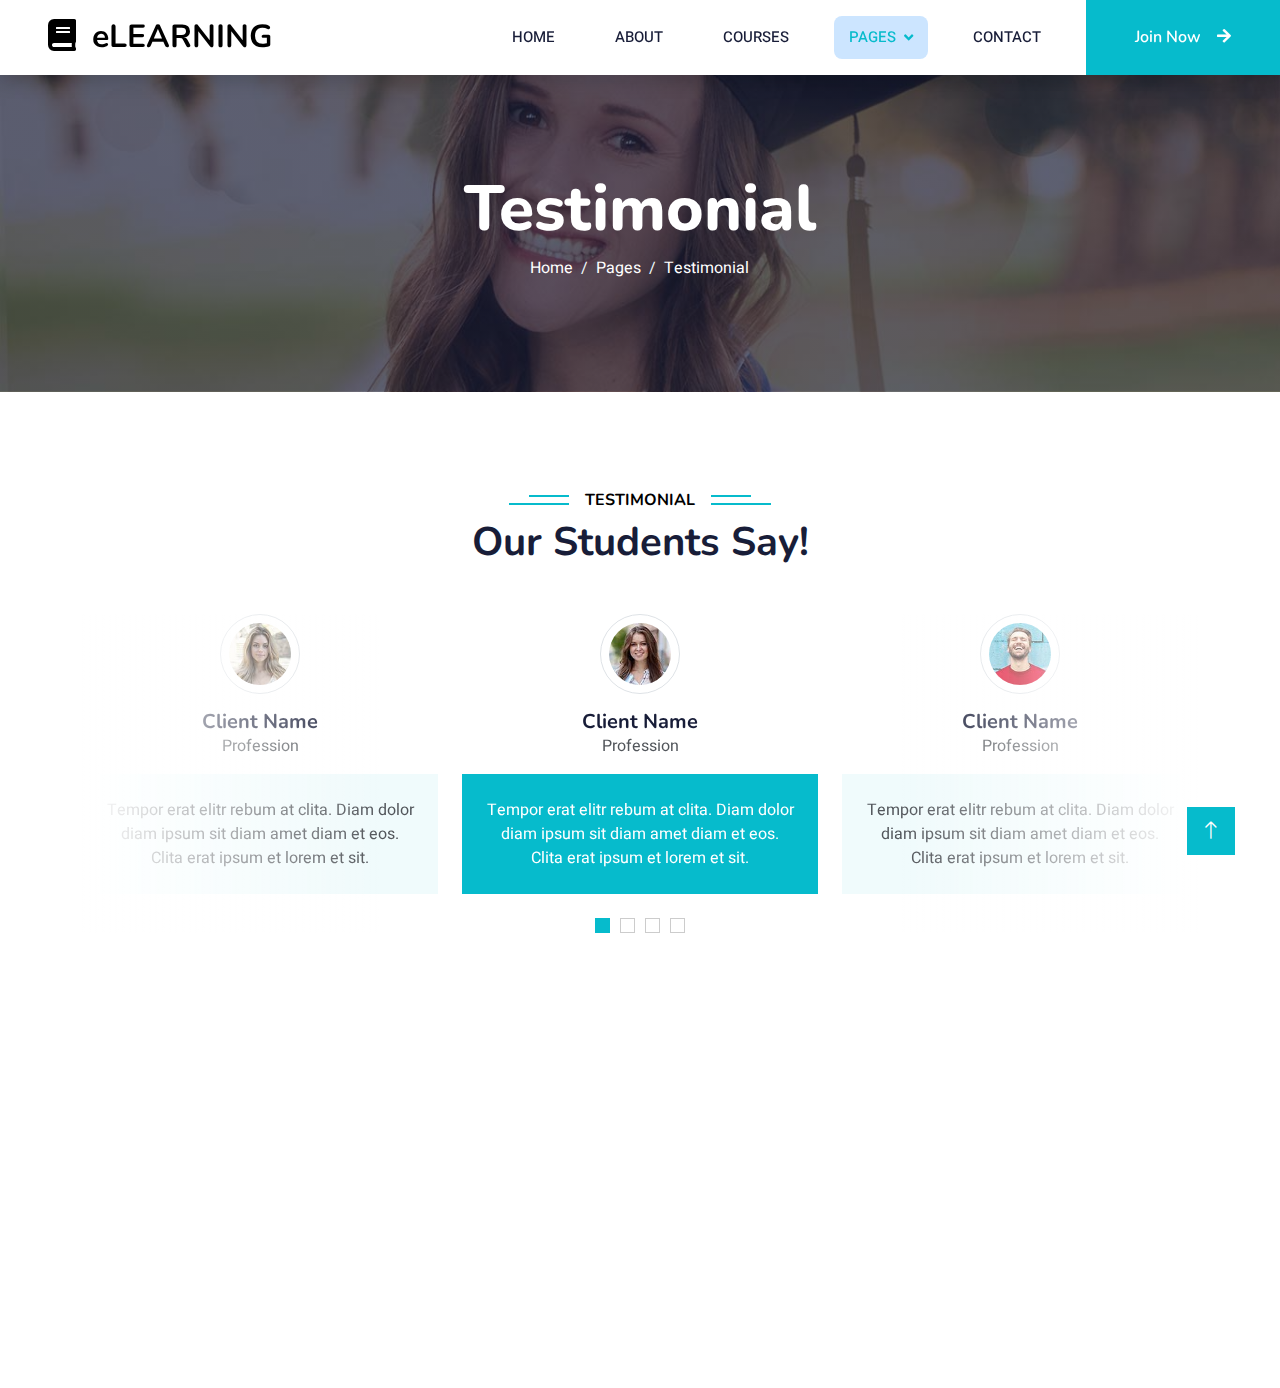
<file: public/ta/testimonial.html>
<!DOCTYPE html>
<html lang="en">

<head>
    <meta charset="utf-8">
    <title>eLEARNING - eLearning HTML Template</title>
    <meta content="width=device-width, initial-scale=1.0" name="viewport">
    <meta content="" name="keywords">
    <meta content="" name="description">

    <!-- Favicon -->
    <link href="img/favicon.ico" rel="icon">

    <!-- Google Web Fonts -->
    <link rel="preconnect" href="https://fonts.googleapis.com">
    <link rel="preconnect" href="https://fonts.gstatic.com" crossorigin>
    <link href="https://fonts.googleapis.com/css2?family=Heebo:wght@400;500;600&family=Nunito:wght@600;700;800&display=swap" rel="stylesheet">

    <!-- Icon Font Stylesheet -->
    <link href="https://cdnjs.cloudflare.com/ajax/libs/font-awesome/5.10.0/css/all.min.css" rel="stylesheet">
    <link href="https://cdn.jsdelivr.net/npm/bootstrap-icons@1.4.1/font/bootstrap-icons.css" rel="stylesheet">

    <!-- Libraries Stylesheet -->
    <link href="lib/animate/animate.min.css" rel="stylesheet">
    <link href="lib/owlcarousel/assets/owl.carousel.min.css" rel="stylesheet">

    <!-- Customized Bootstrap Stylesheet -->
    <link href="css/bootstrap.min.css" rel="stylesheet">

    <!-- Template Stylesheet -->
    <link href="css/style.css" rel="stylesheet">
</head>

<body>
    <!-- Spinner Start -->
    <div id="spinner" class="show bg-white position-fixed translate-middle w-100 vh-100 top-50 start-50 d-flex align-items-center justify-content-center">
        <div class="spinner-border text-primary" style="width: 3rem; height: 3rem;" role="status">
            <span class="sr-only">Loading...</span>
        </div>
    </div>
    <!-- Spinner End -->


    <!-- Navbar Start -->
    <nav class="navbar navbar-expand-lg bg-white navbar-light shadow sticky-top p-0">
        <a href="index.html" class="navbar-brand d-flex align-items-center px-4 px-lg-5">
            <h2 class="m-0 text-primary"><i class="fa fa-book me-3"></i>eLEARNING</h2>
        </a>
        <button type="button" class="navbar-toggler me-4" data-bs-toggle="collapse" data-bs-target="#navbarCollapse">
            <span class="navbar-toggler-icon"></span>
        </button>
        <div class="collapse navbar-collapse" id="navbarCollapse">
            <div class="navbar-nav ms-auto p-4 p-lg-0">
                <a href="index.html" class="nav-item nav-link">Home</a>
                <a href="about.html" class="nav-item nav-link">About</a>
                <a href="courses.html" class="nav-item nav-link">Courses</a>
                <div class="nav-item dropdown">
                    <a href="#" class="nav-link dropdown-toggle active" data-bs-toggle="dropdown">Pages</a>
                    <div class="dropdown-menu fade-down m-0">
                        <a href="team.html" class="dropdown-item">Our Team</a>
                        <a href="testimonial.html" class="dropdown-item active">Testimonial</a>
                        <a href="404.html" class="dropdown-item">404 Page</a>
                    </div>
                </div>
                <a href="contact.html" class="nav-item nav-link">Contact</a>
            </div>
            <a href="" class="btn btn-primary py-4 px-lg-5 d-none d-lg-block">Join Now<i class="fa fa-arrow-right ms-3"></i></a>
        </div>
    </nav>
    <!-- Navbar End -->


    <!-- Header Start -->
    <div class="container-fluid bg-primary py-5 mb-5 page-header">
        <div class="container py-5">
            <div class="row justify-content-center">
                <div class="col-lg-10 text-center">
                    <h1 class="display-3 text-white animated slideInDown">Testimonial</h1>
                    <nav aria-label="breadcrumb">
                        <ol class="breadcrumb justify-content-center">
                            <li class="breadcrumb-item"><a class="text-white" href="#">Home</a></li>
                            <li class="breadcrumb-item"><a class="text-white" href="#">Pages</a></li>
                            <li class="breadcrumb-item text-white active" aria-current="page">Testimonial</li>
                        </ol>
                    </nav>
                </div>
            </div>
        </div>
    </div>
    <!-- Header End -->


    <!-- Testimonial Start -->
    <div class="container-xxl py-5 wow fadeInUp" data-wow-delay="0.1s">
        <div class="container">
            <div class="text-center">
                <h6 class="section-title bg-white text-center text-primary px-3">Testimonial</h6>
                <h1 class="mb-5">Our Students Say!</h1>
            </div>
            <div class="owl-carousel testimonial-carousel position-relative">
                <div class="testimonial-item text-center">
                    <img class="border rounded-circle p-2 mx-auto mb-3" src="img/testimonial-1.jpg" style="width: 80px; height: 80px;">
                    <h5 class="mb-0">Client Name</h5>
                    <p>Profession</p>
                    <div class="testimonial-text bg-light text-center p-4">
                    <p class="mb-0">Tempor erat elitr rebum at clita. Diam dolor diam ipsum sit diam amet diam et eos. Clita erat ipsum et lorem et sit.</p>
                    </div>
                </div>
                <div class="testimonial-item text-center">
                    <img class="border rounded-circle p-2 mx-auto mb-3" src="img/testimonial-2.jpg" style="width: 80px; height: 80px;">
                    <h5 class="mb-0">Client Name</h5>
                    <p>Profession</p>
                    <div class="testimonial-text bg-light text-center p-4">
                    <p class="mb-0">Tempor erat elitr rebum at clita. Diam dolor diam ipsum sit diam amet diam et eos. Clita erat ipsum et lorem et sit.</p>
                    </div>
                </div>
                <div class="testimonial-item text-center">
                    <img class="border rounded-circle p-2 mx-auto mb-3" src="img/testimonial-3.jpg" style="width: 80px; height: 80px;">
                    <h5 class="mb-0">Client Name</h5>
                    <p>Profession</p>
                    <div class="testimonial-text bg-light text-center p-4">
                    <p class="mb-0">Tempor erat elitr rebum at clita. Diam dolor diam ipsum sit diam amet diam et eos. Clita erat ipsum et lorem et sit.</p>
                    </div>
                </div>
                <div class="testimonial-item text-center">
                    <img class="border rounded-circle p-2 mx-auto mb-3" src="img/testimonial-4.jpg" style="width: 80px; height: 80px;">
                    <h5 class="mb-0">Client Name</h5>
                    <p>Profession</p>
                    <div class="testimonial-text bg-light text-center p-4">
                    <p class="mb-0">Tempor erat elitr rebum at clita. Diam dolor diam ipsum sit diam amet diam et eos. Clita erat ipsum et lorem et sit.</p>
                    </div>
                </div>
            </div>
        </div>
    </div>
    <!-- Testimonial End -->
        

    <!-- Footer Start -->
    <div class="container-fluid bg-dark text-light footer pt-5 mt-5 wow fadeIn" data-wow-delay="0.1s">
        <div class="container py-5">
            <div class="row g-5">
                <div class="col-lg-3 col-md-6">
                    <h4 class="text-white mb-3">Quick Link</h4>
                    <a class="btn btn-link" href="">About Us</a>
                    <a class="btn btn-link" href="">Contact Us</a>
                    <a class="btn btn-link" href="">Privacy Policy</a>
                    <a class="btn btn-link" href="">Terms & Condition</a>
                    <a class="btn btn-link" href="">FAQs & Help</a>
                </div>
                <div class="col-lg-3 col-md-6">
                    <h4 class="text-white mb-3">Contact</h4>
                    <p class="mb-2"><i class="fa fa-map-marker-alt me-3"></i>123 Street, New York, USA</p>
                    <p class="mb-2"><i class="fa fa-phone-alt me-3"></i>+012 345 67890</p>
                    <p class="mb-2"><i class="fa fa-envelope me-3"></i>info@example.com</p>
                    <div class="d-flex pt-2">
                        <a class="btn btn-outline-light btn-social" href=""><i class="fab fa-twitter"></i></a>
                        <a class="btn btn-outline-light btn-social" href=""><i class="fab fa-facebook-f"></i></a>
                        <a class="btn btn-outline-light btn-social" href=""><i class="fab fa-youtube"></i></a>
                        <a class="btn btn-outline-light btn-social" href=""><i class="fab fa-linkedin-in"></i></a>
                    </div>
                </div>
                <div class="col-lg-3 col-md-6">
                    <h4 class="text-white mb-3">Gallery</h4>
                    <div class="row g-2 pt-2">
                        <div class="col-4">
                            <img class="img-fluid bg-light p-1" src="img/course-1.jpg" alt="">
                        </div>
                        <div class="col-4">
                            <img class="img-fluid bg-light p-1" src="img/course-2.jpg" alt="">
                        </div>
                        <div class="col-4">
                            <img class="img-fluid bg-light p-1" src="img/course-3.jpg" alt="">
                        </div>
                        <div class="col-4">
                            <img class="img-fluid bg-light p-1" src="img/course-2.jpg" alt="">
                        </div>
                        <div class="col-4">
                            <img class="img-fluid bg-light p-1" src="img/course-3.jpg" alt="">
                        </div>
                        <div class="col-4">
                            <img class="img-fluid bg-light p-1" src="img/course-1.jpg" alt="">
                        </div>
                    </div>
                </div>
                <div class="col-lg-3 col-md-6">
                    <h4 class="text-white mb-3">Newsletter</h4>
                    <p>Dolor amet sit justo amet elitr clita ipsum elitr est.</p>
                    <div class="position-relative mx-auto" style="max-width: 400px;">
                        <input class="form-control border-0 w-100 py-3 ps-4 pe-5" type="text" placeholder="Your email">
                        <button type="button" class="btn btn-primary py-2 position-absolute top-0 end-0 mt-2 me-2">SignUp</button>
                    </div>
                </div>
            </div>
        </div>
        <div class="container">
            <div class="copyright">
                <div class="row">
                    <div class="col-md-6 text-center text-md-start mb-3 mb-md-0">
                        &copy; <a class="border-bottom" href="#">Your Site Name</a>, All Right Reserved.

                        <!--/*** This template is free as long as you keep the footer author’s credit link/attribution link/backlink. If you'd like to use the template without the footer author’s credit link/attribution link/backlink, you can purchase the Credit Removal License from "https://htmlcodex.com/credit-removal". Thank you for your support. ***/-->
                        Designed By <a class="border-bottom" href="https://htmlcodex.com">HTML Codex</a><br><br>
                        Distributed By <a class="border-bottom" href="https://themewagon.com">ThemeWagon</a>
                    </div>
                    <div class="col-md-6 text-center text-md-end">
                        <div class="footer-menu">
                            <a href="">Home</a>
                            <a href="">Cookies</a>
                            <a href="">Help</a>
                            <a href="">FQAs</a>
                        </div>
                    </div>
                </div>
            </div>
        </div>
    </div>
    <!-- Footer End -->


    <!-- Back to Top -->
    <a href="#" class="btn btn-lg btn-primary btn-lg-square back-to-top"><i class="bi bi-arrow-up"></i></a>


    <!-- JavaScript Libraries -->
    <script src="https://code.jquery.com/jquery-3.4.1.min.js"></script>
    <script src="https://cdn.jsdelivr.net/npm/bootstrap@5.0.0/dist/js/bootstrap.bundle.min.js"></script>
    <script src="lib/wow/wow.min.js"></script>
    <script src="lib/easing/easing.min.js"></script>
    <script src="lib/waypoints/waypoints.min.js"></script>
    <script src="lib/owlcarousel/owl.carousel.min.js"></script>

    <!-- Template Javascript -->
    <script src="js/main.js"></script>
</body>

</html>
</file>
<file: public/admin/assets/css/demo.css>
.gg-check {
  box-sizing: border-box;
  position: relative;
  display: block;
  transform: scale(var(--ggs, 1));
  width: 22px;
  height: 22px;
  border: 2px solid transparent;
  border-radius: 100px; }
  .gg-check::after {
    content: "";
    display: block;
    box-sizing: border-box;
    position: absolute;
    left: 3px;
    top: -1px;
    width: 6px;
    height: 10px;
    border-width: 0 2px 2px 0;
    border-style: solid;
    transform-origin: bottom left;
    transform: rotate(45deg); }

.custom-template {
  position: fixed;
  top: 50%;
  transform: translateY(-50%);
  right: -325px;
  width: 325px;
  height: max-content;
  display: block;
  z-index: 1;
  background: #ffffff;
  transition: all .3s;
  z-index: 1003;
  box-shadow: -1px 1px 20px rgba(69, 65, 78, 0.15);
  border-top-left-radius: 5px;
  border-bottom-left-radius: 5px;
  transition: all .5s; }
  .custom-template.open {
    right: 0px; }
  .custom-template .custom-toggle {
    position: absolute;
    width: 45px;
    height: 45px;
    background: #5867dd;
    top: 50%;
    left: -45px;
    transform: translateY(-50%);
    display: flex;
    align-items: center;
    justify-content: center;
    text-align: center;
    border-top-left-radius: 30px;
    border-bottom-left-radius: 30px;
    /*border-right: 1px solid #177dff;*/
    cursor: pointer;
    color: #ffffff;
    box-shadow: -5px 5px 20px rgba(69, 65, 78, 0.21); }
    .custom-template .custom-toggle i {
      font-size: 20px;
      animation: 1.3s spin linear infinite; }
  .custom-template .title {
    padding: 15px;
    text-align: left;
    font-size: 16px;
    font-weight: 600;
    color: #ffffff;
    border-top-left-radius: 5px;
    border-bottom: 1px solid #ebedf2;
    background: #5867dd; }
  .custom-template .custom-content {
    padding: 20px 15px;
    max-height: calc(100vh - 90px);
    overflow: auto; }
  .custom-template .switcher {
    padding: 5px 0; }
  .custom-template .switch-block h4 {
    font-size: 13px;
    font-weight: 600;
    color: #444;
    line-height: 1.3;
    margin-bottom: 0;
    text-transform: uppercase; }
  .custom-template .btnSwitch {
    margin-top: 20px;
    margin-bottom: 25px; }
    .custom-template .btnSwitch button {
      border: 0px;
      height: 22px;
      width: 22px;
      outline: 0;
      margin-right: 6px;
      margin-bottom: 6px;
      cursor: pointer;
      padding: 0;
      border-radius: 50%;
      border: 2px solid #ededed;
      position: relative;
      transition: all .2s; }
      .custom-template .btnSwitch button:hover {
        border-color: #0bf; }
      .custom-template .btnSwitch button.selected {
        border-color: #0bf;
        display: inline-flex;
        align-items: center; }
      .custom-template .btnSwitch button:not([data-color="white"], [data-color="bg1"], [data-color="bg2"], [data-color="bg3"]) .gg-check:after {
        border-color: #fff; }
  .custom-template .img-pick {
    padding: 4px;
    min-height: 100px;
    border-radius: 5px;
    cursor: pointer; }
    .custom-template .img-pick img {
      height: 100%;
      height: 100px;
      width: 100%;
      border-radius: 5px;
      border: 2px solid transparent; }
    .custom-template .img-pick:hover img, .custom-template .img-pick.active img {
      border-color: #177dff; }

.demo .btn, .demo .progress {
  margin-bottom: 15px !important; }
.demo .form-check-label, .demo .form-radio-label, .demo .toggle, .demo .btn-group {
  margin-right: 15px; }
.demo #slider {
  margin-bottom: 15px; }

.table-typo tbody > tr > td {
  border-color: #fafafa; }
  .table-typo tbody > tr > td:first-child {
    min-width: 200px;
    vertical-align: bottom; }
    .table-typo tbody > tr > td:first-child p {
      font-size: 14px;
      color: #333; }

.demo-icon {
  display: flex;
  flex-direction: row;
  align-items: center;
  margin-bottom: 20px;
  padding: 10px;
  transition: all .2s; }
  .demo-icon:hover {
    background-color: #f4f5f8;
    border-radius: 3px; }
  .demo-icon .icon-preview {
    font-size: 1.8rem;
    margin-right: 10px;
    line-height: 1;
    color: #333439; }

body[data-background-color="dark"] .demo-icon .icon-preview {
  color: #969696; }

.demo-icon .icon-class {
  font-weight: 300;
  font-size: 13px;
  color: #777; }

body[data-background-color="dark"] .demo-icon .icon-class {
  color: #a9a8a8; }

.form-show-notify .form-control {
  margin-bottom: 15px; }
.form-show-notify label {
  padding-top: 0.65rem; }

.map-demo {
  height: 300px; }

#instructions li {
  padding: 5px 0; }

.row-demo-grid {
  margin-bottom: 15px; }
  .row-demo-grid [class^="col"] {
    text-align: center; }
    .row-demo-grid [class^="col"] .card-body {
      background: #ddd; }

.btnSwitch button[data-color="white"] {
  background-color: #fff; }
.btnSwitch button[data-color="grey"] {
  background-color: #f1f1f1; }
.btnSwitch button[data-color="black"] {
  background-color: #191919; }
.btnSwitch button[data-color="dark"] {
  background-color: #1a2035; }
.btnSwitch button[data-color="blue"] {
  background-color: #1572E8; }
.btnSwitch button[data-color="purple"] {
  background-color: #6861CE; }
.btnSwitch button[data-color="light-blue"] {
  background-color: #48ABF7; }
.btnSwitch button[data-color="green"] {
  background-color: #31CE36; }
.btnSwitch button[data-color="orange"] {
  background-color: #FFAD46; }
.btnSwitch button[data-color="red"] {
  background-color: #F25961; }
.btnSwitch button[data-color="dark2"] {
  background-color: #1f283e; }
.btnSwitch button[data-color="blue2"] {
  background-color: #1269DB; }
.btnSwitch button[data-color="purple2"] {
  background-color: #5C55BF; }
.btnSwitch button[data-color="light-blue2"] {
  background-color: #3697E1; }
.btnSwitch button[data-color="green2"] {
  background-color: #2BB930; }
.btnSwitch button[data-color="orange2"] {
  background-color: #FF9E27; }
.btnSwitch button[data-color="red2"] {
  background-color: #EA4d56; }
.btnSwitch button[data-color="bg1"] {
  background-color: #fafafa; }
.btnSwitch button[data-color="bg2"] {
  background-color: #fff; }
.btnSwitch button[data-color="bg3"] {
  background-color: #f1f1f1; }

#modalShowcase .btn-close {
  background: #ff0000;
  opacity: 0.7;
  display: flex; }
  #modalShowcase .btn-close svg {
    fill: #fff;
    width: 16px;
    height: 16px; }
#modalShowcase .preview-showcase {
  background: #F1F1F4;
  border-radius: 8px;
  padding: 24px 32px;
  padding-bottom: 0;
  padding-right: 0;
  overflow: hidden;
  transition: all .3s ease; }
  #modalShowcase .preview-showcase:hover {
    transform: translateY(-2.5%);
    background: #e9f6f9; }
#modalShowcase .preview-title {
  color: #071437;
  font-weight: 700;
  font-size: 16px;
  margin-bottom: 22.750px; }
#modalShowcase .preview-img {
  width: 100% !important;
  height: auto;
  object-fit: cover;
  transition: all .3s ease; }

#checkOutMoreDemos {
  display: flex;
  position: fixed;
  bottom: 12px;
  right: 12px;
  background: #fff;
  color: #252F4A;
  font-weight: 600;
  flex-direction: column;
  align-items: center;
  justify-content: center;
  width: 66px;
  height: 70px;
  font-size: 12px;
  box-shadow: -5px 5px 20px rgba(69, 65, 78, 0.21); }
  #checkOutMoreDemos i {
    width: 23px;
    height: 23px;
    font-size: 16px;
    margin-bottom: 0.5rem !important;
    padding-top: 0.25rem !important; }
  #checkOutMoreDemos:hover {
    background: #1e2129;
    color: #fff;
    opacity: 1;
    transition: color .2s ease; }

@media screen and (max-width: 1200px) {
  #modalShowcase .modal-dialog {
    padding: 3rem !important; } }
@media screen and (max-width: 550px) {
  .table-typo tr td {
    display: flex;
    align-items: center;
    word-break: break-word; }
    .table-typo tr td:first-child p {
      margin-bottom: 0px; }

  #modalShowcase .modal-dialog {
    padding: 32px !important; }
  #modalShowcase h3 {
    font-size: 16px; }
  #modalShowcase .preview-showcase {
    padding: 24px;
    padding-right: 0;
    padding-bottom: 0; } }
@media screen and (max-width: 576px) {
  .custom-template .custom-content {
    overflow: auto; }

  .form-show-notify > .text-right, .form-show-validation > .text-right {
    text-align: left !important; } }
@media screen and (max-width: 400px) {
  .custom-template {
    width: 85% !important;
    right: -85%; } }

/*# sourceMappingURL=demo.css.map */
</file>
<file: public/ta/css/style.css>
/********** Template CSS **********/
:root {
    --primary: #06BBCC;
    --light: #F0FBFC;
    --dark: #181d38;
}

.fw-medium {
    font-weight: 600 !important;
}

.fw-semi-bold {
    font-weight: 700 !important;
}

.back-to-top {
    position: fixed;
    display: none;
    right: 45px;
    bottom: 45px;
    z-index: 99;
}


/*** Spinner ***/
#spinner {
    opacity: 0;
    visibility: hidden;
    transition: opacity .5s ease-out, visibility 0s linear .5s;
    z-index: 99999;
}

#spinner.show {
    transition: opacity .5s ease-out, visibility 0s linear 0s;
    visibility: visible;
    opacity: 1;
}


/*** Button ***/
.btn {
    font-family: 'Nunito', sans-serif;
    font-weight: 600;
    transition: .5s;
}

.btn.btn-primary,
.btn.btn-secondary {
    color: #FFFFFF;
}

.btn-square {
    width: 38px;
    height: 38px;
}

.btn-sm-square {
    width: 32px;
    height: 32px;
}

.btn-lg-square {
    width: 48px;
    height: 48px;
}

.btn-square,
.btn-sm-square,
.btn-lg-square {
    padding: 0;
    display: flex;
    align-items: center;
    justify-content: center;
    font-weight: normal;
    border-radius: 0px;
}


/*** Navbar ***/
.navbar .dropdown-toggle::after {
    border: none;
    content: "\f107";
    font-family: "Font Awesome 5 Free";
    font-weight: 900;
    vertical-align: middle;
    margin-left: 8px;
}

.navbar-light .navbar-nav .nav-link {
    margin-right: 30px;
    padding: 25px 0;
    color: #FFFFFF;
    font-size: 15px;
    text-transform: uppercase;
    outline: none;
}

.navbar-light .navbar-nav .nav-link:hover,
.navbar-light .navbar-nav .nav-link.active {
    color: var(--primary);
}

@media (max-width: 991.98px) {
    .navbar-light .navbar-nav .nav-link  {
        margin-right: 0;
        padding: 10px 0;
    }

    .navbar-light .navbar-nav {
        border-top: 1px solid #EEEEEE;
    }
}

.navbar-light .navbar-brand,
.navbar-light a.btn {
    height: 75px;
}

.navbar-light .navbar-nav .nav-link {
    color: var(--dark);
    font-weight: 500;
}

.navbar-light.sticky-top {
    top: -100px;
    transition: .5s;
}

@media (min-width: 992px) {
    .navbar .nav-item .dropdown-menu {
        display: block;
        margin-top: 0;
        opacity: 0;
        visibility: hidden;
        transition: .5s;
    }

    .navbar .dropdown-menu.fade-down {
        top: 100%;
        transform: rotateX(-75deg);
        transform-origin: 0% 0%;
    }

    .navbar .nav-item:hover .dropdown-menu {
        top: 100%;
        transform: rotateX(0deg);
        visibility: visible;
        transition: .5s;
        opacity: 1;
    }
    .navbar .nav-item:hover .dropdown-menu {
        top: 100%;
        transform: rotateX(0deg);
        visibility: visible;
        transition: .5s;
        opacity: 1;
    }
    /* Hapus padding besar default */
.navbar-light .navbar-nav .nav-link {
    margin-right: 30px;
    padding: 10px 15px; /* kecil agar tidak terlalu tinggi */
    color: var(--dark);
    font-weight: 500;
    transition: all 0.2s ease-in-out;
    border-radius: 8px;
}

/* Warna saat hover */
.navbar-light .navbar-nav .nav-link:hover {
    background-color: #e0f0ff;
    color: var(--primary);
}

/* Warna saat halaman aktif */
.navbar-light .navbar-nav .nav-link.active {
    background-color: #cce5ff;
    color: var(--primary) !important;
}
    .welcome-box {
    background-color: rgb(43, 114, 149);
    border-radius: 10px;
    padding: 20px;
    display: inline-block; /* agar lebar menyesuaikan konten */
    color: white;
}

}
/* Navbar end */

/* === General Carousel Styles === */
.header-carousel .owl-nav {
    position: absolute;
    top: 50%;
    width: 100%;
    display: flex;
    justify-content: space-between;
    padding: 0 15px;
    transform: translateY(-50%);
    z-index: 1000;
}

/* Gaya tombol panah */
.header-carousel .owl-nav .owl-prev,
.header-carousel .owl-nav .owl-next {
    width: 45px;
    height: 45px;
    background-color: #06BBCC;
    color: white;
    border-radius: 8px;
    display: flex;
    justify-content: center;
    align-items: center;
    font-size: 20px;
    box-shadow: 0 2px 6px rgba(0,0,0,0.2);
}

/* Hover effect */
.header-carousel .owl-nav .owl-prev:hover,
.header-carousel .owl-nav .owl-next:hover {
    background: var(--primary);
    border-color: var(--primary);
}

/* === Responsive (Mobile) === */
/* MOBILE: Kecilkan tombol dan pindahkan ke bawah kanan */
@media (max-width: 767.98px) {
    .header-carousel .owl-nav {
        top: auto;
        bottom: 15px;
        justify-content: flex-end;
        padding-right: 20px;
    }

    .header-carousel .owl-nav .owl-prev,
    .header-carousel .owl-nav .owl-next {
        width: 36px;
        height: 36px;
        font-size: 16px;
    }
}

    .header-carousel h1 {
        font-size: 1.5rem;
    }

    .header-carousel p {
        font-size: 0.9rem;
    }

    .carousel-image {
    width: 100%;
    height: 100%;
    object-fit: cover;
}


@media (max-width: 767.98px) {
    .carousel-image {
        height: 300px;
    }
}



/*** Page Header Styling ***/
.page-header {
    background: linear-gradient(rgba(24, 29, 56, 0.7), rgba(24, 29, 56, 0.7)),
                url(../img/carousel-1.jpg);
    background-position: center center;
    background-repeat: no-repeat;
    background-size: cover;
}

.page-header-inner {
    background: rgba(15, 23, 43, 0.7);
}

/*** Breadcrumb Separator Color ***/
.breadcrumb-item + .breadcrumb-item::before {
    color: var(--light);
}



/*** Section Title ***/
.section-title {
    position: relative;
    display: inline-block;
    text-transform: uppercase;
}

.section-title::before {
    position: absolute;
    content: "";
    width: calc(100% + 80px);
    height: 2px;
    top: 4px;
    left: -40px;
    background: var(--primary);
    z-index: -1;
}

.section-title::after {
    position: absolute;
    content: "";
    width: calc(100% + 120px);
    height: 2px;
    bottom: 5px;
    left: -60px;
    background: var(--primary);
    z-index: -1;
}

.section-title.text-start::before {
    width: calc(100% + 40px);
    left: 0;
}

.section-title.text-start::after {
    width: calc(100% + 60px);
    left: 0;
}


/*** Service ***/
.service-item {
    background: var(--light);
    transition: .5s;
}

.service-item:hover {
    margin-top: -10px;
    background: var(--primary);
}

.service-item * {
    transition: .5s;
}

.service-item:hover * {
    color: var(--light) !important;
}
    .text-lightblue {
        color: #5bc0de;
    }

    .facility-item {
        transition: transform 0.2s ease, box-shadow 0.2s ease;
    }

    .facility-item:hover {
        transform: translateY(-5px);
        box-shadow: 0 8px 15px rgba(0, 0, 0, 0.2);
    }


.zoom-container {
    overflow: hidden;
    cursor: zoom-in;
}

.zoom-container img {
    transition: transform 0.3s ease;
}

.zoom-container:hover img {
    transform: scale(1.5); /* Ubah ukuran zoom sesuai keinginan */
    cursor: zoom-out;
}
.container-fluid.footer {
  max-width: 100% !important;
  padding: 0 !important;
  margin: 0 !important;
}



/*** Categories & Courses ***/
.category img,
.course-item img {
    transition: .5s;
}

.category a:hover img,
.course-item:hover img {
    transform: scale(1.1);
}


/*** Team ***/
.team-item img {
    transition: .5s;
}

.team-item:hover img {
    transform: scale(1.1);
}


/*** Testimonial ***/
.testimonial-carousel::before {
    position: absolute;
    content: "";
    top: 0;
    left: 0;
    height: 100%;
    width: 0;
    background: linear-gradient(to right, rgba(255, 255, 255, 1) 0%, rgba(255, 255, 255, 0) 100%);
    z-index: 1;
}

.testimonial-carousel::after {
    position: absolute;
    content: "";
    top: 0;
    right: 0;
    height: 100%;
    width: 0;
    background: linear-gradient(to left, rgba(255, 255, 255, 1) 0%, rgba(255, 255, 255, 0) 100%);
    z-index: 1;
}

@media (min-width: 768px) {
    .testimonial-carousel::before,
    .testimonial-carousel::after {
        width: 200px;
    }
}

@media (min-width: 992px) {
    .testimonial-carousel::before,
    .testimonial-carousel::after {
        width: 300px;
    }
}

.testimonial-carousel .owl-item .testimonial-text,
.testimonial-carousel .owl-item.center .testimonial-text * {
    transition: .5s;
}

.testimonial-carousel .owl-item.center .testimonial-text {
    background: var(--primary) !important;
}

.testimonial-carousel .owl-item.center .testimonial-text * {
    color: #FFFFFF !important;
}

.testimonial-carousel .owl-dots {
    margin-top: 24px;
    display: flex;
    align-items: flex-end;
    justify-content: center;
}

.testimonial-carousel .owl-dot {
    position: relative;
    display: inline-block;
    margin: 0 5px;
    width: 15px;
    height: 15px;
    border: 1px solid #CCCCCC;
    transition: .5s;
}

.testimonial-carousel .owl-dot.active {
    background: var(--primary);
    border-color: var(--primary);
}


/*** Footer ***/
.footer .btn.btn-social {
    margin-right: 5px;
    width: 35px;
    height: 35px;
    display: flex;
    align-items: center;
    justify-content: center;
    color: var(--light);
    font-weight: normal;
    border: 1px solid #FFFFFF;
    border-radius: 35px;
    transition: .3s;
}

.footer .btn.btn-social:hover {
    color: var(--primary);
}

.footer .btn.btn-link {
    display: block;
    margin-bottom: 5px;
    padding: 0;
    text-align: left;
    color: #FFFFFF;
    font-size: 15px;
    font-weight: normal;
    text-transform: capitalize;
    transition: .3s;
}

.footer .btn.btn-link::before {
    position: relative;
    content: "\f105";
    font-family: "Font Awesome 5 Free";
    font-weight: 900;
    margin-right: 10px;
}

.footer .btn.btn-link:hover {
    letter-spacing: 1px;
    box-shadow: none;
}

.footer .copyright {
    padding: 25px 0;
    font-size: 15px;
    border-top: 1px solid rgba(256, 256, 256, .1);
}

.footer .copyright a {
    color: var(--light);
}

.footer .footer-menu a {
    margin-right: 15px;
    padding-right: 15px;
    border-right: 1px solid rgba(255, 255, 255, .1);
}

.footer .footer-menu a:last-child {
    margin-right: 0;
    padding-right: 0;
    border-right: none;
}

@media (max-width: 768px) {
  .custom-navbar-toggler {
    position: fixed;
    bottom: 20px;
    left: 50%;
    transform: translateX(-50%);
    z-index: 9999;
    background-color: #007bff; /* atau warna yang kamu mau */
    color: white;
    border-radius: 8px;
    padding: 10px 15px;
  }
}
</file>
